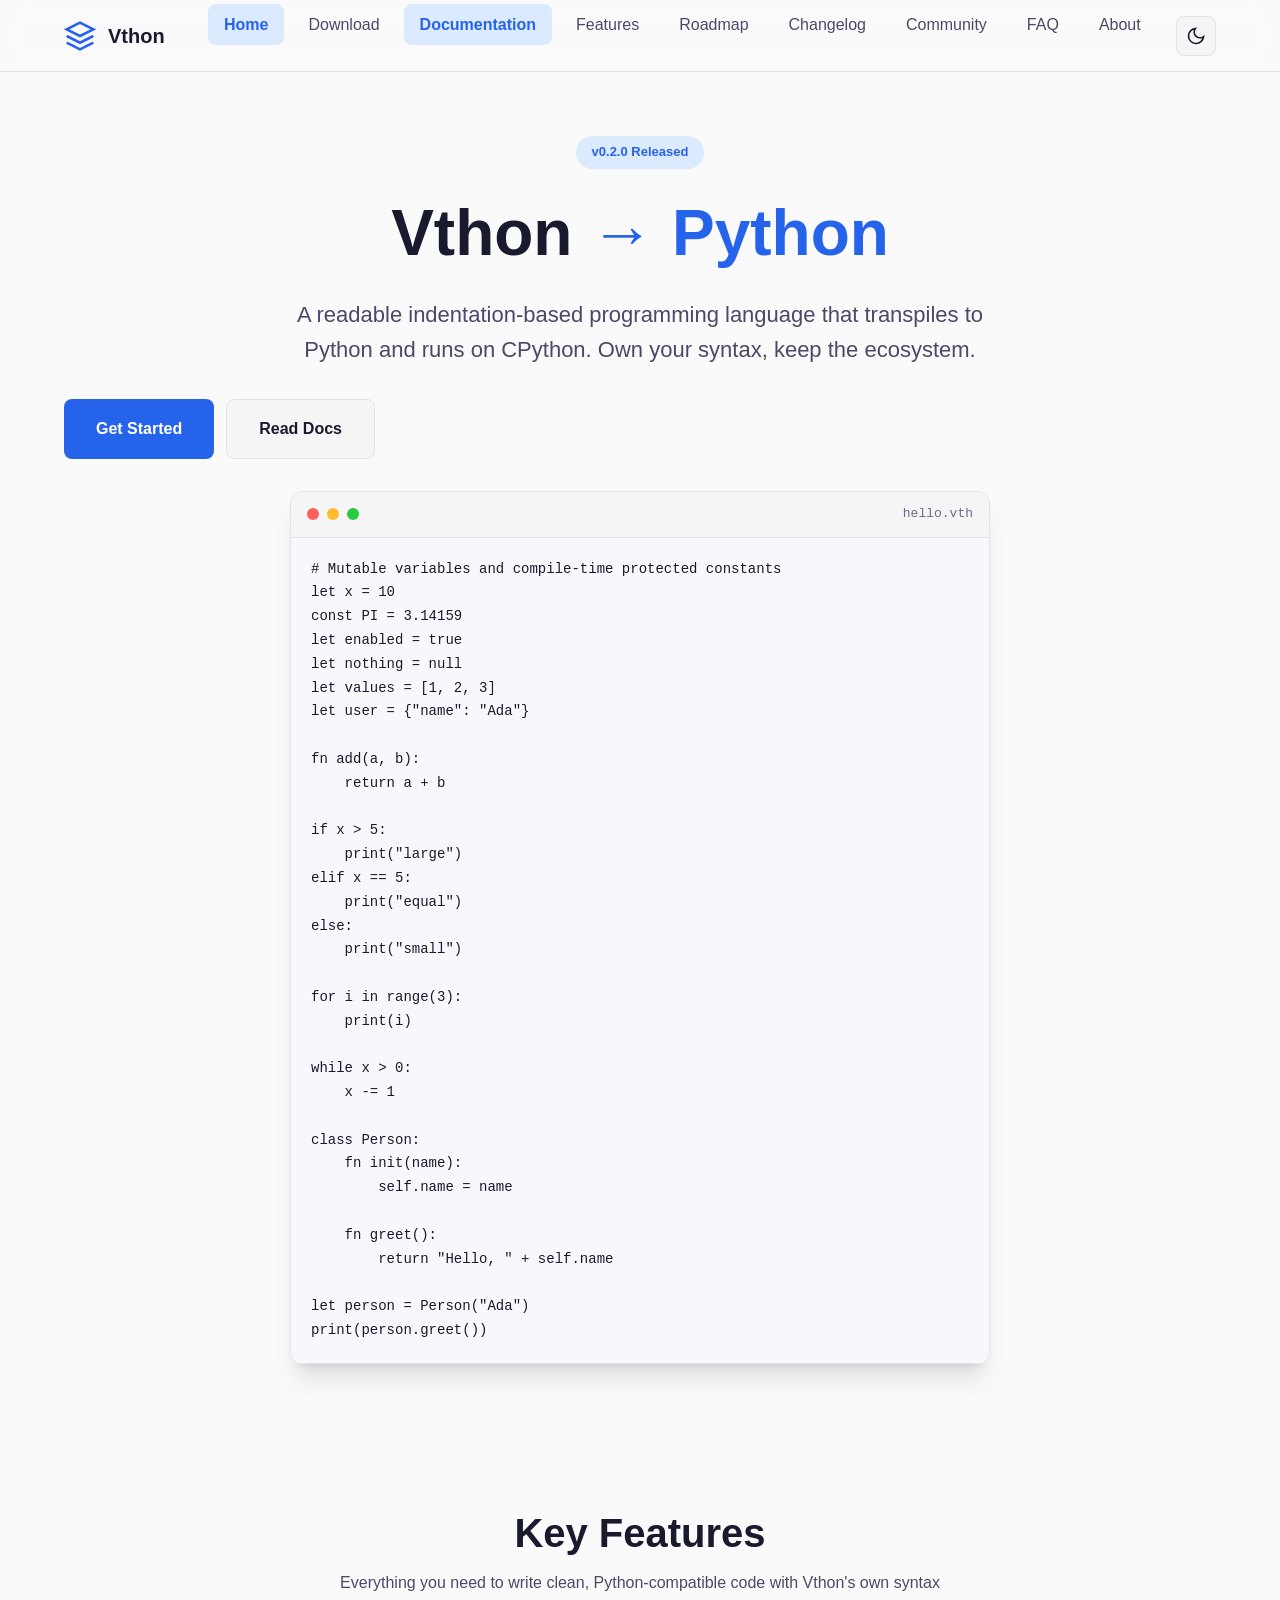
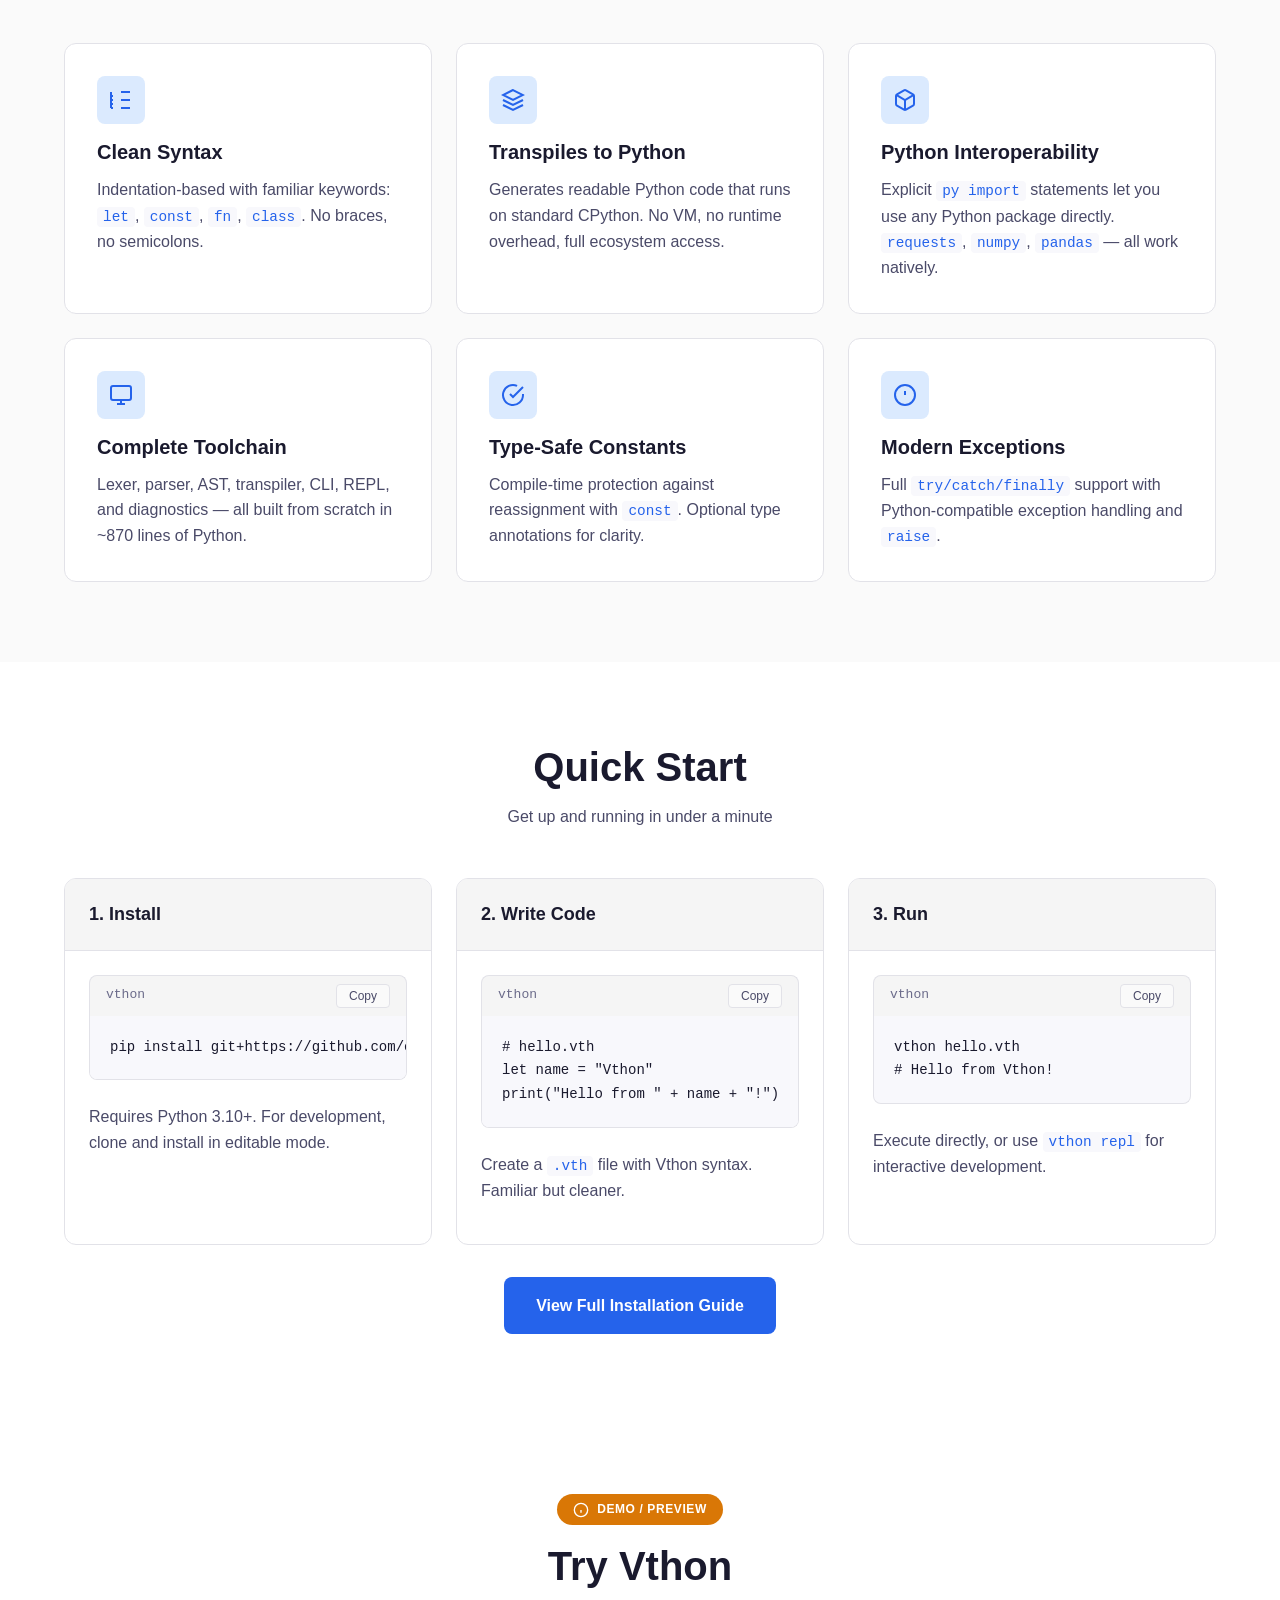
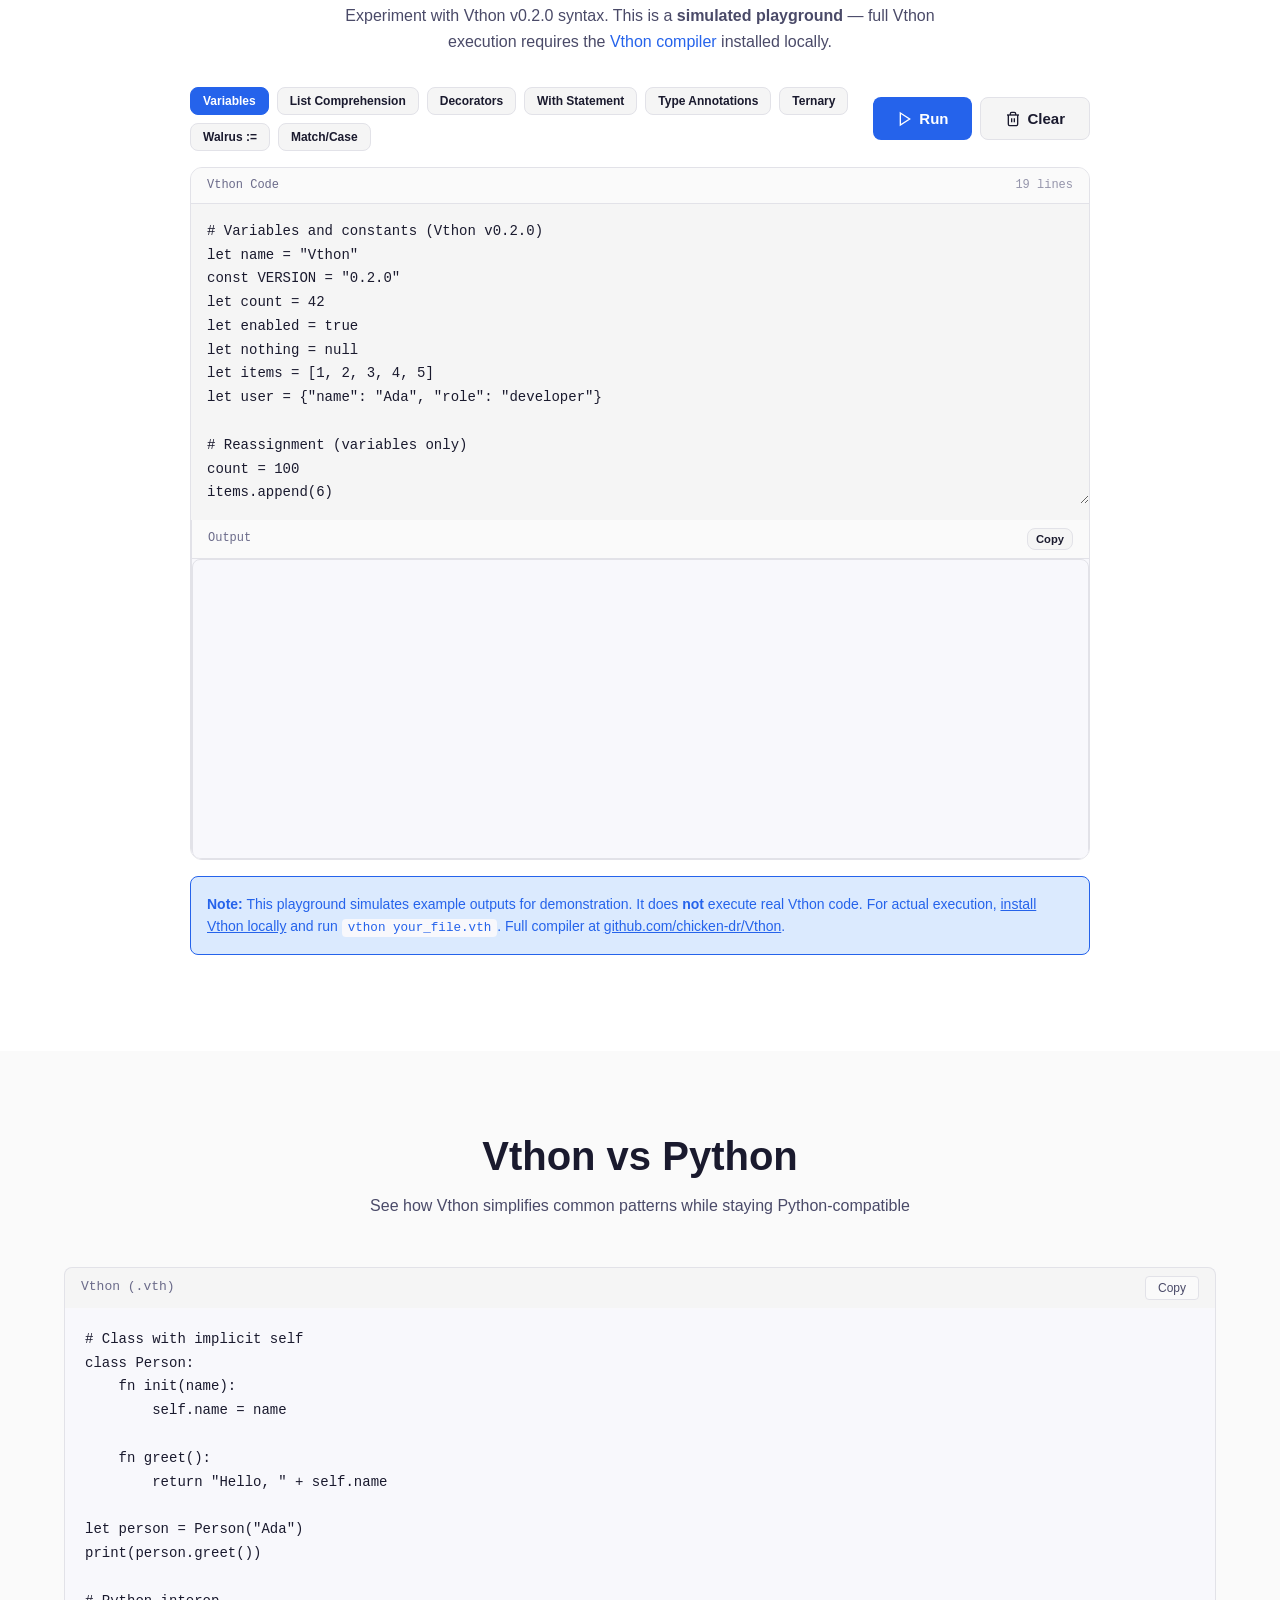
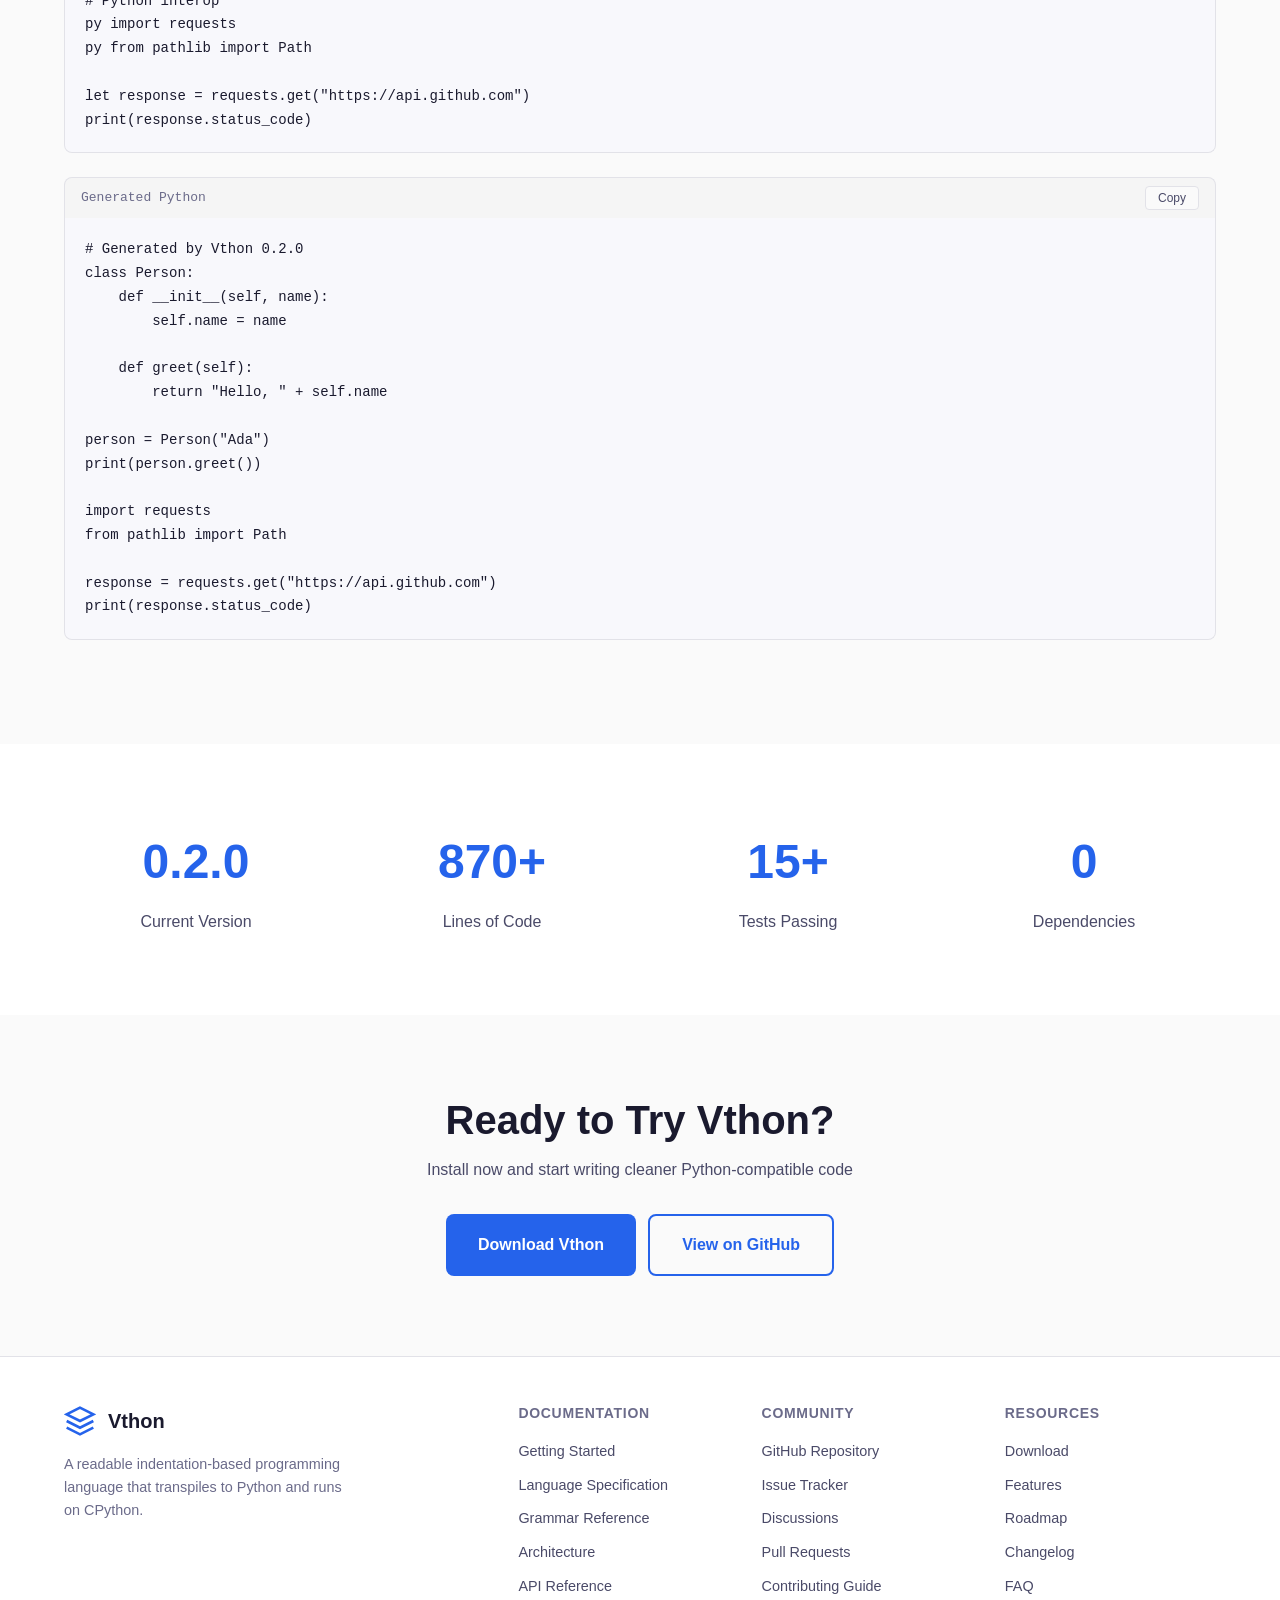
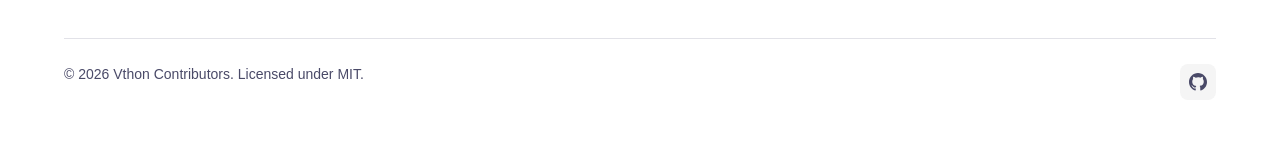
<file: docs/index.html>
<!DOCTYPE html>
<html lang="en" data-theme="light">
<head>
  <meta charset="UTF-8">
  <meta name="viewport" content="width=device-width, initial-scale=1.0">
  <meta name="description" content="Vthon - A readable indentation-based programming language that transpiles to Python and runs on CPython">
  <meta name="theme-color" content="#2563eb">

  <!-- Open Graph / Social -->
  <meta property="og:type" content="website">
  <meta property="og:title" content="Vthon - Transpiled to Python">
  <meta property="og:description" content="A readable indentation-based programming language that transpiles to Python and runs on CPython">
  <meta property="og:image" content="assets/images/og-image.png">
  <meta property="og:url" content="https://chicken-dr.github.io/Vthon/">

  <meta name="twitter:card" content="summary_large_image">
  <meta name="twitter:title" content="Vthon - Transpiled to Python">
  <meta name="twitter:description" content="A readable indentation-based programming language that transpiles to Python">

  <title>Vthon - Transpiled to Python</title>

  <!-- Favicon -->
  <link rel="icon" type="image/svg+xml" href="assets/images/favicon.svg">
  <link rel="apple-touch-icon" href="assets/images/apple-touch-icon.png">

  <!-- Styles -->
  <link rel="stylesheet" href="assets/css/style.css">

  <!-- Preconnect for performance -->
  <link rel="preconnect" href="https://fonts.googleapis.com">
  <link rel="preconnect" href="https://fonts.gstatic.com" crossorigin>
</head>
<body>
  <!-- Header / Navigation -->
  <header class="header" role="banner">
    <nav class="nav" role="navigation" aria-label="Main navigation">
      <a href="index.html" class="nav-brand" aria-label="Vthon Home">
        <svg viewBox="0 0 24 24" fill="none" stroke="currentColor" stroke-width="2" aria-hidden="true">
          <path d="M12 2L2 7l10 5 10-5-10-5zM2 17l10 5 10-5M2 12l10 5 10-5"/>
        </svg>
        <span>Vthon</span>
      </a>

      <button class="nav-toggle" id="nav-toggle" aria-expanded="false" aria-label="Open menu" aria-controls="nav-menu">
        <svg viewBox="0 0 24 24" fill="none" stroke="currentColor" stroke-width="2" aria-hidden="true">
          <line x1="3" y1="6" x2="21" y2="6"></line>
          <line x1="3" y1="12" x2="21" y2="12"></line>
          <line x1="3" y1="18" x2="21" y2="18"></line>
        </svg>
      </button>

      <ul class="nav-menu" id="nav-menu" role="menubar">
        <li role="none"><a href="index.html" class="nav-link active" role="menuitem">Home</a></li>
        <li role="none"><a href="download.html" class="nav-link" role="menuitem">Download</a></li>
        <li role="none"><a href="documentation/index.html" class="nav-link" role="menuitem">Documentation</a></li>
        <li role="none"><a href="features.html" class="nav-link" role="menuitem">Features</a></li>
        <li role="none"><a href="roadmap.html" class="nav-link" role="menuitem">Roadmap</a></li>
        <li role="none"><a href="changelog.html" class="nav-link" role="menuitem">Changelog</a></li>
        <li role="none"><a href="community.html" class="nav-link" role="menuitem">Community</a></li>
        <li role="none"><a href="faq.html" class="nav-link" role="menuitem">FAQ</a></li>
        <li role="none"><a href="about.html" class="nav-link" role="menuitem">About</a></li>
      </ul>

      <button class="theme-toggle" id="theme-toggle" aria-label="Toggle dark mode" title="Toggle theme">
        <svg class="moon-icon" viewBox="0 0 24 24" fill="none" stroke="currentColor" stroke-width="2" aria-hidden="true">
          <path d="M21 12.79A9 9 0 1 1 11.21 3 7 7 0 0 0 21 12.79z"></path>
        </svg>
        <svg class="sun-icon" viewBox="0 0 24 24" fill="none" stroke="currentColor" stroke-width="2" aria-hidden="true">
          <circle cx="12" cy="12" r="5"></circle>
          <line x1="12" y1="1" x2="12" y2="3"></line>
          <line x1="12" y1="21" x2="12" y2="23"></line>
          <line x1="4.22" y1="4.22" x2="5.64" y2="5.64"></line>
          <line x1="18.36" y1="18.36" x2="19.78" y2="19.78"></line>
          <line x1="1" y1="12" x2="3" y2="12"></line>
          <line x1="21" y1="12" x2="23" y2="12"></line>
          <line x1="4.22" y1="19.78" x2="5.64" y2="18.36"></line>
          <line x1="18.36" y1="5.64" x2="19.78" y2="4.22"></line>
        </svg>
      </button>
    </nav>
  </header>

  <!-- Skip to main content link for accessibility -->
  <a href="#main-content" class="skip-link" style="position: absolute; top: -100%; left: 50%; transform: translateX(-50%); padding: 1rem; background: var(--color-primary); color: white; z-index: 10000; border-radius: var(--radius-md);">Skip to main content</a>

  <!-- Main Content -->
  <main id="main-content" role="main">
    <!-- Hero Section -->
    <section class="hero" aria-labelledby="hero-title">
      <div class="container">
        <span class="hero-badge animate-fade-in-up">v0.2.0 Released</span>
        <h1 id="hero-title" class="animate-fade-in-up">Vthon <span class="highlight">→ Python</span></h1>
        <p class="animate-fade-in-up delay-1">A readable indentation-based programming language that transpiles to Python and runs on CPython. Own your syntax, keep the ecosystem.</p>
        <div class="btn-group animate-fade-in-up delay-2">
          <a href="download.html" class="btn btn-primary btn-lg">Get Started</a>
          <a href="documentation/index.html" class="btn btn-secondary btn-lg">Read Docs</a>
        </div>

        <div class="hero-code animate-fade-in-up delay-3">
          <div class="hero-code-header">
            <span class="hero-code-dot red"></span>
            <span class="hero-code-dot yellow"></span>
            <span class="hero-code-dot green"></span>
            <span class="hero-code-title">hello.vth</span>
          </div>
          <pre><code># Mutable variables and compile-time protected constants
let x = 10
const PI = 3.14159
let enabled = true
let nothing = null
let values = [1, 2, 3]
let user = {"name": "Ada"}

fn add(a, b):
    return a + b

if x > 5:
    print("large")
elif x == 5:
    print("equal")
else:
    print("small")

for i in range(3):
    print(i)

while x > 0:
    x -= 1

class Person:
    fn init(name):
        self.name = name

    fn greet():
        return "Hello, " + self.name

let person = Person("Ada")
print(person.greet())</code></pre>
        </div>
      </div>
    </section>

    <!-- Key Features -->
    <section class="section" aria-labelledby="features-title">
      <div class="container">
        <header class="text-center" style="margin-bottom: 3rem;">
          <h2 id="features-title" class="animate-fade-in-up">Key Features</h2>
          <p class="animate-fade-in-up delay-1" style="max-width: 600px; margin-left: auto; margin-right: auto;">Everything you need to write clean, Python-compatible code with Vthon's own syntax</p>
        </header>

        <div class="feature-grid">
          <article class="feature-card animate-fade-in-up delay-1">
            <div class="feature-icon">
              <svg viewBox="0 0 24 24" fill="none" stroke="currentColor" stroke-width="2" aria-hidden="true"><path d="M12 20h9M12 12h9M12 4h9M2 4v16M2 12h2M2 8h2M2 16h2M2 20h2"/></svg>
            </div>
            <h3>Clean Syntax</h3>
            <p>Indentation-based with familiar keywords: <code>let</code>, <code>const</code>, <code>fn</code>, <code>class</code>. No braces, no semicolons.</p>
          </article>

          <article class="feature-card animate-fade-in-up delay-2">
            <div class="feature-icon">
              <svg viewBox="0 0 24 24" fill="none" stroke="currentColor" stroke-width="2" aria-hidden="true"><path d="M12 2L2 7l10 5 10-5-10-5zM2 17l10 5 10-5M2 12l10 5 10-5"/></svg>
            </div>
            <h3>Transpiles to Python</h3>
            <p>Generates readable Python code that runs on standard CPython. No VM, no runtime overhead, full ecosystem access.</p>
          </article>

          <article class="feature-card animate-fade-in-up delay-3">
            <div class="feature-icon">
              <svg viewBox="0 0 24 24" fill="none" stroke="currentColor" stroke-width="2" aria-hidden="true"><path d="M21 16V8a2 2 0 0 0-1-1.73l-7-4a2 2 0 0 0-2 0l-7 4A2 2 0 0 0 3 8v8a2 2 0 0 0 1 1.73l7 4a2 2 0 0 0 2 0l7-4A2 2 0 0 0 21 16z"></path><polyline points="3.27 6.96 12 12.01 20.73 6.96"></polyline><line x1="12" y1="22.08" x2="12" y2="12"></line></svg>
            </div>
            <h3>Python Interoperability</h3>
            <p>Explicit <code>py import</code> statements let you use any Python package directly. <code>requests</code>, <code>numpy</code>, <code>pandas</code> — all work natively.</p>
          </article>

          <article class="feature-card animate-fade-in-up delay-4">
            <div class="feature-icon">
              <svg viewBox="0 0 24 24" fill="none" stroke="currentColor" stroke-width="2" aria-hidden="true"><rect x="2" y="3" width="20" height="14" rx="2" ry="2"></rect><line x1="8" y1="21" x2="16" y2="21"></line><line x1="12" y1="17" x2="12" y2="21"></line></svg>
            </div>
            <h3>Complete Toolchain</h3>
            <p>Lexer, parser, AST, transpiler, CLI, REPL, and diagnostics — all built from scratch in ~870 lines of Python.</p>
          </article>

          <article class="feature-card animate-fade-in-up delay-1">
            <div class="feature-icon">
              <svg viewBox="0 0 24 24" fill="none" stroke="currentColor" stroke-width="2" aria-hidden="true"><path d="M22 11.08V12a10 10 0 1 1-5.93-9.14"></path><polyline points="22 4 12 14.01 9 11.01"></polyline></svg>
            </div>
            <h3>Type-Safe Constants</h3>
            <p>Compile-time protection against reassignment with <code>const</code>. Optional type annotations for clarity.</p>
          </article>

          <article class="feature-card animate-fade-in-up delay-2">
            <div class="feature-icon">
              <svg viewBox="0 0 24 24" fill="none" stroke="currentColor" stroke-width="2" aria-hidden="true"><circle cx="12" cy="12" r="10"></circle><line x1="12" y1="8" x2="12" y2="12"></line><line x1="12" y1="16" x2="12.01" y2="16"></line></svg>
            </div>
            <h3>Modern Exceptions</h3>
            <p>Full <code>try/catch/finally</code> support with Python-compatible exception handling and <code>raise</code>.</p>
          </article>
        </div>
      </div>
    </section>

    <!-- Quick Start -->
    <section class="section" style="background-color: var(--color-bg-secondary);" aria-labelledby="quickstart-title">
      <div class="container">
        <header class="text-center" style="margin-bottom: 3rem;">
          <h2 id="quickstart-title">Quick Start</h2>
          <p style="max-width: 600px; margin-left: auto; margin-right: auto;">Get up and running in under a minute</p>
        </header>

        <div class="card-grid">
          <article class="card animate-fade-in-up">
            <div class="card-header">
              <h3>1. Install</h3>
            </div>
            <div class="card-body">
              <div class="code-block">
                <pre><code>pip install git+https://github.com/chicken-dr/Vthon.git</code></pre>
              </div>
              <p>Requires Python 3.10+. For development, clone and install in editable mode.</p>
            </div>
          </article>

          <article class="card animate-fade-in-up delay-1">
            <div class="card-header">
              <h3>2. Write Code</h3>
            </div>
            <div class="card-body">
              <div class="code-block">
                <pre><code># hello.vth
let name = "Vthon"
print("Hello from " + name + "!")</code></pre>
              </div>
              <p>Create a <code>.vth</code> file with Vthon syntax. Familiar but cleaner.</p>
            </div>
          </article>

          <article class="card animate-fade-in-up delay-2">
            <div class="card-header">
              <h3>3. Run</h3>
            </div>
            <div class="card-body">
              <div class="code-block">
                <pre><code>vthon hello.vth
# Hello from Vthon!</code></pre>
              </div>
              <p>Execute directly, or use <code>vthon repl</code> for interactive development.</p>
            </div>
          </article>
        </div>

        <div class="text-center mt-4">
          <a href="download.html" class="btn btn-primary btn-lg">View Full Installation Guide</a>
        </div>
      </div>
    </section>

    <!-- Try Vthon Playground -->
    <section class="section" style="background-color: var(--color-bg-secondary);" aria-labelledby="playground-title">
      <div class="container">
        <header class="text-center" style="margin-bottom: 2rem;">
          <div style="display: inline-flex; align-items: center; gap: 0.5rem; padding: 0.375rem 1rem; background-color: var(--color-warning); color: #fff; border-radius: 9999px; font-size: 0.75rem; font-weight: 600; text-transform: uppercase; letter-spacing: 0.05em; margin-bottom: 1rem;">
            <svg viewBox="0 0 24 24" fill="none" stroke="currentColor" stroke-width="2" width="16" height="16" aria-hidden="true"><circle cx="12" cy="12" r="10"></circle><line x1="12" y1="16" x2="12" y2="12"></line><line x1="12" y1="8" x2="12.01" y2="8"></line></svg>
            Demo / Preview
          </div>
          <h2 id="playground-title" class="animate-fade-in-up">Try Vthon</h2>
          <p class="animate-fade-in-up delay-1" style="max-width: 600px; margin: 0 auto 1.5rem;">Experiment with Vthon v0.2.0 syntax. This is a <strong>simulated playground</strong> — full Vthon execution requires the <a href="download.html">Vthon compiler</a> installed locally.</p>
        </header>

        <div class="playground" style="max-width: 900px; margin: 0 auto;">
          <div class="playground-toolbar" style="display: flex; flex-wrap: wrap; gap: 0.5rem; margin-bottom: 1rem; align-items: center;">
            <div class="playground-examples" style="display: flex; flex-wrap: wrap; gap: 0.5rem; flex: 1;">
              <button type="button" class="btn btn-secondary btn-sm example-btn" data-example="variables" style="font-size: 0.75rem; padding: 0.375rem 0.75rem;">Variables</button>
              <button type="button" class="btn btn-secondary btn-sm example-btn" data-example="list-comprehension" style="font-size: 0.75rem; padding: 0.375rem 0.75rem;">List Comprehension</button>
              <button type="button" class="btn btn-secondary btn-sm example-btn" data-example="decorators" style="font-size: 0.75rem; padding: 0.375rem 0.75rem;">Decorators</button>
              <button type="button" class="btn btn-secondary btn-sm example-btn" data-example="with-statement" style="font-size: 0.75rem; padding: 0.375rem 0.75rem;">With Statement</button>
              <button type="button" class="btn btn-secondary btn-sm example-btn" data-example="type-annotations" style="font-size: 0.75rem; padding: 0.375rem 0.75rem;">Type Annotations</button>
              <button type="button" class="btn btn-secondary btn-sm example-btn" data-example="ternary" style="font-size: 0.75rem; padding: 0.375rem 0.75rem;">Ternary</button>
              <button type="button" class="btn btn-secondary btn-sm example-btn" data-example="walrus" style="font-size: 0.75rem; padding: 0.375rem 0.75rem;">Walrus :=</button>
              <button type="button" class="btn btn-secondary btn-sm example-btn" data-example="match-case" style="font-size: 0.75rem; padding: 0.375rem 0.75rem;">Match/Case</button>
            </div>
            <div class="playground-actions" style="display: flex; gap: 0.5rem;">
              <button type="button" class="btn btn-primary" id="playground-run" style="display: flex; align-items: center; gap: 0.375rem;">
                <svg viewBox="0 0 24 24" fill="none" stroke="currentColor" stroke-width="2" width="16" height="16" aria-hidden="true"><polygon points="5 3 19 12 5 21 5 3"></polygon></svg>
                Run
              </button>
              <button type="button" class="btn btn-secondary" id="playground-clear" style="display: flex; align-items: center; gap: 0.375rem;">
                <svg viewBox="0 0 24 24" fill="none" stroke="currentColor" stroke-width="2" width="16" height="16" aria-hidden="true"><polyline points="3 6 5 6 21 6"></polyline><path d="M19 6v14a2 2 0 0 1-2 2H7a2 2 0 0 1-2-2V6m3 0V4a2 2 0 0 1 2-2h4a2 2 0 0 1 2 2v2"></path><line x1="10" y1="11" x2="10" y2="17"></line><line x1="14" y1="11" x2="14" y2="17"></line></svg>
                Clear
              </button>
            </div>
          </div>

          <div class="playground-editor-container" style="display: grid; grid-template-columns: 1fr; gap: 1rem; border: 1px solid var(--color-border); border-radius: var(--radius-lg); overflow: hidden; background-color: var(--color-bg-tertiary);">
            <div class="playground-editor-pane" style="display: flex; flex-direction: column;">
              <div class="playground-pane-header" style="display: flex; align-items: center; justify-content: space-between; padding: 0.5rem 1rem; background-color: var(--color-bg); border-bottom: 1px solid var(--color-border); font-family: var(--font-mono); font-size: 0.75rem; color: var(--color-text-muted);">
                <span>Vthon Code</span>
                <span id="playground-line-count" style="opacity: 0.7;">1 line</span>
              </div>
              <textarea id="playground-editor" class="playground-editor" spellcheck="false" style="flex: 1; min-height: 300px; max-height: 500px; padding: 1rem; border: none; background: transparent; color: var(--color-code-text); font-family: var(--font-mono); font-size: 0.875rem; line-height: 1.7; resize: vertical; outline: none; tab-size: 4;" aria-label="Vthon code editor" placeholder="# Write Vthon code here...&#10;let x = 10&#10;print(x)"></textarea>
            </div>
            <div class="playground-output-pane" style="display: flex; flex-direction: column; border-left: 1px solid var(--color-border); background-color: var(--color-code-bg);">
              <div class="playground-pane-header" style="display: flex; align-items: center; justify-content: space-between; padding: 0.5rem 1rem; background-color: var(--color-bg); border-bottom: 1px solid var(--color-border); font-family: var(--font-mono); font-size: 0.75rem; color: var(--color-text-muted);">
                <span>Output</span>
                <button type="button" id="playground-copy-output" class="btn btn-secondary btn-sm" style="padding: 0.25rem 0.5rem; font-size: 0.7rem;">Copy</button>
              </div>
              <pre id="playground-output" class="playground-output" style="flex: 1; margin: 0; padding: 1rem; overflow: auto; font-family: var(--font-mono); font-size: 0.8125rem; line-height: 1.6; color: var(--color-code-text); min-height: 300px;" aria-live="polite"></pre>
            </div>
          </div>

          <p class="playground-notice" style="margin-top: 1rem; padding: 1rem; background-color: var(--color-primary-light); border: 1px solid var(--color-primary); border-radius: var(--radius-md); color: var(--color-primary); font-size: 0.875rem;">
            <strong>Note:</strong> This playground simulates example outputs for demonstration. It does <strong>not</strong> execute real Vthon code. For actual execution, <a href="download.html" style="text-decoration: underline;">install Vthon locally</a> and run <code>vthon your_file.vth</code>. Full compiler at <a href="https://github.com/chicken-dr/Vthon" target="_blank" rel="noopener" style="text-decoration: underline;">github.com/chicken-dr/Vthon</a>.
          </p>
        </div>
      </div>
    </section>

    <!-- Code Comparison -->
    <section class="section" aria-labelledby="comparison-title">
      <div class="container">
        <header class="text-center" style="margin-bottom: 3rem;">
          <h2 id="comparison-title">Vthon vs Python</h2>
          <p style="max-width: 600px; margin-left: auto; margin-right: auto;">See how Vthon simplifies common patterns while staying Python-compatible</p>
        </header>

        <div class="code-block">
          <div class="code-block-header">
            <span>Vthon (.vth)</span>
          </div>
          <pre><code># Class with implicit self
class Person:
    fn init(name):
        self.name = name

    fn greet():
        return "Hello, " + self.name

let person = Person("Ada")
print(person.greet())

# Python interop
py import requests
py from pathlib import Path

let response = requests.get("https://api.github.com")
print(response.status_code)</code></pre>
        </div>

        <div class="code-block">
          <div class="code-block-header">
            <span>Generated Python</span>
          </div>
          <pre><code># Generated by Vthon 0.2.0
class Person:
    def __init__(self, name):
        self.name = name

    def greet(self):
        return "Hello, " + self.name

person = Person("Ada")
print(person.greet())

import requests
from pathlib import Path

response = requests.get("https://api.github.com")
print(response.status_code)</code></pre>
        </div>
      </div>
    </section>

    <!-- Stats / Status -->
    <section class="section" style="background-color: var(--color-bg-secondary);" aria-labelledby="status-title">
      <div class="container">
        <div style="display: grid; grid-template-columns: repeat(auto-fit, minmax(200px, 1fr)); gap: 2rem; text-align: center;">
          <div class="animate-fade-in-up">
            <div style="font-size: 3rem; font-weight: 700; color: var(--color-primary); margin-bottom: 0.5rem;">0.2.0</div>
            <div style="color: var(--color-text-secondary);">Current Version</div>
          </div>
          <div class="animate-fade-in-up delay-1">
            <div style="font-size: 3rem; font-weight: 700; color: var(--color-primary); margin-bottom: 0.5rem;">870+</div>
            <div style="color: var(--color-text-secondary);">Lines of Code</div>
          </div>
          <div class="animate-fade-in-up delay-2">
            <div style="font-size: 3rem; font-weight: 700; color: var(--color-primary); margin-bottom: 0.5rem;">15+</div>
            <div style="color: var(--color-text-secondary);">Tests Passing</div>
          </div>
          <div class="animate-fade-in-up delay-3">
            <div style="font-size: 3rem; font-weight: 700; color: var(--color-primary); margin-bottom: 0.5rem;">0</div>
            <div style="color: var(--color-text-secondary);">Dependencies</div>
          </div>
        </div>
      </div>
    </section>

    <!-- CTA -->
    <section class="section text-center" aria-labelledby="cta-title">
      <div class="container">
        <h2 id="cta-title" class="animate-fade-in-up">Ready to Try Vthon?</h2>
        <p class="animate-fade-in-up delay-1" style="max-width: 600px; margin: 0 auto 2rem;">Install now and start writing cleaner Python-compatible code</p>
        <div class="btn-group animate-fade-in-up delay-2" style="justify-content: center;">
          <a href="download.html" class="btn btn-primary btn-lg">Download Vthon</a>
          <a href="https://github.com/chicken-dr/Vthon" target="_blank" rel="noopener" class="btn btn-outline btn-lg">View on GitHub</a>
        </div>
      </div>
    </section>
  </main>

  <!-- Footer -->
  <footer class="footer" role="contentinfo">
    <div class="container">
      <div class="footer-grid">
        <div class="footer-brand">
          <a href="index.html" class="nav-brand" aria-label="Vthon Home">
            <svg viewBox="0 0 24 24" fill="none" stroke="currentColor" stroke-width="2" aria-hidden="true">
              <path d="M12 2L2 7l10 5 10-5-10-5zM2 17l10 5 10-5M2 12l10 5 10-5"/>
            </svg>
            <span>Vthon</span>
          </a>
          <p>A readable indentation-based programming language that transpiles to Python and runs on CPython.</p>
        </div>

        <nav class="footer-links" aria-label="Documentation">
          <h4>Documentation</h4>
          <ul>
            <li><a href="documentation/index.html">Getting Started</a></li>
            <li><a href="documentation/language-spec.html">Language Specification</a></li>
            <li><a href="documentation/grammar.html">Grammar Reference</a></li>
            <li><a href="documentation/architecture.html">Architecture</a></li>
            <li><a href="documentation/api.html">API Reference</a></li>
          </ul>
        </nav>

        <nav class="footer-links" aria-label="Community">
          <h4>Community</h4>
          <ul>
            <li><a href="https://github.com/chicken-dr/Vthon" target="_blank" rel="noopener">GitHub Repository</a></li>
            <li><a href="https://github.com/chicken-dr/Vthon/issues" target="_blank" rel="noopener">Issue Tracker</a></li>
            <li><a href="https://github.com/chicken-dr/Vthon/discussions" target="_blank" rel="noopener">Discussions</a></li>
            <li><a href="https://github.com/chicken-dr/Vthon/pulls" target="_blank" rel="noopener">Pull Requests</a></li>
            <li><a href="community.html">Contributing Guide</a></li>
          </ul>
        </nav>

        <nav class="footer-links" aria-label="Resources">
          <h4>Resources</h4>
          <ul>
            <li><a href="download.html">Download</a></li>
            <li><a href="features.html">Features</a></li>
            <li><a href="roadmap.html">Roadmap</a></li>
            <li><a href="changelog.html">Changelog</a></li>
            <li><a href="faq.html">FAQ</a></li>
          </ul>
        </nav>
      </div>

      <div class="footer-bottom">
        <p>&copy; 2026 Vthon Contributors. Licensed under MIT.</p>
        <div class="footer-social">
          <a href="https://github.com/chicken-dr/Vthon" target="_blank" rel="noopener" aria-label="GitHub">
            <svg viewBox="0 0 24 24" fill="currentColor" aria-hidden="true"><path d="M12 0C5.374 0 0 5.373 0 12c0 5.302 3.438 9.8 8.207 11.387.599.111.793-.261.793-.577v-2.234c-3.338.726-4.033-1.416-4.033-1.416-.546-1.387-1.333-1.756-1.333-1.756-1.089-.745.083-.729.083-.729 1.205.084 1.839 1.237 1.839 1.237 1.07 1.834 2.807 1.304 3.492.997.107-.775.418-1.305.762-1.604-2.665-.305-5.467-1.334-5.467-5.931 0-1.311.469-2.381 1.236-3.221-.124-.303-.535-1.524.117-3.176 0 0 1.008-.322 3.301 1.23A11.509 11.509 0 0112 5.803c1.02.005 2.047.138 3.006.404 2.291-1.552 3.297-1.23 3.297-1.23.653 1.653.242 2.874.118 3.176.77.84 1.235 1.911 1.235 3.221 0 4.609-2.807 5.624-5.479 5.921.43.372.823 1.102.823 2.222v3.293c0 .319.192.694.801.576C20.566 21.797 24 17.3 24 12c0-6.627-5.373-12-12-12z"/></svg>
          </a>
        </div>
      </div>
    </div>
  </footer>

  <!-- Scroll to Top Button -->
  <button class="scroll-top" id="scroll-top" aria-label="Scroll to top" title="Scroll to top">
    <svg viewBox="0 0 24 24" fill="none" stroke="currentColor" stroke-width="2" aria-hidden="true" width="20" height="20">
      <path d="M18 15l-6-6-6 6"/>
    </svg>
  </button>

  <!-- Scripts -->
  <script src="assets/js/main.js"></script>
</body>
</html>
</file>
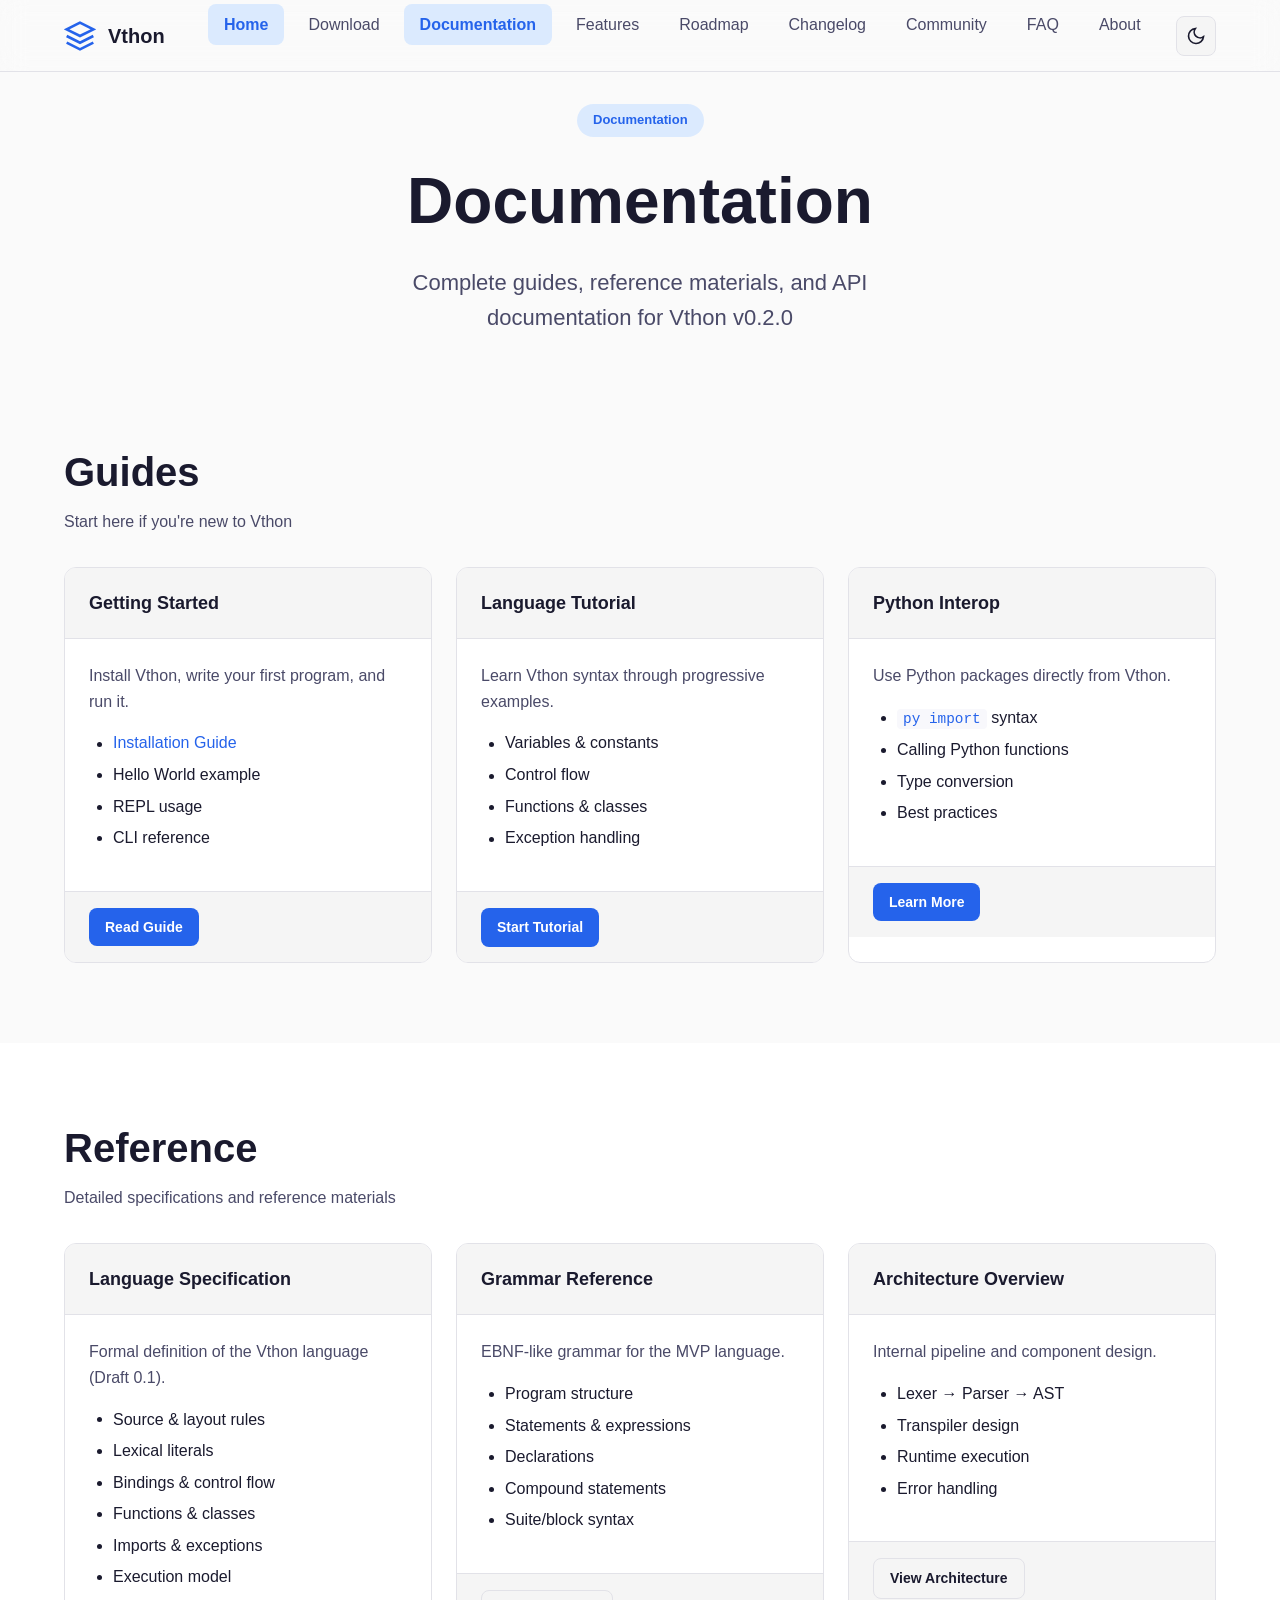
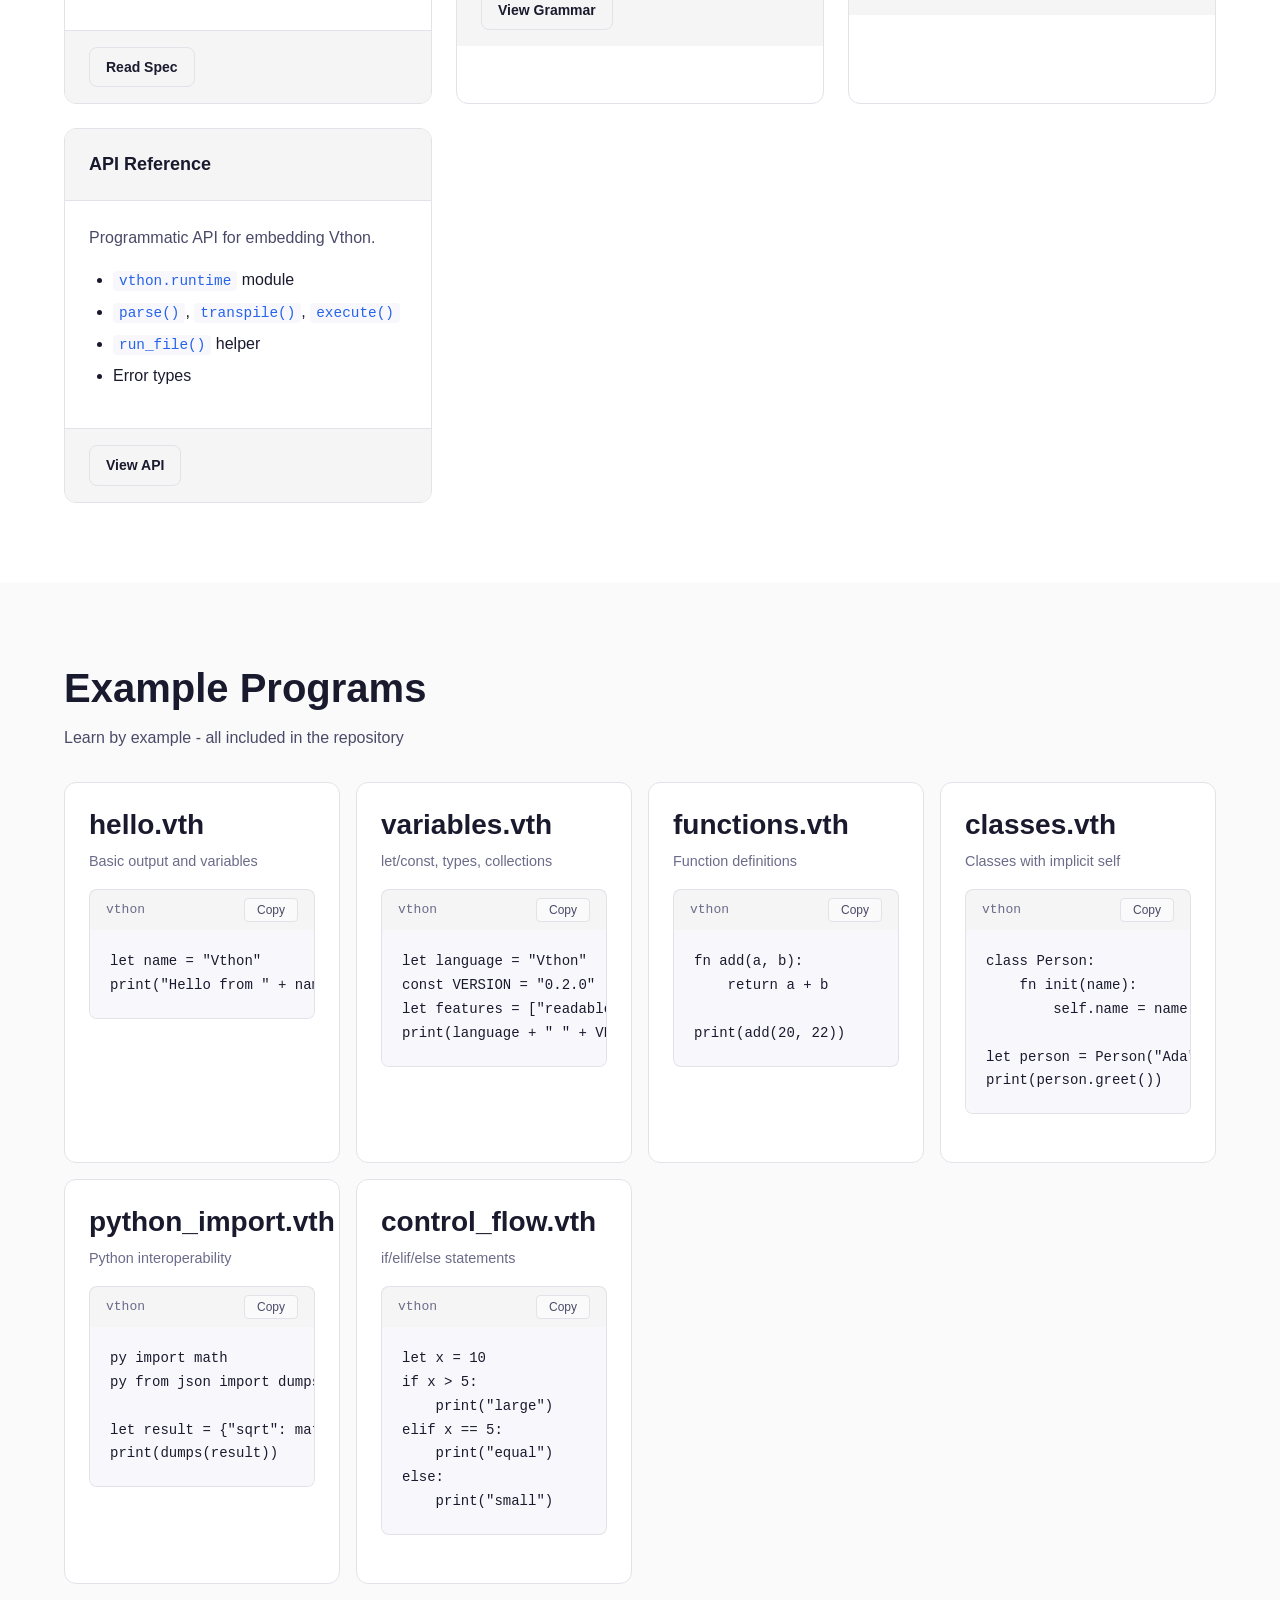
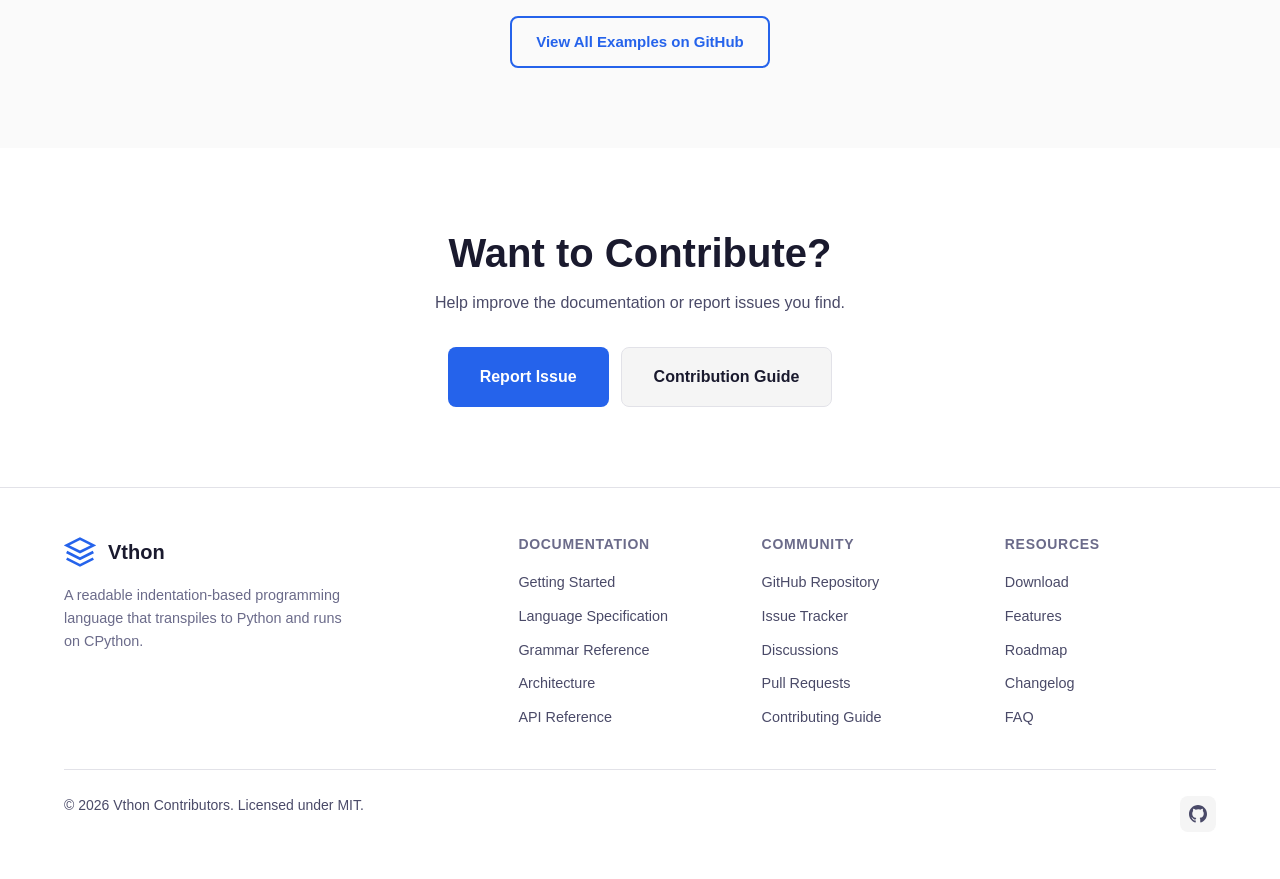
<file: docs/documentation/index.html>
<!DOCTYPE html>
<html lang="en" data-theme="light">
<head>
  <meta charset="UTF-8">
  <meta name="viewport" content="width=device-width, initial-scale=1.0">
  <meta name="description" content="Vthon Documentation - Getting started, language specification, grammar reference, architecture, and API">
  <meta name="theme-color" content="#2563eb">

  <meta property="og:type" content="website">
  <meta property="og:title" content="Vthon Documentation">
  <meta property="og:description" content="Complete documentation for Vthon - a readable indentation-based language that transpiles to Python">
  <meta property="og:image" content="../assets/images/og-image.png">
  <meta property="og:url" content="https://chicken-dr.github.io/Vthon/documentation/">

  <meta name="twitter:card" content="summary_large_image">
  <meta name="twitter:title" content="Vthon Documentation">
  <meta name="twitter:description" content="Complete documentation for Vthon">

  <title>Documentation - Vthon</title>

  <link rel="icon" type="image/svg+xml" href="../assets/images/favicon.svg">
  <link rel="apple-touch-icon" href="../assets/images/apple-touch-icon.png">
  <link rel="stylesheet" href="../assets/css/style.css">
  <link rel="preconnect" href="https://fonts.googleapis.com">
  <link rel="preconnect" href="https://fonts.gstatic.com" crossorigin>
</head>
<body>
  <header class="header" role="banner">
    <nav class="nav" role="navigation" aria-label="Main navigation">
      <a href="../index.html" class="nav-brand" aria-label="Vthon Home">
        <svg viewBox="0 0 24 24" fill="none" stroke="currentColor" stroke-width="2" aria-hidden="true">
          <path d="M12 2L2 7l10 5 10-5-10-5zM2 17l10 5 10-5M2 12l10 5 10-5"/>
        </svg>
        <span>Vthon</span>
      </a>

      <button class="nav-toggle" id="nav-toggle" aria-expanded="false" aria-label="Open menu" aria-controls="nav-menu">
        <svg viewBox="0 0 24 24" fill="none" stroke="currentColor" stroke-width="2" aria-hidden="true">
          <line x1="3" y1="6" x2="21" y2="6"></line>
          <line x1="3" y1="12" x2="21" y2="12"></line>
          <line x1="3" y1="18" x2="21" y2="18"></line>
        </svg>
      </button>

      <ul class="nav-menu" id="nav-menu" role="menubar">
        <li role="none"><a href="../index.html" class="nav-link" role="menuitem">Home</a></li>
        <li role="none"><a href="../download.html" class="nav-link" role="menuitem">Download</a></li>
        <li role="none"><a href="index.html" class="nav-link active" role="menuitem">Documentation</a></li>
        <li role="none"><a href="../features.html" class="nav-link" role="menuitem">Features</a></li>
        <li role="none"><a href="../roadmap.html" class="nav-link" role="menuitem">Roadmap</a></li>
        <li role="none"><a href="../changelog.html" class="nav-link" role="menuitem">Changelog</a></li>
        <li role="none"><a href="../community.html" class="nav-link" role="menuitem">Community</a></li>
        <li role="none"><a href="../faq.html" class="nav-link" role="menuitem">FAQ</a></li>
        <li role="none"><a href="../about.html" class="nav-link" role="menuitem">About</a></li>
      </ul>

      <button class="theme-toggle" id="theme-toggle" aria-label="Toggle dark mode" title="Toggle theme">
        <svg class="moon-icon" viewBox="0 0 24 24" fill="none" stroke="currentColor" stroke-width="2" aria-hidden="true">
          <path d="M21 12.79A9 9 0 1 1 11.21 3 7 7 0 0 0 21 12.79z"></path>
        </svg>
        <svg class="sun-icon" viewBox="0 0 24 24" fill="none" stroke="currentColor" stroke-width="2" aria-hidden="true">
          <circle cx="12" cy="12" r="5"></circle>
          <line x1="12" y1="1" x2="12" y2="3"></line>
          <line x1="12" y1="21" x2="12" y2="23"></line>
          <line x1="4.22" y1="4.22" x2="5.64" y2="5.64"></line>
          <line x1="18.36" y1="18.36" x2="19.78" y2="19.78"></line>
          <line x1="1" y1="12" x2="3" y2="12"></line>
          <line x1="21" y1="12" x2="23" y2="12"></line>
          <line x1="4.22" y1="19.78" x2="5.64" y2="18.36"></line>
          <line x1="18.36" y1="5.64" x2="19.78" y2="4.22"></line>
        </svg>
      </button>
    </nav>
  </header>

  <a href="#main-content" class="skip-link" style="position: absolute; top: -100%; left: 50%; transform: translateX(-50%); padding: 1rem; background: var(--color-primary); color: white; z-index: 10000; border-radius: var(--radius-md);">Skip to main content</a>

  <main id="main-content" role="main">
    <section class="hero" style="padding-top: calc(var(--header-height) + 2rem); padding-bottom: 2rem;" aria-labelledby="doc-title">
      <div class="container">
        <span class="hero-badge animate-fade-in-up">Documentation</span>
        <h1 id="doc-title" class="animate-fade-in-up">Documentation</h1>
        <p class="animate-fade-in-up delay-1" style="max-width: 600px; margin: 0 auto;">Complete guides, reference materials, and API documentation for Vthon v0.2.0</p>
      </div>
    </section>

    <section class="section" aria-labelledby="guides-title">
      <div class="container">
        <header style="margin-bottom: 2rem;">
          <h2 id="guides-title">Guides</h2>
          <p>Start here if you're new to Vthon</p>
        </header>

        <div class="card-grid">
          <article class="card animate-fade-in-up">
            <div class="card-header">
              <h3>Getting Started</h3>
            </div>
            <div class="card-body">
              <p>Install Vthon, write your first program, and run it.</p>
              <ul>
                <li><a href="../download.html">Installation Guide</a></li>
                <li>Hello World example</li>
                <li>REPL usage</li>
                <li>CLI reference</li>
              </ul>
            </div>
            <div class="card-footer">
              <a href="../download.html" class="btn btn-primary btn-sm">Read Guide</a>
            </div>
          </article>

          <article class="card animate-fade-in-up delay-1">
            <div class="card-header">
              <h3>Language Tutorial</h3>
            </div>
            <div class="card-body">
              <p>Learn Vthon syntax through progressive examples.</p>
              <ul>
                <li>Variables & constants</li>
                <li>Control flow</li>
                <li>Functions & classes</li>
                <li>Exception handling</li>
              </ul>
            </div>
            <div class="card-footer">
              <a href="language-spec.html" class="btn btn-primary btn-sm">Start Tutorial</a>
            </div>
          </article>

          <article class="card animate-fade-in-up delay-2">
            <div class="card-header">
              <h3>Python Interop</h3>
            </div>
            <div class="card-body">
              <p>Use Python packages directly from Vthon.</p>
              <ul>
                <li><code>py import</code> syntax</li>
                <li>Calling Python functions</li>
                <li>Type conversion</li>
                <li>Best practices</li>
              </ul>
            </div>
            <div class="card-footer">
              <a href="language-spec.html#interoperability" class="btn btn-primary btn-sm">Learn More</a>
            </div>
          </article>
        </div>
      </div>
    </section>

    <section class="section" style="background-color: var(--color-bg-secondary);" aria-labelledby="reference-title">
      <div class="container">
        <header style="margin-bottom: 2rem;">
          <h2 id="reference-title">Reference</h2>
          <p>Detailed specifications and reference materials</p>
        </header>

        <div class="card-grid">
          <article class="card animate-fade-in-up">
            <div class="card-header">
              <h3>Language Specification</h3>
            </div>
            <div class="card-body">
              <p>Formal definition of the Vthon language (Draft 0.1).</p>
              <ul>
                <li>Source & layout rules</li>
                <li>Lexical literals</li>
                <li>Bindings & control flow</li>
                <li>Functions & classes</li>
                <li>Imports & exceptions</li>
                <li>Execution model</li>
              </ul>
            </div>
            <div class="card-footer">
              <a href="language-spec.html" class="btn btn-secondary btn-sm">Read Spec</a>
            </div>
          </article>

          <article class="card animate-fade-in-up delay-1">
            <div class="card-header">
              <h3>Grammar Reference</h3>
            </div>
            <div class="card-body">
              <p>EBNF-like grammar for the MVP language.</p>
              <ul>
                <li>Program structure</li>
                <li>Statements & expressions</li>
                <li>Declarations</li>
                <li>Compound statements</li>
                <li>Suite/block syntax</li>
              </ul>
            </div>
            <div class="card-footer">
              <a href="grammar.html" class="btn btn-secondary btn-sm">View Grammar</a>
            </div>
          </article>

          <article class="card animate-fade-in-up delay-2">
            <div class="card-header">
              <h3>Architecture Overview</h3>
            </div>
            <div class="card-body">
              <p>Internal pipeline and component design.</p>
              <ul>
                <li>Lexer → Parser → AST</li>
                <li>Transpiler design</li>
                <li>Runtime execution</li>
                <li>Error handling</li>
              </ul>
            </div>
            <div class="card-footer">
              <a href="architecture.html" class="btn btn-secondary btn-sm">View Architecture</a>
            </div>
          </article>

          <article class="card animate-fade-in-up delay-3">
            <div class="card-header">
              <h3>API Reference</h3>
            </div>
            <div class="card-body">
              <p>Programmatic API for embedding Vthon.</p>
              <ul>
                <li><code>vthon.runtime</code> module</li>
                <li><code>parse()</code>, <code>transpile()</code>, <code>execute()</code></li>
                <li><code>run_file()</code> helper</li>
                <li>Error types</li>
              </ul>
            </div>
            <div class="card-footer">
              <a href="api.html" class="btn btn-secondary btn-sm">View API</a>
            </div>
          </article>
        </div>
      </div>
    </section>

    <section class="section" aria-labelledby="examples-title">
      <div class="container">
        <header style="margin-bottom: 2rem;">
          <h2 id="examples-title">Example Programs</h2>
          <p>Learn by example - all included in the repository</p>
        </header>

        <div style="display: grid; grid-template-columns: repeat(auto-fit, minmax(250px, 1fr)); gap: 1rem;">
          <a href="#" class="card animate-fade-in-up" style="text-decoration: none; color: inherit; display: block;">
            <div class="card-body">
              <h3 style="margin-bottom: 0.5rem;">hello.vth</h3>
              <p style="font-size: 0.9rem; color: var(--color-text-muted);">Basic output and variables</p>
              <div class="code-block" style="margin-top: 1rem;">
                <pre><code>let name = "Vthon"
print("Hello from " + name + "!")</code></pre>
              </div>
            </div>
          </a>

          <a href="#" class="card animate-fade-in-up delay-1" style="text-decoration: none; color: inherit; display: block;">
            <div class="card-body">
              <h3 style="margin-bottom: 0.5rem;">variables.vth</h3>
              <p style="font-size: 0.9rem; color: var(--color-text-muted);">let/const, types, collections</p>
              <div class="code-block" style="margin-top: 1rem;">
                <pre><code>let language = "Vthon"
const VERSION = "0.2.0"
let features = ["readable", "indented"]
print(language + " " + VERSION)</code></pre>
              </div>
            </div>
          </a>

          <a href="#" class="card animate-fade-in-up delay-2" style="text-decoration: none; color: inherit; display: block;">
            <div class="card-body">
              <h3 style="margin-bottom: 0.5rem;">functions.vth</h3>
              <p style="font-size: 0.9rem; color: var(--color-text-muted);">Function definitions</p>
              <div class="code-block" style="margin-top: 1rem;">
                <pre><code>fn add(a, b):
    return a + b

print(add(20, 22))</code></pre>
              </div>
            </div>
          </a>

          <a href="#" class="card animate-fade-in-up delay-3" style="text-decoration: none; color: inherit; display: block;">
            <div class="card-body">
              <h3 style="margin-bottom: 0.5rem;">classes.vth</h3>
              <p style="font-size: 0.9rem; color: var(--color-text-muted);">Classes with implicit self</p>
              <div class="code-block" style="margin-top: 1rem;">
                <pre><code>class Person:
    fn init(name):
        self.name = name

let person = Person("Ada")
print(person.greet())</code></pre>
              </div>
            </div>
          </a>

          <a href="#" class="card animate-fade-in-up delay-4" style="text-decoration: none; color: inherit; display: block;">
            <div class="card-body">
              <h3 style="margin-bottom: 0.5rem;">python_import.vth</h3>
              <p style="font-size: 0.9rem; color: var(--color-text-muted);">Python interoperability</p>
              <div class="code-block" style="margin-top: 1rem;">
                <pre><code>py import math
py from json import dumps

let result = {"sqrt": math.sqrt(81)}
print(dumps(result))</code></pre>
              </div>
            </div>
          </a>

          <a href="#" class="card animate-fade-in-up delay-1" style="text-decoration: none; color: inherit; display: block;">
            <div class="card-body">
              <h3 style="margin-bottom: 0.5rem;">control_flow.vth</h3>
              <p style="font-size: 0.9rem; color: var(--color-text-muted);">if/elif/else statements</p>
              <div class="code-block" style="margin-top: 1rem;">
                <pre><code>let x = 10
if x > 5:
    print("large")
elif x == 5:
    print("equal")
else:
    print("small")</code></pre>
              </div>
            </div>
          </a>
        </div>

        <div class="text-center mt-4">
          <a href="https://github.com/chicken-dr/Vthon/tree/main/examples" target="_blank" rel="noopener" class="btn btn-outline">View All Examples on GitHub</a>
        </div>
      </div>
    </section>

    <section class="section text-center" style="background-color: var(--color-bg-secondary);" aria-labelledby="doc-cta-title">
      <div class="container">
        <h2 id="doc-cta-title" class="animate-fade-in-up">Want to Contribute?</h2>
        <p class="animate-fade-in-up delay-1" style="max-width: 600px; margin: 0 auto 2rem;">Help improve the documentation or report issues you find.</p>
        <div class="btn-group animate-fade-in-up delay-2" style="justify-content: center;">
          <a href="https://github.com/chicken-dr/Vthon/issues/new" target="_blank" rel="noopener" class="btn btn-primary btn-lg">Report Issue</a>
          <a href="../community.html" class="btn btn-secondary btn-lg">Contribution Guide</a>
        </div>
      </div>
    </section>
  </main>

  <footer class="footer" role="contentinfo">
    <div class="container">
      <div class="footer-grid">
        <div class="footer-brand">
          <a href="../index.html" class="nav-brand" aria-label="Vthon Home">
            <svg viewBox="0 0 24 24" fill="none" stroke="currentColor" stroke-width="2" aria-hidden="true">
              <path d="M12 2L2 7l10 5 10-5-10-5zM2 17l10 5 10-5M2 12l10 5 10-5"/>
            </svg>
            <span>Vthon</span>
          </a>
          <p>A readable indentation-based programming language that transpiles to Python and runs on CPython.</p>
        </div>

        <nav class="footer-links" aria-label="Documentation">
          <h4>Documentation</h4>
          <ul>
            <li><a href="index.html">Getting Started</a></li>
            <li><a href="language-spec.html">Language Specification</a></li>
            <li><a href="grammar.html">Grammar Reference</a></li>
            <li><a href="architecture.html">Architecture</a></li>
            <li><a href="api.html">API Reference</a></li>
          </ul>
        </nav>

        <nav class="footer-links" aria-label="Community">
          <h4>Community</h4>
          <ul>
            <li><a href="https://github.com/chicken-dr/Vthon" target="_blank" rel="noopener">GitHub Repository</a></li>
            <li><a href="https://github.com/chicken-dr/Vthon/issues" target="_blank" rel="noopener">Issue Tracker</a></li>
            <li><a href="https://github.com/chicken-dr/Vthon/discussions" target="_blank" rel="noopener">Discussions</a></li>
            <li><a href="https://github.com/chicken-dr/Vthon/pulls" target="_blank" rel="noopener">Pull Requests</a></li>
            <li><a href="../community.html">Contributing Guide</a></li>
          </ul>
        </nav>

        <nav class="footer-links" aria-label="Resources">
          <h4>Resources</h4>
          <ul>
            <li><a href="../download.html">Download</a></li>
            <li><a href="../features.html">Features</a></li>
            <li><a href="../roadmap.html">Roadmap</a></li>
            <li><a href="../changelog.html">Changelog</a></li>
            <li><a href="../faq.html">FAQ</a></li>
          </ul>
        </nav>
      </div>

      <div class="footer-bottom">
        <p>&copy; 2026 Vthon Contributors. Licensed under MIT.</p>
        <div class="footer-social">
          <a href="https://github.com/chicken-dr/Vthon" target="_blank" rel="noopener" aria-label="GitHub">
            <svg viewBox="0 0 24 24" fill="currentColor" aria-hidden="true"><path d="M12 0C5.374 0 0 5.373 0 12c0 5.302 3.438 9.8 8.207 11.387.599.111.793-.261.793-.577v-2.234c-3.338.726-4.033-1.416-4.033-1.416-.546-1.387-1.333-1.756-1.333-1.756-1.089-.745.083-.729.083-.729 1.205.084 1.839 1.237 1.839 1.237 1.07 1.834 2.807 1.304 3.492.997.107-.775.418-1.305.762-1.604-2.665-.305-5.467-1.334-5.467-5.931 0-1.311.469-2.381 1.236-3.221-.124-.303-.535-1.524.117-3.176 0 0 1.008-.322 3.301 1.23A11.509 11.509 0 0112 5.803c1.02.005 2.047.138 3.006.404 2.291-1.552 3.297-1.23 3.297-1.23.653 1.653.242 2.874.118 3.176.77.84 1.235 1.911 1.235 3.221 0 4.609-2.807 5.624-5.479 5.921.43.372.823 1.102.823 2.222v3.293c0 .319.192.694.801.576C20.566 21.797 24 17.3 24 12c0-6.627-5.373-12-12-12z"/></svg>
          </a>
        </div>
      </div>
    </div>
  </footer>

  <button class="scroll-top" id="scroll-top" aria-label="Scroll to top" title="Scroll to top">
    <svg viewBox="0 0 24 24" fill="none" stroke="currentColor" stroke-width="2" aria-hidden="true" width="20" height="20">
      <path d="M18 15l-6-6-6 6"/>
    </svg>
  </button>

  <script src="../assets/js/main.js"></script>
</body>
</html>
</file>
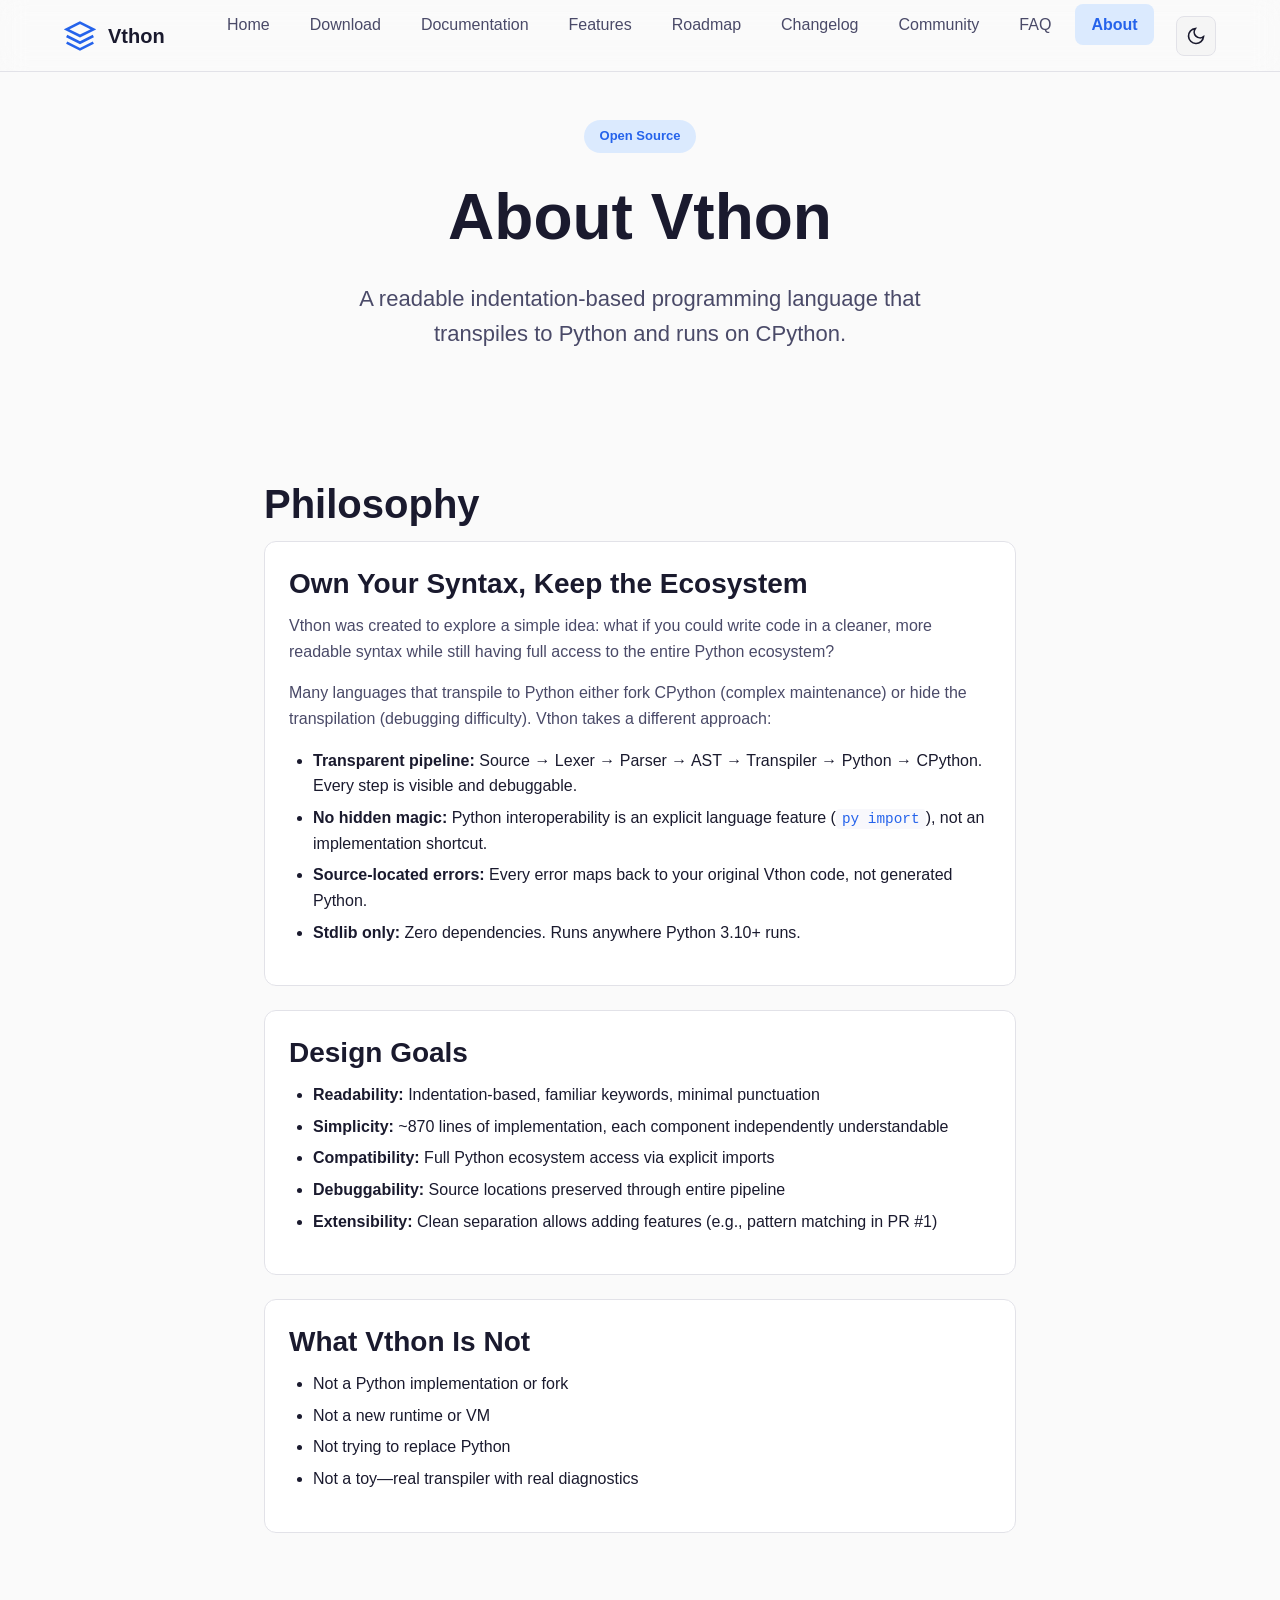
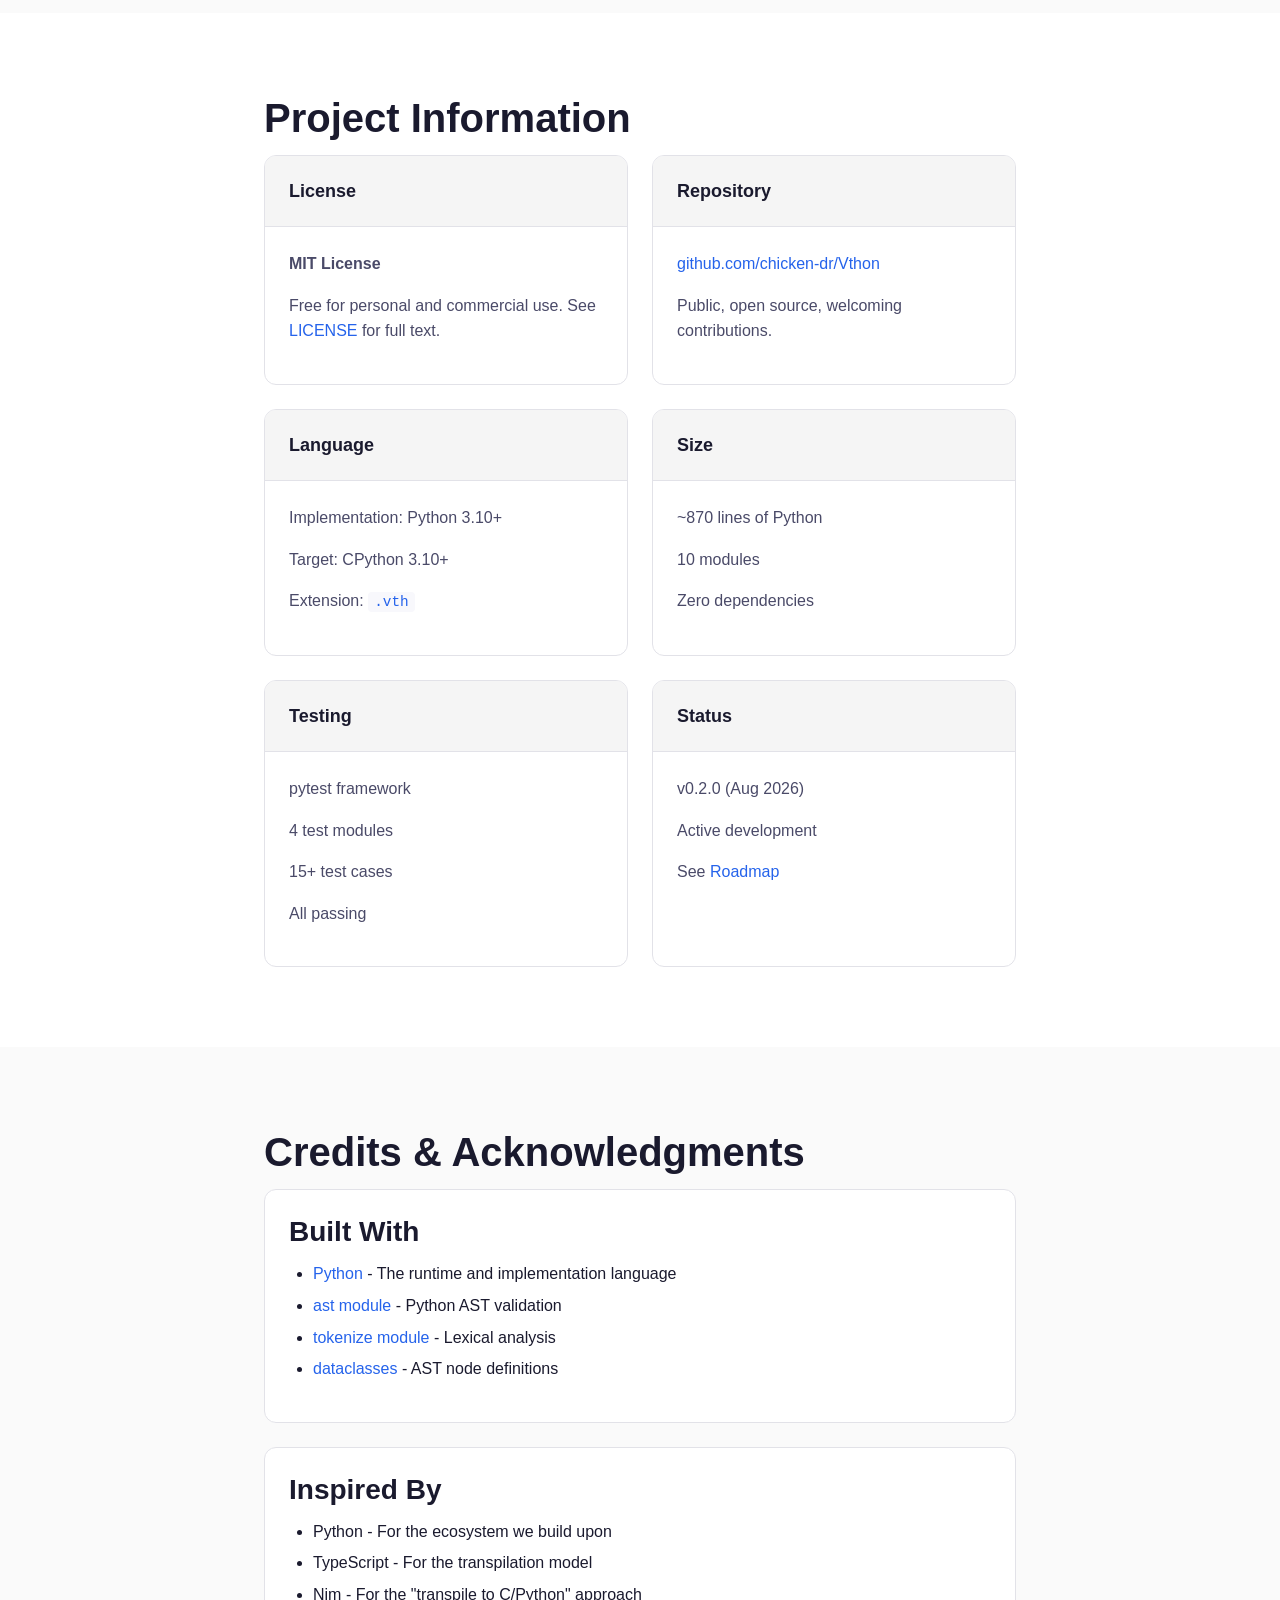
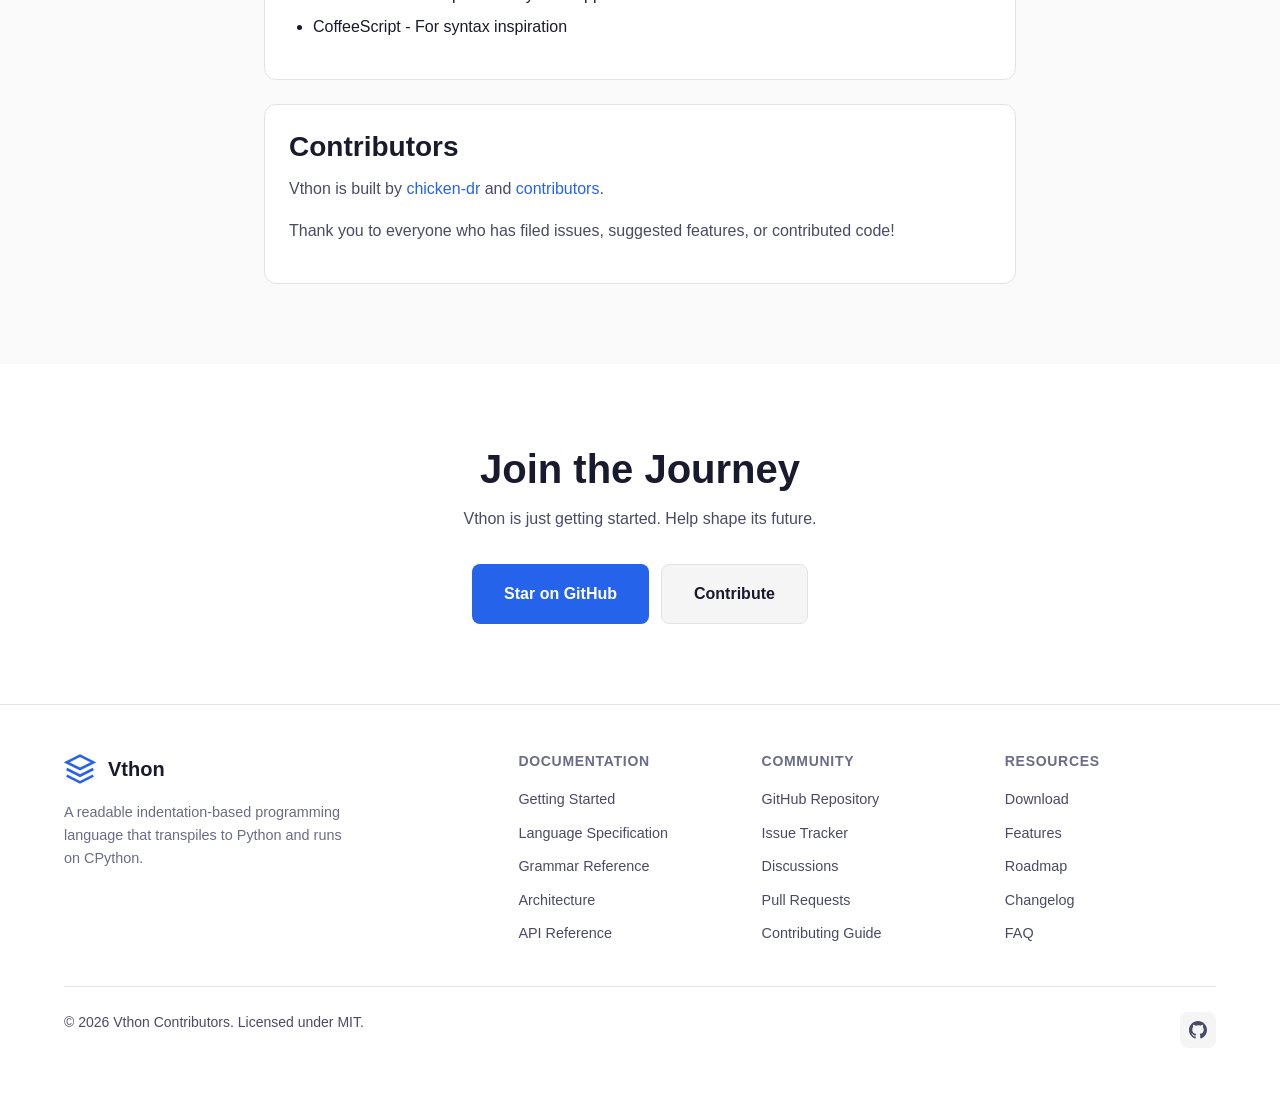
<file: docs/about.html>
<!DOCTYPE html>
<html lang="en" data-theme="light">
<head>
  <meta charset="UTF-8">
  <meta name="viewport" content="width=device-width, initial-scale=1.0">
  <meta name="description" content="About Vthon - Project information, license, and credits">
  <meta name="theme-color" content="#2563eb">

  <meta property="og:type" content="website">
  <meta property="og:title" content="About Vthon">
  <meta property="og:description" content="Learn about the Vthon project, its philosophy, and contributors">
  <meta property="og:image" content="assets/images/og-image.png">
  <meta property="og:url" content="https://chicken-dr.github.io/Vthon/about.html">

  <meta name="twitter:card" content="summary_large_image">
  <meta name="twitter:title" content="About Vthon">
  <meta name="twitter:description" content="Learn about the Vthon project">

  <title>About - Vthon</title>

  <link rel="icon" type="image/svg+xml" href="assets/images/favicon.svg">
  <link rel="apple-touch-icon" href="assets/images/apple-touch-icon.png">
  <link rel="stylesheet" href="assets/css/style.css">
  <link rel="preconnect" href="https://fonts.googleapis.com">
  <link rel="preconnect" href="https://fonts.gstatic.com" crossorigin>
</head>
<body>
  <header class="header" role="banner">
    <nav class="nav" role="navigation" aria-label="Main navigation">
      <a href="index.html" class="nav-brand" aria-label="Vthon Home">
        <svg viewBox="0 0 24 24" fill="none" stroke="currentColor" stroke-width="2" aria-hidden="true">
          <path d="M12 2L2 7l10 5 10-5-10-5zM2 17l10 5 10-5M2 12l10 5 10-5"/>
        </svg>
        <span>Vthon</span>
      </a>

      <button class="nav-toggle" id="nav-toggle" aria-expanded="false" aria-label="Open menu" aria-controls="nav-menu">
        <svg viewBox="0 0 24 24" fill="none" stroke="currentColor" stroke-width="2" aria-hidden="true">
          <line x1="3" y1="6" x2="21" y2="6"></line>
          <line x1="3" y1="12" x2="21" y2="12"></line>
          <line x1="3" y1="18" x2="21" y2="18"></line>
        </svg>
      </button>

      <ul class="nav-menu" id="nav-menu" role="menubar">
        <li role="none"><a href="index.html" class="nav-link" role="menuitem">Home</a></li>
        <li role="none"><a href="download.html" class="nav-link" role="menuitem">Download</a></li>
        <li role="none"><a href="documentation/index.html" class="nav-link" role="menuitem">Documentation</a></li>
        <li role="none"><a href="features.html" class="nav-link" role="menuitem">Features</a></li>
        <li role="none"><a href="roadmap.html" class="nav-link" role="menuitem">Roadmap</a></li>
        <li role="none"><a href="changelog.html" class="nav-link" role="menuitem">Changelog</a></li>
        <li role="none"><a href="community.html" class="nav-link" role="menuitem">Community</a></li>
        <li role="none"><a href="faq.html" class="nav-link" role="menuitem">FAQ</a></li>
        <li role="none"><a href="about.html" class="nav-link active" role="menuitem">About</a></li>
      </ul>

      <button class="theme-toggle" id="theme-toggle" aria-label="Toggle dark mode" title="Toggle theme">
        <svg class="moon-icon" viewBox="0 0 24 24" fill="none" stroke="currentColor" stroke-width="2" aria-hidden="true">
          <path d="M21 12.79A9 9 0 1 1 11.21 3 7 7 0 0 0 21 12.79z"></path>
        </svg>
        <svg class="sun-icon" viewBox="0 0 24 24" fill="none" stroke="currentColor" stroke-width="2" aria-hidden="true">
          <circle cx="12" cy="12" r="5"></circle>
          <line x1="12" y1="1" x2="12" y2="3"></line>
          <line x1="12" y1="21" x2="12" y2="23"></line>
          <line x1="4.22" y1="4.22" x2="5.64" y2="5.64"></line>
          <line x1="18.36" y1="18.36" x2="19.78" y2="19.78"></line>
          <line x1="1" y1="12" x2="3" y2="12"></line>
          <line x1="21" y1="12" x2="23" y2="12"></line>
          <line x1="4.22" y1="19.78" x2="5.64" y2="18.36"></line>
          <line x1="18.36" y1="5.64" x2="19.78" y2="4.22"></line>
        </svg>
      </button>
    </nav>
  </header>

  <a href="#main-content" class="skip-link" style="position: absolute; top: -100%; left: 50%; transform: translateX(-50%); padding: 1rem; background: var(--color-primary); color: white; z-index: 10000; border-radius: var(--radius-md);">Skip to main content</a>

  <main id="main-content" role="main">
    <section class="hero" style="padding-top: calc(var(--header-height) + 3rem); padding-bottom: 3rem;" aria-labelledby="about-title">
      <div class="container">
        <span class="hero-badge animate-fade-in-up">Open Source</span>
        <h1 id="about-title" class="animate-fade-in-up">About Vthon</h1>
        <p class="animate-fade-in-up delay-1" style="max-width: 600px; margin: 0 auto;">A readable indentation-based programming language that transpiles to Python and runs on CPython.</p>
      </div>
    </section>

    <section class="section" aria-labelledby="philosophy-title">
      <div class="container" style="max-width: 800px;">
        <h2 id="philosophy-title" class="animate-fade-in-up">Philosophy</h2>

        <article class="card animate-fade-in-up">
          <div class="card-body">
            <h3>Own Your Syntax, Keep the Ecosystem</h3>
            <p>Vthon was created to explore a simple idea: what if you could write code in a cleaner, more readable syntax while still having full access to the entire Python ecosystem?</p>
            <p>Many languages that transpile to Python either fork CPython (complex maintenance) or hide the transpilation (debugging difficulty). Vthon takes a different approach:</p>
            <ul>
              <li><strong>Transparent pipeline:</strong> Source → Lexer → Parser → AST → Transpiler → Python → CPython. Every step is visible and debuggable.</li>
              <li><strong>No hidden magic:</strong> Python interoperability is an explicit language feature (<code>py import</code>), not an implementation shortcut.</li>
              <li><strong>Source-located errors:</strong> Every error maps back to your original Vthon code, not generated Python.</li>
              <li><strong>Stdlib only:</strong> Zero dependencies. Runs anywhere Python 3.10+ runs.</li>
            </ul>
          </div>
        </article>

        <article class="card animate-fade-in-up delay-1" style="margin-top: 1.5rem;">
          <div class="card-body">
            <h3>Design Goals</h3>
            <ul>
              <li><strong>Readability:</strong> Indentation-based, familiar keywords, minimal punctuation</li>
              <li><strong>Simplicity:</strong> ~870 lines of implementation, each component independently understandable</li>
              <li><strong>Compatibility:</strong> Full Python ecosystem access via explicit imports</li>
              <li><strong>Debuggability:</strong> Source locations preserved through entire pipeline</li>
              <li><strong>Extensibility:</strong> Clean separation allows adding features (e.g., pattern matching in PR #1)</li>
            </ul>
          </div>
        </article>

        <article class="card animate-fade-in-up delay-2" style="margin-top: 1.5rem;">
          <div class="card-body">
            <h3>What Vthon Is Not</h3>
            <ul>
              <li>Not a Python implementation or fork</li>
              <li>Not a new runtime or VM</li>
              <li>Not trying to replace Python</li>
              <li>Not a toy—real transpiler with real diagnostics</li>
            </ul>
          </div>
        </article>
      </div>
    </section>

    <section class="section" style="background-color: var(--color-bg-secondary);" aria-labelledby="project-title">
      <div class="container" style="max-width: 800px;">
        <h2 id="project-title" class="animate-fade-in-up">Project Information</h2>

        <div style="display: grid; grid-template-columns: repeat(auto-fit, minmax(250px, 1fr)); gap: 1.5rem;">
          <article class="card animate-fade-in-up">
            <div class="card-header"><h3>License</h3></div>
            <div class="card-body">
              <p><strong>MIT License</strong></p>
              <p>Free for personal and commercial use. See <a href="https://github.com/chicken-dr/Vthon/blob/main/LICENSE" target="_blank" rel="noopener">LICENSE</a> for full text.</p>
            </div>
          </article>

          <article class="card animate-fade-in-up delay-1">
            <div class="card-header"><h3>Repository</h3></div>
            <div class="card-body">
              <p><a href="https://github.com/chicken-dr/Vthon" target="_blank" rel="noopener">github.com/chicken-dr/Vthon</a></p>
              <p>Public, open source, welcoming contributions.</p>
            </div>
          </article>

          <article class="card animate-fade-in-up delay-2">
            <div class="card-header"><h3>Language</h3></div>
            <div class="card-body">
              <p>Implementation: Python 3.10+</p>
              <p>Target: CPython 3.10+</p>
              <p>Extension: <code>.vth</code></p>
            </div>
          </article>

          <article class="card animate-fade-in-up delay-3">
            <div class="card-header"><h3>Size</h3></div>
            <div class="card-body">
              <p>~870 lines of Python</p>
              <p>10 modules</p>
              <p>Zero dependencies</p>
            </div>
          </article>

          <article class="card animate-fade-in-up delay-4">
            <div class="card-header"><h3>Testing</h3></div>
            <div class="card-body">
              <p>pytest framework</p>
              <p>4 test modules</p>
              <p>15+ test cases</p>
              <p>All passing</p>
            </div>
          </article>

          <article class="card animate-fade-in-up delay-1">
            <div class="card-header"><h3>Status</h3></div>
            <div class="card-body">
              <p>v0.2.0 (Aug 2026)</p>
              <p>Active development</p>
              <p>See <a href="roadmap.html">Roadmap</a></p>
            </div>
          </article>
        </div>
      </div>
    </section>

    <section class="section" aria-labelledby="credits-title">
      <div class="container" style="max-width: 800px;">
        <h2 id="credits-title" class="animate-fade-in-up">Credits & Acknowledgments</h2>

        <article class="card animate-fade-in-up">
          <div class="card-body">
            <h3>Built With</h3>
            <ul>
              <li><a href="https://www.python.org/" target="_blank" rel="noopener">Python</a> - The runtime and implementation language</li>
              <li><a href="https://docs.python.org/3/library/ast.html" target="_blank" rel="noopener">ast module</a> - Python AST validation</li>
              <li><a href="https://docs.python.org/3/library/tokenize.html" target="_blank" rel="noopener">tokenize module</a> - Lexical analysis</li>
              <li><a href="https://docs.python.org/3/library/dataclasses.html" target="_blank" rel="noopener">dataclasses</a> - AST node definitions</li>
            </ul>
          </div>
        </article>

        <article class="card animate-fade-in-up delay-1" style="margin-top: 1.5rem;">
          <div class="card-body">
            <h3>Inspired By</h3>
            <ul>
              <li>Python - For the ecosystem we build upon</li>
              <li>TypeScript - For the transpilation model</li>
              <li>Nim - For the "transpile to C/Python" approach</li>
              <li>CoffeeScript - For syntax inspiration</li>
            </ul>
          </div>
        </article>

        <article class="card animate-fade-in-up delay-2" style="margin-top: 1.5rem;">
          <div class="card-body">
            <h3>Contributors</h3>
            <p>Vthon is built by <a href="https://github.com/chicken-dr" target="_blank" rel="noopener">chicken-dr</a> and <a href="https://github.com/chicken-dr/Vthon/graphs/contributors" target="_blank" rel="noopener">contributors</a>.</p>
            <p>Thank you to everyone who has filed issues, suggested features, or contributed code!</p>
          </div>
        </article>
      </div>
    </section>

    <section class="section text-center" style="background-color: var(--color-bg-secondary);" aria-labelledby="about-cta-title">
      <div class="container">
        <h2 id="about-cta-title" class="animate-fade-in-up">Join the Journey</h2>
        <p class="animate-fade-in-up delay-1" style="max-width: 600px; margin: 0 auto 2rem;">Vthon is just getting started. Help shape its future.</p>
        <div class="btn-group animate-fade-in-up delay-2" style="justify-content: center;">
          <a href="https://github.com/chicken-dr/Vthon" target="_blank" rel="noopener" class="btn btn-primary btn-lg">Star on GitHub</a>
          <a href="community.html" class="btn btn-secondary btn-lg">Contribute</a>
        </div>
      </div>
    </section>
  </main>

  <footer class="footer" role="contentinfo">
    <div class="container">
      <div class="footer-grid">
        <div class="footer-brand">
          <a href="index.html" class="nav-brand" aria-label="Vthon Home">
            <svg viewBox="0 0 24 24" fill="none" stroke="currentColor" stroke-width="2" aria-hidden="true">
              <path d="M12 2L2 7l10 5 10-5-10-5zM2 17l10 5 10-5M2 12l10 5 10-5"/>
            </svg>
            <span>Vthon</span>
          </a>
          <p>A readable indentation-based programming language that transpiles to Python and runs on CPython.</p>
        </div>

        <nav class="footer-links" aria-label="Documentation">
          <h4>Documentation</h4>
          <ul>
            <li><a href="documentation/index.html">Getting Started</a></li>
            <li><a href="documentation/language-spec.html">Language Specification</a></li>
            <li><a href="documentation/grammar.html">Grammar Reference</a></li>
            <li><a href="documentation/architecture.html">Architecture</a></li>
            <li><a href="documentation/api.html">API Reference</a></li>
          </ul>
        </nav>

        <nav class="footer-links" aria-label="Community">
          <h4>Community</h4>
          <ul>
            <li><a href="https://github.com/chicken-dr/Vthon" target="_blank" rel="noopener">GitHub Repository</a></li>
            <li><a href="https://github.com/chicken-dr/Vthon/issues" target="_blank" rel="noopener">Issue Tracker</a></li>
            <li><a href="https://github.com/chicken-dr/Vthon/discussions" target="_blank" rel="noopener">Discussions</a></li>
            <li><a href="https://github.com/chicken-dr/Vthon/pulls" target="_blank" rel="noopener">Pull Requests</a></li>
            <li><a href="community.html">Contributing Guide</a></li>
          </ul>
        </nav>

        <nav class="footer-links" aria-label="Resources">
          <h4>Resources</h4>
          <ul>
            <li><a href="download.html">Download</a></li>
            <li><a href="features.html">Features</a></li>
            <li><a href="roadmap.html">Roadmap</a></li>
            <li><a href="changelog.html">Changelog</a></li>
            <li><a href="faq.html">FAQ</a></li>
          </ul>
        </nav>
      </div>

      <div class="footer-bottom">
        <p>&copy; 2026 Vthon Contributors. Licensed under MIT.</p>
        <div class="footer-social">
          <a href="https://github.com/chicken-dr/Vthon" target="_blank" rel="noopener" aria-label="GitHub">
            <svg viewBox="0 0 24 24" fill="currentColor" aria-hidden="true"><path d="M12 0C5.374 0 0 5.373 0 12c0 5.302 3.438 9.8 8.207 11.387.599.111.793-.261.793-.577v-2.234c-3.338.726-4.033-1.416-4.033-1.416-.546-1.387-1.333-1.756-1.333-1.756-1.089-.745.083-.729.083-.729 1.205.084 1.839 1.237 1.839 1.237 1.07 1.834 2.807 1.304 3.492.997.107-.775.418-1.305.762-1.604-2.665-.305-5.467-1.334-5.467-5.931 0-1.311.469-2.381 1.236-3.221-.124-.303-.535-1.524.117-3.176 0 0 1.008-.322 3.301 1.23A11.509 11.509 0 0112 5.803c1.02.005 2.047.138 3.006.404 2.291-1.552 3.297-1.23 3.297-1.23.653 1.653.242 2.874.118 3.176.77.84 1.235 1.911 1.235 3.221 0 4.609-2.807 5.624-5.479 5.921.43.372.823 1.102.823 2.222v3.293c0 .319.192.694.801.576C20.566 21.797 24 17.3 24 12c0-6.627-5.373-12-12-12z"/></svg>
          </a>
        </div>
      </div>
    </div>
  </footer>

  <button class="scroll-top" id="scroll-top" aria-label="Scroll to top" title="Scroll to top">
    <svg viewBox="0 0 24 24" fill="none" stroke="currentColor" stroke-width="2" aria-hidden="true" width="20" height="20">
      <path d="M18 15l-6-6-6 6"/>
    </svg>
  </button>

  <script src="assets/js/main.js"></script>
</body>
</html>
</file>
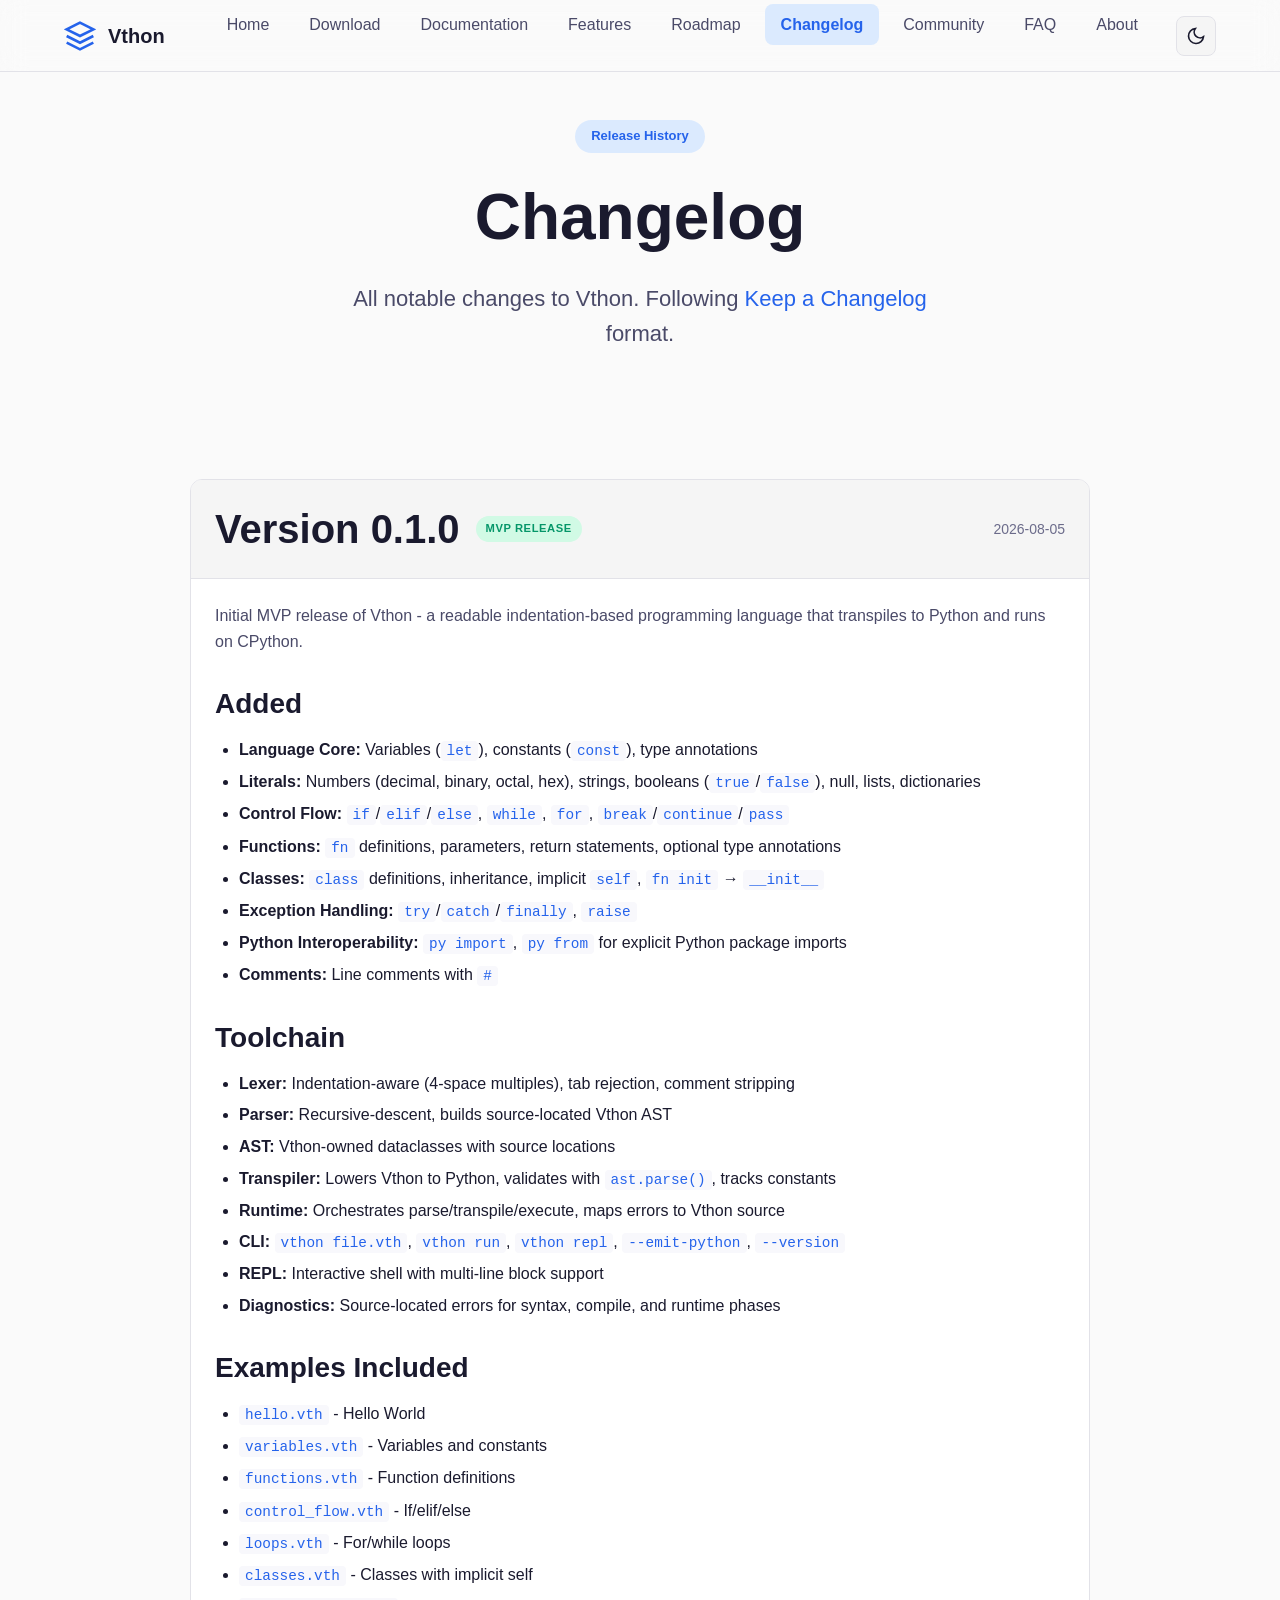
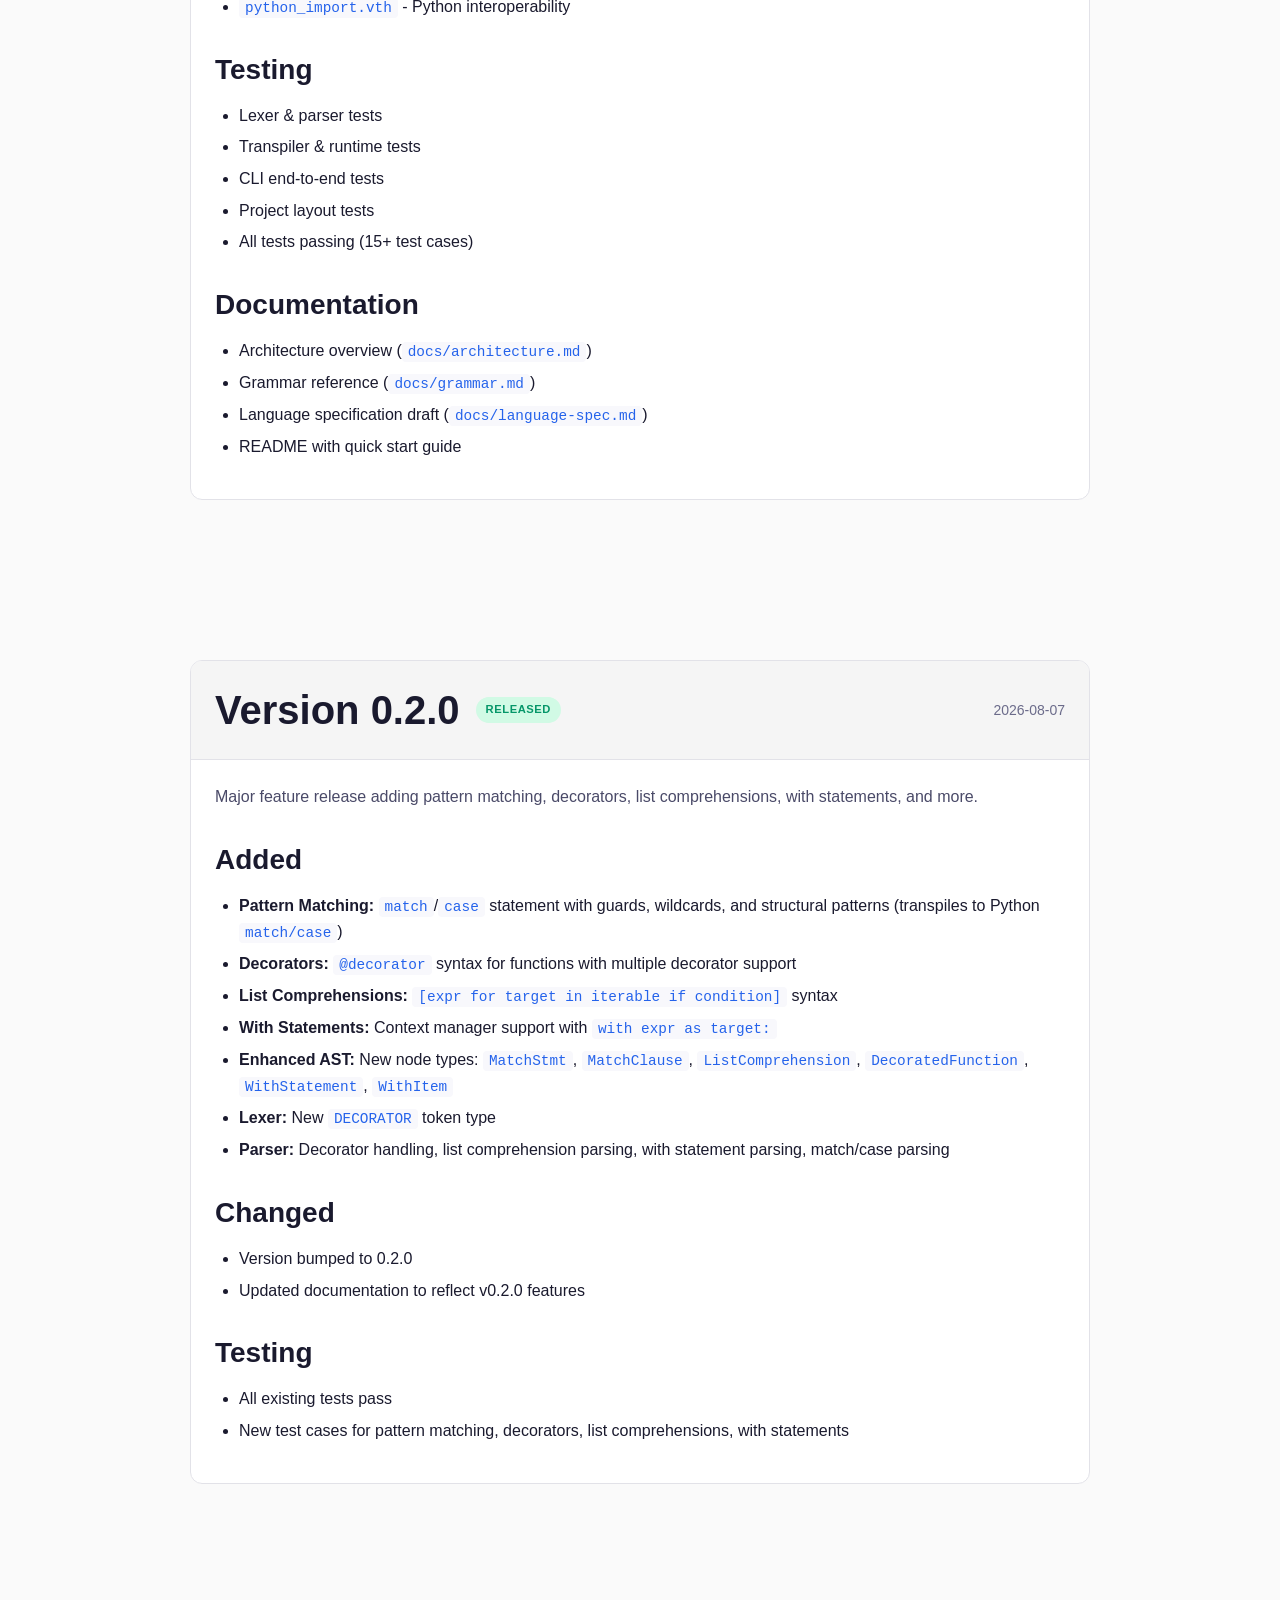
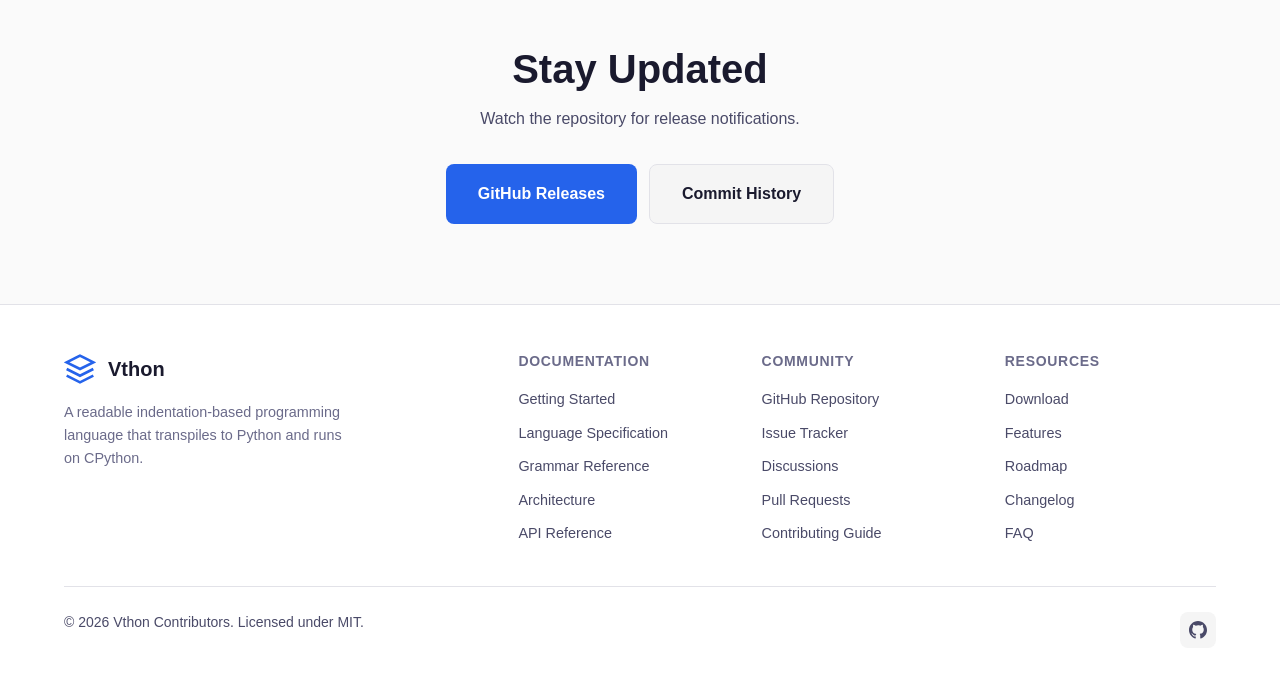
<file: docs/changelog.html>
<!DOCTYPE html>
<html lang="en" data-theme="light">
<head>
  <meta charset="UTF-8">
  <meta name="viewport" content="width=device-width, initial-scale=1.0">
  <meta name="description" content="Vthon Changelog - Version history and release notes">
  <meta name="theme-color" content="#2563eb">

  <meta property="og:type" content="website">
  <meta property="og:title" content="Vthon Changelog">
  <meta property="og:description" content="Version history and release notes for Vthon">
  <meta property="og:image" content="assets/images/og-image.png">
  <meta property="og:url" content="https://chicken-dr.github.io/Vthon/changelog.html">

  <meta name="twitter:card" content="summary_large_image">
  <meta name="twitter:title" content="Vthon Changelog">
  <meta name="twitter:description" content="Version history and release notes for Vthon">

  <title>Changelog - Vthon</title>

  <link rel="icon" type="image/svg+xml" href="assets/images/favicon.svg">
  <link rel="apple-touch-icon" href="assets/images/apple-touch-icon.png">
  <link rel="stylesheet" href="assets/css/style.css">
  <link rel="preconnect" href="https://fonts.googleapis.com">
  <link rel="preconnect" href="https://fonts.gstatic.com" crossorigin>
</head>
<body>
  <header class="header" role="banner">
    <nav class="nav" role="navigation" aria-label="Main navigation">
      <a href="index.html" class="nav-brand" aria-label="Vthon Home">
        <svg viewBox="0 0 24 24" fill="none" stroke="currentColor" stroke-width="2" aria-hidden="true">
          <path d="M12 2L2 7l10 5 10-5-10-5zM2 17l10 5 10-5M2 12l10 5 10-5"/>
        </svg>
        <span>Vthon</span>
      </a>

      <button class="nav-toggle" id="nav-toggle" aria-expanded="false" aria-label="Open menu" aria-controls="nav-menu">
        <svg viewBox="0 0 24 24" fill="none" stroke="currentColor" stroke-width="2" aria-hidden="true">
          <line x1="3" y1="6" x2="21" y2="6"></line>
          <line x1="3" y1="12" x2="21" y2="12"></line>
          <line x1="3" y1="18" x2="21" y2="18"></line>
        </svg>
      </button>

      <ul class="nav-menu" id="nav-menu" role="menubar">
        <li role="none"><a href="index.html" class="nav-link" role="menuitem">Home</a></li>
        <li role="none"><a href="download.html" class="nav-link" role="menuitem">Download</a></li>
        <li role="none"><a href="documentation/index.html" class="nav-link" role="menuitem">Documentation</a></li>
        <li role="none"><a href="features.html" class="nav-link" role="menuitem">Features</a></li>
        <li role="none"><a href="roadmap.html" class="nav-link" role="menuitem">Roadmap</a></li>
        <li role="none"><a href="changelog.html" class="nav-link active" role="menuitem">Changelog</a></li>
        <li role="none"><a href="community.html" class="nav-link" role="menuitem">Community</a></li>
        <li role="none"><a href="faq.html" class="nav-link" role="menuitem">FAQ</a></li>
        <li role="none"><a href="about.html" class="nav-link" role="menuitem">About</a></li>
      </ul>

      <button class="theme-toggle" id="theme-toggle" aria-label="Toggle dark mode" title="Toggle theme">
        <svg class="moon-icon" viewBox="0 0 24 24" fill="none" stroke="currentColor" stroke-width="2" aria-hidden="true">
          <path d="M21 12.79A9 9 0 1 1 11.21 3 7 7 0 0 0 21 12.79z"></path>
        </svg>
        <svg class="sun-icon" viewBox="0 0 24 24" fill="none" stroke="currentColor" stroke-width="2" aria-hidden="true">
          <circle cx="12" cy="12" r="5"></circle>
          <line x1="12" y1="1" x2="12" y2="3"></line>
          <line x1="12" y1="21" x2="12" y2="23"></line>
          <line x1="4.22" y1="4.22" x2="5.64" y2="5.64"></line>
          <line x1="18.36" y1="18.36" x2="19.78" y2="19.78"></line>
          <line x1="1" y1="12" x2="3" y2="12"></line>
          <line x1="21" y1="12" x2="23" y2="12"></line>
          <line x1="4.22" y1="19.78" x2="5.64" y2="18.36"></line>
          <line x1="18.36" y1="5.64" x2="19.78" y2="4.22"></line>
        </svg>
      </button>
    </nav>
  </header>

  <a href="#main-content" class="skip-link" style="position: absolute; top: -100%; left: 50%; transform: translateX(-50%); padding: 1rem; background: var(--color-primary); color: white; z-index: 10000; border-radius: var(--radius-md);">Skip to main content</a>

  <main id="main-content" role="main">
    <section class="hero" style="padding-top: calc(var(--header-height) + 3rem); padding-bottom: 3rem;" aria-labelledby="changelog-title">
      <div class="container">
        <span class="hero-badge animate-fade-in-up">Release History</span>
        <h1 id="changelog-title" class="animate-fade-in-up">Changelog</h1>
        <p class="animate-fade-in-up delay-1" style="max-width: 600px; margin: 0 auto;">All notable changes to Vthon. Following <a href="https://keepachangelog.com/" target="_blank" rel="noopener">Keep a Changelog</a> format.</p>
      </div>
    </section>

    <section class="section" aria-labelledby="v0-1-0-title">
      <div class="container">
        <article class="card animate-fade-in-up" style="max-width: 900px; margin: 0 auto;">
          <div class="card-header">
            <div style="display: flex; align-items: center; gap: 1rem; flex-wrap: wrap;">
              <h2 id="v0-1-0-title" style="margin: 0;">Version 0.1.0</h2>
              <span class="badge badge-success">MVP Release</span>
              <span style="margin-left: auto; color: var(--color-text-muted); font-size: 0.875rem;">2026-08-05</span>
            </div>
          </div>
          <div class="card-body">
            <p>Initial MVP release of Vthon - a readable indentation-based programming language that transpiles to Python and runs on CPython.</p>

            <h3 style="margin: 2rem 0 1rem;">Added</h3>
            <ul>
              <li><strong>Language Core:</strong> Variables (<code>let</code>), constants (<code>const</code>), type annotations</li>
              <li><strong>Literals:</strong> Numbers (decimal, binary, octal, hex), strings, booleans (<code>true</code>/<code>false</code>), null, lists, dictionaries</li>
              <li><strong>Control Flow:</strong> <code>if</code>/<code>elif</code>/<code>else</code>, <code>while</code>, <code>for</code>, <code>break</code>/<code>continue</code>/<code>pass</code></li>
              <li><strong>Functions:</strong> <code>fn</code> definitions, parameters, return statements, optional type annotations</li>
              <li><strong>Classes:</strong> <code>class</code> definitions, inheritance, implicit <code>self</code>, <code>fn init</code> → <code>__init__</code></li>
              <li><strong>Exception Handling:</strong> <code>try</code>/<code>catch</code>/<code>finally</code>, <code>raise</code></li>
              <li><strong>Python Interoperability:</strong> <code>py import</code>, <code>py from</code> for explicit Python package imports</li>
              <li><strong>Comments:</strong> Line comments with <code>#</code></li>
            </ul>

            <h3 style="margin: 2rem 0 1rem;">Toolchain</h3>
            <ul>
              <li><strong>Lexer:</strong> Indentation-aware (4-space multiples), tab rejection, comment stripping</li>
              <li><strong>Parser:</strong> Recursive-descent, builds source-located Vthon AST</li>
              <li><strong>AST:</strong> Vthon-owned dataclasses with source locations</li>
              <li><strong>Transpiler:</strong> Lowers Vthon to Python, validates with <code>ast.parse()</code>, tracks constants</li>
              <li><strong>Runtime:</strong> Orchestrates parse/transpile/execute, maps errors to Vthon source</li>
              <li><strong>CLI:</strong> <code>vthon file.vth</code>, <code>vthon run</code>, <code>vthon repl</code>, <code>--emit-python</code>, <code>--version</code></li>
              <li><strong>REPL:</strong> Interactive shell with multi-line block support</li>
              <li><strong>Diagnostics:</strong> Source-located errors for syntax, compile, and runtime phases</li>
            </ul>

            <h3 style="margin: 2rem 0 1rem;">Examples Included</h3>
            <ul>
              <li><code>hello.vth</code> - Hello World</li>
              <li><code>variables.vth</code> - Variables and constants</li>
              <li><code>functions.vth</code> - Function definitions</li>
              <li><code>control_flow.vth</code> - If/elif/else</li>
              <li><code>loops.vth</code> - For/while loops</li>
              <li><code>classes.vth</code> - Classes with implicit self</li>
              <li><code>python_import.vth</code> - Python interoperability</li>
            </ul>

            <h3 style="margin: 2rem 0 1rem;">Testing</h3>
            <ul>
              <li>Lexer & parser tests</li>
              <li>Transpiler & runtime tests</li>
              <li>CLI end-to-end tests</li>
              <li>Project layout tests</li>
              <li>All tests passing (15+ test cases)</li>
            </ul>

            <h3 style="margin: 2rem 0 1rem;">Documentation</h3>
            <ul>
              <li>Architecture overview (<code>docs/architecture.md</code>)</li>
              <li>Grammar reference (<code>docs/grammar.md</code>)</li>
              <li>Language specification draft (<code>docs/language-spec.md</code>)</li>
              <li>README with quick start guide</li>
            </ul>
          </div>
        </article>
      </div>
    </section>

    <section class="section" aria-labelledby="v0-2-0-title">
      <div class="container">
        <article class="card animate-fade-in-up" style="max-width: 900px; margin: 0 auto;">
          <div class="card-header">
            <div style="display: flex; align-items: center; gap: 1rem; flex-wrap: wrap;">
              <h2 id="v0-2-0-title" style="margin: 0;">Version 0.2.0</h2>
              <span class="badge badge-success">Released</span>
              <span style="margin-left: auto; color: var(--color-text-muted); font-size: 0.875rem;">2026-08-07</span>
            </div>
          </div>
          <div class="card-body">
            <p>Major feature release adding pattern matching, decorators, list comprehensions, with statements, and more.</p>

            <h3 style="margin: 2rem 0 1rem;">Added</h3>
            <ul>
              <li><strong>Pattern Matching:</strong> <code>match</code>/<code>case</code> statement with guards, wildcards, and structural patterns (transpiles to Python <code>match/case</code>)</li>
              <li><strong>Decorators:</strong> <code>@decorator</code> syntax for functions with multiple decorator support</li>
              <li><strong>List Comprehensions:</strong> <code>[expr for target in iterable if condition]</code> syntax</li>
              <li><strong>With Statements:</strong> Context manager support with <code>with expr as target:</code></li>
              <li><strong>Enhanced AST:</strong> New node types: <code>MatchStmt</code>, <code>MatchClause</code>, <code>ListComprehension</code>, <code>DecoratedFunction</code>, <code>WithStatement</code>, <code>WithItem</code></li>
              <li><strong>Lexer:</strong> New <code>DECORATOR</code> token type</li>
              <li><strong>Parser:</strong> Decorator handling, list comprehension parsing, with statement parsing, match/case parsing</li>
            </ul>

            <h3 style="margin: 2rem 0 1rem;">Changed</h3>
            <ul>
              <li>Version bumped to 0.2.0</li>
              <li>Updated documentation to reflect v0.2.0 features</li>
            </ul>

            <h3 style="margin: 2rem 0 1rem;">Testing</h3>
            <ul>
              <li>All existing tests pass</li>
              <li>New test cases for pattern matching, decorators, list comprehensions, with statements</li>
            </ul>
          </div>
        </article>
      </div>
    </section>

    <section class="section text-center" aria-labelledby="changelog-cta-title">
      <div class="container">
        <h2 id="changelog-cta-title" class="animate-fade-in-up">Stay Updated</h2>
        <p class="animate-fade-in-up delay-1" style="max-width: 600px; margin: 0 auto 2rem;">Watch the repository for release notifications.</p>
        <div class="btn-group animate-fade-in-up delay-2" style="justify-content: center;">
          <a href="https://github.com/chicken-dr/Vthon/releases" target="_blank" rel="noopener" class="btn btn-primary btn-lg">GitHub Releases</a>
          <a href="https://github.com/chicken-dr/Vthon/commits/main" target="_blank" rel="noopener" class="btn btn-secondary btn-lg">Commit History</a>
        </div>
      </div>
    </section>
  </main>

  <footer class="footer" role="contentinfo">
    <div class="container">
      <div class="footer-grid">
        <div class="footer-brand">
          <a href="index.html" class="nav-brand" aria-label="Vthon Home">
            <svg viewBox="0 0 24 24" fill="none" stroke="currentColor" stroke-width="2" aria-hidden="true">
              <path d="M12 2L2 7l10 5 10-5-10-5zM2 17l10 5 10-5M2 12l10 5 10-5"/>
            </svg>
            <span>Vthon</span>
          </a>
          <p>A readable indentation-based programming language that transpiles to Python and runs on CPython.</p>
        </div>

        <nav class="footer-links" aria-label="Documentation">
          <h4>Documentation</h4>
          <ul>
            <li><a href="documentation/index.html">Getting Started</a></li>
            <li><a href="documentation/language-spec.html">Language Specification</a></li>
            <li><a href="documentation/grammar.html">Grammar Reference</a></li>
            <li><a href="documentation/architecture.html">Architecture</a></li>
            <li><a href="documentation/api.html">API Reference</a></li>
          </ul>
        </nav>

        <nav class="footer-links" aria-label="Community">
          <h4>Community</h4>
          <ul>
            <li><a href="https://github.com/chicken-dr/Vthon" target="_blank" rel="noopener">GitHub Repository</a></li>
            <li><a href="https://github.com/chicken-dr/Vthon/issues" target="_blank" rel="noopener">Issue Tracker</a></li>
            <li><a href="https://github.com/chicken-dr/Vthon/discussions" target="_blank" rel="noopener">Discussions</a></li>
            <li><a href="https://github.com/chicken-dr/Vthon/pulls" target="_blank" rel="noopener">Pull Requests</a></li>
            <li><a href="community.html">Contributing Guide</a></li>
          </ul>
        </nav>

        <nav class="footer-links" aria-label="Resources">
          <h4>Resources</h4>
          <ul>
            <li><a href="download.html">Download</a></li>
            <li><a href="features.html">Features</a></li>
            <li><a href="roadmap.html">Roadmap</a></li>
            <li><a href="changelog.html">Changelog</a></li>
            <li><a href="faq.html">FAQ</a></li>
          </ul>
        </nav>
      </div>

      <div class="footer-bottom">
        <p>&copy; 2026 Vthon Contributors. Licensed under MIT.</p>
        <div class="footer-social">
          <a href="https://github.com/chicken-dr/Vthon" target="_blank" rel="noopener" aria-label="GitHub">
            <svg viewBox="0 0 24 24" fill="currentColor" aria-hidden="true"><path d="M12 0C5.374 0 0 5.373 0 12c0 5.302 3.438 9.8 8.207 11.387.599.111.793-.261.793-.577v-2.234c-3.338.726-4.033-1.416-4.033-1.416-.546-1.387-1.333-1.756-1.333-1.756-1.089-.745.083-.729.083-.729 1.205.084 1.839 1.237 1.839 1.237 1.07 1.834 2.807 1.304 3.492.997.107-.775.418-1.305.762-1.604-2.665-.305-5.467-1.334-5.467-5.931 0-1.311.469-2.381 1.236-3.221-.124-.303-.535-1.524.117-3.176 0 0 1.008-.322 3.301 1.23A11.509 11.509 0 0112 5.803c1.02.005 2.047.138 3.006.404 2.291-1.552 3.297-1.23 3.297-1.23.653 1.653.242 2.874.118 3.176.77.84 1.235 1.911 1.235 3.221 0 4.609-2.807 5.624-5.479 5.921.43.372.823 1.102.823 2.222v3.293c0 .319.192.694.801.576C20.566 21.797 24 17.3 24 12c0-6.627-5.373-12-12-12z"/></svg>
          </a>
        </div>
      </div>
    </div>
  </footer>

  <button class="scroll-top" id="scroll-top" aria-label="Scroll to top" title="Scroll to top">
    <svg viewBox="0 0 24 24" fill="none" stroke="currentColor" stroke-width="2" aria-hidden="true" width="20" height="20">
      <path d="M18 15l-6-6-6 6"/>
    </svg>
  </button>

  <script src="assets/js/main.js"></script>
</body>
</html>
</file>
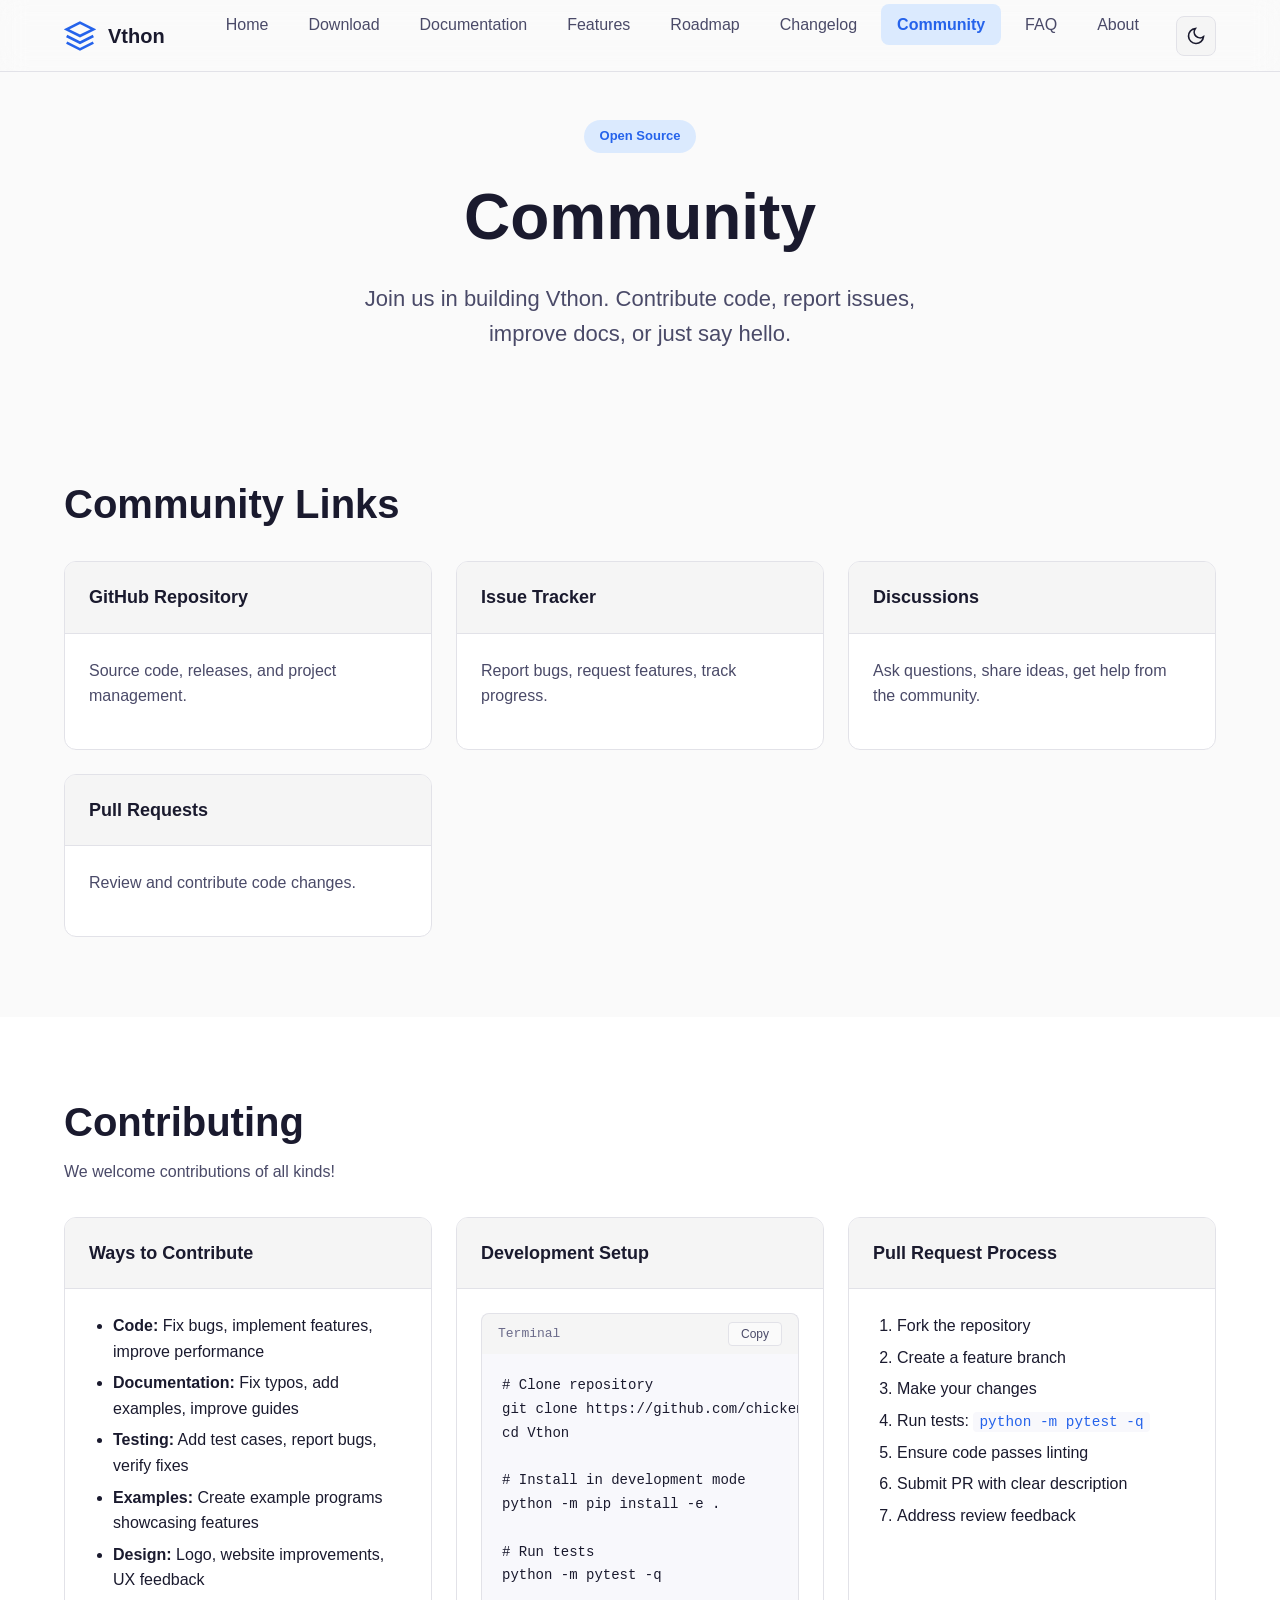
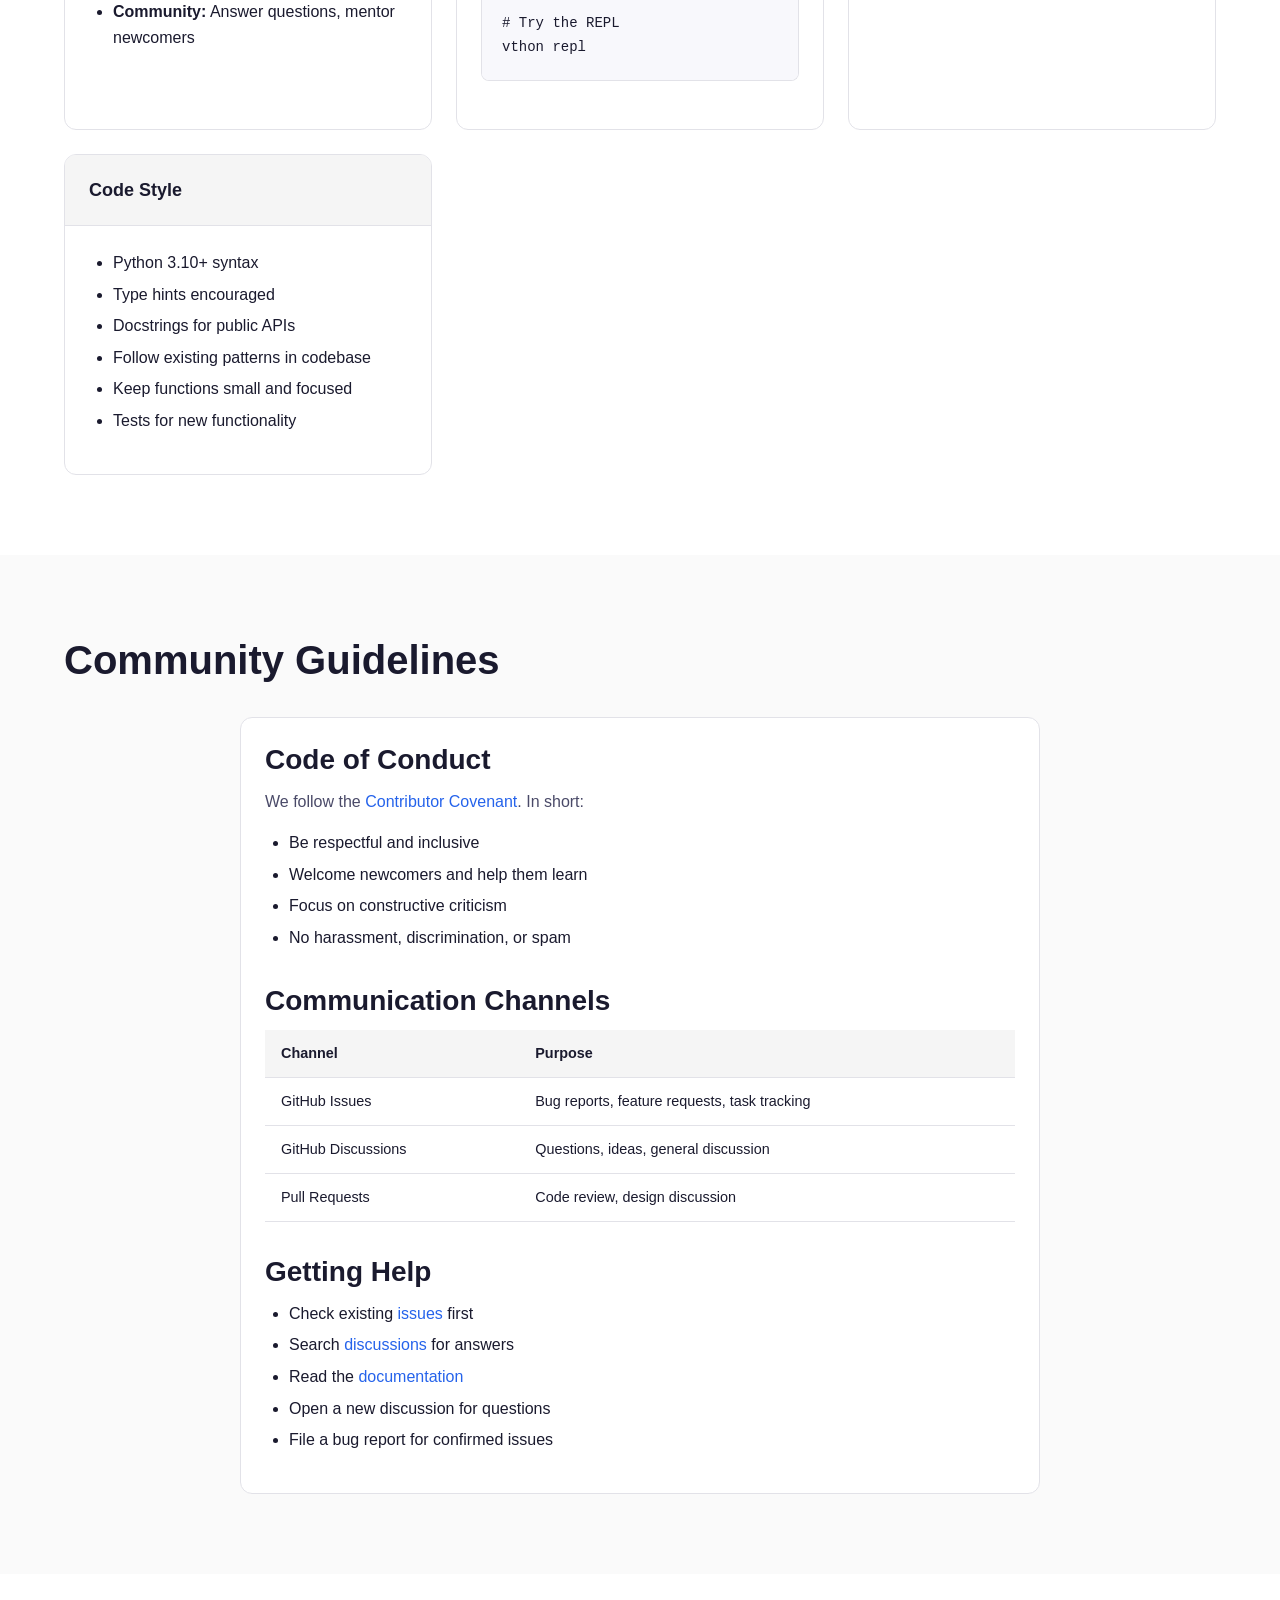
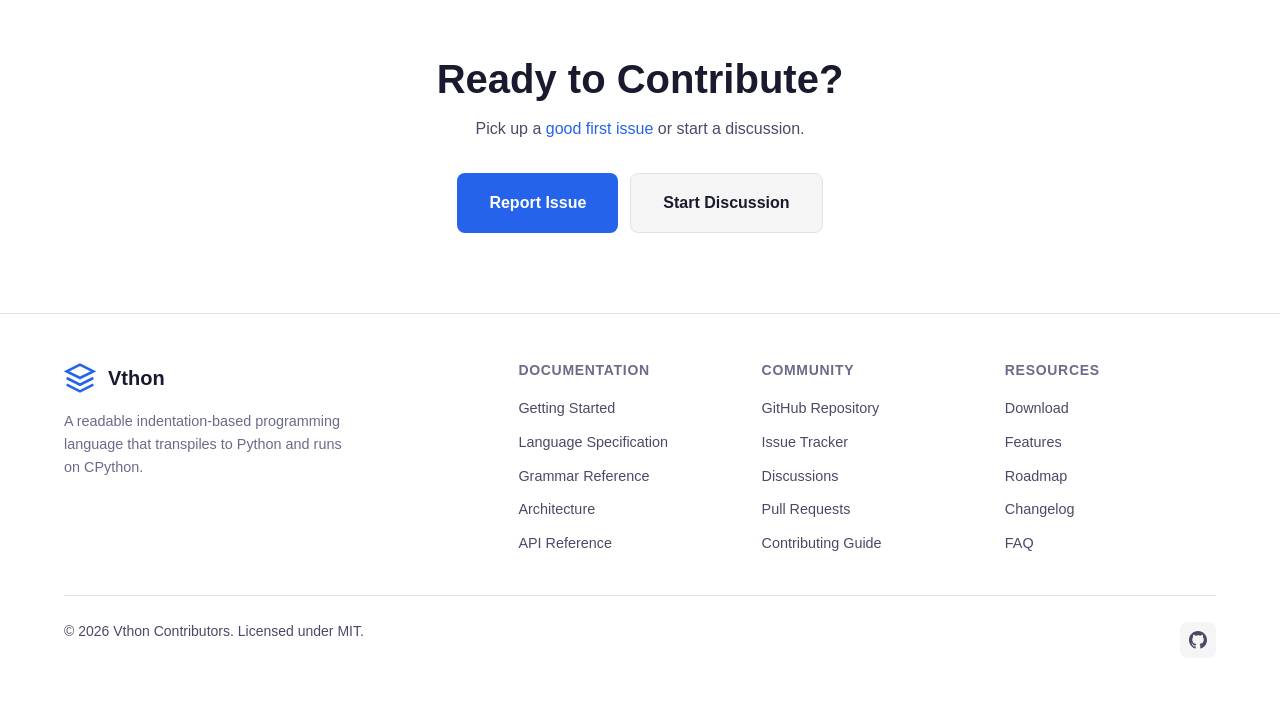
<file: docs/community.html>
<!DOCTYPE html>
<html lang="en" data-theme="light">
<head>
  <meta charset="UTF-8">
  <meta name="viewport" content="width=device-width, initial-scale=1.0">
  <meta name="description" content="Vthon Community - Contributing, guidelines, and community resources">
  <meta name="theme-color" content="#2563eb">

  <meta property="og:type" content="website">
  <meta property="og:title" content="Vthon Community">
  <meta property="og:description" content="Join the Vthon community - contribute, discuss, and help shape the language">
  <meta property="og:image" content="assets/images/og-image.png">
  <meta property="og:url" content="https://chicken-dr.github.io/Vthon/community.html">

  <meta name="twitter:card" content="summary_large_image">
  <meta name="twitter:title" content="Vthon Community">
  <meta name="twitter:description" content="Join the Vthon community">

  <title>Community - Vthon</title>

  <link rel="icon" type="image/svg+xml" href="assets/images/favicon.svg">
  <link rel="apple-touch-icon" href="assets/images/apple-touch-icon.png">
  <link rel="stylesheet" href="assets/css/style.css">
  <link rel="preconnect" href="https://fonts.googleapis.com">
  <link rel="preconnect" href="https://fonts.gstatic.com" crossorigin>
</head>
<body>
  <header class="header" role="banner">
    <nav class="nav" role="navigation" aria-label="Main navigation">
      <a href="index.html" class="nav-brand" aria-label="Vthon Home">
        <svg viewBox="0 0 24 24" fill="none" stroke="currentColor" stroke-width="2" aria-hidden="true">
          <path d="M12 2L2 7l10 5 10-5-10-5zM2 17l10 5 10-5M2 12l10 5 10-5"/>
        </svg>
        <span>Vthon</span>
      </a>

      <button class="nav-toggle" id="nav-toggle" aria-expanded="false" aria-label="Open menu" aria-controls="nav-menu">
        <svg viewBox="0 0 24 24" fill="none" stroke="currentColor" stroke-width="2" aria-hidden="true">
          <line x1="3" y1="6" x2="21" y2="6"></line>
          <line x1="3" y1="12" x2="21" y2="12"></line>
          <line x1="3" y1="18" x2="21" y2="18"></line>
        </svg>
      </button>

      <ul class="nav-menu" id="nav-menu" role="menubar">
        <li role="none"><a href="index.html" class="nav-link" role="menuitem">Home</a></li>
        <li role="none"><a href="download.html" class="nav-link" role="menuitem">Download</a></li>
        <li role="none"><a href="documentation/index.html" class="nav-link" role="menuitem">Documentation</a></li>
        <li role="none"><a href="features.html" class="nav-link" role="menuitem">Features</a></li>
        <li role="none"><a href="roadmap.html" class="nav-link" role="menuitem">Roadmap</a></li>
        <li role="none"><a href="changelog.html" class="nav-link" role="menuitem">Changelog</a></li>
        <li role="none"><a href="community.html" class="nav-link active" role="menuitem">Community</a></li>
        <li role="none"><a href="faq.html" class="nav-link" role="menuitem">FAQ</a></li>
        <li role="none"><a href="about.html" class="nav-link" role="menuitem">About</a></li>
      </ul>

      <button class="theme-toggle" id="theme-toggle" aria-label="Toggle dark mode" title="Toggle theme">
        <svg class="moon-icon" viewBox="0 0 24 24" fill="none" stroke="currentColor" stroke-width="2" aria-hidden="true">
          <path d="M21 12.79A9 9 0 1 1 11.21 3 7 7 0 0 0 21 12.79z"></path>
        </svg>
        <svg class="sun-icon" viewBox="0 0 24 24" fill="none" stroke="currentColor" stroke-width="2" aria-hidden="true">
          <circle cx="12" cy="12" r="5"></circle>
          <line x1="12" y1="1" x2="12" y2="3"></line>
          <line x1="12" y1="21" x2="12" y2="23"></line>
          <line x1="4.22" y1="4.22" x2="5.64" y2="5.64"></line>
          <line x1="18.36" y1="18.36" x2="19.78" y2="19.78"></line>
          <line x1="1" y1="12" x2="3" y2="12"></line>
          <line x1="21" y1="12" x2="23" y2="12"></line>
          <line x1="4.22" y1="19.78" x2="5.64" y2="18.36"></line>
          <line x1="18.36" y1="5.64" x2="19.78" y2="4.22"></line>
        </svg>
      </button>
    </nav>
  </header>

  <a href="#main-content" class="skip-link" style="position: absolute; top: -100%; left: 50%; transform: translateX(-50%); padding: 1rem; background: var(--color-primary); color: white; z-index: 10000; border-radius: var(--radius-md);">Skip to main content</a>

  <main id="main-content" role="main">
    <section class="hero" style="padding-top: calc(var(--header-height) + 3rem); padding-bottom: 3rem;" aria-labelledby="community-title">
      <div class="container">
        <span class="hero-badge animate-fade-in-up">Open Source</span>
        <h1 id="community-title" class="animate-fade-in-up">Community</h1>
        <p class="animate-fade-in-up delay-1" style="max-width: 600px; margin: 0 auto;">Join us in building Vthon. Contribute code, report issues, improve docs, or just say hello.</p>
      </div>
    </section>

    <section class="section" aria-labelledby="links-title">
      <div class="container">
        <header style="margin-bottom: 2rem;">
          <h2 id="links-title">Community Links</h2>
        </header>

        <div style="display: grid; grid-template-columns: repeat(auto-fit, minmax(280px, 1fr)); gap: 1.5rem;">
          <a href="https://github.com/chicken-dr/Vthon" target="_blank" rel="noopener" class="card animate-fade-in-up" style="text-decoration: none; color: inherit;">
            <div class="card-header">
              <h3>GitHub Repository</h3>
            </div>
            <div class="card-body">
              <p>Source code, releases, and project management.</p>
            </div>
          </a>

          <a href="https://github.com/chicken-dr/Vthon/issues" target="_blank" rel="noopener" class="card animate-fade-in-up delay-1" style="text-decoration: none; color: inherit;">
            <div class="card-header">
              <h3>Issue Tracker</h3>
            </div>
            <div class="card-body">
              <p>Report bugs, request features, track progress.</p>
            </div>
          </a>

          <a href="https://github.com/chicken-dr/Vthon/discussions" target="_blank" rel="noopener" class="card animate-fade-in-up delay-2" style="text-decoration: none; color: inherit;">
            <div class="card-header">
              <h3>Discussions</h3>
            </div>
            <div class="card-body">
              <p>Ask questions, share ideas, get help from the community.</p>
            </div>
          </a>

          <a href="https://github.com/chicken-dr/Vthon/pulls" target="_blank" rel="noopener" class="card animate-fade-in-up delay-3" style="text-decoration: none; color: inherit;">
            <div class="card-header">
              <h3>Pull Requests</h3>
            </div>
            <div class="card-body">
              <p>Review and contribute code changes.</p>
            </div>
          </a>
        </div>
      </div>
    </section>

    <section class="section" style="background-color: var(--color-bg-secondary);" aria-labelledby="contributing-title">
      <div class="container">
        <header style="margin-bottom: 2rem;">
          <h2 id="contributing-title">Contributing</h2>
          <p>We welcome contributions of all kinds!</p>
        </header>

        <div style="display: grid; grid-template-columns: repeat(auto-fit, minmax(300px, 1fr)); gap: 1.5rem;">
          <article class="card animate-fade-in-up">
            <div class="card-header">
              <h3>Ways to Contribute</h3>
            </div>
            <div class="card-body">
              <ul>
                <li><strong>Code:</strong> Fix bugs, implement features, improve performance</li>
                <li><strong>Documentation:</strong> Fix typos, add examples, improve guides</li>
                <li><strong>Testing:</strong> Add test cases, report bugs, verify fixes</li>
                <li><strong>Examples:</strong> Create example programs showcasing features</li>
                <li><strong>Design:</strong> Logo, website improvements, UX feedback</li>
                <li><strong>Community:</strong> Answer questions, mentor newcomers</li>
              </ul>
            </div>
          </article>

          <article class="card animate-fade-in-up delay-1">
            <div class="card-header">
              <h3>Development Setup</h3>
            </div>
            <div class="card-body">
              <div class="code-block">
                <div class="code-block-header"><span>Terminal</span></div>
                <pre><code># Clone repository
git clone https://github.com/chicken-dr/Vthon.git
cd Vthon

# Install in development mode
python -m pip install -e .

# Run tests
python -m pytest -q

# Try the REPL
vthon repl</code></pre>
              </div>
            </div>
          </article>

          <article class="card animate-fade-in-up delay-2">
            <div class="card-header">
              <h3>Pull Request Process</h3>
            </div>
            <div class="card-body">
              <ol>
                <li>Fork the repository</li>
                <li>Create a feature branch</li>
                <li>Make your changes</li>
                <li>Run tests: <code>python -m pytest -q</code></li>
                <li>Ensure code passes linting</li>
                <li>Submit PR with clear description</li>
                <li>Address review feedback</li>
              </ol>
            </div>
          </article>

          <article class="card animate-fade-in-up delay-3">
            <div class="card-header">
              <h3>Code Style</h3>
            </div>
            <div class="card-body">
              <ul>
                <li>Python 3.10+ syntax</li>
                <li>Type hints encouraged</li>
                <li>Docstrings for public APIs</li>
                <li>Follow existing patterns in codebase</li>
                <li>Keep functions small and focused</li>
                <li>Tests for new functionality</li>
              </ul>
            </div>
          </article>
        </div>
      </div>
    </section>

    <section class="section" aria-labelledby="guidelines-title">
      <div class="container">
        <header style="margin-bottom: 2rem;">
          <h2 id="guidelines-title">Community Guidelines</h2>
        </header>

        <div class="card animate-fade-in-up" style="max-width: 800px; margin: 0 auto;">
          <div class="card-body">
            <h3>Code of Conduct</h3>
            <p>We follow the <a href="https://www.contributor-covenant.org/" target="_blank" rel="noopener">Contributor Covenant</a>. In short:</p>
            <ul>
              <li>Be respectful and inclusive</li>
              <li>Welcome newcomers and help them learn</li>
              <li>Focus on constructive criticism</li>
              <li>No harassment, discrimination, or spam</li>
            </ul>

            <h3 style="margin-top: 2rem;">Communication Channels</h3>
            <table>
              <thead>
                <tr><th>Channel</th><th>Purpose</th></tr>
              </thead>
              <tbody>
                <tr><td>GitHub Issues</td><td>Bug reports, feature requests, task tracking</td></tr>
                <tr><td>GitHub Discussions</td><td>Questions, ideas, general discussion</td></tr>
                <tr><td>Pull Requests</td><td>Code review, design discussion</td></tr>
              </tbody>
            </table>

            <h3 style="margin-top: 2rem;">Getting Help</h3>
            <ul>
              <li>Check existing <a href="https://github.com/chicken-dr/Vthon/issues" target="_blank" rel="noopener">issues</a> first</li>
              <li>Search <a href="https://github.com/chicken-dr/Vthon/discussions" target="_blank" rel="noopener">discussions</a> for answers</li>
              <li>Read the <a href="documentation/index.html">documentation</a></li>
              <li>Open a new discussion for questions</li>
              <li>File a bug report for confirmed issues</li>
            </ul>
          </div>
        </div>
      </div>
    </section>

    <section class="section text-center" style="background-color: var(--color-bg-secondary);" aria-labelledby="community-cta-title">
      <div class="container">
        <h2 id="community-cta-title" class="animate-fade-in-up">Ready to Contribute?</h2>
        <p class="animate-fade-in-up delay-1" style="max-width: 600px; margin: 0 auto 2rem;">Pick up a <a href="https://github.com/chicken-dr/Vthon/issues?q=is%3Aissue+is%3Aopen+label%3A%22good+first+issue%22" target="_blank" rel="noopener">good first issue</a> or start a discussion.</p>
        <div class="btn-group animate-fade-in-up delay-2" style="justify-content: center;">
          <a href="https://github.com/chicken-dr/Vthon/issues/new" target="_blank" rel="noopener" class="btn btn-primary btn-lg">Report Issue</a>
          <a href="https://github.com/chicken-dr/Vthon/discussions/new" target="_blank" rel="noopener" class="btn btn-secondary btn-lg">Start Discussion</a>
        </div>
      </div>
    </section>
  </main>

  <footer class="footer" role="contentinfo">
    <div class="container">
      <div class="footer-grid">
        <div class="footer-brand">
          <a href="index.html" class="nav-brand" aria-label="Vthon Home">
            <svg viewBox="0 0 24 24" fill="none" stroke="currentColor" stroke-width="2" aria-hidden="true">
              <path d="M12 2L2 7l10 5 10-5-10-5zM2 17l10 5 10-5M2 12l10 5 10-5"/>
            </svg>
            <span>Vthon</span>
          </a>
          <p>A readable indentation-based programming language that transpiles to Python and runs on CPython.</p>
        </div>

        <nav class="footer-links" aria-label="Documentation">
          <h4>Documentation</h4>
          <ul>
            <li><a href="documentation/index.html">Getting Started</a></li>
            <li><a href="documentation/language-spec.html">Language Specification</a></li>
            <li><a href="documentation/grammar.html">Grammar Reference</a></li>
            <li><a href="documentation/architecture.html">Architecture</a></li>
            <li><a href="documentation/api.html">API Reference</a></li>
          </ul>
        </nav>

        <nav class="footer-links" aria-label="Community">
          <h4>Community</h4>
          <ul>
            <li><a href="https://github.com/chicken-dr/Vthon" target="_blank" rel="noopener">GitHub Repository</a></li>
            <li><a href="https://github.com/chicken-dr/Vthon/issues" target="_blank" rel="noopener">Issue Tracker</a></li>
            <li><a href="https://github.com/chicken-dr/Vthon/discussions" target="_blank" rel="noopener">Discussions</a></li>
            <li><a href="https://github.com/chicken-dr/Vthon/pulls" target="_blank" rel="noopener">Pull Requests</a></li>
            <li><a href="community.html">Contributing Guide</a></li>
          </ul>
        </nav>

        <nav class="footer-links" aria-label="Resources">
          <h4>Resources</h4>
          <ul>
            <li><a href="download.html">Download</a></li>
            <li><a href="features.html">Features</a></li>
            <li><a href="roadmap.html">Roadmap</a></li>
            <li><a href="changelog.html">Changelog</a></li>
            <li><a href="faq.html">FAQ</a></li>
          </ul>
        </nav>
      </div>

      <div class="footer-bottom">
        <p>&copy; 2026 Vthon Contributors. Licensed under MIT.</p>
        <div class="footer-social">
          <a href="https://github.com/chicken-dr/Vthon" target="_blank" rel="noopener" aria-label="GitHub">
            <svg viewBox="0 0 24 24" fill="currentColor" aria-hidden="true"><path d="M12 0C5.374 0 0 5.373 0 12c0 5.302 3.438 9.8 8.207 11.387.599.111.793-.261.793-.577v-2.234c-3.338.726-4.033-1.416-4.033-1.416-.546-1.387-1.333-1.756-1.333-1.756-1.089-.745.083-.729.083-.729 1.205.084 1.839 1.237 1.839 1.237 1.07 1.834 2.807 1.304 3.492.997.107-.775.418-1.305.762-1.604-2.665-.305-5.467-1.334-5.467-5.931 0-1.311.469-2.381 1.236-3.221-.124-.303-.535-1.524.117-3.176 0 0 1.008-.322 3.301 1.23A11.509 11.509 0 0112 5.803c1.02.005 2.047.138 3.006.404 2.291-1.552 3.297-1.23 3.297-1.23.653 1.653.242 2.874.118 3.176.77.84 1.235 1.911 1.235 3.221 0 4.609-2.807 5.624-5.479 5.921.43.372.823 1.102.823 2.222v3.293c0 .319.192.694.801.576C20.566 21.797 24 17.3 24 12c0-6.627-5.373-12-12-12z"/></svg>
          </a>
        </div>
      </div>
    </div>
  </footer>

  <button class="scroll-top" id="scroll-top" aria-label="Scroll to top" title="Scroll to top">
    <svg viewBox="0 0 24 24" fill="none" stroke="currentColor" stroke-width="2" aria-hidden="true" width="20" height="20">
      <path d="M18 15l-6-6-6 6"/>
    </svg>
  </button>

  <script src="assets/js/main.js"></script>
</body>
</html>
</file>
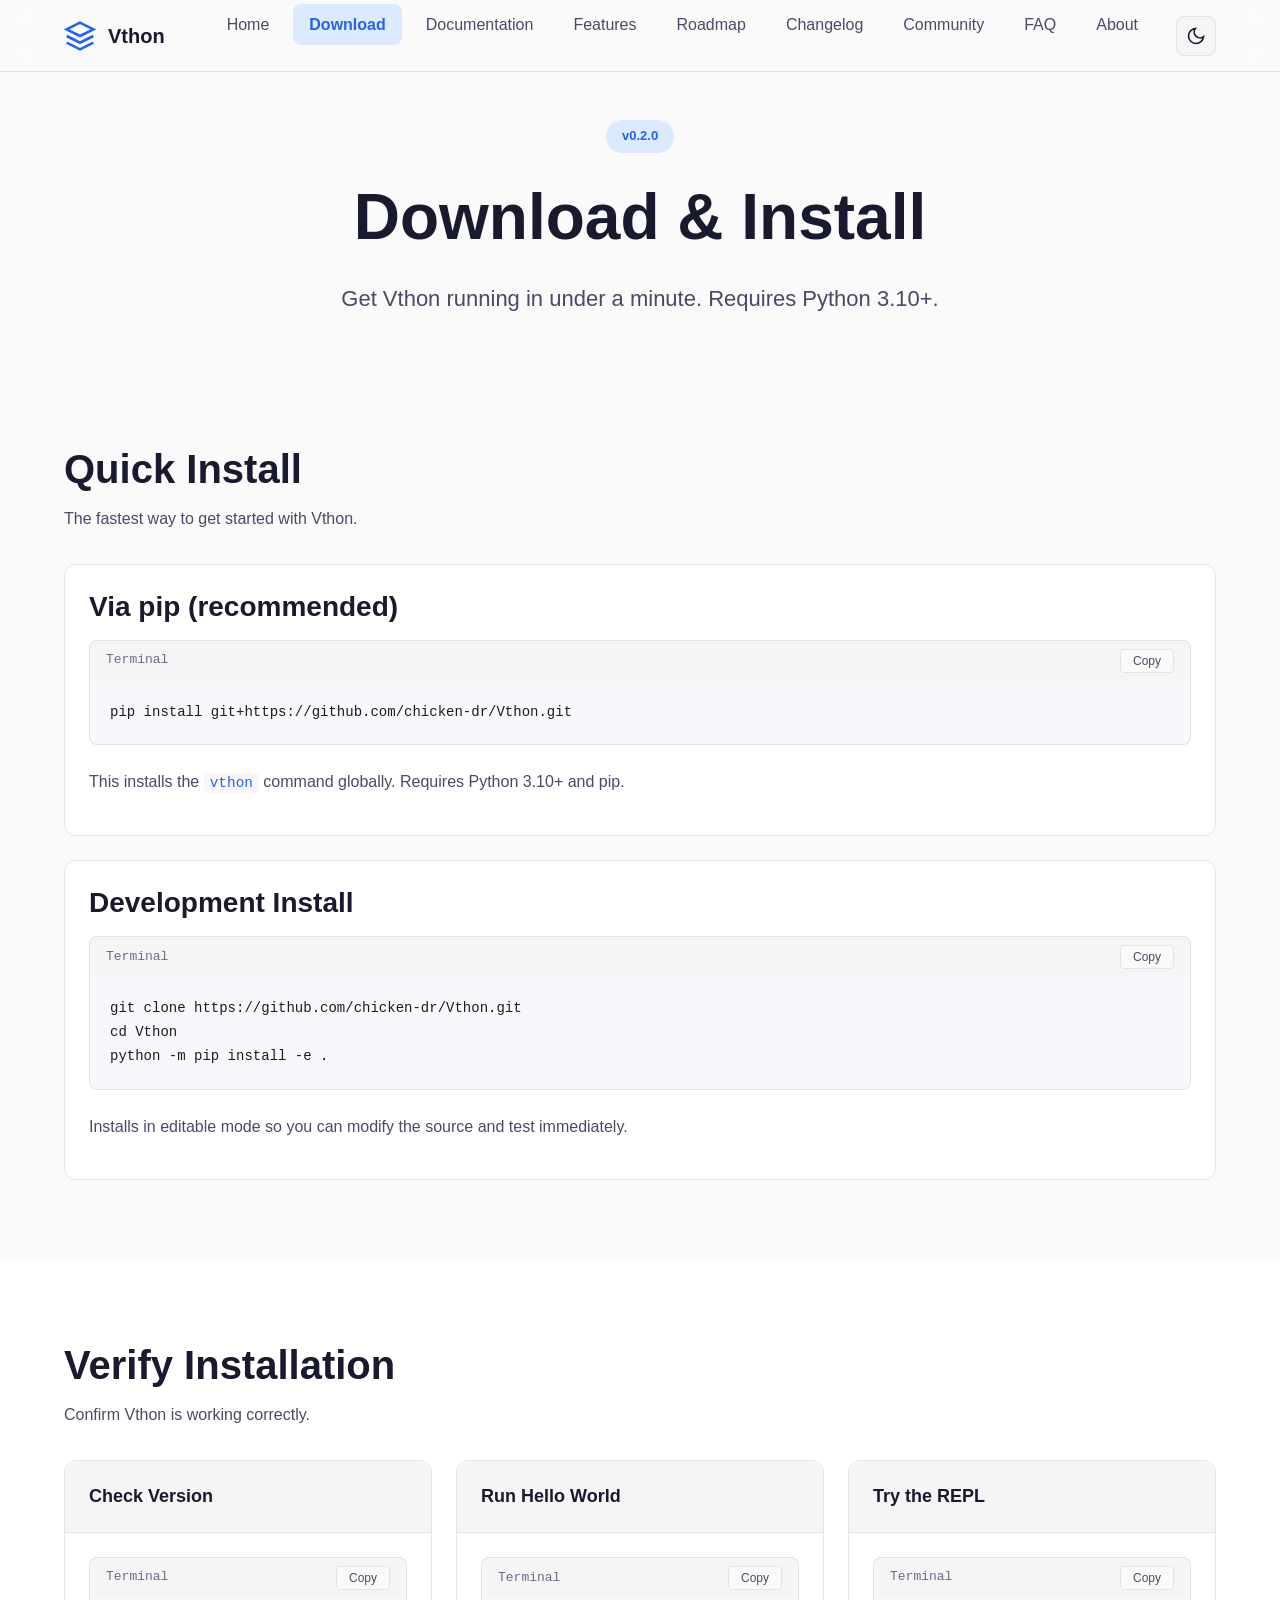
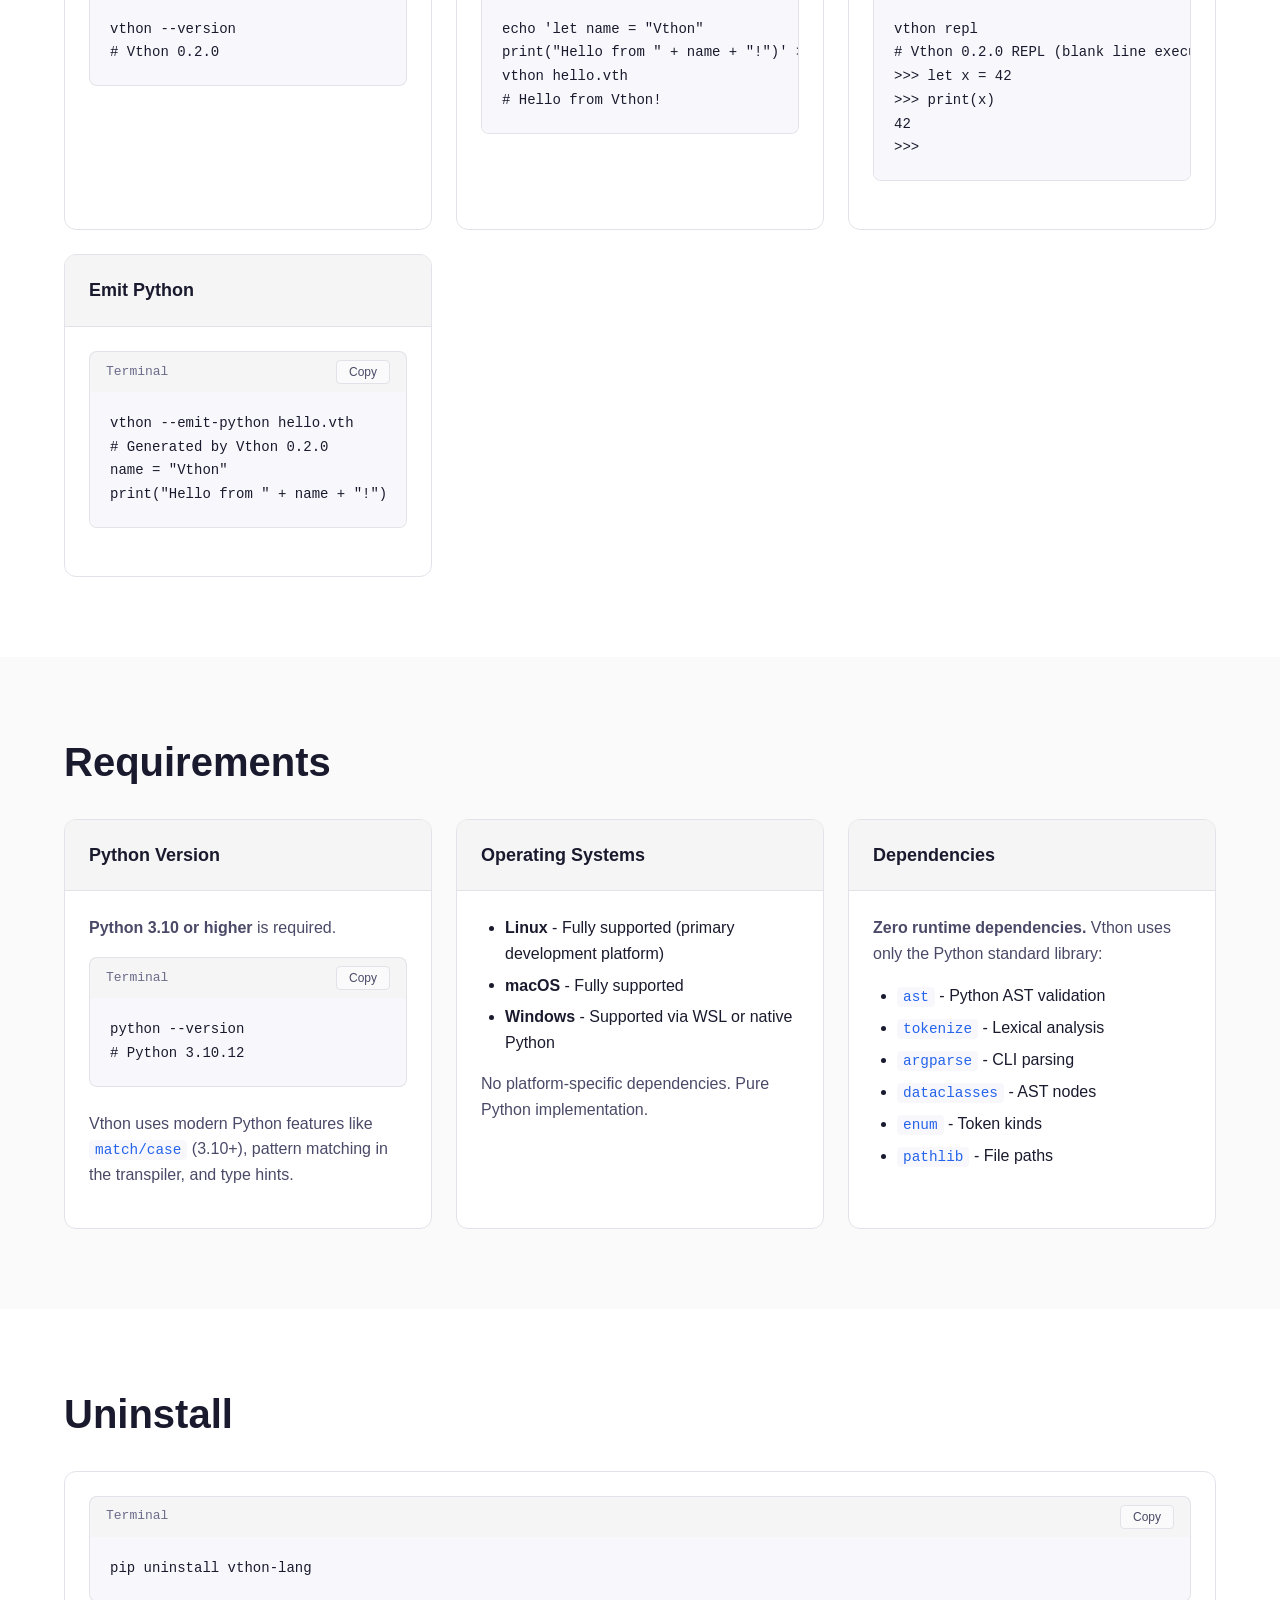
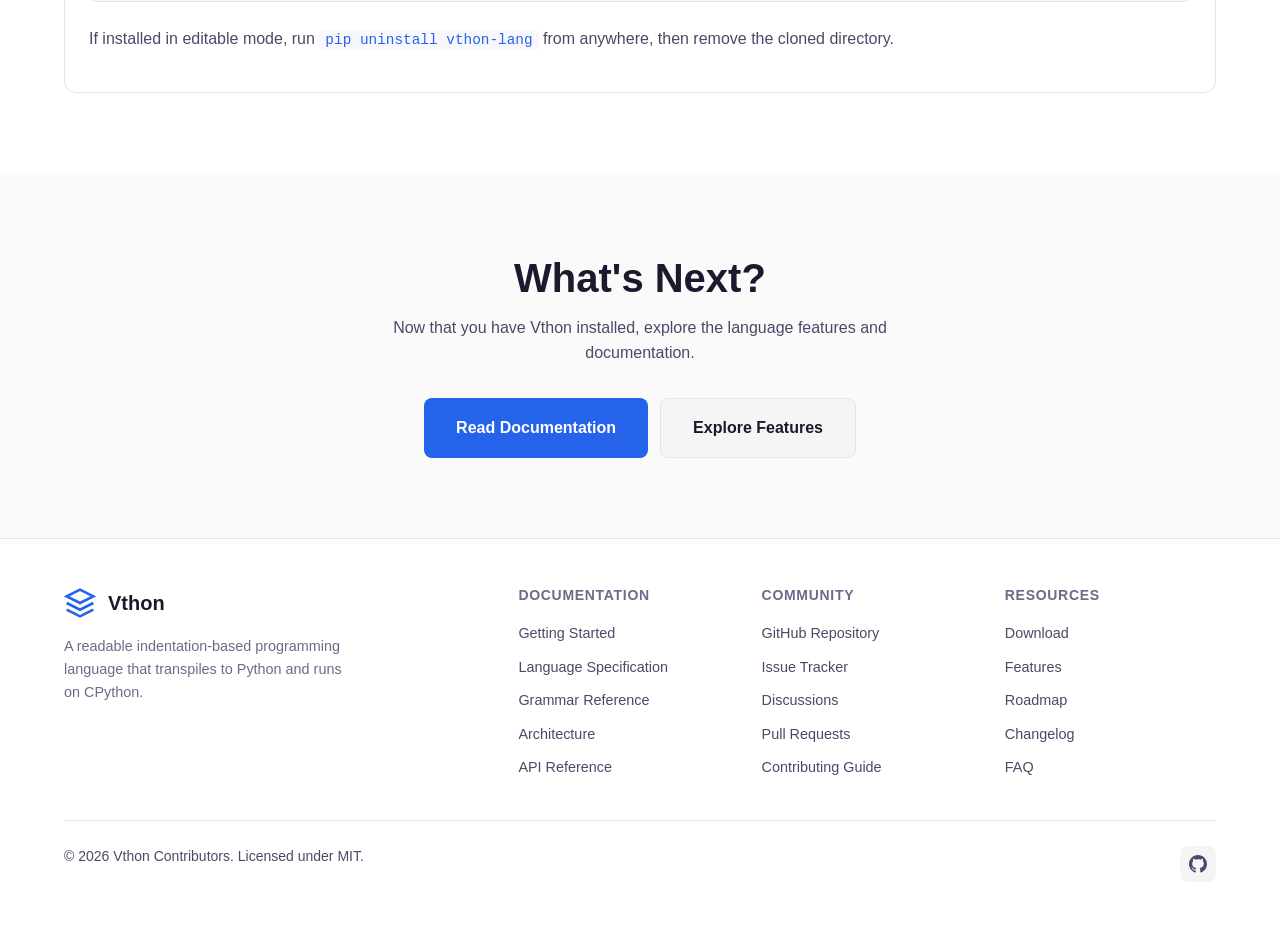
<file: docs/download.html>
<!DOCTYPE html>
<html lang="en" data-theme="light">
<head>
  <meta charset="UTF-8">
  <meta name="viewport" content="width=device-width, initial-scale=1.0">
  <meta name="description" content="Download Vthon - Installation guide for the Vthon programming language">
  <meta name="theme-color" content="#2563eb">

  <meta property="og:type" content="website">
  <meta property="og:title" content="Download Vthon - Installation Guide">
  <meta property="og:description" content="Install Vthon and start writing Python-compatible code with cleaner syntax">
  <meta property="og:image" content="assets/images/og-image.png">
  <meta property="og:url" content="https://chicken-dr.github.io/Vthon/download.html">

  <meta name="twitter:card" content="summary_large_image">
  <meta name="twitter:title" content="Download Vthon">
  <meta name="twitter:description" content="Install Vthon and start writing Python-compatible code with cleaner syntax">

  <title>Download Vthon - Installation Guide</title>

  <link rel="icon" type="image/svg+xml" href="assets/images/favicon.svg">
  <link rel="apple-touch-icon" href="assets/images/apple-touch-icon.png">
  <link rel="stylesheet" href="assets/css/style.css">
  <link rel="preconnect" href="https://fonts.googleapis.com">
  <link rel="preconnect" href="https://fonts.gstatic.com" crossorigin>
</head>
<body>
  <header class="header" role="banner">
    <nav class="nav" role="navigation" aria-label="Main navigation">
      <a href="index.html" class="nav-brand" aria-label="Vthon Home">
        <svg viewBox="0 0 24 24" fill="none" stroke="currentColor" stroke-width="2" aria-hidden="true">
          <path d="M12 2L2 7l10 5 10-5-10-5zM2 17l10 5 10-5M2 12l10 5 10-5"/>
        </svg>
        <span>Vthon</span>
      </a>

      <button class="nav-toggle" id="nav-toggle" aria-expanded="false" aria-label="Open menu" aria-controls="nav-menu">
        <svg viewBox="0 0 24 24" fill="none" stroke="currentColor" stroke-width="2" aria-hidden="true">
          <line x1="3" y1="6" x2="21" y2="6"></line>
          <line x1="3" y1="12" x2="21" y2="12"></line>
          <line x1="3" y1="18" x2="21" y2="18"></line>
        </svg>
      </button>

      <ul class="nav-menu" id="nav-menu" role="menubar">
        <li role="none"><a href="index.html" class="nav-link" role="menuitem">Home</a></li>
        <li role="none"><a href="download.html" class="nav-link active" role="menuitem">Download</a></li>
        <li role="none"><a href="documentation/index.html" class="nav-link" role="menuitem">Documentation</a></li>
        <li role="none"><a href="features.html" class="nav-link" role="menuitem">Features</a></li>
        <li role="none"><a href="roadmap.html" class="nav-link" role="menuitem">Roadmap</a></li>
        <li role="none"><a href="changelog.html" class="nav-link" role="menuitem">Changelog</a></li>
        <li role="none"><a href="community.html" class="nav-link" role="menuitem">Community</a></li>
        <li role="none"><a href="faq.html" class="nav-link" role="menuitem">FAQ</a></li>
        <li role="none"><a href="about.html" class="nav-link" role="menuitem">About</a></li>
      </ul>

      <button class="theme-toggle" id="theme-toggle" aria-label="Toggle dark mode" title="Toggle theme">
        <svg class="moon-icon" viewBox="0 0 24 24" fill="none" stroke="currentColor" stroke-width="2" aria-hidden="true">
          <path d="M21 12.79A9 9 0 1 1 11.21 3 7 7 0 0 0 21 12.79z"></path>
        </svg>
        <svg class="sun-icon" viewBox="0 0 24 24" fill="none" stroke="currentColor" stroke-width="2" aria-hidden="true">
          <circle cx="12" cy="12" r="5"></circle>
          <line x1="12" y1="1" x2="12" y2="3"></line>
          <line x1="12" y1="21" x2="12" y2="23"></line>
          <line x1="4.22" y1="4.22" x2="5.64" y2="5.64"></line>
          <line x1="18.36" y1="18.36" x2="19.78" y2="19.78"></line>
          <line x1="1" y1="12" x2="3" y2="12"></line>
          <line x1="21" y1="12" x2="23" y2="12"></line>
          <line x1="4.22" y1="19.78" x2="5.64" y2="18.36"></line>
          <line x1="18.36" y1="5.64" x2="19.78" y2="4.22"></line>
        </svg>
      </button>
    </nav>
  </header>

  <a href="#main-content" class="skip-link" style="position: absolute; top: -100%; left: 50%; transform: translateX(-50%); padding: 1rem; background: var(--color-primary); color: white; z-index: 10000; border-radius: var(--radius-md);">Skip to main content</a>

  <main id="main-content" role="main">
    <section class="hero" style="padding-top: calc(var(--header-height) + 3rem); padding-bottom: 3rem;" aria-labelledby="download-title">
      <div class="container">
        <span class="hero-badge animate-fade-in-up">v0.2.0</span>
        <h1 id="download-title" class="animate-fade-in-up">Download & Install</h1>
        <p class="animate-fade-in-up delay-1" style="max-width: 600px; margin: 0 auto;">Get Vthon running in under a minute. Requires Python 3.10+.</p>
      </div>
    </section>

    <section class="section" aria-labelledby="quick-install-title">
      <div class="container">
        <header style="margin-bottom: 2rem;">
          <h2 id="quick-install-title">Quick Install</h2>
          <p>The fastest way to get started with Vthon.</p>
        </header>

        <div class="card animate-fade-in-up">
          <div class="card-body">
            <h3 style="margin-bottom: 1rem;">Via pip (recommended)</h3>
            <div class="code-block">
              <div class="code-block-header"><span>Terminal</span></div>
              <pre><code>pip install git+https://github.com/chicken-dr/Vthon.git</code></pre>
            </div>
            <p>This installs the <code>vthon</code> command globally. Requires Python 3.10+ and pip.</p>
          </div>
        </div>

        <div class="card animate-fade-in-up delay-1" style="margin-top: 1.5rem;">
          <div class="card-body">
            <h3 style="margin-bottom: 1rem;">Development Install</h3>
            <div class="code-block">
              <div class="code-block-header"><span>Terminal</span></div>
              <pre><code>git clone https://github.com/chicken-dr/Vthon.git
cd Vthon
python -m pip install -e .</code></pre>
            </div>
            <p>Installs in editable mode so you can modify the source and test immediately.</p>
          </div>
        </div>
      </div>
    </section>

    <section class="section" style="background-color: var(--color-bg-secondary);" aria-labelledby="verify-title">
      <div class="container">
        <header style="margin-bottom: 2rem;">
          <h2 id="verify-title">Verify Installation</h2>
          <p>Confirm Vthon is working correctly.</p>
        </header>

        <div class="card-grid">
          <article class="card animate-fade-in-up">
            <div class="card-header"><h3>Check Version</h3></div>
            <div class="card-body">
              <div class="code-block">
                <div class="code-block-header"><span>Terminal</span></div>
                <pre><code>vthon --version
# Vthon 0.2.0</code></pre>
              </div>
            </div>
          </article>

          <article class="card animate-fade-in-up delay-1">
            <div class="card-header"><h3>Run Hello World</h3></div>
            <div class="card-body">
              <div class="code-block">
                <div class="code-block-header"><span>Terminal</span></div>
                <pre><code>echo 'let name = "Vthon"
print("Hello from " + name + "!")' > hello.vth
vthon hello.vth
# Hello from Vthon!</code></pre>
              </div>
            </div>
          </article>

          <article class="card animate-fade-in-up delay-2">
            <div class="card-header"><h3>Try the REPL</h3></div>
            <div class="card-body">
              <div class="code-block">
                <div class="code-block-header"><span>Terminal</span></div>
                <pre><code>vthon repl
# Vthon 0.2.0 REPL (blank line executes a block, Ctrl-D exits)
>>> let x = 42
>>> print(x)
42
>>> </code></pre>
              </div>
            </div>
          </article>

          <article class="card animate-fade-in-up delay-3">
            <div class="card-header"><h3>Emit Python</h3></div>
            <div class="card-body">
              <div class="code-block">
                <div class="code-block-header"><span>Terminal</span></div>
                <pre><code>vthon --emit-python hello.vth
# Generated by Vthon 0.2.0
name = "Vthon"
print("Hello from " + name + "!")</code></pre>
              </div>
            </div>
          </article>
        </div>
      </div>
    </section>

    <section class="section" aria-labelledby="requirements-title">
      <div class="container">
        <header style="margin-bottom: 2rem;">
          <h2 id="requirements-title">Requirements</h2>
        </header>

        <div class="card-grid">
          <article class="card animate-fade-in-up">
            <div class="card-header"><h3>Python Version</h3></div>
            <div class="card-body">
              <p><strong>Python 3.10 or higher</strong> is required.</p>
              <div class="code-block">
                <div class="code-block-header"><span>Terminal</span></div>
                <pre><code>python --version
# Python 3.10.12</code></pre>
              </div>
              <p>Vthon uses modern Python features like <code>match/case</code> (3.10+), pattern matching in the transpiler, and type hints.</p>
            </div>
          </article>

          <article class="card animate-fade-in-up delay-1">
            <div class="card-header"><h3>Operating Systems</h3></div>
            <div class="card-body">
              <ul>
                <li><strong>Linux</strong> - Fully supported (primary development platform)</li>
                <li><strong>macOS</strong> - Fully supported</li>
                <li><strong>Windows</strong> - Supported via WSL or native Python</li>
              </ul>
              <p>No platform-specific dependencies. Pure Python implementation.</p>
            </div>
          </article>

          <article class="card animate-fade-in-up delay-2">
            <div class="card-header"><h3>Dependencies</h3></div>
            <div class="card-body">
              <p><strong>Zero runtime dependencies.</strong> Vthon uses only the Python standard library:</p>
              <ul>
                <li><code>ast</code> - Python AST validation</li>
                <li><code>tokenize</code> - Lexical analysis</li>
                <li><code>argparse</code> - CLI parsing</li>
                <li><code>dataclasses</code> - AST nodes</li>
                <li><code>enum</code> - Token kinds</li>
                <li><code>pathlib</code> - File paths</li>
              </ul>
            </div>
          </article>
        </div>
      </div>
    </section>

    <section class="section" style="background-color: var(--color-bg-secondary);" aria-labelledby="uninstall-title">
      <div class="container">
        <header style="margin-bottom: 2rem;">
          <h2 id="uninstall-title">Uninstall</h2>
        </header>

        <div class="card animate-fade-in-up">
          <div class="card-body">
            <div class="code-block">
              <div class="code-block-header"><span>Terminal</span></div>
              <pre><code>pip uninstall vthon-lang</code></pre>
            </div>
            <p>If installed in editable mode, run <code>pip uninstall vthon-lang</code> from anywhere, then remove the cloned directory.</p>
          </div>
        </div>
      </div>
    </section>

    <section class="section" aria-labelledby="next-steps-title">
      <div class="container text-center">
        <h2 id="next-steps-title" class="animate-fade-in-up">What's Next?</h2>
        <p class="animate-fade-in-up delay-1" style="max-width: 600px; margin: 0 auto 2rem;">Now that you have Vthon installed, explore the language features and documentation.</p>
        <div class="btn-group animate-fade-in-up delay-2" style="justify-content: center;">
          <a href="documentation/index.html" class="btn btn-primary btn-lg">Read Documentation</a>
          <a href="features.html" class="btn btn-secondary btn-lg">Explore Features</a>
        </div>
      </div>
    </section>
  </main>

  <footer class="footer" role="contentinfo">
    <div class="container">
      <div class="footer-grid">
        <div class="footer-brand">
          <a href="index.html" class="nav-brand" aria-label="Vthon Home">
            <svg viewBox="0 0 24 24" fill="none" stroke="currentColor" stroke-width="2" aria-hidden="true">
              <path d="M12 2L2 7l10 5 10-5-10-5zM2 17l10 5 10-5M2 12l10 5 10-5"/>
            </svg>
            <span>Vthon</span>
          </a>
          <p>A readable indentation-based programming language that transpiles to Python and runs on CPython.</p>
        </div>

        <nav class="footer-links" aria-label="Documentation">
          <h4>Documentation</h4>
          <ul>
            <li><a href="documentation/index.html">Getting Started</a></li>
            <li><a href="documentation/language-spec.html">Language Specification</a></li>
            <li><a href="documentation/grammar.html">Grammar Reference</a></li>
            <li><a href="documentation/architecture.html">Architecture</a></li>
            <li><a href="documentation/api.html">API Reference</a></li>
          </ul>
        </nav>

        <nav class="footer-links" aria-label="Community">
          <h4>Community</h4>
          <ul>
            <li><a href="https://github.com/chicken-dr/Vthon" target="_blank" rel="noopener">GitHub Repository</a></li>
            <li><a href="https://github.com/chicken-dr/Vthon/issues" target="_blank" rel="noopener">Issue Tracker</a></li>
            <li><a href="https://github.com/chicken-dr/Vthon/discussions" target="_blank" rel="noopener">Discussions</a></li>
            <li><a href="https://github.com/chicken-dr/Vthon/pulls" target="_blank" rel="noopener">Pull Requests</a></li>
            <li><a href="community.html">Contributing Guide</a></li>
          </ul>
        </nav>

        <nav class="footer-links" aria-label="Resources">
          <h4>Resources</h4>
          <ul>
            <li><a href="download.html">Download</a></li>
            <li><a href="features.html">Features</a></li>
            <li><a href="roadmap.html">Roadmap</a></li>
            <li><a href="changelog.html">Changelog</a></li>
            <li><a href="faq.html">FAQ</a></li>
          </ul>
        </nav>
      </div>

      <div class="footer-bottom">
        <p>&copy; 2026 Vthon Contributors. Licensed under MIT.</p>
        <div class="footer-social">
          <a href="https://github.com/chicken-dr/Vthon" target="_blank" rel="noopener" aria-label="GitHub">
            <svg viewBox="0 0 24 24" fill="currentColor" aria-hidden="true"><path d="M12 0C5.374 0 0 5.373 0 12c0 5.302 3.438 9.8 8.207 11.387.599.111.793-.261.793-.577v-2.234c-3.338.726-4.033-1.416-4.033-1.416-.546-1.387-1.333-1.756-1.333-1.756-1.089-.745.083-.729.083-.729 1.205.084 1.839 1.237 1.839 1.237 1.07 1.834 2.807 1.304 3.492.997.107-.775.418-1.305.762-1.604-2.665-.305-5.467-1.334-5.467-5.931 0-1.311.469-2.381 1.236-3.221-.124-.303-.535-1.524.117-3.176 0 0 1.008-.322 3.301 1.23A11.509 11.509 0 0112 5.803c1.02.005 2.047.138 3.006.404 2.291-1.552 3.297-1.23 3.297-1.23.653 1.653.242 2.874.118 3.176.77.84 1.235 1.911 1.235 3.221 0 4.609-2.807 5.624-5.479 5.921.43.372.823 1.102.823 2.222v3.293c0 .319.192.694.801.576C20.566 21.797 24 17.3 24 12c0-6.627-5.373-12-12-12z"/></svg>
          </a>
        </div>
      </div>
    </div>
  </footer>

  <button class="scroll-top" id="scroll-top" aria-label="Scroll to top" title="Scroll to top">
    <svg viewBox="0 0 24 24" fill="none" stroke="currentColor" stroke-width="2" aria-hidden="true" width="20" height="20">
      <path d="M18 15l-6-6-6 6"/>
    </svg>
  </button>

  <script src="assets/js/main.js"></script>
</body>
</html>
</file>
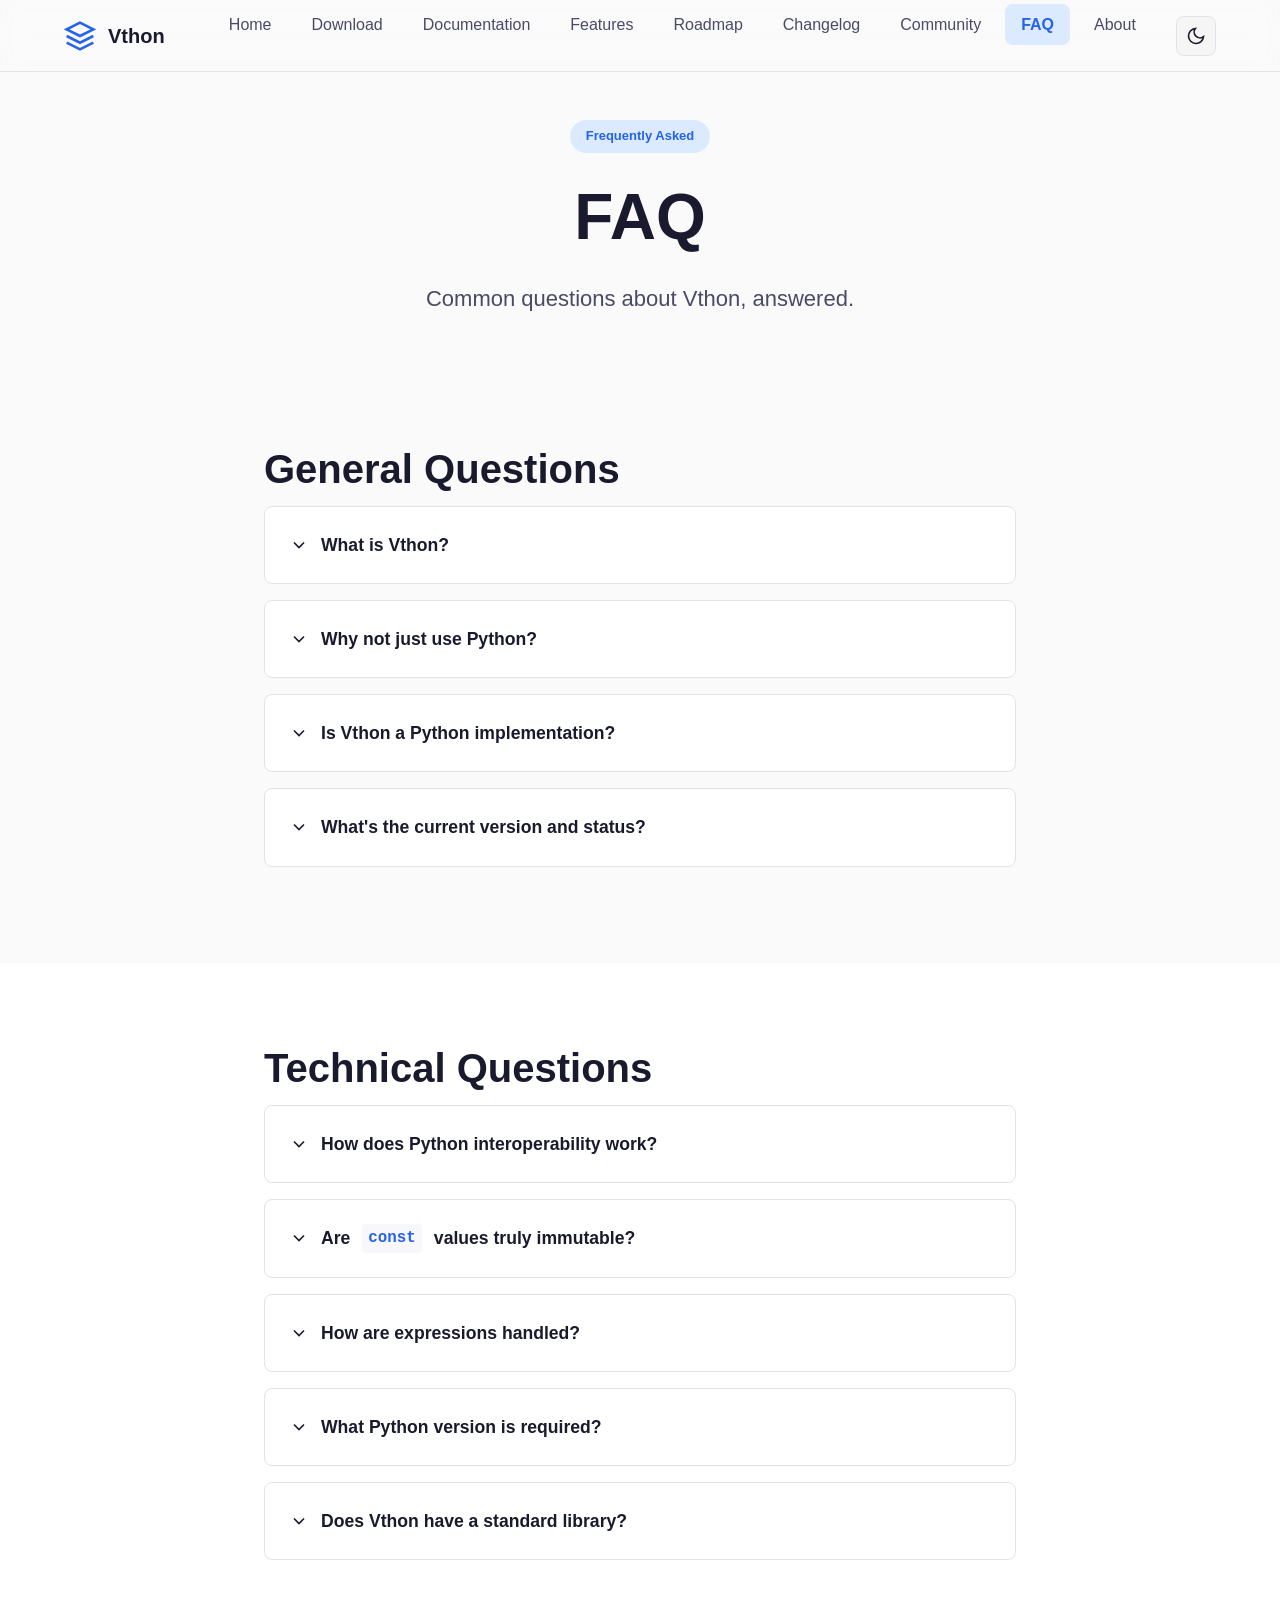
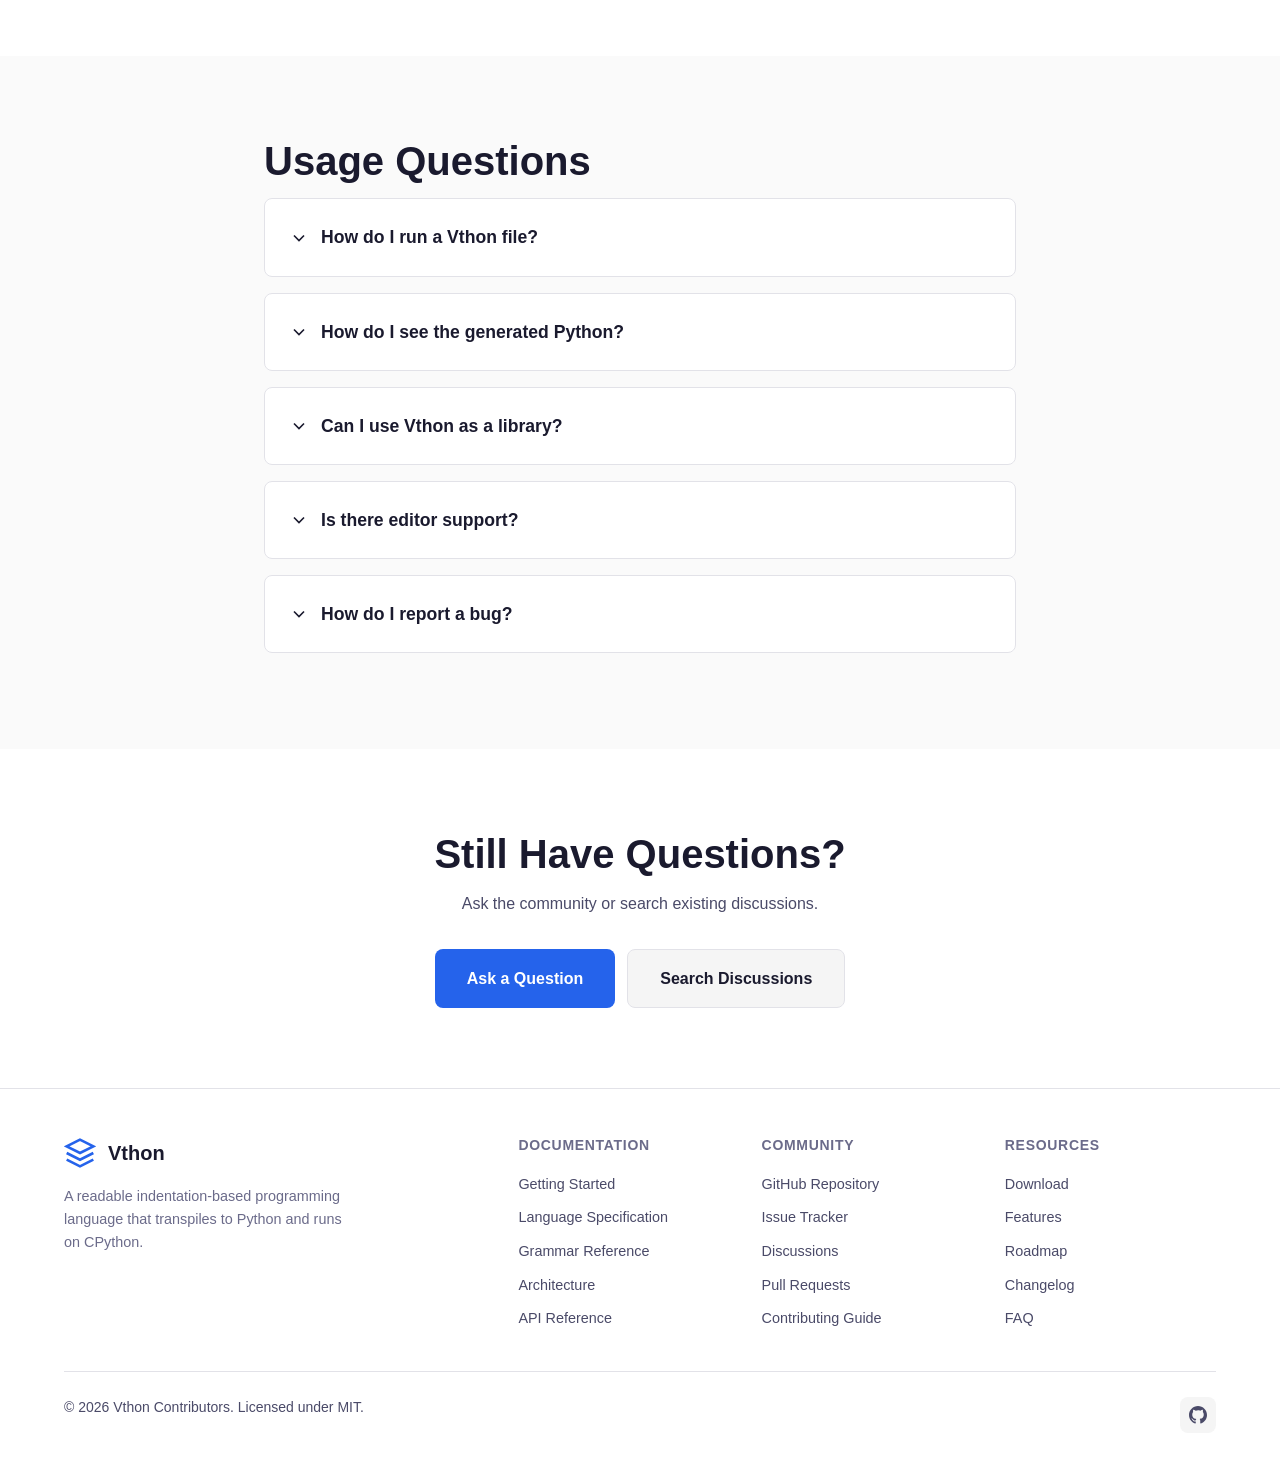
<file: docs/faq.html>
<!DOCTYPE html>
<html lang="en" data-theme="light">
<head>
  <meta charset="UTF-8">
  <meta name="viewport" content="width=device-width, initial-scale=1.0">
  <meta name="description" content="Vthon FAQ - Frequently asked questions about the Vthon programming language">
  <meta name="theme-color" content="#2563eb">

  <meta property="og:type" content="website">
  <meta property="og:title" content="Vthon FAQ">
  <meta property="og:description" content="Frequently asked questions about Vthon">
  <meta property="og:image" content="assets/images/og-image.png">
  <meta property="og:url" content="https://chicken-dr.github.io/Vthon/faq.html">

  <meta name="twitter:card" content="summary_large_image">
  <meta name="twitter:title" content="Vthon FAQ">
  <meta name="twitter:description" content="Frequently asked questions about Vthon">

  <title>FAQ - Vthon</title>

  <link rel="icon" type="image/svg+xml" href="assets/images/favicon.svg">
  <link rel="apple-touch-icon" href="assets/images/apple-touch-icon.png">
  <link rel="stylesheet" href="assets/css/style.css">
  <link rel="preconnect" href="https://fonts.googleapis.com">
  <link rel="preconnect" href="https://fonts.gstatic.com" crossorigin>
</head>
<body>
  <header class="header" role="banner">
    <nav class="nav" role="navigation" aria-label="Main navigation">
      <a href="index.html" class="nav-brand" aria-label="Vthon Home">
        <svg viewBox="0 0 24 24" fill="none" stroke="currentColor" stroke-width="2" aria-hidden="true">
          <path d="M12 2L2 7l10 5 10-5-10-5zM2 17l10 5 10-5M2 12l10 5 10-5"/>
        </svg>
        <span>Vthon</span>
      </a>

      <button class="nav-toggle" id="nav-toggle" aria-expanded="false" aria-label="Open menu" aria-controls="nav-menu">
        <svg viewBox="0 0 24 24" fill="none" stroke="currentColor" stroke-width="2" aria-hidden="true">
          <line x1="3" y1="6" x2="21" y2="6"></line>
          <line x1="3" y1="12" x2="21" y2="12"></line>
          <line x1="3" y1="18" x2="21" y2="18"></line>
        </svg>
      </button>

      <ul class="nav-menu" id="nav-menu" role="menubar">
        <li role="none"><a href="index.html" class="nav-link" role="menuitem">Home</a></li>
        <li role="none"><a href="download.html" class="nav-link" role="menuitem">Download</a></li>
        <li role="none"><a href="documentation/index.html" class="nav-link" role="menuitem">Documentation</a></li>
        <li role="none"><a href="features.html" class="nav-link" role="menuitem">Features</a></li>
        <li role="none"><a href="roadmap.html" class="nav-link" role="menuitem">Roadmap</a></li>
        <li role="none"><a href="changelog.html" class="nav-link" role="menuitem">Changelog</a></li>
        <li role="none"><a href="community.html" class="nav-link" role="menuitem">Community</a></li>
        <li role="none"><a href="faq.html" class="nav-link active" role="menuitem">FAQ</a></li>
        <li role="none"><a href="about.html" class="nav-link" role="menuitem">About</a></li>
      </ul>

      <button class="theme-toggle" id="theme-toggle" aria-label="Toggle dark mode" title="Toggle theme">
        <svg class="moon-icon" viewBox="0 0 24 24" fill="none" stroke="currentColor" stroke-width="2" aria-hidden="true">
          <path d="M21 12.79A9 9 0 1 1 11.21 3 7 7 0 0 0 21 12.79z"></path>
        </svg>
        <svg class="sun-icon" viewBox="0 0 24 24" fill="none" stroke="currentColor" stroke-width="2" aria-hidden="true">
          <circle cx="12" cy="12" r="5"></circle>
          <line x1="12" y1="1" x2="12" y2="3"></line>
          <line x1="12" y1="21" x2="12" y2="23"></line>
          <line x1="4.22" y1="4.22" x2="5.64" y2="5.64"></line>
          <line x1="18.36" y1="18.36" x2="19.78" y2="19.78"></line>
          <line x1="1" y1="12" x2="3" y2="12"></line>
          <line x1="21" y1="12" x2="23" y2="12"></line>
          <line x1="4.22" y1="19.78" x2="5.64" y2="18.36"></line>
          <line x1="18.36" y1="5.64" x2="19.78" y2="4.22"></line>
        </svg>
      </button>
    </nav>
  </header>

  <a href="#main-content" class="skip-link" style="position: absolute; top: -100%; left: 50%; transform: translateX(-50%); padding: 1rem; background: var(--color-primary); color: white; z-index: 10000; border-radius: var(--radius-md);">Skip to main content</a>

  <main id="main-content" role="main">
    <section class="hero" style="padding-top: calc(var(--header-height) + 3rem); padding-bottom: 3rem;" aria-labelledby="faq-title">
      <div class="container">
        <span class="hero-badge animate-fade-in-up">Frequently Asked</span>
        <h1 id="faq-title" class="animate-fade-in-up">FAQ</h1>
        <p class="animate-fade-in-up delay-1" style="max-width: 600px; margin: 0 auto;">Common questions about Vthon, answered.</p>
      </div>
    </section>

    <section class="section" aria-labelledby="general-title">
      <div class="container" style="max-width: 800px;">
        <h2 id="general-title" class="animate-fade-in-up">General Questions</h2>

        <details class="animate-fade-in-up" style="margin-bottom: 1rem; background: var(--color-bg-secondary); border: 1px solid var(--color-border); border-radius: var(--radius-md); padding: 1.5rem;">
          <summary style="cursor: pointer; font-weight: 600; font-size: 1.1rem; list-style: none; display: flex; align-items: center; gap: 0.75rem;">
            <svg viewBox="0 0 24 24" fill="none" stroke="currentColor" stroke-width="2" style="flex-shrink: 0; width: 20px; height: 20px; transition: transform var(--transition-fast);" class="faq-icon">
              <polyline points="6 9 12 15 18 9"></polyline>
            </svg>
            What is Vthon?
          </summary>
          <div style="margin-top: 1rem; padding-top: 1rem; border-top: 1px solid var(--color-border); color: var(--color-text-secondary);">
            <p>Vthon is a small, readable, indentation-based programming language that transpiles to Python and runs on CPython. It has its own lexer, parser, AST, transpiler, CLI, and REPL—built from scratch without forking CPython.</p>
          </div>
        </details>

        <details class="animate-fade-in-up delay-1" style="margin-bottom: 1rem; background: var(--color-bg-secondary); border: 1px solid var(--color-border); border-radius: var(--radius-md); padding: 1.5rem;">
          <summary style="cursor: pointer; font-weight: 600; font-size: 1.1rem; list-style: none; display: flex; align-items: center; gap: 0.75rem;">
            <svg viewBox="0 0 24 24" fill="none" stroke="currentColor" stroke-width="2" style="flex-shrink: 0; width: 20px; height: 20px; transition: transform var(--transition-fast);" class="faq-icon">
              <polyline points="6 9 12 15 18 9"></polyline>
            </svg>
            Why not just use Python?
          </summary>
          <div style="margin-top: 1rem; padding-top: 1rem; border-top: 1px solid var(--color-border); color: var(--color-text-secondary);">
            <p>Vthon provides a cleaner syntax (no colons on simple statements, implicit self in methods, <code>let</code>/<code>const</code> declarations) while maintaining full Python ecosystem compatibility. You get the best of both worlds: Vthon's syntax for your code, Python's libraries for everything else.</p>
          </div>
        </details>

        <details class="animate-fade-in-up delay-2" style="margin-bottom: 1rem; background: var(--color-bg-secondary); border: 1px solid var(--color-border); border-radius: var(--radius-md); padding: 1.5rem;">
          <summary style="cursor: pointer; font-weight: 600; font-size: 1.1rem; list-style: none; display: flex; align-items: center; gap: 0.75rem;">
            <svg viewBox="0 0 24 24" fill="none" stroke="currentColor" stroke-width="2" style="flex-shrink: 0; width: 20px; height: 20px; transition: transform var(--transition-fast);" class="faq-icon">
              <polyline points="6 9 12 15 18 9"></polyline>
            </svg>
            Is Vthon a Python implementation?
          </summary>
          <div style="margin-top: 1rem; padding-top: 1rem; border-top: 1px solid var(--color-border); color: var(--color-text-secondary);">
            <p>No. Vthon transpiles to Python source code, which is then executed by the standard CPython interpreter. There's no custom VM or interpreter—your code runs on the same CPython you already use.</p>
          </div>
        </details>

        <details class="animate-fade-in-up delay-3" style="margin-bottom: 1rem; background: var(--color-bg-secondary); border: 1px solid var(--color-border); border-radius: var(--radius-md); padding: 1.5rem;">
          <summary style="cursor: pointer; font-weight: 600; font-size: 1.1rem; list-style: none; display: flex; align-items: center; gap: 0.75rem;">
            <svg viewBox="0 0 24 24" fill="none" stroke="currentColor" stroke-width="2" style="flex-shrink: 0; width: 20px; height: 20px; transition: transform var(--transition-fast);" class="faq-icon">
              <polyline points="6 9 12 15 18 9"></polyline>
            </svg>
            What's the current version and status?
          </summary>
          <div style="margin-top: 1rem; padding-top: 1rem; border-top: 1px solid var(--color-border); color: var(--color-text-secondary);">
            <p>Vthon is at <strong>v0.2.0</strong> (released August 2026). It includes core language features plus pattern matching, decorators, list comprehensions, and with statements. See the <a href="roadmap.html">Roadmap</a> for planned features.</p>
          </div>
        </details>
      </div>
    </section>

    <section class="section" style="background-color: var(--color-bg-secondary);" aria-labelledby="technical-title">
      <div class="container" style="max-width: 800px;">
        <h2 id="technical-title" class="animate-fade-in-up">Technical Questions</h2>

        <details class="animate-fade-in-up" style="margin-bottom: 1rem; background: var(--color-bg-secondary); border: 1px solid var(--color-border); border-radius: var(--radius-md); padding: 1.5rem;">
          <summary style="cursor: pointer; font-weight: 600; font-size: 1.1rem; list-style: none; display: flex; align-items: center; gap: 0.75rem;">
            <svg viewBox="0 0 24 24" fill="none" stroke="currentColor" stroke-width="2" style="flex-shrink: 0; width: 20px; height: 20px; transition: transform var(--transition-fast);" class="faq-icon">
              <polyline points="6 9 12 15 18 9"></polyline>
            </svg>
            How does Python interoperability work?
          </summary>
          <div style="margin-top: 1rem; padding-top: 1rem; border-top: 1px solid var(--color-border); color: var(--color-text-secondary);">
            <p>Use <code>py import module</code> or <code>py from module import name</code> to import Python packages. These statements pass through to the generated Python unchanged. Imported objects are available directly in Vthon scope—no wrapping, no conversion needed. Vthon values use Python runtime representations.</p>
          </div>
        </details>

        <details class="animate-fade-in-up delay-1" style="margin-bottom: 1rem; background: var(--color-bg-secondary); border: 1px solid var(--color-border); border-radius: var(--radius-md); padding: 1.5rem;">
          <summary style="cursor: pointer; font-weight: 600; font-size: 1.1rem; list-style: none; display: flex; align-items: center; gap: 0.75rem;">
            <svg viewBox="0 0 24 24" fill="none" stroke="currentColor" stroke-width="2" style="flex-shrink: 0; width: 20px; height: 20px; transition: transform var(--transition-fast);" class="faq-icon">
              <polyline points="6 9 12 15 18 9"></polyline>
            </svg>
            Are <code>const</code> values truly immutable?
          </summary>
          <div style="margin-top: 1rem; padding-top: 1rem; border-top: 1px solid var(--color-border); color: var(--color-text-secondary);">
            <p><strong>No.</strong> Constants are a <strong>compile-time</strong> protection only. The transpiler rejects direct reassignment to a <code>const</code> name within the same compilation unit. However, mutation through aliases, container modification, or Python reflection is possible. It's a linting aid, not a security boundary.</p>
          </div>
        </details>

        <details class="animate-fade-in-up delay-2" style="margin-bottom: 1rem; background: var(--color-bg-secondary); border: 1px solid var(--color-border); border-radius: var(--radius-md); padding: 1.5rem;">
          <summary style="cursor: pointer; font-weight: 600; font-size: 1.1rem; list-style: none; display: flex; align-items: center; gap: 0.75rem;">
            <svg viewBox="0 0 24 24" fill="none" stroke="currentColor" stroke-width="2" style="flex-shrink: 0; width: 20px; height: 20px; transition: transform var(--transition-fast);" class="faq-icon">
              <polyline points="6 9 12 15 18 9"></polyline>
            </svg>
            How are expressions handled?
          </summary>
          <div style="margin-top: 1rem; padding-top: 1rem; border-top: 1px solid var(--color-border); color: var(--color-text-secondary);">
            <p>Expressions are kept as source strings during parsing and validated by the transpiler using Python's <code>ast.parse(mode='eval')</code>. Vthon literals <code>true</code>, <code>false</code>, <code>null</code> are converted to <code>True</code>, <code>False</code>, <code>None</code> during transpilation. All Python operators work.</p>
          </div>
        </details>

        <details class="animate-fade-in-up delay-3" style="margin-bottom: 1rem; background: var(--color-bg-secondary); border: 1px solid var(--color-border); border-radius: var(--radius-md); padding: 1.5rem;">
          <summary style="cursor: pointer; font-weight: 600; font-size: 1.1rem; list-style: none; display: flex; align-items: center; gap: 0.75rem;">
            <svg viewBox="0 0 24 24" fill="none" stroke="currentColor" stroke-width="2" style="flex-shrink: 0; width: 20px; height: 20px; transition: transform var(--transition-fast);" class="faq-icon">
              <polyline points="6 9 12 15 18 9"></polyline>
            </svg>
            What Python version is required?
          </summary>
          <div style="margin-top: 1rem; padding-top: 1rem; border-top: 1px solid var(--color-border); color: var(--color-text-secondary);">
            <p><strong>Python 3.10+</strong> is required. Vthon uses modern Python features like pattern matching (<code>match/case</code>) in the transpiler, and the generated code may use 3.10+ syntax.</p>
          </div>
        </details>

        <details class="animate-fade-in-up delay-4" style="margin-bottom: 1rem; background: var(--color-bg-secondary); border: 1px solid var(--color-border); border-radius: var(--radius-md); padding: 1.5rem;">
          <summary style="cursor: pointer; font-weight: 600; font-size: 1.1rem; list-style: none; display: flex; align-items: center; gap: 0.75rem;">
            <svg viewBox="0 0 24 24" fill="none" stroke="currentColor" stroke-width="2" style="flex-shrink: 0; width: 20px; height: 20px; transition: transform var(--transition-fast);" class="faq-icon">
              <polyline points="6 9 12 15 18 9"></polyline>
            </svg>
            Does Vthon have a standard library?
          </summary>
          <div style="margin-top: 1rem; padding-top: 1rem; border-top: 1px solid var(--color-border); color: var(--color-text-secondary);">
            <p>Not yet. The MVP relies entirely on Python's standard library via <code>py import</code>. A Vthon-native standard library is planned for v1.0+ (see <a href="roadmap.html">Roadmap</a>).</p>
          </div>
        </details>
      </div>
    </section>

    <section class="section" aria-labelledby="usage-title">
      <div class="container" style="max-width: 800px;">
        <h2 id="usage-title" class="animate-fade-in-up">Usage Questions</h2>

        <details class="animate-fade-in-up" style="margin-bottom: 1rem; background: var(--color-bg-secondary); border: 1px solid var(--color-border); border-radius: var(--radius-md); padding: 1.5rem;">
          <summary style="cursor: pointer; font-weight: 600; font-size: 1.1rem; list-style: none; display: flex; align-items: center; gap: 0.75rem;">
            <svg viewBox="0 0 24 24" fill="none" stroke="currentColor" stroke-width="2" style="flex-shrink: 0; width: 20px; height: 20px; transition: transform var(--transition-fast);" class="faq-icon">
              <polyline points="6 9 12 15 18 9"></polyline>
            </svg>
            How do I run a Vthon file?
          </summary>
          <div style="margin-top: 1rem; padding-top: 1rem; border-top: 1px solid var(--color-border); color: var(--color-text-secondary);">
            <div class="code-block">
              <pre><code>vthon program.vth
# or
vthon run program.vth</code></pre>
            </div>
          </div>
        </details>

        <details class="animate-fade-in-up delay-1" style="margin-bottom: 1rem; background: var(--color-bg-secondary); border: 1px solid var(--color-border); border-radius: var(--radius-md); padding: 1.5rem;">
          <summary style="cursor: pointer; font-weight: 600; font-size: 1.1rem; list-style: none; display: flex; align-items: center; gap: 0.75rem;">
            <svg viewBox="0 0 24 24" fill="none" stroke="currentColor" stroke-width="2" style="flex-shrink: 0; width: 20px; height: 20px; transition: transform var(--transition-fast);" class="faq-icon">
              <polyline points="6 9 12 15 18 9"></polyline>
            </svg>
            How do I see the generated Python?
          </summary>
          <div style="margin-top: 1rem; padding-top: 1rem; border-top: 1px solid var(--color-border); color: var(--color-text-secondary);">
            <div class="code-block">
              <pre><code>vthon --emit-python program.vth</code></pre>
            </div>
          </div>
        </details>

        <details class="animate-fade-in-up delay-2" style="margin-bottom: 1rem; background: var(--color-bg-secondary); border: 1px solid var(--color-border); border-radius: var(--radius-md); padding: 1.5rem;">
          <summary style="cursor: pointer; font-weight: 600; font-size: 1.1rem; list-style: none; display: flex; align-items: center; gap: 0.75rem;">
            <svg viewBox="0 0 24 24" fill="none" stroke="currentColor" stroke-width="2" style="flex-shrink: 0; width: 20px; height: 20px; transition: transform var(--transition-fast);" class="faq-icon">
              <polyline points="6 9 12 15 18 9"></polyline>
            </svg>
            Can I use Vthon as a library?
          </summary>
          <div style="margin-top: 1rem; padding-top: 1rem; border-top: 1px solid var(--color-border); color: var(--color-text-secondary);">
            <p>Yes. Import <code>vthon.runtime</code> and use <code>parse()</code>, <code>transpile()</code>, <code>execute()</code>, or <code>run_file()</code>. See the <a href="documentation/api.html">API Reference</a> for details.</p>
          </div>
        </details>

        <details class="animate-fade-in-up delay-3" style="margin-bottom: 1rem; background: var(--color-bg-secondary); border: 1px solid var(--color-border); border-radius: var(--radius-md); padding: 1.5rem;">
          <summary style="cursor: pointer; font-weight: 600; font-size: 1.1rem; list-style: none; display: flex; align-items: center; gap: 0.75rem;">
            <svg viewBox="0 0 24 24" fill="none" stroke="currentColor" stroke-width="2" style="flex-shrink: 0; width: 20px; height: 20px; transition: transform var(--transition-fast);" class="faq-icon">
              <polyline points="6 9 12 15 18 9"></polyline>
            </svg>
            Is there editor support?
          </summary>
          <div style="margin-top: 1rem; padding-top: 1rem; border-top: 1px solid var(--color-border); color: var(--color-text-secondary);">
            <p>Not yet. A Language Server (LSP) and VS Code extension are planned for v1.0+. For now, you can use Python syntax highlighting for <code>.vth</code> files since the syntax is similar.</p>
          </div>
        </details>

        <details class="animate-fade-in-up delay-4" style="margin-bottom: 1rem; background: var(--color-bg-secondary); border: 1px solid var(--color-border); border-radius: var(--radius-md); padding: 1.5rem;">
          <summary style="cursor: pointer; font-weight: 600; font-size: 1.1rem; list-style: none; display: flex; align-items: center; gap: 0.75rem;">
            <svg viewBox="0 0 24 24" fill="none" stroke="currentColor" stroke-width="2" style="flex-shrink: 0; width: 20px; height: 20px; transition: transform var(--transition-fast);" class="faq-icon">
              <polyline points="6 9 12 15 18 9"></polyline>
            </svg>
            How do I report a bug?
          </summary>
          <div style="margin-top: 1rem; padding-top: 1rem; border-top: 1px solid var(--color-border); color: var(--color-text-secondary);">
            <p>Open an issue on <a href="https://github.com/chicken-dr/Vthon/issues" target="_blank" rel="noopener">GitHub Issues</a> with a minimal reproduction case, your Vthon version (<code>vthon --version</code>), Python version, and OS.</p>
          </div>
        </details>
      </div>
    </section>

    <section class="section text-center" style="background-color: var(--color-bg-secondary);" aria-labelledby="faq-cta-title">
      <div class="container">
        <h2 id="faq-cta-title" class="animate-fade-in-up">Still Have Questions?</h2>
        <p class="animate-fade-in-up delay-1" style="max-width: 600px; margin: 0 auto 2rem;">Ask the community or search existing discussions.</p>
        <div class="btn-group animate-fade-in-up delay-2" style="justify-content: center;">
          <a href="https://github.com/chicken-dr/Vthon/discussions" target="_blank" rel="noopener" class="btn btn-primary btn-lg">Ask a Question</a>
          <a href="https://github.com/chicken-dr/Vthon/discussions" target="_blank" rel="noopener" class="btn btn-secondary btn-lg">Search Discussions</a>
        </div>
      </div>
    </section>
  </main>

  <footer class="footer" role="contentinfo">
    <div class="container">
      <div class="footer-grid">
        <div class="footer-brand">
          <a href="index.html" class="nav-brand" aria-label="Vthon Home">
            <svg viewBox="0 0 24 24" fill="none" stroke="currentColor" stroke-width="2" aria-hidden="true">
              <path d="M12 2L2 7l10 5 10-5-10-5zM2 17l10 5 10-5M2 12l10 5 10-5"/>
            </svg>
            <span>Vthon</span>
          </a>
          <p>A readable indentation-based programming language that transpiles to Python and runs on CPython.</p>
        </div>

        <nav class="footer-links" aria-label="Documentation">
          <h4>Documentation</h4>
          <ul>
            <li><a href="documentation/index.html">Getting Started</a></li>
            <li><a href="documentation/language-spec.html">Language Specification</a></li>
            <li><a href="documentation/grammar.html">Grammar Reference</a></li>
            <li><a href="documentation/architecture.html">Architecture</a></li>
            <li><a href="documentation/api.html">API Reference</a></li>
          </ul>
        </nav>

        <nav class="footer-links" aria-label="Community">
          <h4>Community</h4>
          <ul>
            <li><a href="https://github.com/chicken-dr/Vthon" target="_blank" rel="noopener">GitHub Repository</a></li>
            <li><a href="https://github.com/chicken-dr/Vthon/issues" target="_blank" rel="noopener">Issue Tracker</a></li>
            <li><a href="https://github.com/chicken-dr/Vthon/discussions" target="_blank" rel="noopener">Discussions</a></li>
            <li><a href="https://github.com/chicken-dr/Vthon/pulls" target="_blank" rel="noopener">Pull Requests</a></li>
            <li><a href="community.html">Contributing Guide</a></li>
          </ul>
        </nav>

        <nav class="footer-links" aria-label="Resources">
          <h4>Resources</h4>
          <ul>
            <li><a href="download.html">Download</a></li>
            <li><a href="features.html">Features</a></li>
            <li><a href="roadmap.html">Roadmap</a></li>
            <li><a href="changelog.html">Changelog</a></li>
            <li><a href="faq.html">FAQ</a></li>
          </ul>
        </nav>
      </div>

      <div class="footer-bottom">
        <p>&copy; 2026 Vthon Contributors. Licensed under MIT.</p>
        <div class="footer-social">
          <a href="https://github.com/chicken-dr/Vthon" target="_blank" rel="noopener" aria-label="GitHub">
            <svg viewBox="0 0 24 24" fill="currentColor" aria-hidden="true"><path d="M12 0C5.374 0 0 5.373 0 12c0 5.302 3.438 9.8 8.207 11.387.599.111.793-.261.793-.577v-2.234c-3.338.726-4.033-1.416-4.033-1.416-.546-1.387-1.333-1.756-1.333-1.756-1.089-.745.083-.729.083-.729 1.205.084 1.839 1.237 1.839 1.237 1.07 1.834 2.807 1.304 3.492.997.107-.775.418-1.305.762-1.604-2.665-.305-5.467-1.334-5.467-5.931 0-1.311.469-2.381 1.236-3.221-.124-.303-.535-1.524.117-3.176 0 0 1.008-.322 3.301 1.23A11.509 11.509 0 0112 5.803c1.02.005 2.047.138 3.006.404 2.291-1.552 3.297-1.23 3.297-1.23.653 1.653.242 2.874.118 3.176.77.84 1.235 1.911 1.235 3.221 0 4.609-2.807 5.624-5.479 5.921.43.372.823 1.102.823 2.222v3.293c0 .319.192.694.801.576C20.566 21.797 24 17.3 24 12c0-6.627-5.373-12-12-12z"/></svg>
          </a>
        </div>
      </div>
    </div>
  </footer>

  <button class="scroll-top" id="scroll-top" aria-label="Scroll to top" title="Scroll to top">
    <svg viewBox="0 0 24 24" fill="none" stroke="currentColor" stroke-width="2" aria-hidden="true" width="20" height="20">
      <path d="M18 15l-6-6-6 6"/>
    </svg>
  </button>

  <script src="assets/js/main.js"></script>
</body>
</html>
</file>
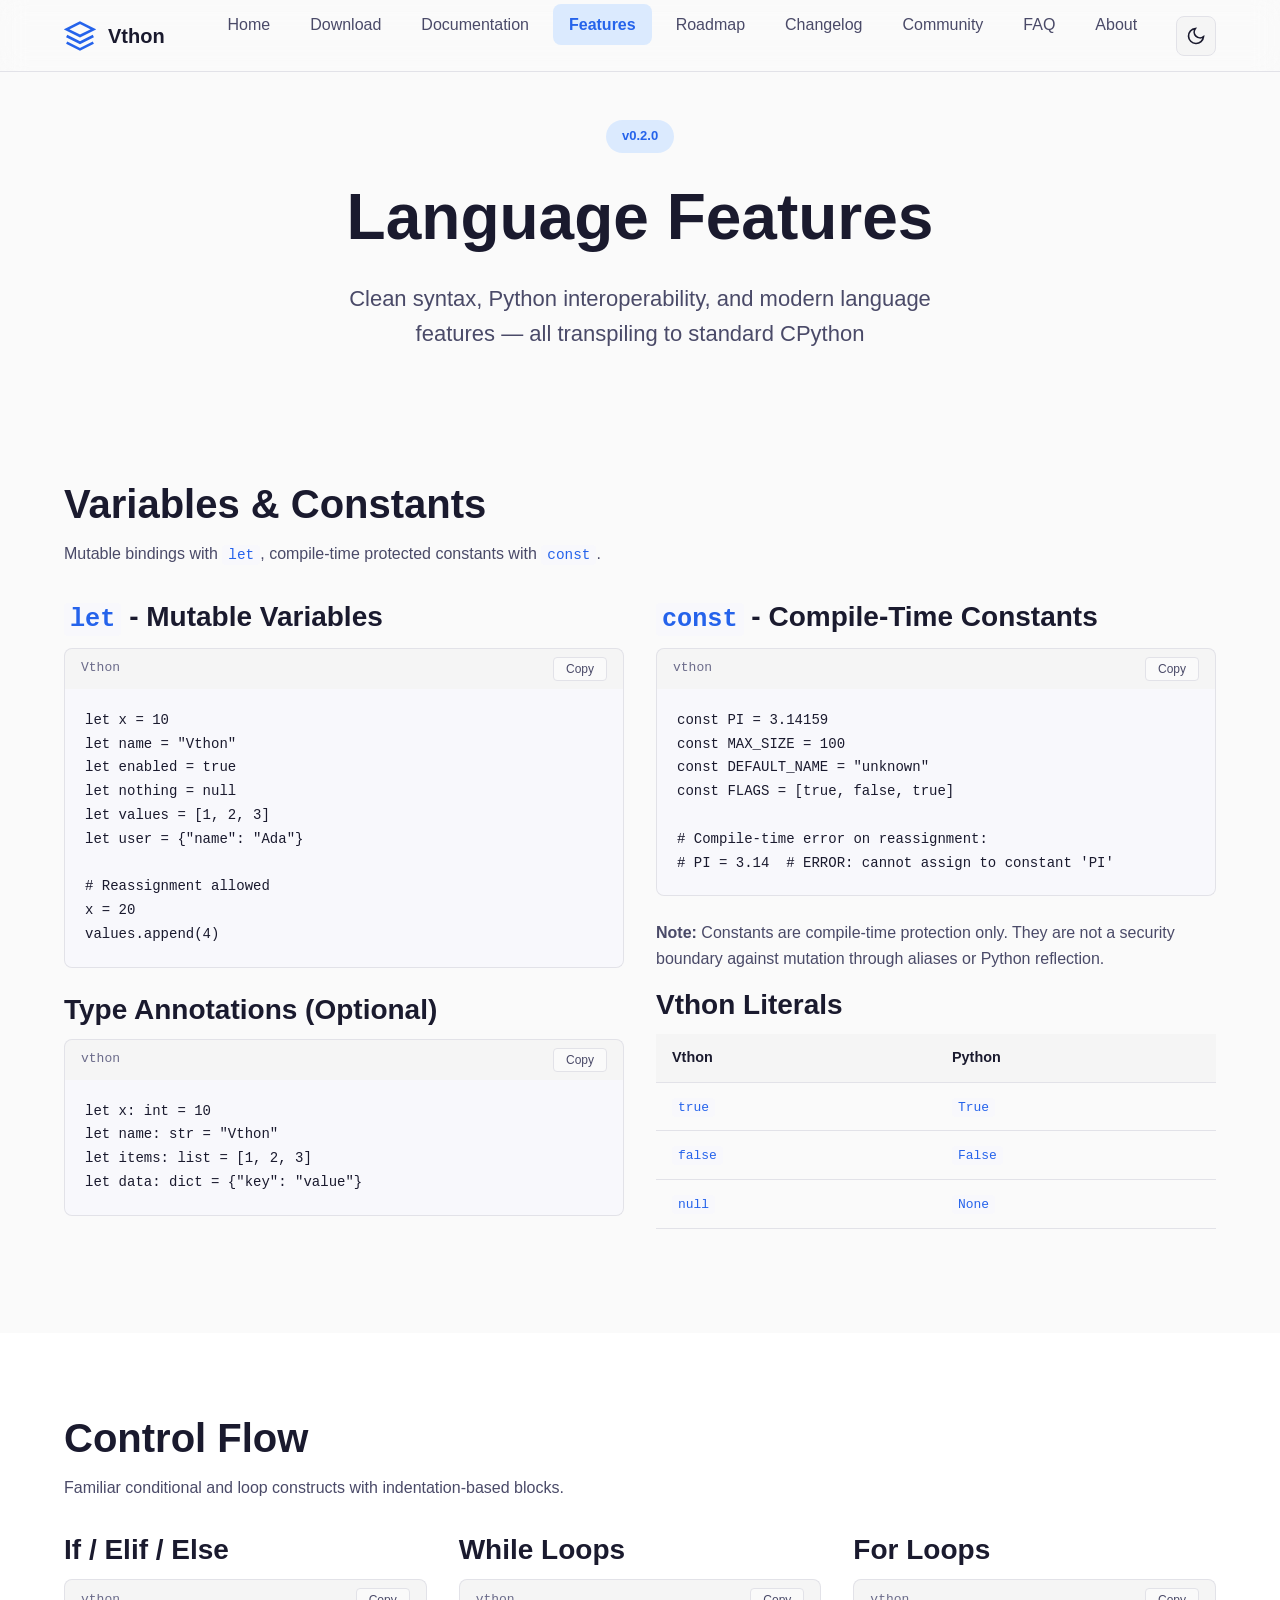
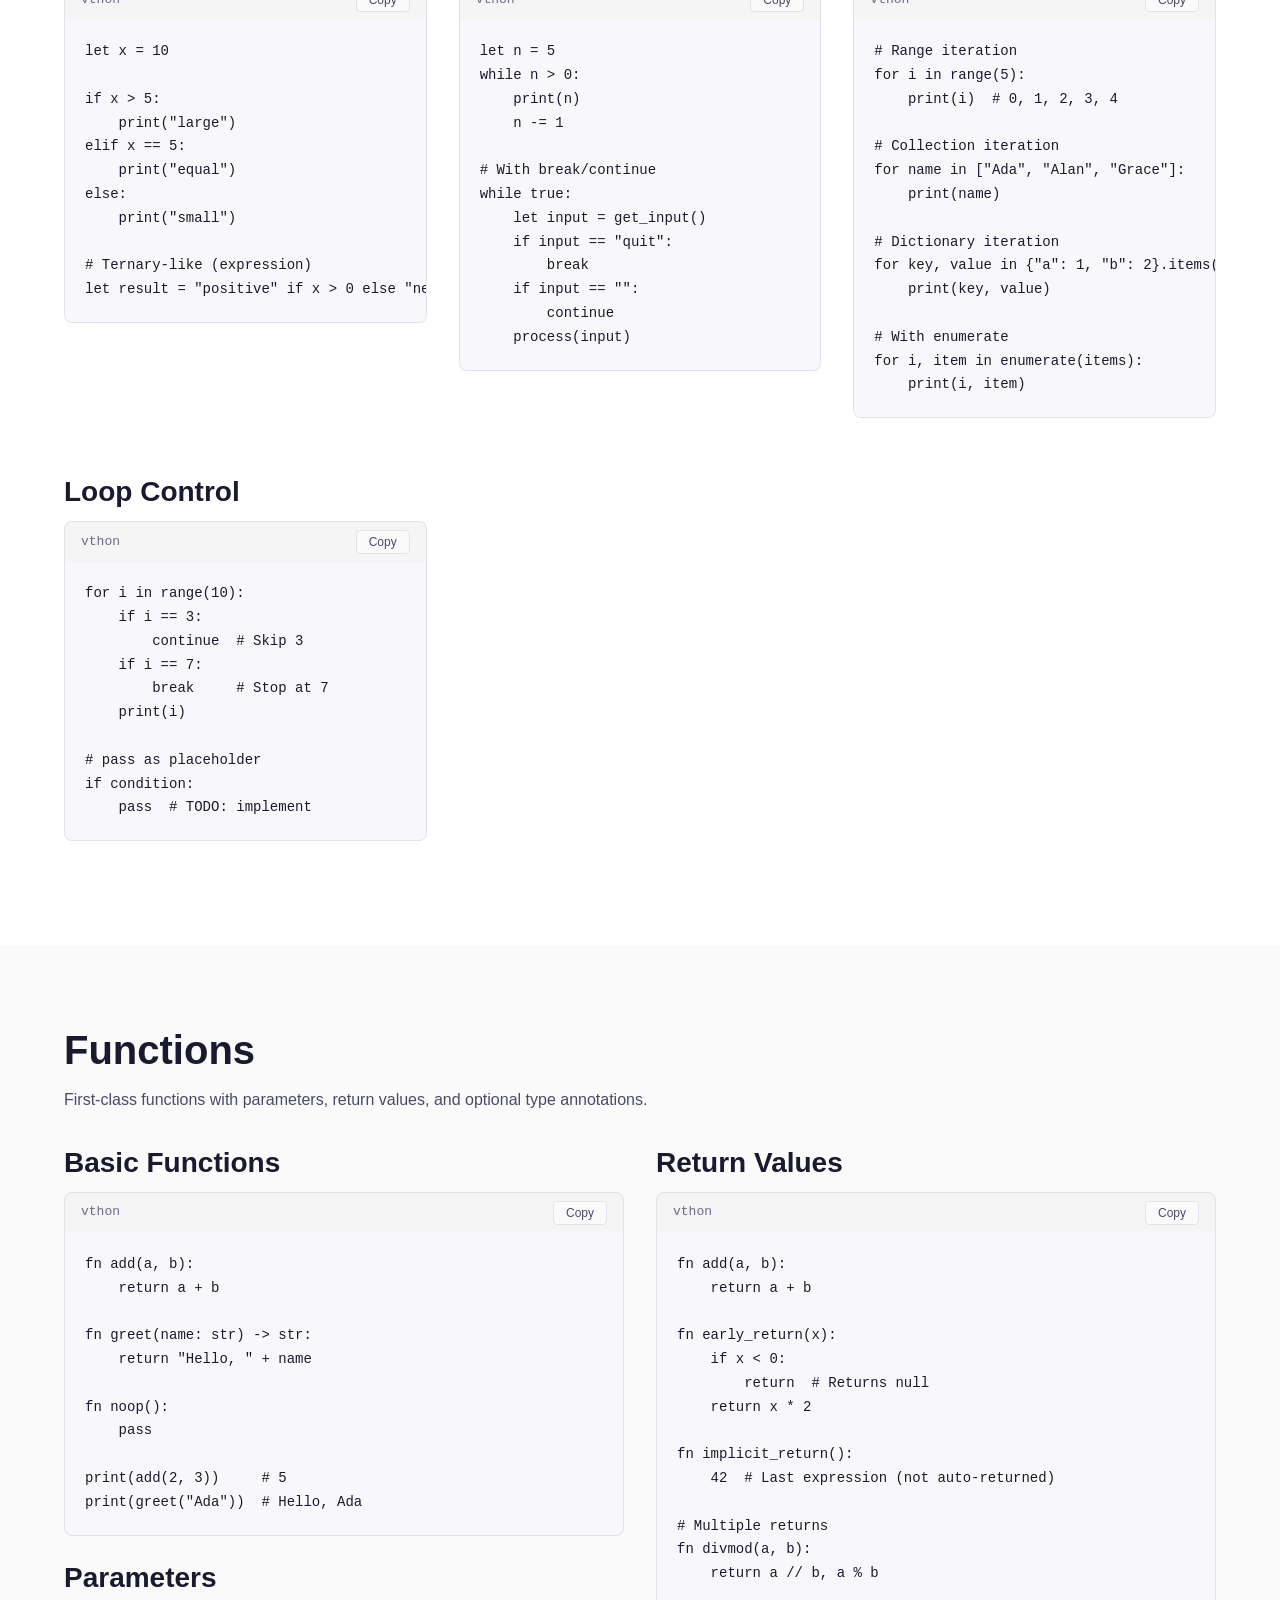
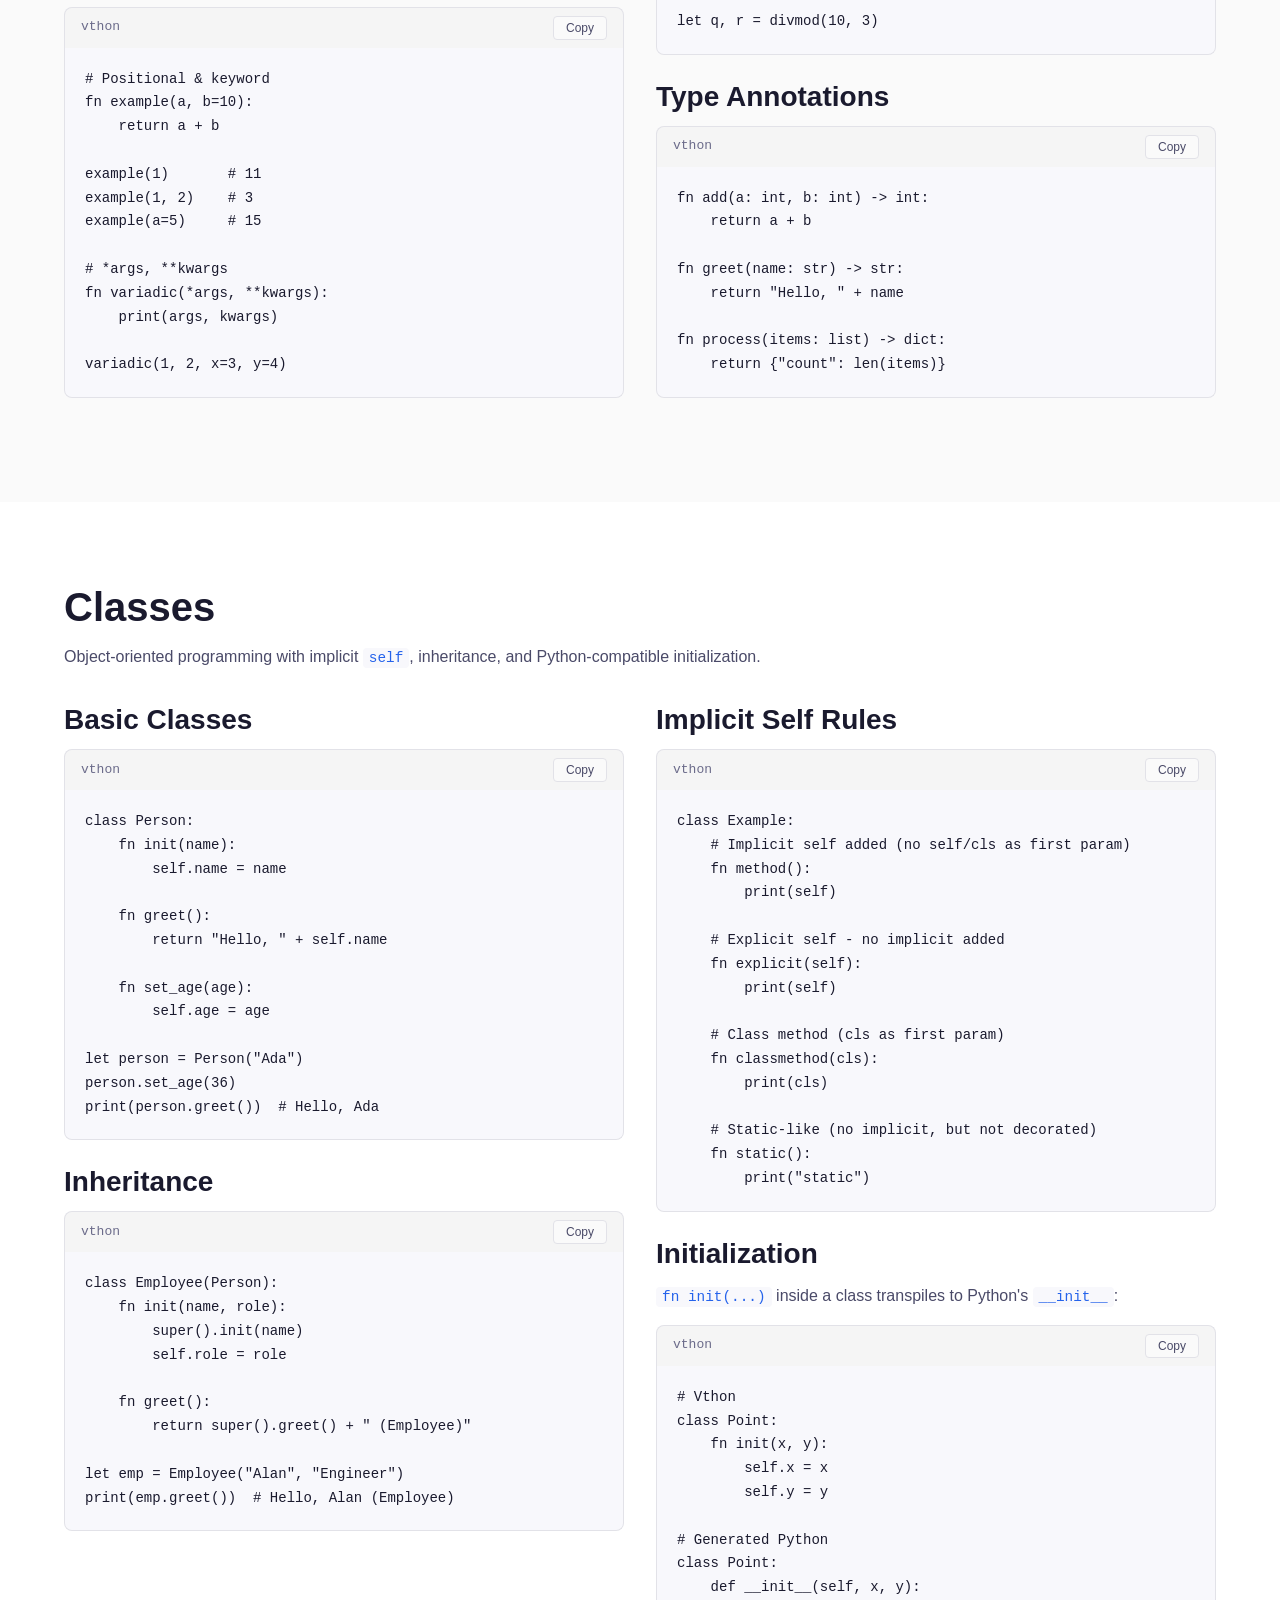
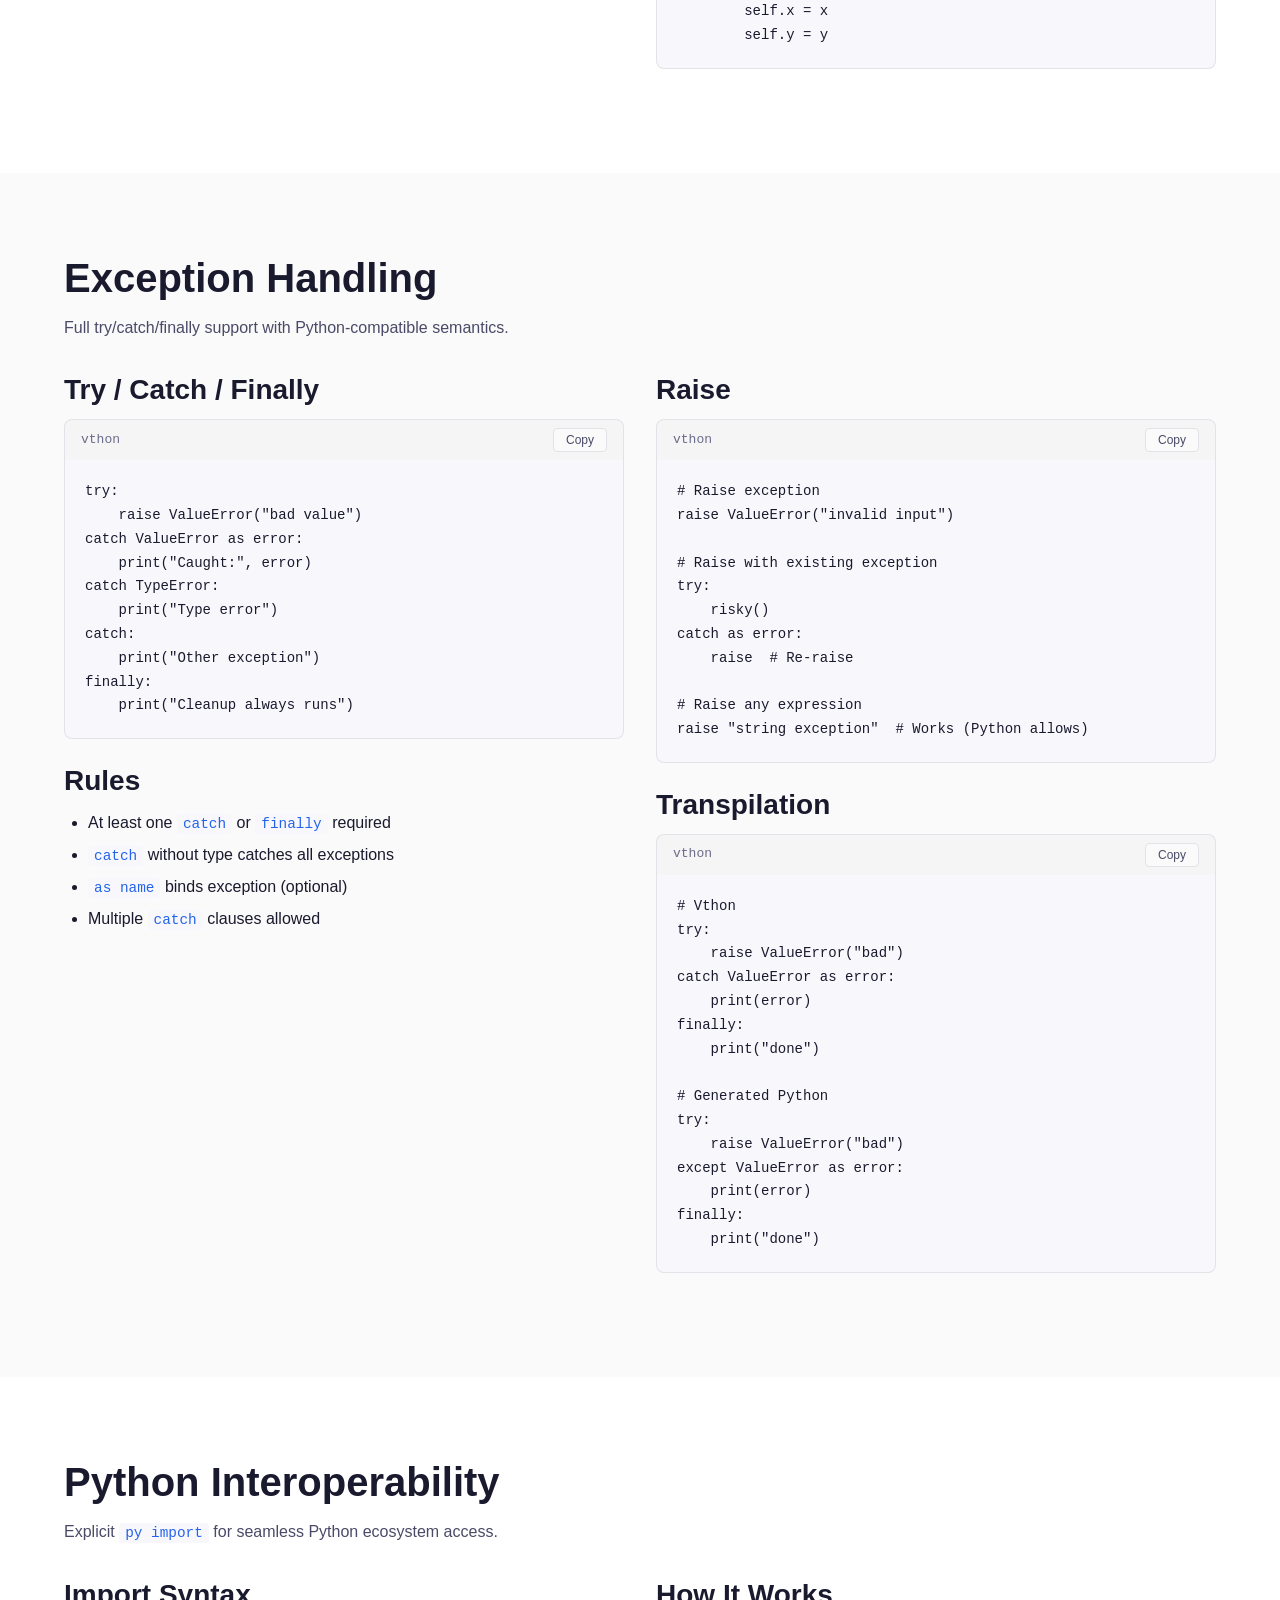
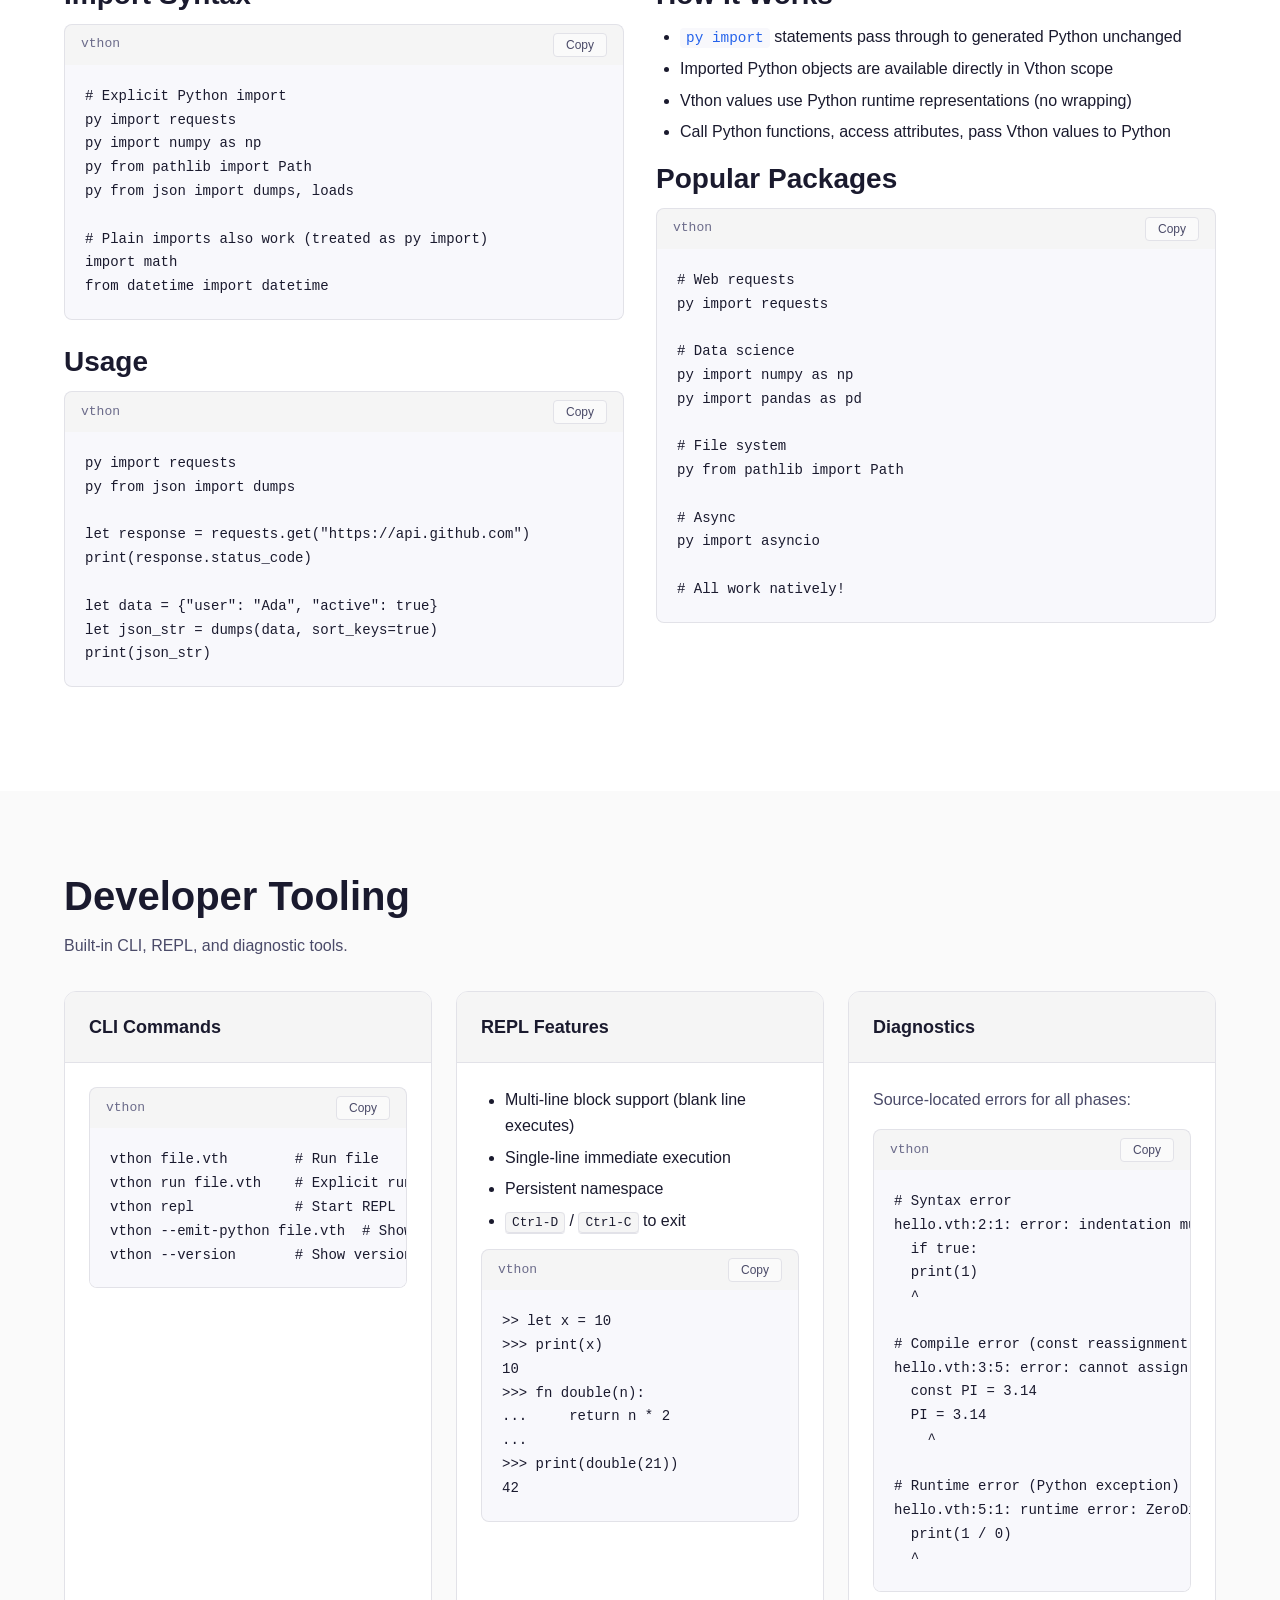
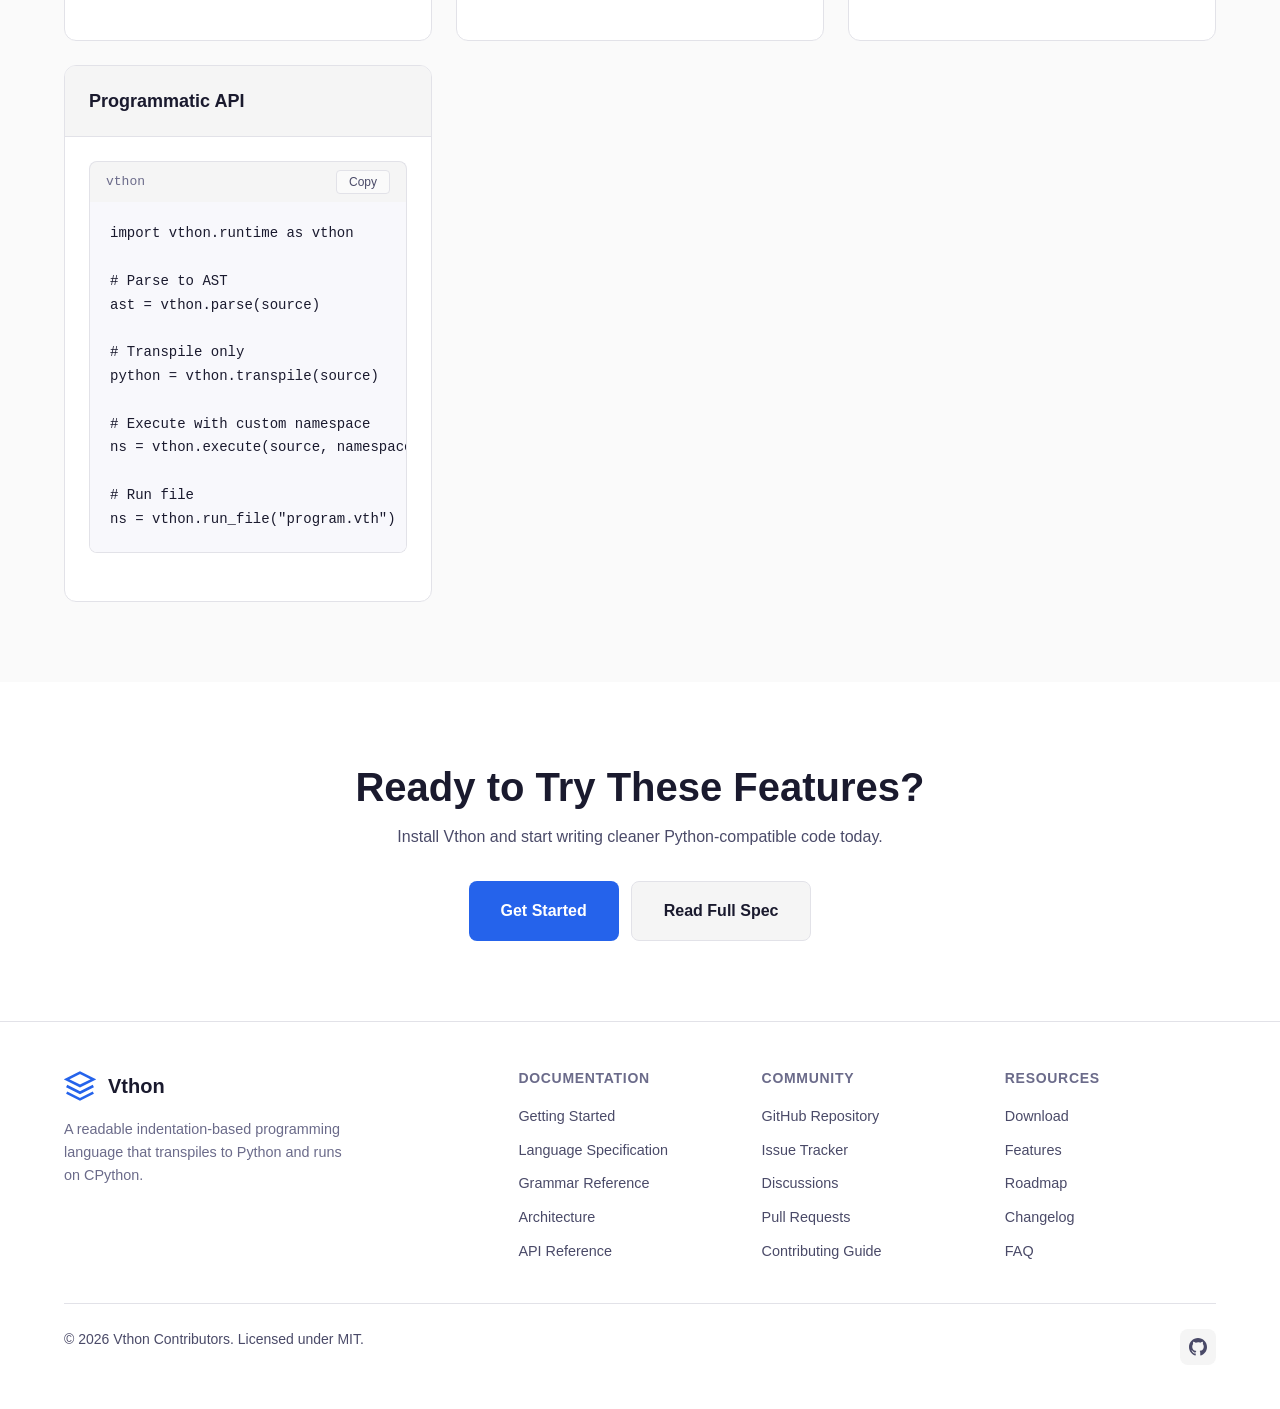
<file: docs/features.html>
<!DOCTYPE html>
<html lang="en" data-theme="light">
<head>
  <meta charset="UTF-8">
  <meta name="viewport" content="width=device-width, initial-scale=1.0">
  <meta name="description" content="Vthon Features - Language capabilities and syntax overview">
  <meta name="theme-color" content="#2563eb">

  <meta property="og:type" content="website">
  <meta property="og:title" content="Vthon Features">
  <meta property="og:description" content="Explore Vthon's language features - clean syntax, Python interop, classes, exceptions, and more">
  <meta property="og:image" content="assets/images/og-image.png">
  <meta property="og:url" content="https://chicken-dr.github.io/Vthon/features.html">

  <meta name="twitter:card" content="summary_large_image">
  <meta name="twitter:title" content="Vthon Features">
  <meta name="twitter:description" content="Explore Vthon's language features">

  <title>Features - Vthon</title>

  <link rel="icon" type="image/svg+xml" href="assets/images/favicon.svg">
  <link rel="apple-touch-icon" href="assets/images/apple-touch-icon.png">
  <link rel="stylesheet" href="assets/css/style.css">
  <link rel="preconnect" href="https://fonts.googleapis.com">
  <link rel="preconnect" href="https://fonts.gstatic.com" crossorigin>
</head>
<body>
  <header class="header" role="banner">
    <nav class="nav" role="navigation" aria-label="Main navigation">
      <a href="index.html" class="nav-brand" aria-label="Vthon Home">
        <svg viewBox="0 0 24 24" fill="none" stroke="currentColor" stroke-width="2" aria-hidden="true">
          <path d="M12 2L2 7l10 5 10-5-10-5zM2 17l10 5 10-5M2 12l10 5 10-5"/>
        </svg>
        <span>Vthon</span>
      </a>

      <button class="nav-toggle" id="nav-toggle" aria-expanded="false" aria-label="Open menu" aria-controls="nav-menu">
        <svg viewBox="0 0 24 24" fill="none" stroke="currentColor" stroke-width="2" aria-hidden="true">
          <line x1="3" y1="6" x2="21" y2="6"></line>
          <line x1="3" y1="12" x2="21" y2="12"></line>
          <line x1="3" y1="18" x2="21" y2="18"></line>
        </svg>
      </button>

      <ul class="nav-menu" id="nav-menu" role="menubar">
        <li role="none"><a href="index.html" class="nav-link" role="menuitem">Home</a></li>
        <li role="none"><a href="download.html" class="nav-link" role="menuitem">Download</a></li>
        <li role="none"><a href="documentation/index.html" class="nav-link" role="menuitem">Documentation</a></li>
        <li role="none"><a href="features.html" class="nav-link active" role="menuitem">Features</a></li>
        <li role="none"><a href="roadmap.html" class="nav-link" role="menuitem">Roadmap</a></li>
        <li role="none"><a href="changelog.html" class="nav-link" role="menuitem">Changelog</a></li>
        <li role="none"><a href="community.html" class="nav-link" role="menuitem">Community</a></li>
        <li role="none"><a href="faq.html" class="nav-link" role="menuitem">FAQ</a></li>
        <li role="none"><a href="about.html" class="nav-link" role="menuitem">About</a></li>
      </ul>

      <button class="theme-toggle" id="theme-toggle" aria-label="Toggle dark mode" title="Toggle theme">
        <svg class="moon-icon" viewBox="0 0 24 24" fill="none" stroke="currentColor" stroke-width="2" aria-hidden="true">
          <path d="M21 12.79A9 9 0 1 1 11.21 3 7 7 0 0 0 21 12.79z"></path>
        </svg>
        <svg class="sun-icon" viewBox="0 0 24 24" fill="none" stroke="currentColor" stroke-width="2" aria-hidden="true">
          <circle cx="12" cy="12" r="5"></circle>
          <line x1="12" y1="1" x2="12" y2="3"></line>
          <line x1="12" y1="21" x2="12" y2="23"></line>
          <line x1="4.22" y1="4.22" x2="5.64" y2="5.64"></line>
          <line x1="18.36" y1="18.36" x2="19.78" y2="19.78"></line>
          <line x1="1" y1="12" x2="3" y2="12"></line>
          <line x1="21" y1="12" x2="23" y2="12"></line>
          <line x1="4.22" y1="19.78" x2="5.64" y2="18.36"></line>
          <line x1="18.36" y1="5.64" x2="19.78" y2="4.22"></line>
        </svg>
      </button>
    </nav>
  </header>

  <a href="#main-content" class="skip-link" style="position: absolute; top: -100%; left: 50%; transform: translateX(-50%); padding: 1rem; background: var(--color-primary); color: white; z-index: 10000; border-radius: var(--radius-md);">Skip to main content</a>

  <main id="main-content" role="main">
    <section class="hero" style="padding-top: calc(var(--header-height) + 3rem); padding-bottom: 3rem;" aria-labelledby="features-title">
      <div class="container">
        <span class="hero-badge animate-fade-in-up">v0.2.0</span>
        <h1 id="features-title" class="animate-fade-in-up">Language Features</h1>
        <p class="animate-fade-in-up delay-1" style="max-width: 600px; margin: 0 auto;">Clean syntax, Python interoperability, and modern language features — all transpiling to standard CPython</p>
      </div>
    </section>

    <section class="section" aria-labelledby="variables-title">
      <div class="container">
        <header style="margin-bottom: 2rem;">
          <h2 id="variables-title">Variables & Constants</h2>
          <p>Mutable bindings with <code>let</code>, compile-time protected constants with <code>const</code>.</p>
        </header>

        <div style="display: grid; grid-template-columns: 1fr 1fr; gap: 2rem; align-items: start;">
          <div>
            <h3><code>let</code> - Mutable Variables</h3>
            <div class="code-block">
              <div class="code-block-header"><span>Vthon</span></div>
              <pre><code>let x = 10
let name = "Vthon"
let enabled = true
let nothing = null
let values = [1, 2, 3]
let user = {"name": "Ada"}

# Reassignment allowed
x = 20
values.append(4)</code></pre>
            </div>

            <h3>Type Annotations (Optional)</h3>
            <div class="code-block">
              <pre><code>let x: int = 10
let name: str = "Vthon"
let items: list = [1, 2, 3]
let data: dict = {"key": "value"}</code></pre>
            </div>
          </div>

          <div>
            <h3><code>const</code> - Compile-Time Constants</h3>
            <div class="code-block">
              <pre><code>const PI = 3.14159
const MAX_SIZE = 100
const DEFAULT_NAME = "unknown"
const FLAGS = [true, false, true]

# Compile-time error on reassignment:
# PI = 3.14  # ERROR: cannot assign to constant 'PI'</code></pre>
            </div>

            <p><strong>Note:</strong> Constants are compile-time protection only. They are not a security boundary against mutation through aliases or Python reflection.</p>

            <h3>Vthon Literals</h3>
            <table>
              <thead>
                <tr><th>Vthon</th><th>Python</th></tr>
              </thead>
              <tbody>
                <tr><td><code>true</code></td><td><code>True</code></td></tr>
                <tr><td><code>false</code></td><td><code>False</code></td></tr>
                <tr><td><code>null</code></td><td><code>None</code></td></tr>
              </tbody>
            </table>
          </div>
        </div>
      </div>
    </section>

    <section class="section" style="background-color: var(--color-bg-secondary);" aria-labelledby="control-flow-title">
      <div class="container">
        <header style="margin-bottom: 2rem;">
          <h2 id="control-flow-title">Control Flow</h2>
          <p>Familiar conditional and loop constructs with indentation-based blocks.</p>
        </header>

        <div style="display: grid; grid-template-columns: repeat(auto-fit, minmax(300px, 1fr)); gap: 2rem;">
          <div>
            <h3>If / Elif / Else</h3>
            <div class="code-block">
              <pre><code>let x = 10

if x > 5:
    print("large")
elif x == 5:
    print("equal")
else:
    print("small")

# Ternary-like (expression)
let result = "positive" if x > 0 else "negative"</code></pre>
            </div>
          </div>

          <div>
            <h3>While Loops</h3>
            <div class="code-block">
              <pre><code>let n = 5
while n > 0:
    print(n)
    n -= 1

# With break/continue
while true:
    let input = get_input()
    if input == "quit":
        break
    if input == "":
        continue
    process(input)</code></pre>
            </div>
          </div>

          <div>
            <h3>For Loops</h3>
            <div class="code-block">
              <pre><code># Range iteration
for i in range(5):
    print(i)  # 0, 1, 2, 3, 4

# Collection iteration
for name in ["Ada", "Alan", "Grace"]:
    print(name)

# Dictionary iteration
for key, value in {"a": 1, "b": 2}.items():
    print(key, value)

# With enumerate
for i, item in enumerate(items):
    print(i, item)</code></pre>
            </div>
          </div>

          <div>
            <h3>Loop Control</h3>
            <div class="code-block">
              <pre><code>for i in range(10):
    if i == 3:
        continue  # Skip 3
    if i == 7:
        break     # Stop at 7
    print(i)

# pass as placeholder
if condition:
    pass  # TODO: implement</code></pre>
            </div>
          </div>
        </div>
      </div>
    </section>

    <section class="section" aria-labelledby="functions-title">
      <div class="container">
        <header style="margin-bottom: 2rem;">
          <h2 id="functions-title">Functions</h2>
          <p>First-class functions with parameters, return values, and optional type annotations.</p>
        </header>

        <div style="display: grid; grid-template-columns: 1fr 1fr; gap: 2rem; align-items: start;">
          <div>
            <h3>Basic Functions</h3>
            <div class="code-block">
              <pre><code>fn add(a, b):
    return a + b

fn greet(name: str) -> str:
    return "Hello, " + name

fn noop():
    pass

print(add(2, 3))     # 5
print(greet("Ada"))  # Hello, Ada</code></pre>
            </div>

            <h3>Parameters</h3>
            <div class="code-block">
              <pre><code># Positional & keyword
fn example(a, b=10):
    return a + b

example(1)       # 11
example(1, 2)    # 3
example(a=5)     # 15

# *args, **kwargs
fn variadic(*args, **kwargs):
    print(args, kwargs)

variadic(1, 2, x=3, y=4)</code></pre>
            </div>
          </div>

          <div>
            <h3>Return Values</h3>
            <div class="code-block">
              <pre><code>fn add(a, b):
    return a + b

fn early_return(x):
    if x < 0:
        return  # Returns null
    return x * 2

fn implicit_return():
    42  # Last expression (not auto-returned)

# Multiple returns
fn divmod(a, b):
    return a // b, a % b

let q, r = divmod(10, 3)</code></pre>
            </div>

            <h3>Type Annotations</h3>
            <div class="code-block">
              <pre><code>fn add(a: int, b: int) -> int:
    return a + b

fn greet(name: str) -> str:
    return "Hello, " + name

fn process(items: list) -> dict:
    return {"count": len(items)}</code></pre>
            </div>
          </div>
        </div>
      </div>
    </section>

    <section class="section" style="background-color: var(--color-bg-secondary);" aria-labelledby="classes-title">
      <div class="container">
        <header style="margin-bottom: 2rem;">
          <h2 id="classes-title">Classes</h2>
          <p>Object-oriented programming with implicit <code>self</code>, inheritance, and Python-compatible initialization.</p>
        </header>

        <div style="display: grid; grid-template-columns: 1fr 1fr; gap: 2rem; align-items: start;">
          <div>
            <h3>Basic Classes</h3>
            <div class="code-block">
              <pre><code>class Person:
    fn init(name):
        self.name = name

    fn greet():
        return "Hello, " + self.name

    fn set_age(age):
        self.age = age

let person = Person("Ada")
person.set_age(36)
print(person.greet())  # Hello, Ada</code></pre>
            </div>

            <h3>Inheritance</h3>
            <div class="code-block">
              <pre><code>class Employee(Person):
    fn init(name, role):
        super().init(name)
        self.role = role

    fn greet():
        return super().greet() + " (Employee)"

let emp = Employee("Alan", "Engineer")
print(emp.greet())  # Hello, Alan (Employee)</code></pre>
            </div>
          </div>

          <div>
            <h3>Implicit Self Rules</h3>
            <div class="code-block">
              <pre><code>class Example:
    # Implicit self added (no self/cls as first param)
    fn method():
        print(self)

    # Explicit self - no implicit added
    fn explicit(self):
        print(self)

    # Class method (cls as first param)
    fn classmethod(cls):
        print(cls)

    # Static-like (no implicit, but not decorated)
    fn static():
        print("static")</code></pre>
            </div>

            <h3>Initialization</h3>
            <p><code>fn init(...)</code> inside a class transpiles to Python's <code>__init__</code>:</p>
            <div class="code-block">
              <pre><code># Vthon
class Point:
    fn init(x, y):
        self.x = x
        self.y = y

# Generated Python
class Point:
    def __init__(self, x, y):
        self.x = x
        self.y = y</code></pre>
            </div>
          </div>
        </div>
      </div>
    </section>

    <section class="section" aria-labelledby="exceptions-title">
      <div class="container">
        <header style="margin-bottom: 2rem;">
          <h2 id="exceptions-title">Exception Handling</h2>
          <p>Full try/catch/finally support with Python-compatible semantics.</p>
        </header>

        <div style="display: grid; grid-template-columns: 1fr 1fr; gap: 2rem; align-items: start;">
          <div>
            <h3>Try / Catch / Finally</h3>
            <div class="code-block">
              <pre><code>try:
    raise ValueError("bad value")
catch ValueError as error:
    print("Caught:", error)
catch TypeError:
    print("Type error")
catch:
    print("Other exception")
finally:
    print("Cleanup always runs")</code></pre>
            </div>

            <h3>Rules</h3>
            <ul>
              <li>At least one <code>catch</code> or <code>finally</code> required</li>
              <li><code>catch</code> without type catches all exceptions</li>
              <li><code>as name</code> binds exception (optional)</li>
              <li>Multiple <code>catch</code> clauses allowed</li>
            </ul>
          </div>

          <div>
            <h3>Raise</h3>
            <div class="code-block">
              <pre><code># Raise exception
raise ValueError("invalid input")

# Raise with existing exception
try:
    risky()
catch as error:
    raise  # Re-raise

# Raise any expression
raise "string exception"  # Works (Python allows)</code></pre>
            </div>

            <h3>Transpilation</h3>
            <div class="code-block">
              <pre><code># Vthon
try:
    raise ValueError("bad")
catch ValueError as error:
    print(error)
finally:
    print("done")

# Generated Python
try:
    raise ValueError("bad")
except ValueError as error:
    print(error)
finally:
    print("done")</code></pre>
            </div>
          </div>
        </div>
      </div>
    </section>

    <section class="section" style="background-color: var(--color-bg-secondary);" aria-labelledby="interop-title">
      <div class="container">
        <header style="margin-bottom: 2rem;">
          <h2 id="interop-title">Python Interoperability</h2>
          <p>Explicit <code>py import</code> for seamless Python ecosystem access.</p>
        </header>

        <div style="display: grid; grid-template-columns: 1fr 1fr; gap: 2rem; align-items: start;">
          <div>
            <h3>Import Syntax</h3>
            <div class="code-block">
              <pre><code># Explicit Python import
py import requests
py import numpy as np
py from pathlib import Path
py from json import dumps, loads

# Plain imports also work (treated as py import)
import math
from datetime import datetime</code></pre>
            </div>

            <h3>Usage</h3>
            <div class="code-block">
              <pre><code>py import requests
py from json import dumps

let response = requests.get("https://api.github.com")
print(response.status_code)

let data = {"user": "Ada", "active": true}
let json_str = dumps(data, sort_keys=true)
print(json_str)</code></pre>
            </div>
          </div>

          <div>
            <h3>How It Works</h3>
            <ul>
              <li><code>py import</code> statements pass through to generated Python unchanged</li>
              <li>Imported Python objects are available directly in Vthon scope</li>
              <li>Vthon values use Python runtime representations (no wrapping)</li>
              <li>Call Python functions, access attributes, pass Vthon values to Python</li>
            </ul>

            <h3>Popular Packages</h3>
            <div class="code-block">
              <pre><code># Web requests
py import requests

# Data science
py import numpy as np
py import pandas as pd

# File system
py from pathlib import Path

# Async
py import asyncio

# All work natively!</code></pre>
            </div>
          </div>
        </div>
      </div>
    </section>

    <section class="section" aria-labelledby="tooling-title">
      <div class="container">
        <header style="margin-bottom: 2rem;">
          <h2 id="tooling-title">Developer Tooling</h2>
          <p>Built-in CLI, REPL, and diagnostic tools.</p>
        </header>

        <div style="display: grid; grid-template-columns: repeat(auto-fit, minmax(280px, 1fr)); gap: 1.5rem;">
          <article class="card animate-fade-in-up">
            <div class="card-header"><h3>CLI Commands</h3></div>
            <div class="card-body">
              <div class="code-block">
                <pre><code>vthon file.vth        # Run file
vthon run file.vth    # Explicit run
vthon repl            # Start REPL
vthon --emit-python file.vth  # Show generated Python
vthon --version       # Show version</code></pre>
              </div>
            </div>
          </article>

          <article class="card animate-fade-in-up delay-1">
            <div class="card-header"><h3>REPL Features</h3></div>
            <div class="card-body">
              <ul>
                <li>Multi-line block support (blank line executes)</li>
                <li>Single-line immediate execution</li>
                <li>Persistent namespace</li>
                <li><kbd>Ctrl-D</kbd> / <kbd>Ctrl-C</kbd> to exit</li>
              </ul>
              <div class="code-block" style="margin-top: 1rem;">
                <pre><code>>> let x = 10
>>> print(x)
10
>>> fn double(n):
...     return n * 2
...
>>> print(double(21))
42</code></pre>
              </div>
            </div>
          </article>

          <article class="card animate-fade-in-up delay-2">
            <div class="card-header"><h3>Diagnostics</h3></div>
            <div class="card-body">
              <p>Source-located errors for all phases:</p>
              <div class="code-block">
                <pre><code># Syntax error
hello.vth:2:1: error: indentation must be multiple of 4
  if true:
  print(1)
  ^

# Compile error (const reassignment)
hello.vth:3:5: error: cannot assign to constant 'PI'
  const PI = 3.14
  PI = 3.14
    ^

# Runtime error (Python exception)
hello.vth:5:1: runtime error: ZeroDivisionError: division by zero
  print(1 / 0)
  ^</code></pre>
              </div>
            </div>
          </article>

          <article class="card animate-fade-in-up delay-3">
            <div class="card-header"><h3>Programmatic API</h3></div>
            <div class="card-body">
              <div class="code-block">
                <pre><code>import vthon.runtime as vthon

# Parse to AST
ast = vthon.parse(source)

# Transpile only
python = vthon.transpile(source)

# Execute with custom namespace
ns = vthon.execute(source, namespace={"x": 10})

# Run file
ns = vthon.run_file("program.vth")</code></pre>
              </div>
            </div>
          </article>
        </div>
      </div>
    </section>

    <section class="section text-center" style="background-color: var(--color-bg-secondary);" aria-labelledby="features-cta-title">
      <div class="container">
        <h2 id="features-cta-title" class="animate-fade-in-up">Ready to Try These Features?</h2>
        <p class="animate-fade-in-up delay-1" style="max-width: 600px; margin: 0 auto 2rem;">Install Vthon and start writing cleaner Python-compatible code today.</p>
        <div class="btn-group animate-fade-in-up delay-2" style="justify-content: center;">
          <a href="download.html" class="btn btn-primary btn-lg">Get Started</a>
          <a href="documentation/language-spec.html" class="btn btn-secondary btn-lg">Read Full Spec</a>
        </div>
      </div>
    </section>
  </main>

  <footer class="footer" role="contentinfo">
    <div class="container">
      <div class="footer-grid">
        <div class="footer-brand">
          <a href="index.html" class="nav-brand" aria-label="Vthon Home">
            <svg viewBox="0 0 24 24" fill="none" stroke="currentColor" stroke-width="2" aria-hidden="true">
              <path d="M12 2L2 7l10 5 10-5-10-5zM2 17l10 5 10-5M2 12l10 5 10-5"/>
            </svg>
            <span>Vthon</span>
          </a>
          <p>A readable indentation-based programming language that transpiles to Python and runs on CPython.</p>
        </div>

        <nav class="footer-links" aria-label="Documentation">
          <h4>Documentation</h4>
          <ul>
            <li><a href="documentation/index.html">Getting Started</a></li>
            <li><a href="documentation/language-spec.html">Language Specification</a></li>
            <li><a href="documentation/grammar.html">Grammar Reference</a></li>
            <li><a href="documentation/architecture.html">Architecture</a></li>
            <li><a href="documentation/api.html">API Reference</a></li>
          </ul>
        </nav>

        <nav class="footer-links" aria-label="Community">
          <h4>Community</h4>
          <ul>
            <li><a href="https://github.com/chicken-dr/Vthon" target="_blank" rel="noopener">GitHub Repository</a></li>
            <li><a href="https://github.com/chicken-dr/Vthon/issues" target="_blank" rel="noopener">Issue Tracker</a></li>
            <li><a href="https://github.com/chicken-dr/Vthon/discussions" target="_blank" rel="noopener">Discussions</a></li>
            <li><a href="https://github.com/chicken-dr/Vthon/pulls" target="_blank" rel="noopener">Pull Requests</a></li>
            <li><a href="community.html">Contributing Guide</a></li>
          </ul>
        </nav>

        <nav class="footer-links" aria-label="Resources">
          <h4>Resources</h4>
          <ul>
            <li><a href="download.html">Download</a></li>
            <li><a href="features.html">Features</a></li>
            <li><a href="roadmap.html">Roadmap</a></li>
            <li><a href="changelog.html">Changelog</a></li>
            <li><a href="faq.html">FAQ</a></li>
          </ul>
        </nav>
      </div>

      <div class="footer-bottom">
        <p>&copy; 2026 Vthon Contributors. Licensed under MIT.</p>
        <div class="footer-social">
          <a href="https://github.com/chicken-dr/Vthon" target="_blank" rel="noopener" aria-label="GitHub">
            <svg viewBox="0 0 24 24" fill="currentColor" aria-hidden="true"><path d="M12 0C5.374 0 0 5.373 0 12c0 5.302 3.438 9.8 8.207 11.387.599.111.793-.261.793-.577v-2.234c-3.338.726-4.033-1.416-4.033-1.416-.546-1.387-1.333-1.756-1.333-1.756-1.089-.745.083-.729.083-.729 1.205.084 1.839 1.237 1.839 1.237 1.07 1.834 2.807 1.304 3.492.997.107-.775.418-1.305.762-1.604-2.665-.305-5.467-1.334-5.467-5.931 0-1.311.469-2.381 1.236-3.221-.124-.303-.535-1.524.117-3.176 0 0 1.008-.322 3.301 1.23A11.509 11.509 0 0112 5.803c1.02.005 2.047.138 3.006.404 2.291-1.552 3.297-1.23 3.297-1.23.653 1.653.242 2.874.118 3.176.77.84 1.235 1.911 1.235 3.221 0 4.609-2.807 5.624-5.479 5.921.43.372.823 1.102.823 2.222v3.293c0 .319.192.694.801.576C20.566 21.797 24 17.3 24 12c0-6.627-5.373-12-12-12z"/></svg>
          </a>
        </div>
      </div>
    </div>
  </footer>

  <button class="scroll-top" id="scroll-top" aria-label="Scroll to top" title="Scroll to top">
    <svg viewBox="0 0 24 24" fill="none" stroke="currentColor" stroke-width="2" aria-hidden="true" width="20" height="20">
      <path d="M18 15l-6-6-6 6"/>
    </svg>
  </button>

  <script src="assets/js/main.js"></script>
</body>
</html>
</file>
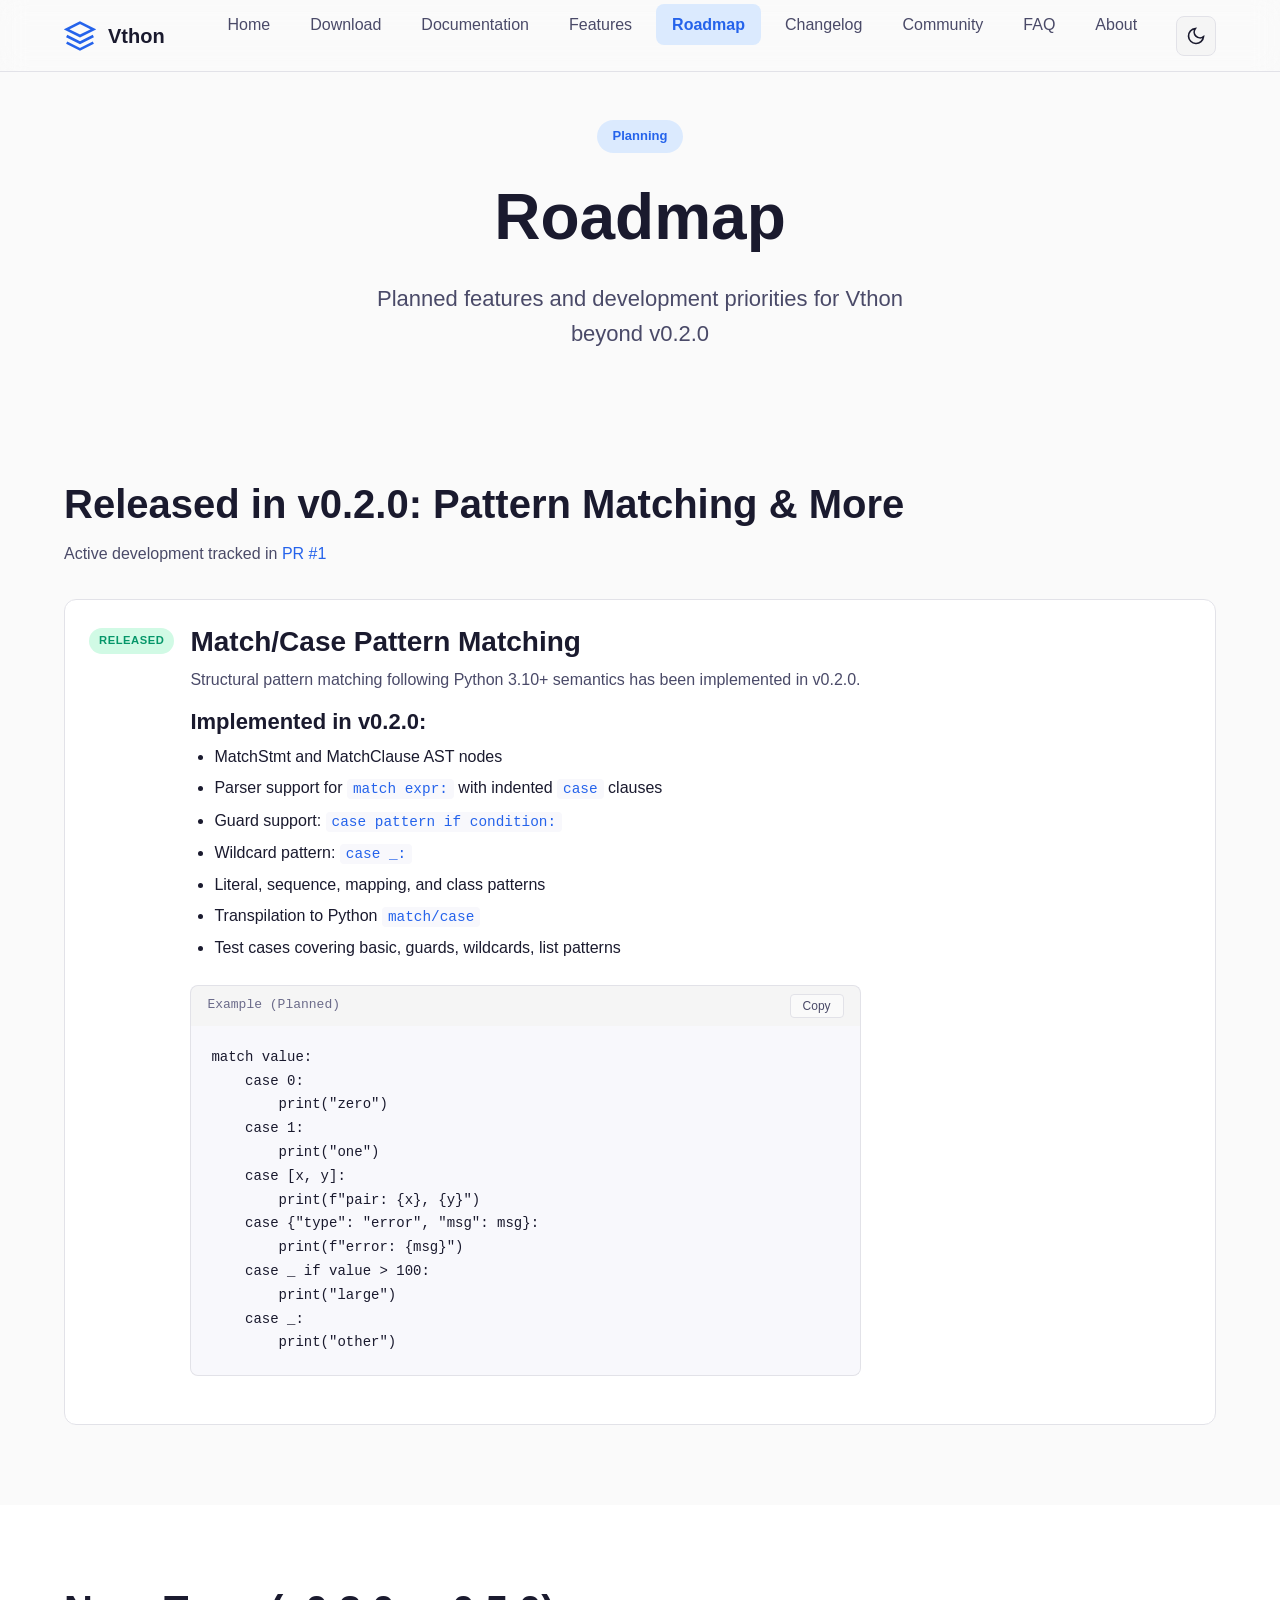
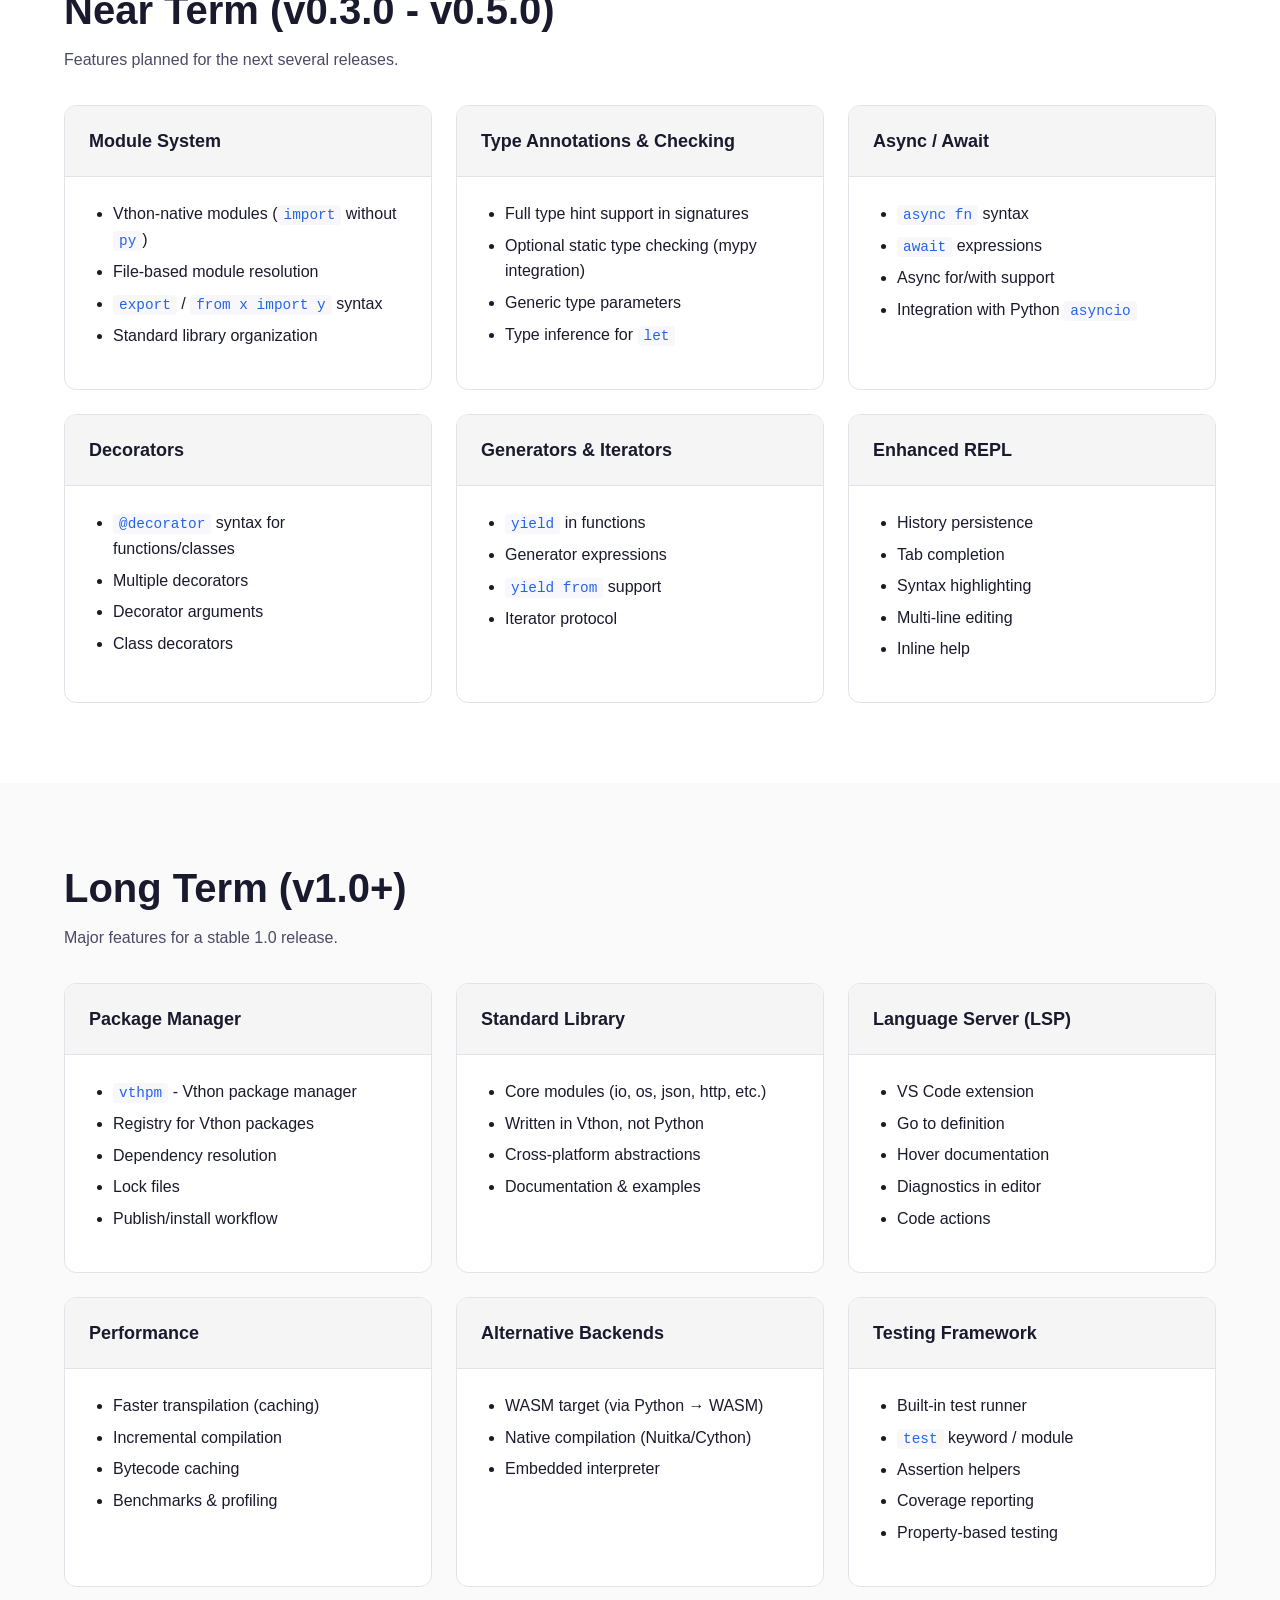
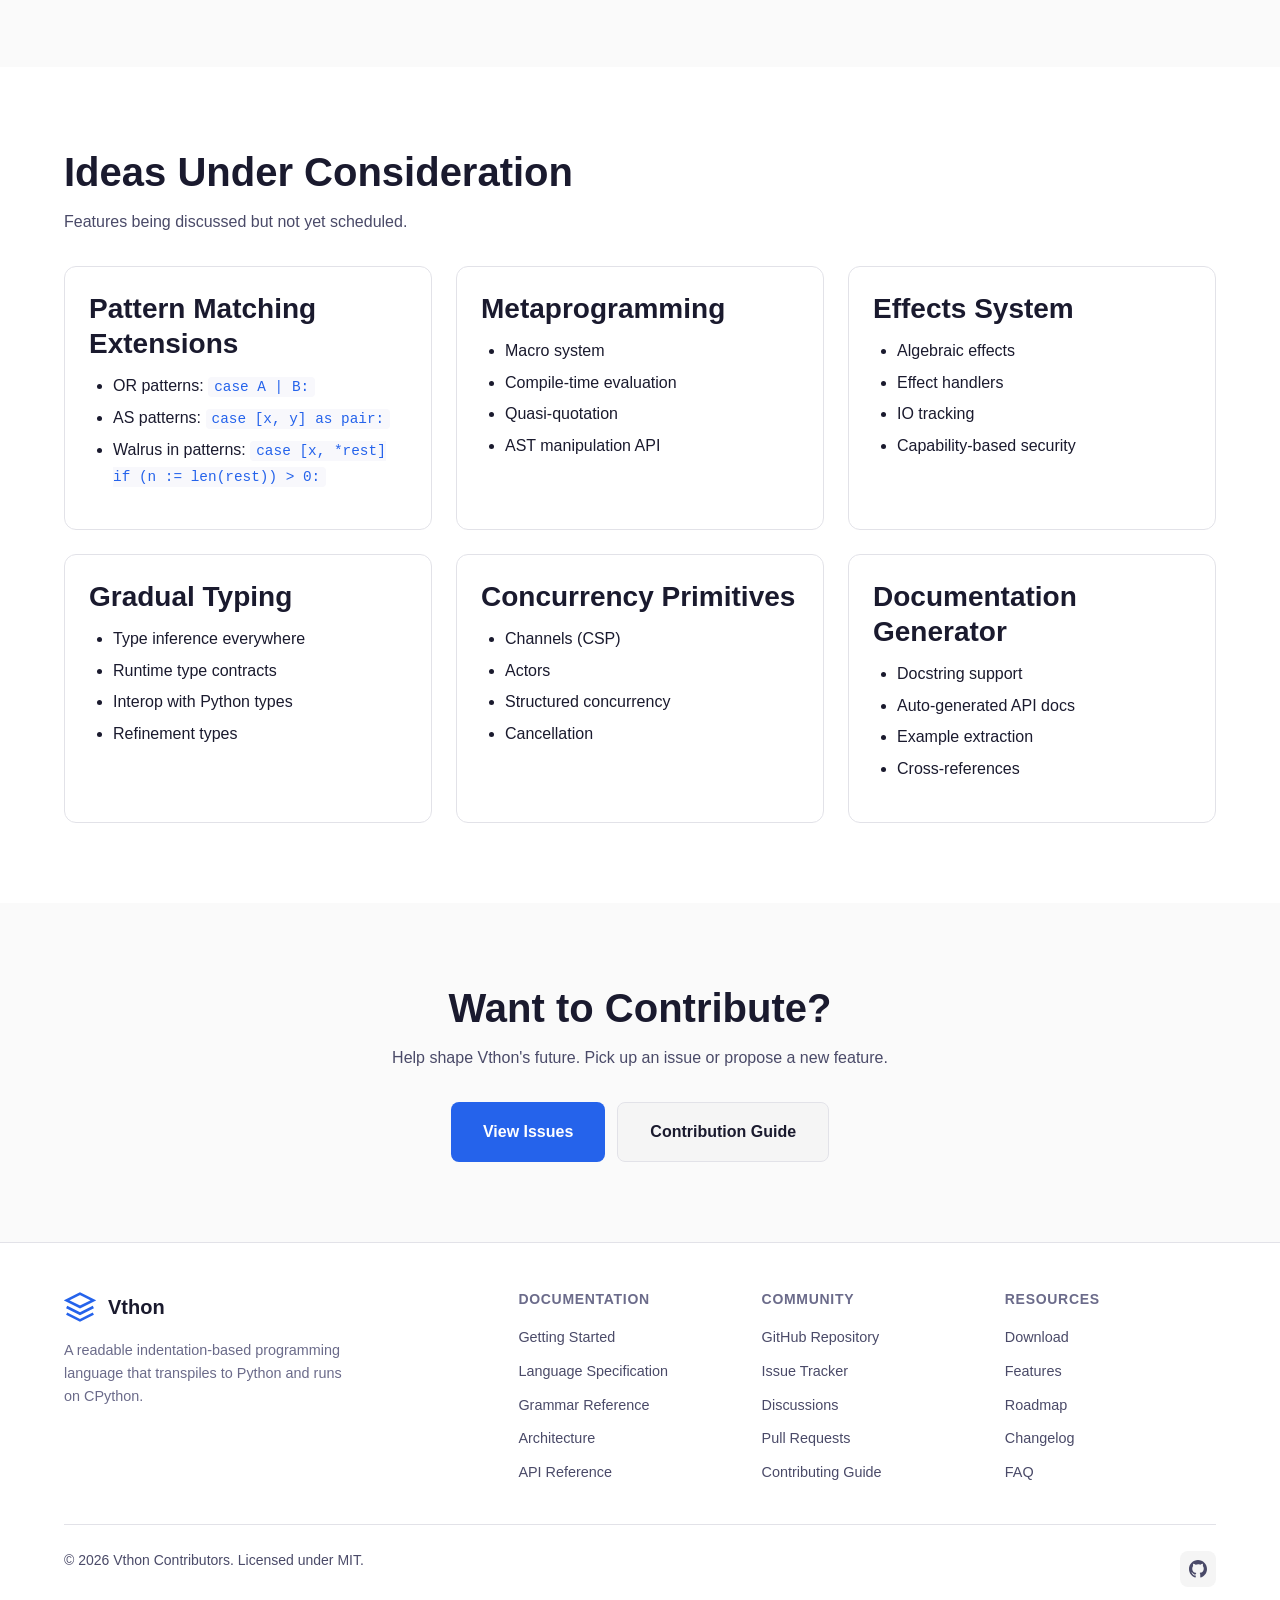
<file: docs/roadmap.html>
<!DOCTYPE html>
<html lang="en" data-theme="light">
<head>
  <meta charset="UTF-8">
  <meta name="viewport" content="width=device-width, initial-scale=1.0">
  <meta name="description" content="Vthon Roadmap - Planned features and future development">
  <meta name="theme-color" content="#2563eb">

  <meta property="og:type" content="website">
  <meta property="og:title" content="Vthon Roadmap">
  <meta property="og:description" content="Planned features and future development for Vthon">
  <meta property="og:image" content="assets/images/og-image.png">
  <meta property="og:url" content="https://chicken-dr.github.io/Vthon/roadmap.html">

  <meta name="twitter:card" content="summary_large_image">
  <meta name="twitter:title" content="Vthon Roadmap">
  <meta name="twitter:description" content="Planned features and future development for Vthon">

  <title>Roadmap - Vthon</title>

  <link rel="icon" type="image/svg+xml" href="assets/images/favicon.svg">
  <link rel="apple-touch-icon" href="assets/images/apple-touch-icon.png">
  <link rel="stylesheet" href="assets/css/style.css">
  <link rel="preconnect" href="https://fonts.googleapis.com">
  <link rel="preconnect" href="https://fonts.gstatic.com" crossorigin>
</head>
<body>
  <header class="header" role="banner">
    <nav class="nav" role="navigation" aria-label="Main navigation">
      <a href="index.html" class="nav-brand" aria-label="Vthon Home">
        <svg viewBox="0 0 24 24" fill="none" stroke="currentColor" stroke-width="2" aria-hidden="true">
          <path d="M12 2L2 7l10 5 10-5-10-5zM2 17l10 5 10-5M2 12l10 5 10-5"/>
        </svg>
        <span>Vthon</span>
      </a>

      <button class="nav-toggle" id="nav-toggle" aria-expanded="false" aria-label="Open menu" aria-controls="nav-menu">
        <svg viewBox="0 0 24 24" fill="none" stroke="currentColor" stroke-width="2" aria-hidden="true">
          <line x1="3" y1="6" x2="21" y2="6"></line>
          <line x1="3" y1="12" x2="21" y2="12"></line>
          <line x1="3" y1="18" x2="21" y2="18"></line>
        </svg>
      </button>

      <ul class="nav-menu" id="nav-menu" role="menubar">
        <li role="none"><a href="index.html" class="nav-link" role="menuitem">Home</a></li>
        <li role="none"><a href="download.html" class="nav-link" role="menuitem">Download</a></li>
        <li role="none"><a href="documentation/index.html" class="nav-link" role="menuitem">Documentation</a></li>
        <li role="none"><a href="features.html" class="nav-link" role="menuitem">Features</a></li>
        <li role="none"><a href="roadmap.html" class="nav-link active" role="menuitem">Roadmap</a></li>
        <li role="none"><a href="changelog.html" class="nav-link" role="menuitem">Changelog</a></li>
        <li role="none"><a href="community.html" class="nav-link" role="menuitem">Community</a></li>
        <li role="none"><a href="faq.html" class="nav-link" role="menuitem">FAQ</a></li>
        <li role="none"><a href="about.html" class="nav-link" role="menuitem">About</a></li>
      </ul>

      <button class="theme-toggle" id="theme-toggle" aria-label="Toggle dark mode" title="Toggle theme">
        <svg class="moon-icon" viewBox="0 0 24 24" fill="none" stroke="currentColor" stroke-width="2" aria-hidden="true">
          <path d="M21 12.79A9 9 0 1 1 11.21 3 7 7 0 0 0 21 12.79z"></path>
        </svg>
        <svg class="sun-icon" viewBox="0 0 24 24" fill="none" stroke="currentColor" stroke-width="2" aria-hidden="true">
          <circle cx="12" cy="12" r="5"></circle>
          <line x1="12" y1="1" x2="12" y2="3"></line>
          <line x1="12" y1="21" x2="12" y2="23"></line>
          <line x1="4.22" y1="4.22" x2="5.64" y2="5.64"></line>
          <line x1="18.36" y1="18.36" x2="19.78" y2="19.78"></line>
          <line x1="1" y1="12" x2="3" y2="12"></line>
          <line x1="21" y1="12" x2="23" y2="12"></line>
          <line x1="4.22" y1="19.78" x2="5.64" y2="18.36"></line>
          <line x1="18.36" y1="5.64" x2="19.78" y2="4.22"></line>
        </svg>
      </button>
    </nav>
  </header>

  <a href="#main-content" class="skip-link" style="position: absolute; top: -100%; left: 50%; transform: translateX(-50%); padding: 1rem; background: var(--color-primary); color: white; z-index: 10000; border-radius: var(--radius-md);">Skip to main content</a>

  <main id="main-content" role="main">
    <section class="hero" style="padding-top: calc(var(--header-height) + 3rem); padding-bottom: 3rem;" aria-labelledby="roadmap-title">
      <div class="container">
        <span class="hero-badge animate-fade-in-up">Planning</span>
        <h1 id="roadmap-title" class="animate-fade-in-up">Roadmap</h1>
        <p class="animate-fade-in-up delay-1" style="max-width: 600px; margin: 0 auto;">Planned features and development priorities for Vthon beyond v0.2.0</p>
      </div>
    </section>

    <section class="section" aria-labelledby="current-focus-title">
      <div class="container">
        <header style="margin-bottom: 2rem;">
          <h2 id="current-focus-title">Released in v0.2.0: Pattern Matching & More</h2>
          <p>Active development tracked in <a href="https://github.com/chicken-dr/Vthon/pull/1" target="_blank" rel="noopener">PR #1</a></p>
        </header>

        <div class="card animate-fade-in-up">
          <div class="card-body">
            <div style="display: flex; align-items: flex-start; gap: 1rem;">
              <span class="badge badge-success" style="flex-shrink: 0; margin-top: 0.25rem;">Released</span>
              <div>
                <h3 style="margin-bottom: 0.5rem;">Match/Case Pattern Matching</h3>
                <p>Structural pattern matching following Python 3.10+ semantics has been implemented in v0.2.0.</p>
                
                <h4 style="margin: 1rem 0 0.5rem;">Implemented in v0.2.0:</h4>
                <ul>
                  <li>MatchStmt and MatchClause AST nodes</li>
                  <li>Parser support for <code>match expr:</code> with indented <code>case</code> clauses</li>
                  <li>Guard support: <code>case pattern if condition:</code></li>
                  <li>Wildcard pattern: <code>case _:</code></li>
                  <li>Literal, sequence, mapping, and class patterns</li>
                  <li>Transpilation to Python <code>match/case</code></li>
                  <li>Test cases covering basic, guards, wildcards, list patterns</li>
                </ul>

                <div class="code-block" style="margin-top: 1.5rem;">
                  <div class="code-block-header"><span>Example (Planned)</span></div>
                  <pre><code>match value:
    case 0:
        print("zero")
    case 1:
        print("one")
    case [x, y]:
        print(f"pair: {x}, {y}")
    case {"type": "error", "msg": msg}:
        print(f"error: {msg}")
    case _ if value > 100:
        print("large")
    case _:
        print("other")</code></pre>
                </div>
              </div>
            </div>
          </div>
        </div>
      </div>
    </section>

    <section class="section" style="background-color: var(--color-bg-secondary);" aria-labelledby="near-term-title">
      <div class="container">
        <header style="margin-bottom: 2rem;">
          <h2 id="near-term-title">Near Term (v0.3.0 - v0.5.0)</h2>
          <p>Features planned for the next several releases.</p>
        </header>

        <div style="display: grid; grid-template-columns: repeat(auto-fit, minmax(300px, 1fr)); gap: 1.5rem;">
          <article class="card animate-fade-in-up">
            <div class="card-header">
              <h3>Module System</h3>
            </div>
            <div class="card-body">
              <ul>
                <li>Vthon-native modules (<code>import</code> without <code>py</code>)</li>
                <li>File-based module resolution</li>
                <li><code>export</code> / <code>from x import y</code> syntax</li>
                <li>Standard library organization</li>
              </ul>
            </div>
          </article>

          <article class="card animate-fade-in-up delay-1">
            <div class="card-header">
              <h3>Type Annotations & Checking</h3>
            </div>
            <div class="card-body">
              <ul>
                <li>Full type hint support in signatures</li>
                <li>Optional static type checking (mypy integration)</li>
                <li>Generic type parameters</li>
                <li>Type inference for <code>let</code></li>
              </ul>
            </div>
          </article>

          <article class="card animate-fade-in-up delay-2">
            <div class="card-header">
              <h3>Async / Await</h3>
            </div>
            <div class="card-body">
              <ul>
                <li><code>async fn</code> syntax</li>
                <li><code>await</code> expressions</li>
                <li>Async for/with support</li>
                <li>Integration with Python <code>asyncio</code></li>
              </ul>
            </div>
          </article>

          <article class="card animate-fade-in-up delay-3">
            <div class="card-header">
              <h3>Decorators</h3>
            </div>
            <div class="card-body">
              <ul>
                <li><code>@decorator</code> syntax for functions/classes</li>
                <li>Multiple decorators</li>
                <li>Decorator arguments</li>
                <li>Class decorators</li>
              </ul>
            </div>
          </article>

          <article class="card animate-fade-in-up delay-4">
            <div class="card-header">
              <h3>Generators & Iterators</h3>
            </div>
            <div class="card-body">
              <ul>
                <li><code>yield</code> in functions</li>
                <li>Generator expressions</li>
                <li><code>yield from</code> support</li>
                <li>Iterator protocol</li>
              </ul>
            </div>
          </article>

          <article class="card animate-fade-in-up delay-1">
            <div class="card-header">
              <h3>Enhanced REPL</h3>
            </div>
            <div class="card-body">
              <ul>
                <li>History persistence</li>
                <li>Tab completion</li>
                <li>Syntax highlighting</li>
                <li>Multi-line editing</li>
                <li>Inline help</li>
              </ul>
            </div>
          </article>
        </div>
      </div>
    </section>

    <section class="section" aria-labelledby="long-term-title">
      <div class="container">
        <header style="margin-bottom: 2rem;">
          <h2 id="long-term-title">Long Term (v1.0+)</h2>
          <p>Major features for a stable 1.0 release.</p>
        </header>

        <div style="display: grid; grid-template-columns: repeat(auto-fit, minmax(300px, 1fr)); gap: 1.5rem;">
          <article class="card animate-fade-in-up">
            <div class="card-header">
              <h3>Package Manager</h3>
            </div>
            <div class="card-body">
              <ul>
                <li><code>vthpm</code> - Vthon package manager</li>
                <li>Registry for Vthon packages</li>
                <li>Dependency resolution</li>
                <li>Lock files</li>
                <li>Publish/install workflow</li>
              </ul>
            </div>
          </article>

          <article class="card animate-fade-in-up delay-1">
            <div class="card-header">
              <h3>Standard Library</h3>
            </div>
            <div class="card-body">
              <ul>
                <li>Core modules (io, os, json, http, etc.)</li>
                <li>Written in Vthon, not Python</li>
                <li>Cross-platform abstractions</li>
                <li>Documentation & examples</li>
              </ul>
            </div>
          </article>

          <article class="card animate-fade-in-up delay-2">
            <div class="card-header">
              <h3>Language Server (LSP)</h3>
            </div>
            <div class="card-body">
              <ul>
                <li>VS Code extension</li>
                <li>Go to definition</li>
                <li>Hover documentation</li>
                <li>Diagnostics in editor</li>
                <li>Code actions</li>
              </ul>
            </div>
          </article>

          <article class="card animate-fade-in-up delay-3">
            <div class="card-header">
              <h3>Performance</h3>
            </div>
            <div class="card-body">
              <ul>
                <li>Faster transpilation (caching)</li>
                <li>Incremental compilation</li>
                <li>Bytecode caching</li>
                <li>Benchmarks & profiling</li>
              </ul>
            </div>
          </article>

          <article class="card animate-fade-in-up delay-4">
            <div class="card-header">
              <h3>Alternative Backends</h3>
            </div>
            <div class="card-body">
              <ul>
                <li>WASM target (via Python → WASM)</li>
                <li>Native compilation (Nuitka/Cython)</li>
                <li>Embedded interpreter</li>
              </ul>
            </div>
          </article>

          <article class="card animate-fade-in-up delay-1">
            <div class="card-header">
              <h3>Testing Framework</h3>
            </div>
            <div class="card-body">
              <ul>
                <li>Built-in test runner</li>
                <li><code>test</code> keyword / module</li>
                <li>Assertion helpers</li>
                <li>Coverage reporting</li>
                <li>Property-based testing</li>
              </ul>
            </div>
          </article>
        </div>
      </div>
    </section>

    <section class="section" style="background-color: var(--color-bg-secondary);" aria-labelledby="ideas-title">
      <div class="container">
        <header style="margin-bottom: 2rem;">
          <h2 id="ideas-title">Ideas Under Consideration</h2>
          <p>Features being discussed but not yet scheduled.</p>
        </header>

        <div class="card-grid">
          <article class="card animate-fade-in-up">
            <div class="card-body">
              <h3>Pattern Matching Extensions</h3>
              <ul>
                <li>OR patterns: <code>case A | B:</code></li>
                <li>AS patterns: <code>case [x, y] as pair:</code></li>
                <li>Walrus in patterns: <code>case [x, *rest] if (n := len(rest)) > 0:</code></li>
              </ul>
            </div>
          </article>

          <article class="card animate-fade-in-up delay-1">
            <div class="card-body">
              <h3>Metaprogramming</h3>
              <ul>
                <li>Macro system</li>
                <li>Compile-time evaluation</li>
                <li>Quasi-quotation</li>
                <li>AST manipulation API</li>
              </ul>
            </div>
          </article>

          <article class="card animate-fade-in-up delay-2">
            <div class="card-body">
              <h3>Effects System</h3>
              <ul>
                <li>Algebraic effects</li>
                <li>Effect handlers</li>
                <li>IO tracking</li>
                <li>Capability-based security</li>
              </ul>
            </div>
          </article>

          <article class="card animate-fade-in-up delay-3">
            <div class="card-body">
              <h3>Gradual Typing</h3>
              <ul>
                <li>Type inference everywhere</li>
                <li>Runtime type contracts</li>
                <li>Interop with Python types</li>
                <li>Refinement types</li>
              </ul>
            </div>
          </article>

          <article class="card animate-fade-in-up delay-4">
            <div class="card-body">
              <h3>Concurrency Primitives</h3>
              <ul>
                <li>Channels (CSP)</li>
                <li>Actors</li>
                <li>Structured concurrency</li>
                <li>Cancellation</li>
              </ul>
            </div>
          </article>

          <article class="card animate-fade-in-up delay-1">
            <div class="card-body">
              <h3>Documentation Generator</h3>
              <ul>
                <li>Docstring support</li>
                <li>Auto-generated API docs</li>
                <li>Example extraction</li>
                <li>Cross-references</li>
              </ul>
            </div>
          </article>
        </div>
      </div>
    </section>

    <section class="section text-center" aria-labelledby="roadmap-cta-title">
      <div class="container">
        <h2 id="roadmap-cta-title" class="animate-fade-in-up">Want to Contribute?</h2>
        <p class="animate-fade-in-up delay-1" style="max-width: 600px; margin: 0 auto 2rem;">Help shape Vthon's future. Pick up an issue or propose a new feature.</p>
        <div class="btn-group animate-fade-in-up delay-2" style="justify-content: center;">
          <a href="https://github.com/chicken-dr/Vthon/issues" target="_blank" rel="noopener" class="btn btn-primary btn-lg">View Issues</a>
          <a href="community.html" class="btn btn-secondary btn-lg">Contribution Guide</a>
        </div>
      </div>
    </section>
  </main>

  <footer class="footer" role="contentinfo">
    <div class="container">
      <div class="footer-grid">
        <div class="footer-brand">
          <a href="index.html" class="nav-brand" aria-label="Vthon Home">
            <svg viewBox="0 0 24 24" fill="none" stroke="currentColor" stroke-width="2" aria-hidden="true">
              <path d="M12 2L2 7l10 5 10-5-10-5zM2 17l10 5 10-5M2 12l10 5 10-5"/>
            </svg>
            <span>Vthon</span>
          </a>
          <p>A readable indentation-based programming language that transpiles to Python and runs on CPython.</p>
        </div>

        <nav class="footer-links" aria-label="Documentation">
          <h4>Documentation</h4>
          <ul>
            <li><a href="documentation/index.html">Getting Started</a></li>
            <li><a href="documentation/language-spec.html">Language Specification</a></li>
            <li><a href="documentation/grammar.html">Grammar Reference</a></li>
            <li><a href="documentation/architecture.html">Architecture</a></li>
            <li><a href="documentation/api.html">API Reference</a></li>
          </ul>
        </nav>

        <nav class="footer-links" aria-label="Community">
          <h4>Community</h4>
          <ul>
            <li><a href="https://github.com/chicken-dr/Vthon" target="_blank" rel="noopener">GitHub Repository</a></li>
            <li><a href="https://github.com/chicken-dr/Vthon/issues" target="_blank" rel="noopener">Issue Tracker</a></li>
            <li><a href="https://github.com/chicken-dr/Vthon/discussions" target="_blank" rel="noopener">Discussions</a></li>
            <li><a href="https://github.com/chicken-dr/Vthon/pulls" target="_blank" rel="noopener">Pull Requests</a></li>
            <li><a href="community.html">Contributing Guide</a></li>
          </ul>
        </nav>

        <nav class="footer-links" aria-label="Resources">
          <h4>Resources</h4>
          <ul>
            <li><a href="download.html">Download</a></li>
            <li><a href="features.html">Features</a></li>
            <li><a href="roadmap.html">Roadmap</a></li>
            <li><a href="changelog.html">Changelog</a></li>
            <li><a href="faq.html">FAQ</a></li>
          </ul>
        </nav>
      </div>

      <div class="footer-bottom">
        <p>&copy; 2026 Vthon Contributors. Licensed under MIT.</p>
        <div class="footer-social">
          <a href="https://github.com/chicken-dr/Vthon" target="_blank" rel="noopener" aria-label="GitHub">
            <svg viewBox="0 0 24 24" fill="currentColor" aria-hidden="true"><path d="M12 0C5.374 0 0 5.373 0 12c0 5.302 3.438 9.8 8.207 11.387.599.111.793-.261.793-.577v-2.234c-3.338.726-4.033-1.416-4.033-1.416-.546-1.387-1.333-1.756-1.333-1.756-1.089-.745.083-.729.083-.729 1.205.084 1.839 1.237 1.839 1.237 1.07 1.834 2.807 1.304 3.492.997.107-.775.418-1.305.762-1.604-2.665-.305-5.467-1.334-5.467-5.931 0-1.311.469-2.381 1.236-3.221-.124-.303-.535-1.524.117-3.176 0 0 1.008-.322 3.301 1.23A11.509 11.509 0 0112 5.803c1.02.005 2.047.138 3.006.404 2.291-1.552 3.297-1.23 3.297-1.23.653 1.653.242 2.874.118 3.176.77.84 1.235 1.911 1.235 3.221 0 4.609-2.807 5.624-5.479 5.921.43.372.823 1.102.823 2.222v3.293c0 .319.192.694.801.576C20.566 21.797 24 17.3 24 12c0-6.627-5.373-12-12-12z"/></svg>
          </a>
        </div>
      </div>
    </div>
  </footer>

  <button class="scroll-top" id="scroll-top" aria-label="Scroll to top" title="Scroll to top">
    <svg viewBox="0 0 24 24" fill="none" stroke="currentColor" stroke-width="2" aria-hidden="true" width="20" height="20">
      <path d="M18 15l-6-6-6 6"/>
    </svg>
  </button>

  <script src="assets/js/main.js"></script>
</body>
</html>
</file>
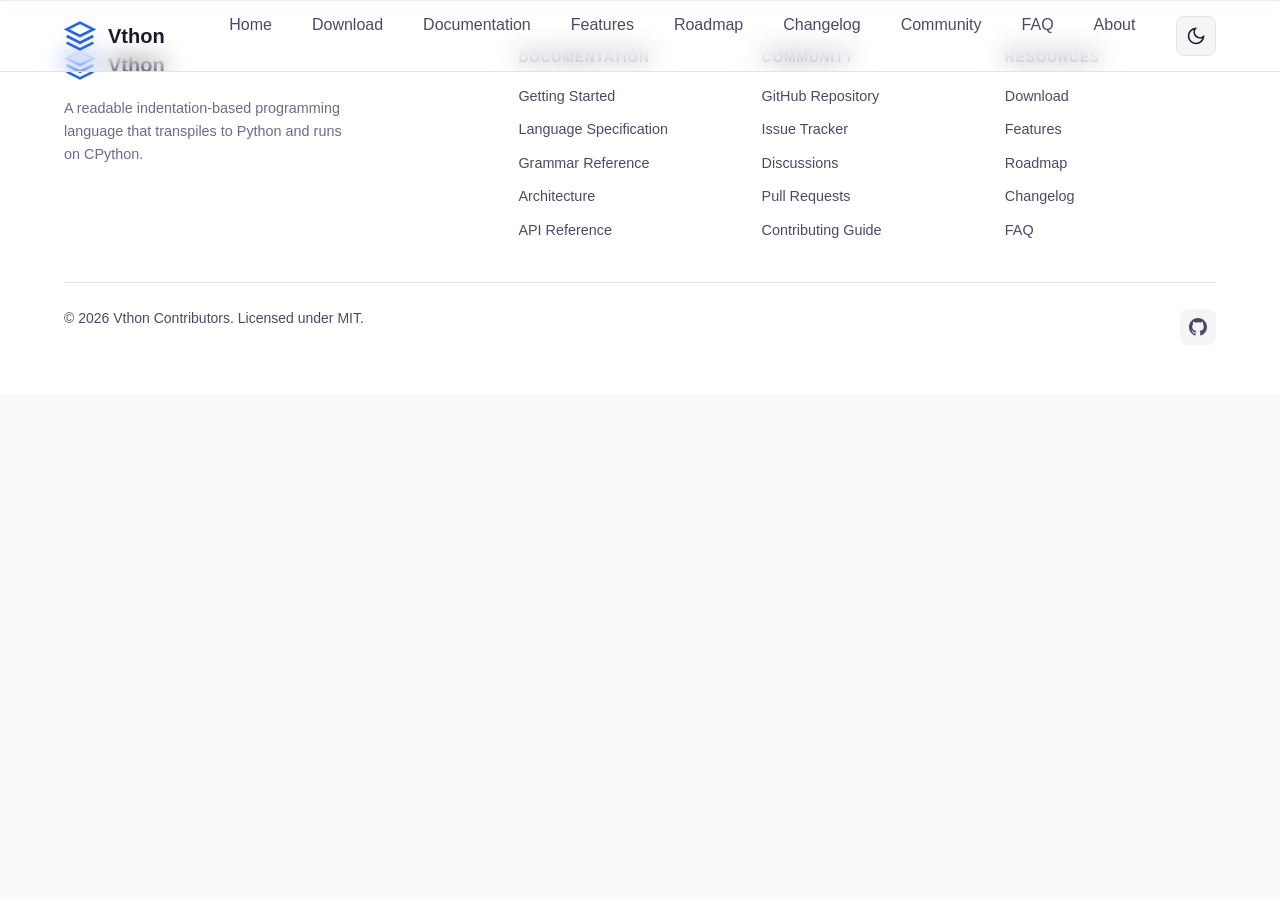
<file: docs/template.html>
<!DOCTYPE html>
<html lang="en" data-theme="light">
<head>
  <meta charset="UTF-8">
  <meta name="viewport" content="width=device-width, initial-scale=1.0">
  <meta name="description" content="Vthon - A readable indentation-based programming language that transpiles to Python">
  <meta name="theme-color" content="#2563eb">

  <!-- Open Graph / Social -->
  <meta property="og:type" content="website">
  <meta property="og:title" content="Vthon - Transpiled to Python">
  <meta property="og:description" content="A readable indentation-based programming language that transpiles to Python and runs on CPython">
  <meta property="og:image" content="assets/images/og-image.png">
  <meta property="og:url" content="https://chicken-dr.github.io/Vthon/">

  <meta name="twitter:card" content="summary_large_image">
  <meta name="twitter:title" content="Vthon - Transpiled to Python">
  <meta name="twitter:description" content="A readable indentation-based programming language that transpiles to Python">

  <title>Vthon - Transpiled to Python</title>

  <!-- Favicon -->
  <link rel="icon" type="image/svg+xml" href="assets/images/favicon.svg">
  <link rel="apple-touch-icon" href="assets/images/apple-touch-icon.png">

  <!-- Styles -->
  <link rel="stylesheet" href="assets/css/style.css">

  <!-- Preconnect for performance -->
  <link rel="preconnect" href="https://fonts.googleapis.com">
  <link rel="preconnect" href="https://fonts.gstatic.com" crossorigin>
</head>
<body>
  <!-- Header / Navigation -->
  <header class="header" role="banner">
    <nav class="nav" role="navigation" aria-label="Main navigation">
      <a href="index.html" class="nav-brand" aria-label="Vthon Home">
        <svg viewBox="0 0 24 24" fill="none" stroke="currentColor" stroke-width="2" aria-hidden="true">
          <path d="M12 2L2 7l10 5 10-5-10-5zM2 17l10 5 10-5M2 12l10 5 10-5"/>
        </svg>
        <span>Vthon</span>
      </a>

      <button class="nav-toggle" id="nav-toggle" aria-expanded="false" aria-label="Open menu" aria-controls="nav-menu">
        <svg viewBox="0 0 24 24" fill="none" stroke="currentColor" stroke-width="2" aria-hidden="true">
          <line x1="3" y1="6" x2="21" y2="6"></line>
          <line x1="3" y1="12" x2="21" y2="12"></line>
          <line x1="3" y1="18" x2="21" y2="18"></line>
        </svg>
      </button>

      <ul class="nav-menu" id="nav-menu" role="menubar">
        <li role="none"><a href="index.html" class="nav-link" role="menuitem">Home</a></li>
        <li role="none"><a href="download.html" class="nav-link" role="menuitem">Download</a></li>
        <li role="none"><a href="documentation/index.html" class="nav-link" role="menuitem">Documentation</a></li>
        <li role="none"><a href="features.html" class="nav-link" role="menuitem">Features</a></li>
        <li role="none"><a href="roadmap.html" class="nav-link" role="menuitem">Roadmap</a></li>
        <li role="none"><a href="changelog.html" class="nav-link" role="menuitem">Changelog</a></li>
        <li role="none"><a href="community.html" class="nav-link" role="menuitem">Community</a></li>
        <li role="none"><a href="faq.html" class="nav-link" role="menuitem">FAQ</a></li>
        <li role="none"><a href="about.html" class="nav-link" role="menuitem">About</a></li>
      </ul>

      <button class="theme-toggle" id="theme-toggle" aria-label="Toggle dark mode" title="Toggle theme">
        <svg class="moon-icon" viewBox="0 0 24 24" fill="none" stroke="currentColor" stroke-width="2" aria-hidden="true">
          <path d="M21 12.79A9 9 0 1 1 11.21 3 7 7 0 0 0 21 12.79z"></path>
        </svg>
        <svg class="sun-icon" viewBox="0 0 24 24" fill="none" stroke="currentColor" stroke-width="2" aria-hidden="true">
          <circle cx="12" cy="12" r="5"></circle>
          <line x1="12" y1="1" x2="12" y2="3"></line>
          <line x1="12" y1="21" x2="12" y2="23"></line>
          <line x1="4.22" y1="4.22" x2="5.64" y2="5.64"></line>
          <line x1="18.36" y1="18.36" x2="19.78" y2="19.78"></line>
          <line x1="1" y1="12" x2="3" y2="12"></line>
          <line x1="21" y1="12" x2="23" y2="12"></line>
          <line x1="4.22" y1="19.78" x2="5.64" y2="18.36"></line>
          <line x1="18.36" y1="5.64" x2="19.78" y2="4.22"></line>
        </svg>
      </button>
    </nav>
  </header>

  <!-- Skip to main content link for accessibility -->
  <a href="#main-content" class="skip-link" style="position: absolute; top: -100%; left: 50%; transform: translateX(-50%); padding: 1rem; background: var(--color-primary); color: white; z-index: 10000; border-radius: var(--radius-md);">Skip to main content</a>

  <!-- Main Content -->
  <main id="main-content" role="main">
    <!-- Page content goes here -->
  </main>

  <!-- Footer -->
  <footer class="footer" role="contentinfo">
    <div class="container">
      <div class="footer-grid">
        <div class="footer-brand">
          <a href="index.html" class="nav-brand" aria-label="Vthon Home">
            <svg viewBox="0 0 24 24" fill="none" stroke="currentColor" stroke-width="2" aria-hidden="true">
              <path d="M12 2L2 7l10 5 10-5-10-5zM2 17l10 5 10-5M2 12l10 5 10-5"/>
            </svg>
            <span>Vthon</span>
          </a>
          <p>A readable indentation-based programming language that transpiles to Python and runs on CPython.</p>
        </div>

        <nav class="footer-links" aria-label="Documentation">
          <h4>Documentation</h4>
          <ul>
            <li><a href="documentation/index.html">Getting Started</a></li>
            <li><a href="documentation/language-spec.html">Language Specification</a></li>
            <li><a href="documentation/grammar.html">Grammar Reference</a></li>
            <li><a href="documentation/architecture.html">Architecture</a></li>
            <li><a href="documentation/api.html">API Reference</a></li>
          </ul>
        </nav>

        <nav class="footer-links" aria-label="Community">
          <h4>Community</h4>
          <ul>
            <li><a href="https://github.com/chicken-dr/Vthon" target="_blank" rel="noopener">GitHub Repository</a></li>
            <li><a href="https://github.com/chicken-dr/Vthon/issues" target="_blank" rel="noopener">Issue Tracker</a></li>
            <li><a href="https://github.com/chicken-dr/Vthon/discussions" target="_blank" rel="noopener">Discussions</a></li>
            <li><a href="https://github.com/chicken-dr/Vthon/pulls" target="_blank" rel="noopener">Pull Requests</a></li>
            <li><a href="community.html">Contributing Guide</a></li>
          </ul>
        </nav>

        <nav class="footer-links" aria-label="Resources">
          <h4>Resources</h4>
          <ul>
            <li><a href="download.html">Download</a></li>
            <li><a href="features.html">Features</a></li>
            <li><a href="roadmap.html">Roadmap</a></li>
            <li><a href="changelog.html">Changelog</a></li>
            <li><a href="faq.html">FAQ</a></li>
          </ul>
        </nav>
      </div>

      <div class="footer-bottom">
        <p>&copy; 2026 Vthon Contributors. Licensed under MIT.</p>
        <div class="footer-social">
          <a href="https://github.com/chicken-dr/Vthon" target="_blank" rel="noopener" aria-label="GitHub">
            <svg viewBox="0 0 24 24" fill="currentColor" aria-hidden="true"><path d="M12 0C5.374 0 0 5.373 0 12c0 5.302 3.438 9.8 8.207 11.387.599.111.793-.261.793-.577v-2.234c-3.338.726-4.033-1.416-4.033-1.416-.546-1.387-1.333-1.756-1.333-1.756-1.089-.745.083-.729.083-.729 1.205.084 1.839 1.237 1.839 1.237 1.07 1.834 2.807 1.304 3.492.997.107-.775.418-1.305.762-1.604-2.665-.305-5.467-1.334-5.467-5.931 0-1.311.469-2.381 1.236-3.221-.124-.303-.535-1.524.117-3.176 0 0 1.008-.322 3.301 1.23A11.509 11.509 0 0112 5.803c1.02.005 2.047.138 3.006.404 2.291-1.552 3.297-1.23 3.297-1.23.653 1.653.242 2.874.118 3.176.77.84 1.235 1.911 1.235 3.221 0 4.609-2.807 5.624-5.479 5.921.43.372.823 1.102.823 2.222v3.293c0 .319.192.694.801.576C20.566 21.797 24 17.3 24 12c0-6.627-5.373-12-12-12z"/></svg>
          </a>
        </div>
      </div>
    </div>
  </footer>

  <!-- Scroll to Top Button -->
  <button class="scroll-top" id="scroll-top" aria-label="Scroll to top" title="Scroll to top">
    <svg viewBox="0 0 24 24" fill="none" stroke="currentColor" stroke-width="2" aria-hidden="true" width="20" height="20">
      <path d="M18 15l-6-6-6 6"/>
    </svg>
  </button>

  <!-- Scripts -->
  <script src="assets/js/main.js"></script>
</body>
</html>
</file>
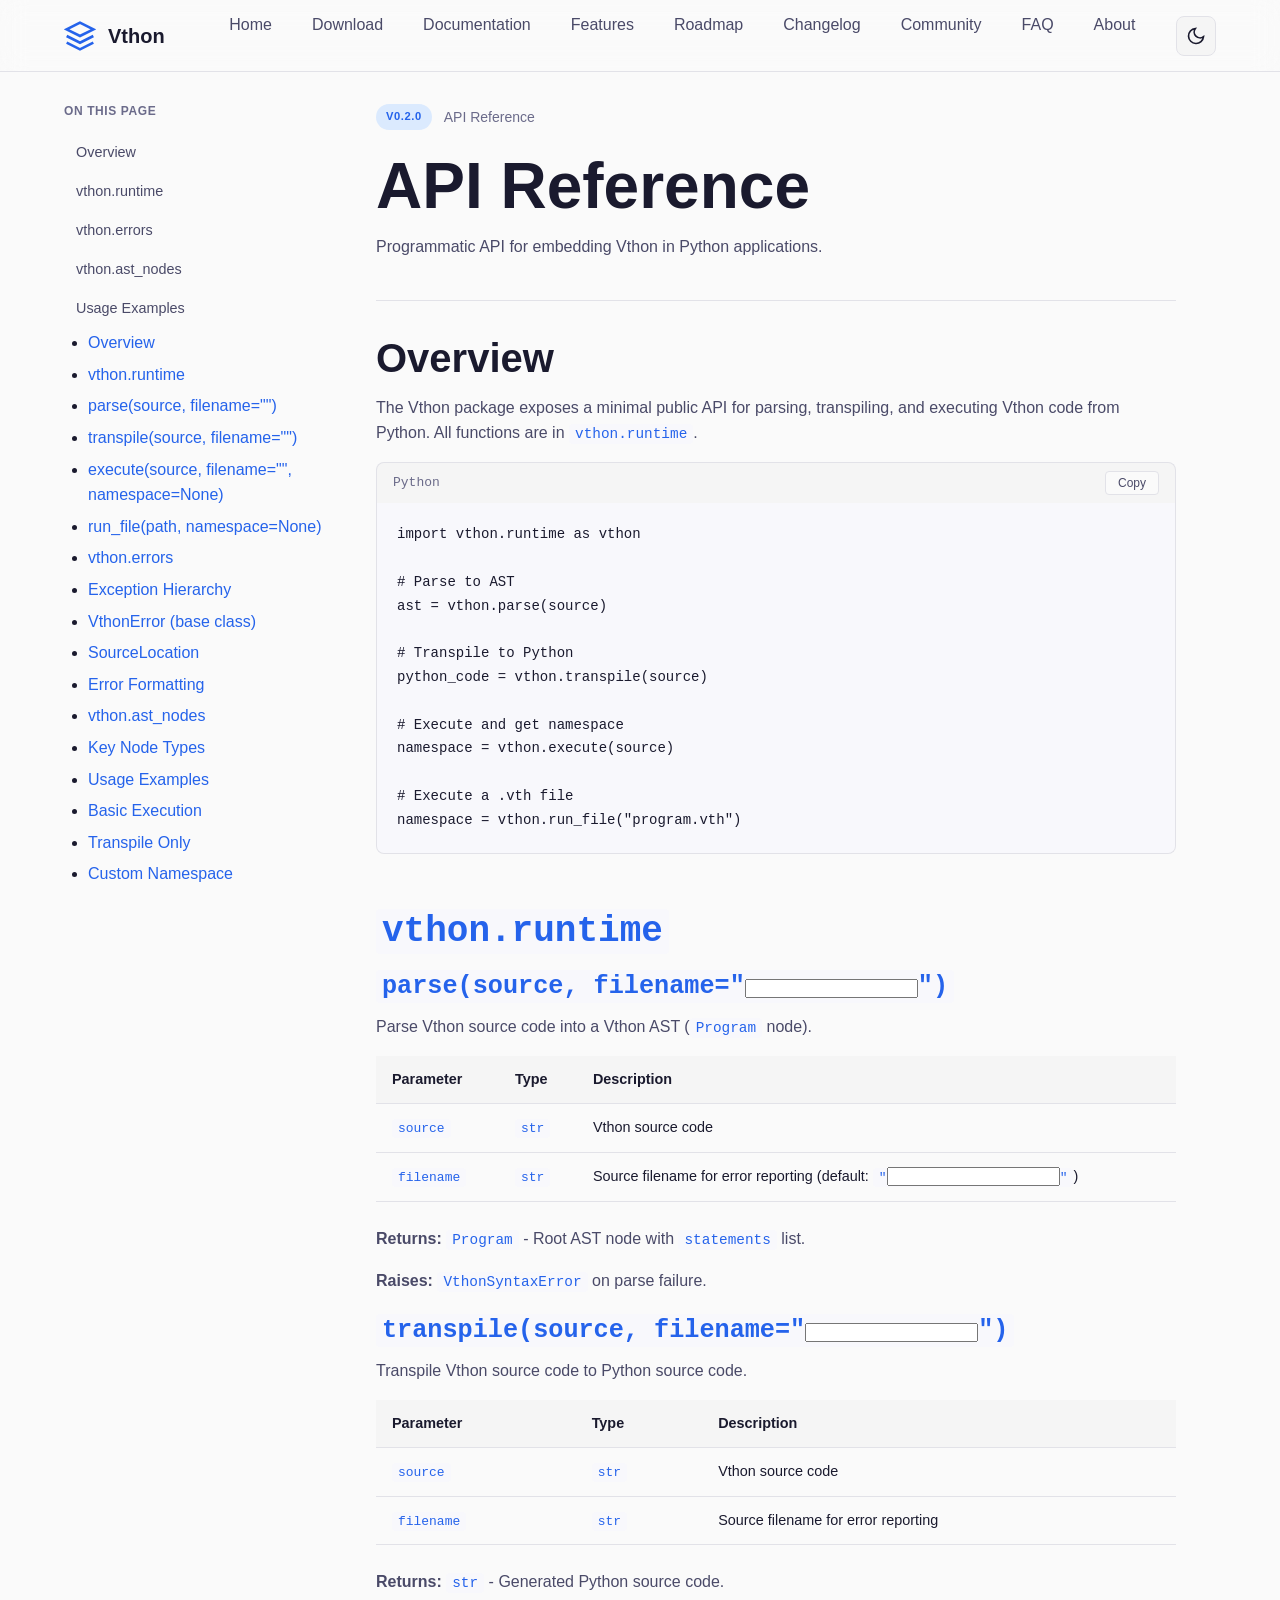
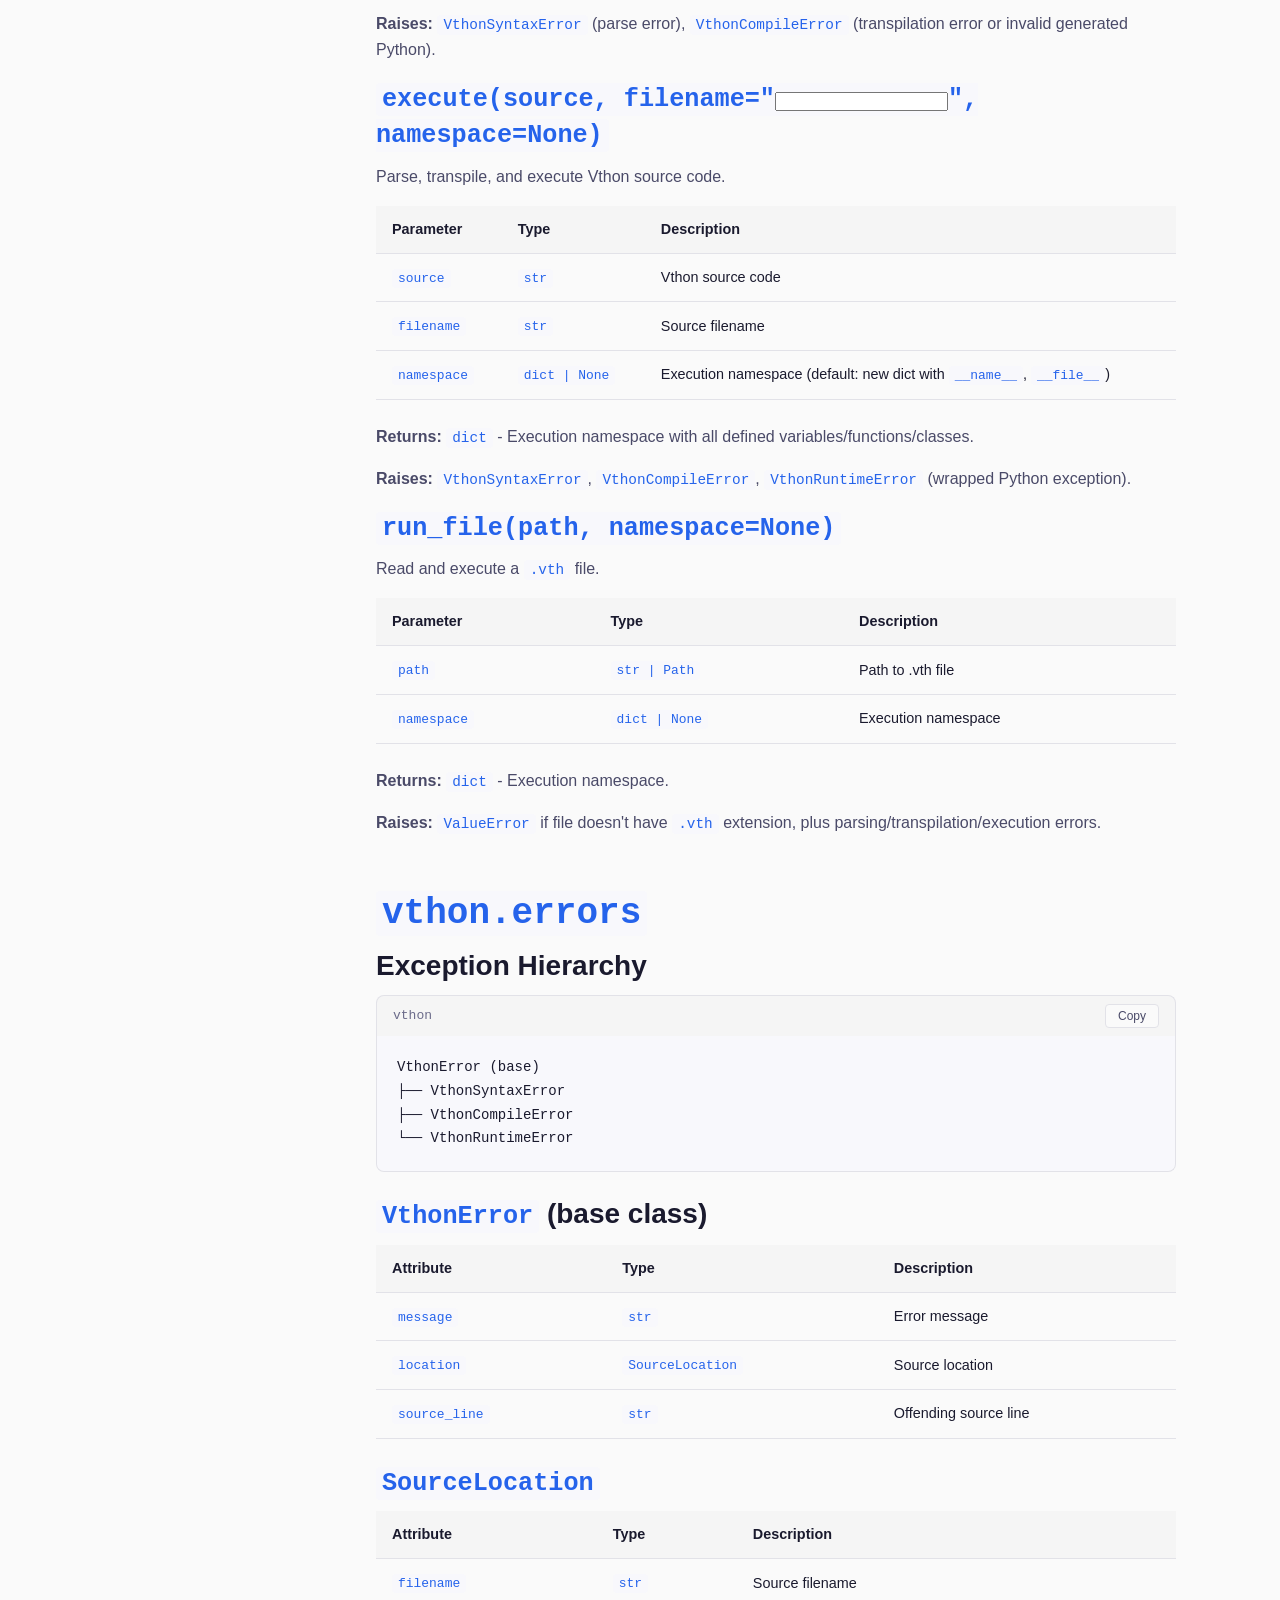
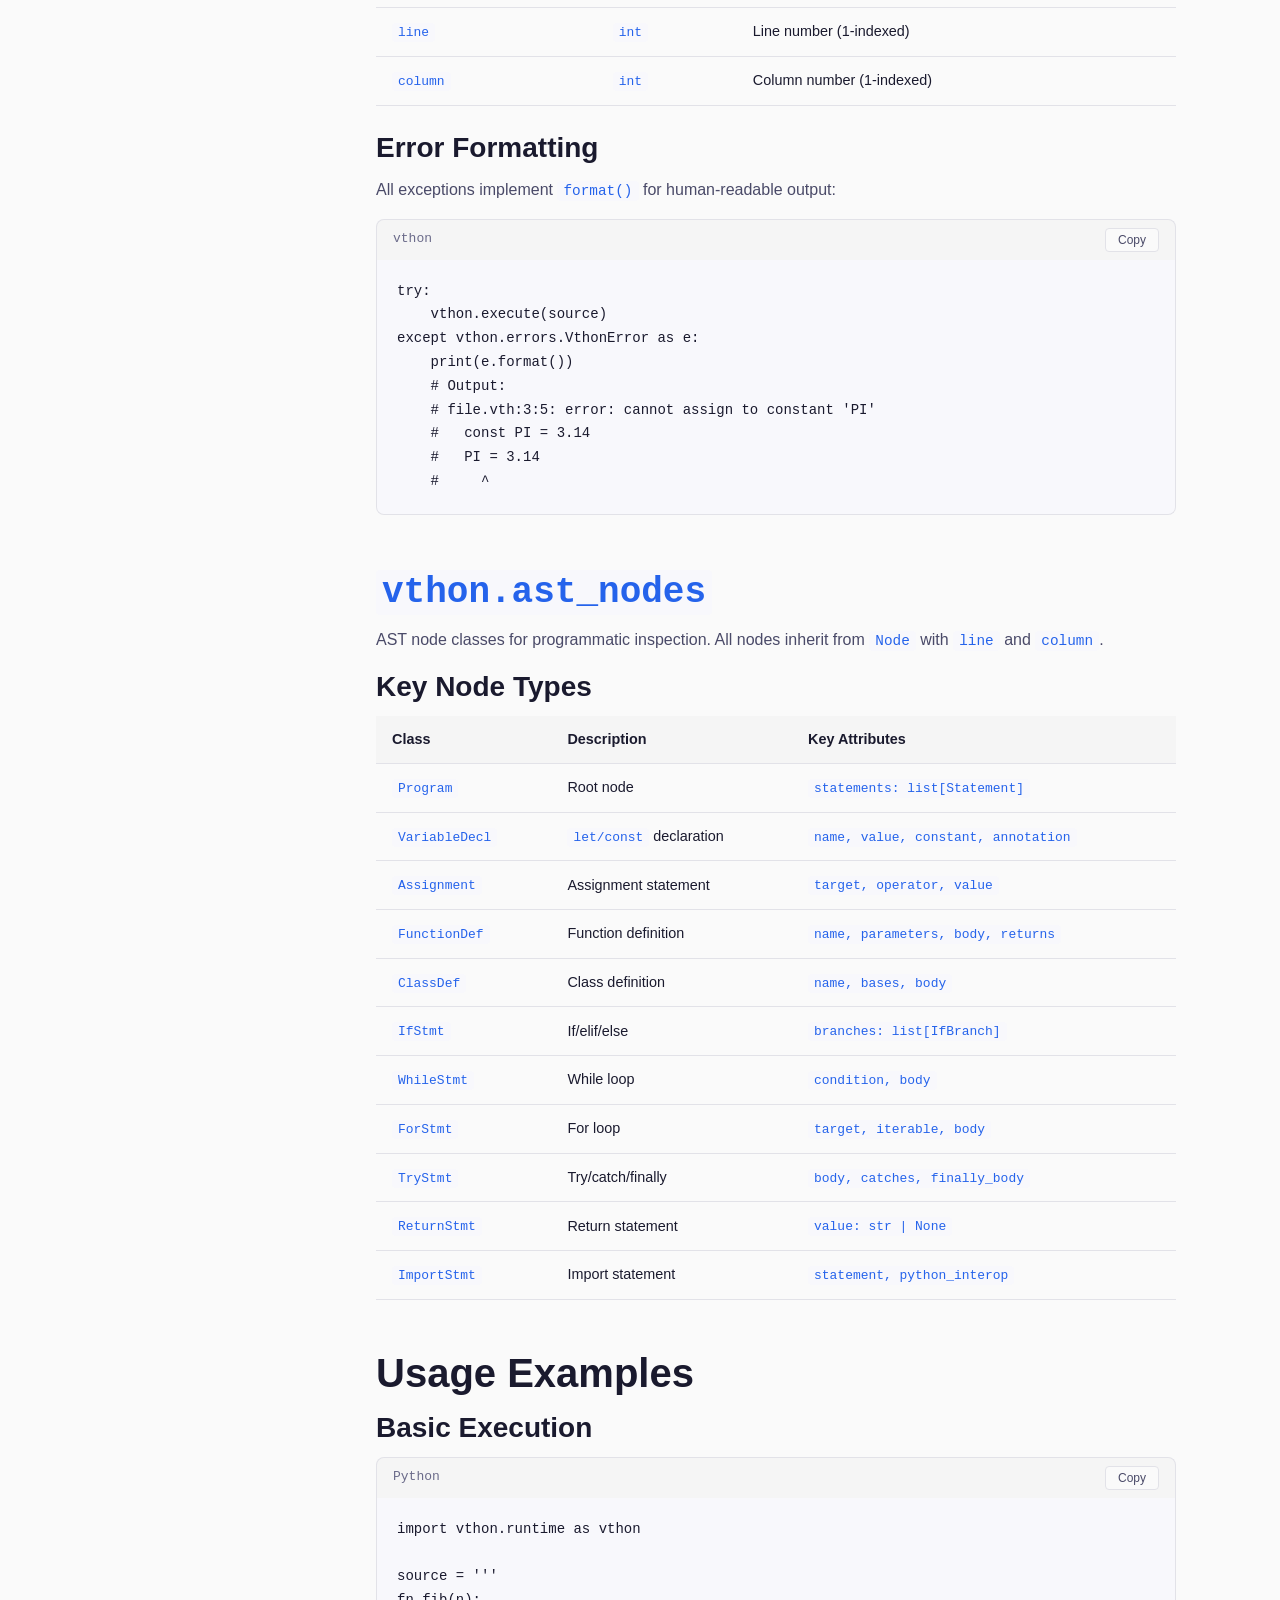
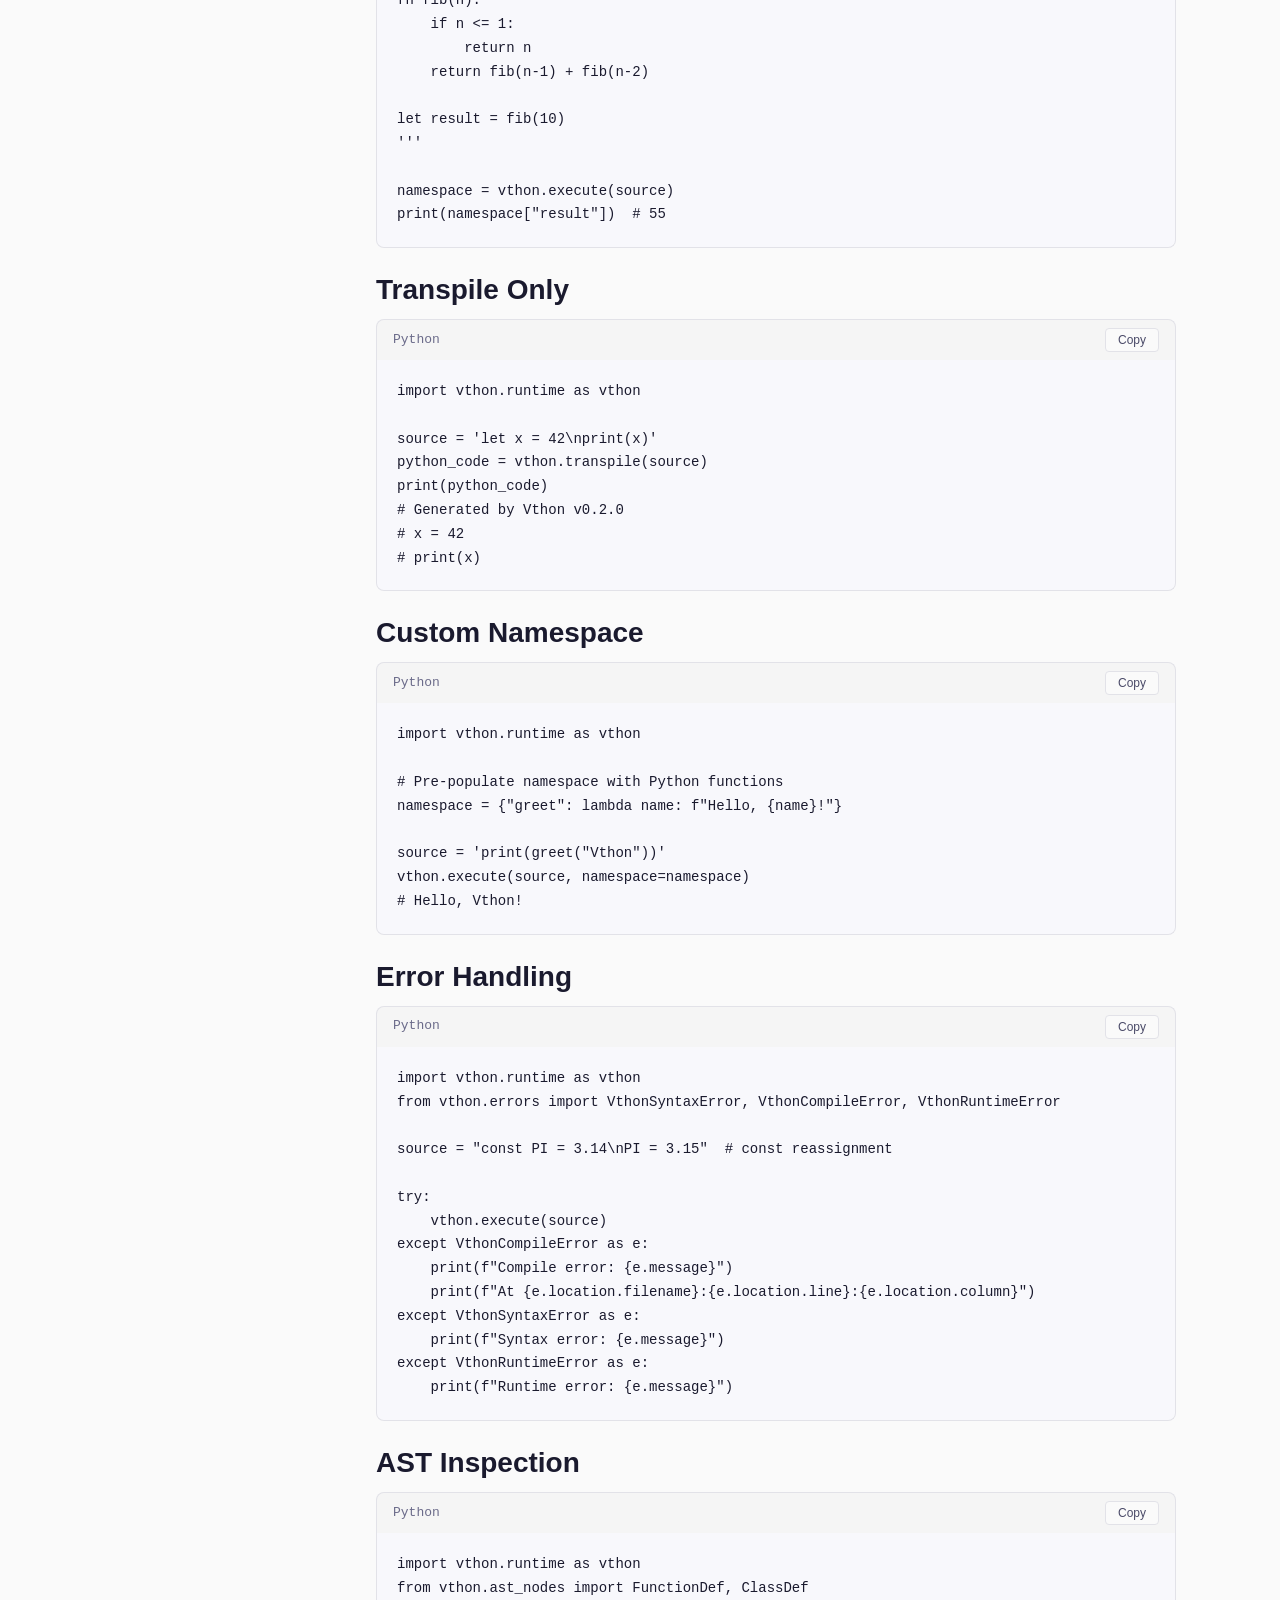
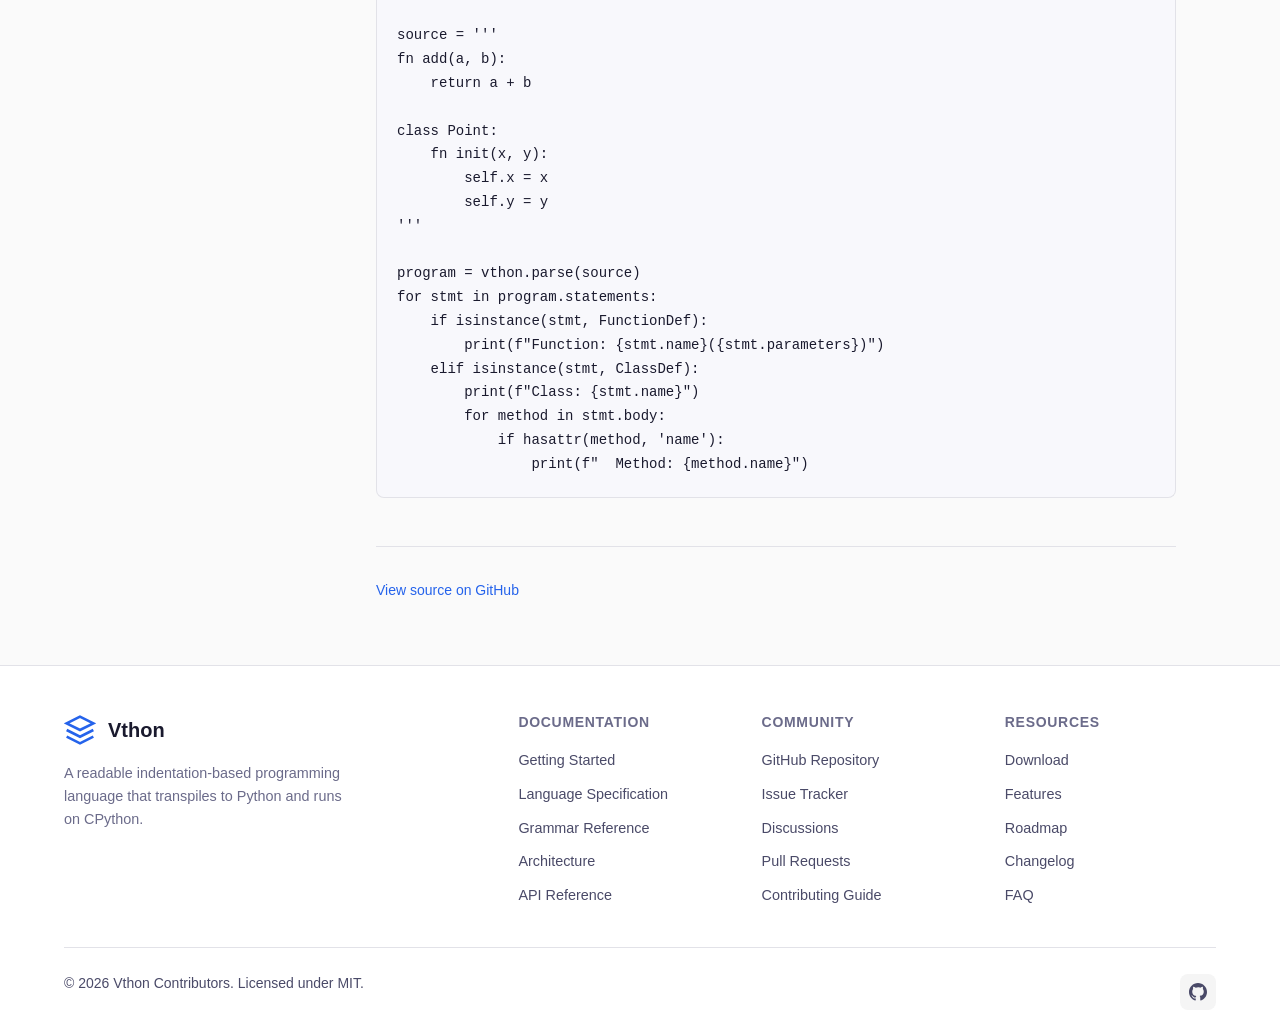
<file: docs/documentation/api.html>
<!DOCTYPE html>
<html lang="en" data-theme="light">
<head>
  <meta charset="UTF-8">
  <meta name="viewport" content="width=device-width, initial-scale=1.0">
  <meta name="description" content="Vthon API Reference - Programmatic API for embedding Vthon">
  <meta name="theme-color" content="#2563eb">

  <meta property="og:type" content="website">
  <meta property="og:title" content="Vthon API Reference">
  <meta property="og:description" content="Programmatic API reference for the Vthon transpiler">
  <meta property="og:image" content="../assets/images/og-image.png">
  <meta property="og:url" content="https://chicken-dr.github.io/Vthon/documentation/api.html">

  <title>API Reference - Vthon Documentation</title>

  <link rel="icon" type="image/svg+xml" href="../assets/images/favicon.svg">
  <link rel="apple-touch-icon" href="../assets/images/apple-touch-icon.png">
  <link rel="stylesheet" href="../assets/css/style.css">
  <link rel="preconnect" href="https://fonts.googleapis.com">
  <link rel="preconnect" href="https://fonts.gstatic.com" crossorigin>
</head>
<body>
  <header class="header" role="banner">
    <nav class="nav" role="navigation" aria-label="Main navigation">
      <a href="../index.html" class="nav-brand" aria-label="Vthon Home">
        <svg viewBox="0 0 24 24" fill="none" stroke="currentColor" stroke-width="2" aria-hidden="true">
          <path d="M12 2L2 7l10 5 10-5-10-5zM2 17l10 5 10-5M2 12l10 5 10-5"/>
        </svg>
        <span>Vthon</span>
      </a>

      <button class="nav-toggle" id="nav-toggle" aria-expanded="false" aria-label="Open menu" aria-controls="nav-menu">
        <svg viewBox="0 0 24 24" fill="none" stroke="currentColor" stroke-width="2" aria-hidden="true">
          <line x1="3" y1="6" x2="21" y2="6"></line>
          <line x1="3" y1="12" x2="21" y2="12"></line>
          <line x1="3" y1="18" x2="21" y2="18"></line>
        </svg>
      </button>

      <ul class="nav-menu" id="nav-menu" role="menubar">
        <li role="none"><a href="../index.html" class="nav-link" role="menuitem">Home</a></li>
        <li role="none"><a href="../download.html" class="nav-link" role="menuitem">Download</a></li>
        <li role="none"><a href="index.html" class="nav-link active" role="menuitem">Documentation</a></li>
        <li role="none"><a href="../features.html" class="nav-link" role="menuitem">Features</a></li>
        <li role="none"><a href="../roadmap.html" class="nav-link" role="menuitem">Roadmap</a></li>
        <li role="none"><a href="../changelog.html" class="nav-link" role="menuitem">Changelog</a></li>
        <li role="none"><a href="../community.html" class="nav-link" role="menuitem">Community</a></li>
        <li role="none"><a href="../faq.html" class="nav-link" role="menuitem">FAQ</a></li>
        <li role="none"><a href="../about.html" class="nav-link" role="menuitem">About</a></li>
      </ul>

      <button class="theme-toggle" id="theme-toggle" aria-label="Toggle dark mode" title="Toggle theme">
        <svg class="moon-icon" viewBox="0 0 24 24" fill="none" stroke="currentColor" stroke-width="2" aria-hidden="true">
          <path d="M21 12.79A9 9 0 1 1 11.21 3 7 7 0 0 0 21 12.79z"></path>
        </svg>
        <svg class="sun-icon" viewBox="0 0 24 24" fill="none" stroke="currentColor" stroke-width="2" aria-hidden="true">
          <circle cx="12" cy="12" r="5"></circle>
          <line x1="12" y1="1" x2="12" y2="3"></line>
          <line x1="12" y1="21" x2="12" y2="23"></line>
          <line x1="4.22" y1="4.22" x2="5.64" y2="5.64"></line>
          <line x1="18.36" y1="18.36" x2="19.78" y2="19.78"></line>
          <line x1="1" y1="12" x2="3" y2="12"></line>
          <line x1="21" y1="12" x2="23" y2="12"></line>
          <line x1="4.22" y1="19.78" x2="5.64" y2="18.36"></line>
          <line x1="18.36" y1="5.64" x2="19.78" y2="4.22"></line>
        </svg>
      </button>
    </nav>
  </header>

  <a href="#main-content" class="skip-link" style="position: absolute; top: -100%; left: 50%; transform: translateX(-50%); padding: 1rem; background: var(--color-primary); color: white; z-index: 10000; border-radius: var(--radius-md);">Skip to main content</a>

  <main id="main-content" role="main">
    <div style="display: grid; grid-template-columns: 280px 1fr; gap: 2rem; max-width: var(--max-width); margin: 0 auto; padding: calc(var(--header-height) + 2rem) 1.5rem 3rem;">
      <aside class="doc-sidebar" style="position: sticky; top: calc(var(--header-height) + 1.5rem); height: fit-content; max-height: calc(100vh - var(--header-height) - 3rem); overflow-y: auto;" aria-label="Table of Contents">
        <nav id="table-of-contents" class="doc-toc">
          <h4 style="font-size: 0.75rem; font-weight: 600; text-transform: uppercase; letter-spacing: 0.05em; color: var(--color-text-muted); margin-bottom: 1rem;">On This Page</h4>
          <ul class="toc-list" style="list-style: none; padding: 0; margin: 0;">
            <li style="margin-bottom: 0.25rem;"><a href="#overview" style="display: block; padding: 0.375rem 0.75rem; color: var(--color-text-secondary); border-radius: var(--radius-sm); font-size: 0.9rem; text-decoration: none;">Overview</a></li>
            <li style="margin-bottom: 0.25rem;"><a href="#vthon-runtime" style="display: block; padding: 0.375rem 0.75rem; color: var(--color-text-secondary); border-radius: var(--radius-sm); font-size: 0.9rem; text-decoration: none;">vthon.runtime</a></li>
            <li style="margin-bottom: 0.25rem;"><a href="#vthon-errors" style="display: block; padding: 0.375rem 0.75rem; color: var(--color-text-secondary); border-radius: var(--radius-sm); font-size: 0.9rem; text-decoration: none;">vthon.errors</a></li>
            <li style="margin-bottom: 0.25rem;"><a href="#vthon-ast" style="display: block; padding: 0.375rem 0.75rem; color: var(--color-text-secondary); border-radius: var(--radius-sm); font-size: 0.9rem; text-decoration: none;">vthon.ast_nodes</a></li>
            <li style="margin-bottom: 0.25rem;"><a href="#usage" style="display: block; padding: 0.375rem 0.75rem; color: var(--color-text-secondary); border-radius: var(--radius-sm); font-size: 0.9rem; text-decoration: none;">Usage Examples</a></li>
          </ul>
        </nav>
      </aside>

      <article class="doc-content" style="max-width: 800px;">
        <header style="margin-bottom: 2rem; padding-bottom: 1.5rem; border-bottom: 1px solid var(--color-border);">
          <div style="display: flex; align-items: center; gap: 0.75rem; margin-bottom: 1rem;">
            <span class="badge badge-primary">v0.2.0</span>
            <span style="font-size: 0.875rem; color: var(--color-text-muted);">API Reference</span>
          </div>
          <h1 style="margin-bottom: 0.5rem;">API Reference</h1>
          <p style="color: var(--color-text-secondary);">Programmatic API for embedding Vthon in Python applications.</p>
        </header>

        <section id="overview" style="margin-bottom: 3rem;">
          <h2>Overview</h2>
          <p>The Vthon package exposes a minimal public API for parsing, transpiling, and executing Vthon code from Python. All functions are in <code>vthon.runtime</code>.</p>

          <div class="code-block">
            <div class="code-block-header"><span>Python</span></div>
            <pre><code>import vthon.runtime as vthon

# Parse to AST
ast = vthon.parse(source)

# Transpile to Python
python_code = vthon.transpile(source)

# Execute and get namespace
namespace = vthon.execute(source)

# Execute a .vth file
namespace = vthon.run_file("program.vth")</code></pre>
          </div>
        </section>

        <section id="vthon-runtime" style="margin-bottom: 3rem;">
          <h2><code>vthon.runtime</code></h2>

          <h3><code>parse(source, filename="<input>")</code></h3>
          <p>Parse Vthon source code into a Vthon AST (<code>Program</code> node).</p>
          <table>
            <thead>
              <tr><th>Parameter</th><th>Type</th><th>Description</th></tr>
            </thead>
            <tbody>
              <tr><td><code>source</code></td><td><code>str</code></td><td>Vthon source code</td></tr>
              <tr><td><code>filename</code></td><td><code>str</code></td><td>Source filename for error reporting (default: <code>"<input>"</code>)</td></tr>
            </tbody>
          </table>
          <p><strong>Returns:</strong> <code>Program</code> - Root AST node with <code>statements</code> list.</p>
          <p><strong>Raises:</strong> <code>VthonSyntaxError</code> on parse failure.</p>

          <h3><code>transpile(source, filename="<input>")</code></h3>
          <p>Transpile Vthon source code to Python source code.</p>
          <table>
            <thead>
              <tr><th>Parameter</th><th>Type</th><th>Description</th></tr>
            </thead>
            <tbody>
              <tr><td><code>source</code></td><td><code>str</code></td><td>Vthon source code</td></tr>
              <tr><td><code>filename</code></td><td><code>str</code></td><td>Source filename for error reporting</td></tr>
            </tbody>
          </table>
          <p><strong>Returns:</strong> <code>str</code> - Generated Python source code.</p>
          <p><strong>Raises:</strong> <code>VthonSyntaxError</code> (parse error), <code>VthonCompileError</code> (transpilation error or invalid generated Python).</p>

          <h3><code>execute(source, filename="<input>", namespace=None)</code></h3>
          <p>Parse, transpile, and execute Vthon source code.</p>
          <table>
            <thead>
              <tr><th>Parameter</th><th>Type</th><th>Description</th></tr>
            </thead>
            <tbody>
              <tr><td><code>source</code></td><td><code>str</code></td><td>Vthon source code</td></tr>
              <tr><td><code>filename</code></td><td><code>str</code></td><td>Source filename</td></tr>
              <tr><td><code>namespace</code></td><td><code>dict | None</code></td><td>Execution namespace (default: new dict with <code>__name__</code>, <code>__file__</code>)</td></tr>
            </tbody>
          </table>
          <p><strong>Returns:</strong> <code>dict</code> - Execution namespace with all defined variables/functions/classes.</p>
          <p><strong>Raises:</strong> <code>VthonSyntaxError</code>, <code>VthonCompileError</code>, <code>VthonRuntimeError</code> (wrapped Python exception).</p>

          <h3><code>run_file(path, namespace=None)</code></h3>
          <p>Read and execute a <code>.vth</code> file.</p>
          <table>
            <thead>
              <tr><th>Parameter</th><th>Type</th><th>Description</th></tr>
            </thead>
            <tbody>
              <tr><td><code>path</code></td><td><code>str | Path</code></td><td>Path to .vth file</td></tr>
              <tr><td><code>namespace</code></td><td><code>dict | None</code></td><td>Execution namespace</td></tr>
            </tbody>
          </table>
          <p><strong>Returns:</strong> <code>dict</code> - Execution namespace.</p>
          <p><strong>Raises:</strong> <code>ValueError</code> if file doesn't have <code>.vth</code> extension, plus parsing/transpilation/execution errors.</p>
        </section>

        <section id="vthon-errors" style="margin-bottom: 3rem;">
          <h2><code>vthon.errors</code></h2>

          <h3>Exception Hierarchy</h3>
          <div class="code-block">
            <pre><code>VthonError (base)
├── VthonSyntaxError
├── VthonCompileError
└── VthonRuntimeError</code></pre>
          </div>

          <h3><code>VthonError</code> (base class)</h3>
          <table>
            <thead>
              <tr><th>Attribute</th><th>Type</th><th>Description</th></tr>
            </thead>
            <tbody>
              <tr><td><code>message</code></td><td><code>str</code></td><td>Error message</td></tr>
              <tr><td><code>location</code></td><td><code>SourceLocation</code></td><td>Source location</td></tr>
              <tr><td><code>source_line</code></td><td><code>str</code></td><td>Offending source line</td></tr>
            </tbody>
          </table>

          <h3><code>SourceLocation</code></h3>
          <table>
            <thead>
              <tr><th>Attribute</th><th>Type</th><th>Description</th></tr>
            </thead>
            <tbody>
              <tr><td><code>filename</code></td><td><code>str</code></td><td>Source filename</td></tr>
              <tr><td><code>line</code></td><td><code>int</code></td><td>Line number (1-indexed)</td></tr>
              <tr><td><code>column</code></td><td><code>int</code></td><td>Column number (1-indexed)</td></tr>
            </tbody>
          </table>

          <h3>Error Formatting</h3>
          <p>All exceptions implement <code>format()</code> for human-readable output:</p>
          <div class="code-block">
            <pre><code>try:
    vthon.execute(source)
except vthon.errors.VthonError as e:
    print(e.format())
    # Output:
    # file.vth:3:5: error: cannot assign to constant 'PI'
    #   const PI = 3.14
    #   PI = 3.14
    #     ^</code></pre>
          </div>
        </section>

        <section id="vthon-ast" style="margin-bottom: 3rem;">
          <h2><code>vthon.ast_nodes</code></h2>

          <p>AST node classes for programmatic inspection. All nodes inherit from <code>Node</code> with <code>line</code> and <code>column</code>.</p>

          <h3>Key Node Types</h3>
          <table>
            <thead>
              <tr><th>Class</th><th>Description</th><th>Key Attributes</th></tr>
            </thead>
            <tbody>
              <tr><td><code>Program</code></td><td>Root node</td><td><code>statements: list[Statement]</code></td></tr>
              <tr><td><code>VariableDecl</code></td><td><code>let/const</code> declaration</td><td><code>name, value, constant, annotation</code></td></tr>
              <tr><td><code>Assignment</code></td><td>Assignment statement</td><td><code>target, operator, value</code></td></tr>
              <tr><td><code>FunctionDef</code></td><td>Function definition</td><td><code>name, parameters, body, returns</code></td></tr>
              <tr><td><code>ClassDef</code></td><td>Class definition</td><td><code>name, bases, body</code></td></tr>
              <tr><td><code>IfStmt</code></td><td>If/elif/else</td><td><code>branches: list[IfBranch]</code></td></tr>
              <tr><td><code>WhileStmt</code></td><td>While loop</td><td><code>condition, body</code></td></tr>
              <tr><td><code>ForStmt</code></td><td>For loop</td><td><code>target, iterable, body</code></td></tr>
              <tr><td><code>TryStmt</code></td><td>Try/catch/finally</td><td><code>body, catches, finally_body</code></td></tr>
              <tr><td><code>ReturnStmt</code></td><td>Return statement</td><td><code>value: str | None</code></td></tr>
              <tr><td><code>ImportStmt</code></td><td>Import statement</td><td><code>statement, python_interop</code></td></tr>
            </tbody>
          </table>
        </section>

        <section id="usage" style="margin-bottom: 3rem;">
          <h2>Usage Examples</h2>

          <h3>Basic Execution</h3>
          <div class="code-block">
            <div class="code-block-header"><span>Python</span></div>
            <pre><code>import vthon.runtime as vthon

source = '''
fn fib(n):
    if n <= 1:
        return n
    return fib(n-1) + fib(n-2)

let result = fib(10)
'''

namespace = vthon.execute(source)
print(namespace["result"])  # 55</code></pre>
          </div>

          <h3>Transpile Only</h3>
          <div class="code-block">
            <div class="code-block-header"><span>Python</span></div>
            <pre><code>import vthon.runtime as vthon

source = 'let x = 42\nprint(x)'
python_code = vthon.transpile(source)
print(python_code)
# Generated by Vthon v0.2.0
# x = 42
# print(x)</code></pre>
          </div>

          <h3>Custom Namespace</h3>
  <div class="code-block">
    <div class="code-block-header"><span>Python</span></div>
    <pre><code>import vthon.runtime as vthon

# Pre-populate namespace with Python functions
namespace = {"greet": lambda name: f"Hello, {name}!"}

source = 'print(greet("Vthon"))'
vthon.execute(source, namespace=namespace)
# Hello, Vthon!</code></pre>
  </div>

  <h3>Error Handling</h3>
  <div class="code-block">
    <div class="code-block-header"><span>Python</span></div>
    <pre><code>import vthon.runtime as vthon
from vthon.errors import VthonSyntaxError, VthonCompileError, VthonRuntimeError

source = "const PI = 3.14\nPI = 3.15"  # const reassignment

try:
    vthon.execute(source)
except VthonCompileError as e:
    print(f"Compile error: {e.message}")
    print(f"At {e.location.filename}:{e.location.line}:{e.location.column}")
except VthonSyntaxError as e:
    print(f"Syntax error: {e.message}")
except VthonRuntimeError as e:
    print(f"Runtime error: {e.message}")</code></pre>
  </div>

  <h3>AST Inspection</h3>
  <div class="code-block">
    <div class="code-block-header"><span>Python</span></div>
    <pre><code>import vthon.runtime as vthon
from vthon.ast_nodes import FunctionDef, ClassDef

source = '''
fn add(a, b):
    return a + b

class Point:
    fn init(x, y):
        self.x = x
        self.y = y
'''

program = vthon.parse(source)
for stmt in program.statements:
    if isinstance(stmt, FunctionDef):
        print(f"Function: {stmt.name}({stmt.parameters})")
    elif isinstance(stmt, ClassDef):
        print(f"Class: {stmt.name}")
        for method in stmt.body:
            if hasattr(method, 'name'):
                print(f"  Method: {method.name}")</code></pre>
  </div>

        </section>

        <footer style="padding-top: 2rem; border-top: 1px solid var(--color-border);">
          <p style="color: var(--color-text-muted); font-size: 0.875rem;">
            <a href="https://github.com/chicken-dr/Vthon/tree/main/src/vthon" target="_blank" rel="noopener">View source on GitHub</a>
          </p>
        </footer>
      </article>
    </div>
  </main>

  <footer class="footer" role="contentinfo">
    <div class="container">
      <div class="footer-grid">
        <div class="footer-brand">
          <a href="../index.html" class="nav-brand" aria-label="Vthon Home">
            <svg viewBox="0 0 24 24" fill="none" stroke="currentColor" stroke-width="2" aria-hidden="true">
              <path d="M12 2L2 7l10 5 10-5-10-5zM2 17l10 5 10-5M2 12l10 5 10-5"/>
            </svg>
            <span>Vthon</span>
          </a>
          <p>A readable indentation-based programming language that transpiles to Python and runs on CPython.</p>
        </div>

        <nav class="footer-links" aria-label="Documentation">
          <h4>Documentation</h4>
          <ul>
            <li><a href="index.html">Getting Started</a></li>
            <li><a href="language-spec.html">Language Specification</a></li>
            <li><a href="grammar.html">Grammar Reference</a></li>
            <li><a href="architecture.html">Architecture</a></li>
            <li><a href="api.html">API Reference</a></li>
          </ul>
        </nav>

        <nav class="footer-links" aria-label="Community">
          <h4>Community</h4>
          <ul>
            <li><a href="https://github.com/chicken-dr/Vthon" target="_blank" rel="noopener">GitHub Repository</a></li>
            <li><a href="https://github.com/chicken-dr/Vthon/issues" target="_blank" rel="noopener">Issue Tracker</a></li>
            <li><a href="https://github.com/chicken-dr/Vthon/discussions" target="_blank" rel="noopener">Discussions</a></li>
            <li><a href="https://github.com/chicken-dr/Vthon/pulls" target="_blank" rel="noopener">Pull Requests</a></li>
            <li><a href="../community.html">Contributing Guide</a></li>
          </ul>
        </nav>

        <nav class="footer-links" aria-label="Resources">
          <h4>Resources</h4>
          <ul>
            <li><a href="../download.html">Download</a></li>
            <li><a href="../features.html">Features</a></li>
            <li><a href="../roadmap.html">Roadmap</a></li>
            <li><a href="../changelog.html">Changelog</a></li>
            <li><a href="../faq.html">FAQ</a></li>
          </ul>
        </nav>
      </div>

      <div class="footer-bottom">
        <p>&copy; 2026 Vthon Contributors. Licensed under MIT.</p>
        <div class="footer-social">
          <a href="https://github.com/chicken-dr/Vthon" target="_blank" rel="noopener" aria-label="GitHub">
            <svg viewBox="0 0 24 24" fill="currentColor" aria-hidden="true"><path d="M12 0C5.374 0 0 5.373 0 12c0 5.302 3.438 9.8 8.207 11.387.599.111.793-.261.793-.577v-2.234c-3.338.726-4.033-1.416-4.033-1.416-.546-1.387-1.333-1.756-1.333-1.756-1.089-.745.083-.729.083-.729 1.205.084 1.839 1.237 1.839 1.237 1.07 1.834 2.807 1.304 3.492.997.107-.775.418-1.305.762-1.604-2.665-.305-5.467-1.334-5.467-5.931 0-1.311.469-2.381 1.236-3.221-.124-.303-.535-1.524.117-3.176 0 0 1.008-.322 3.301 1.23A11.509 11.509 0 0112 5.803c1.02.005 2.047.138 3.006.404 2.291-1.552 3.297-1.23 3.297-1.23.653 1.653.242 2.874.118 3.176.77.84 1.235 1.911 1.235 3.221 0 4.609-2.807 5.624-5.479 5.921.43.372.823 1.102.823 2.222v3.293c0 .319.192.694.801.576C20.566 21.797 24 17.3 24 12c0-6.627-5.373-12-12-12z"/></svg>
          </a>
        </div>
      </div>
    </div>
  </footer>

  <button class="scroll-top" id="scroll-top" aria-label="Scroll to top" title="Scroll to top">
    <svg viewBox="0 0 24 24" fill="none" stroke="currentColor" stroke-width="2" aria-hidden="true" width="20" height="20">
      <path d="M18 15l-6-6-6 6"/>
    </svg>
  </button>

  <script src="../assets/js/main.js"></script>
</body>
</html>
</file>
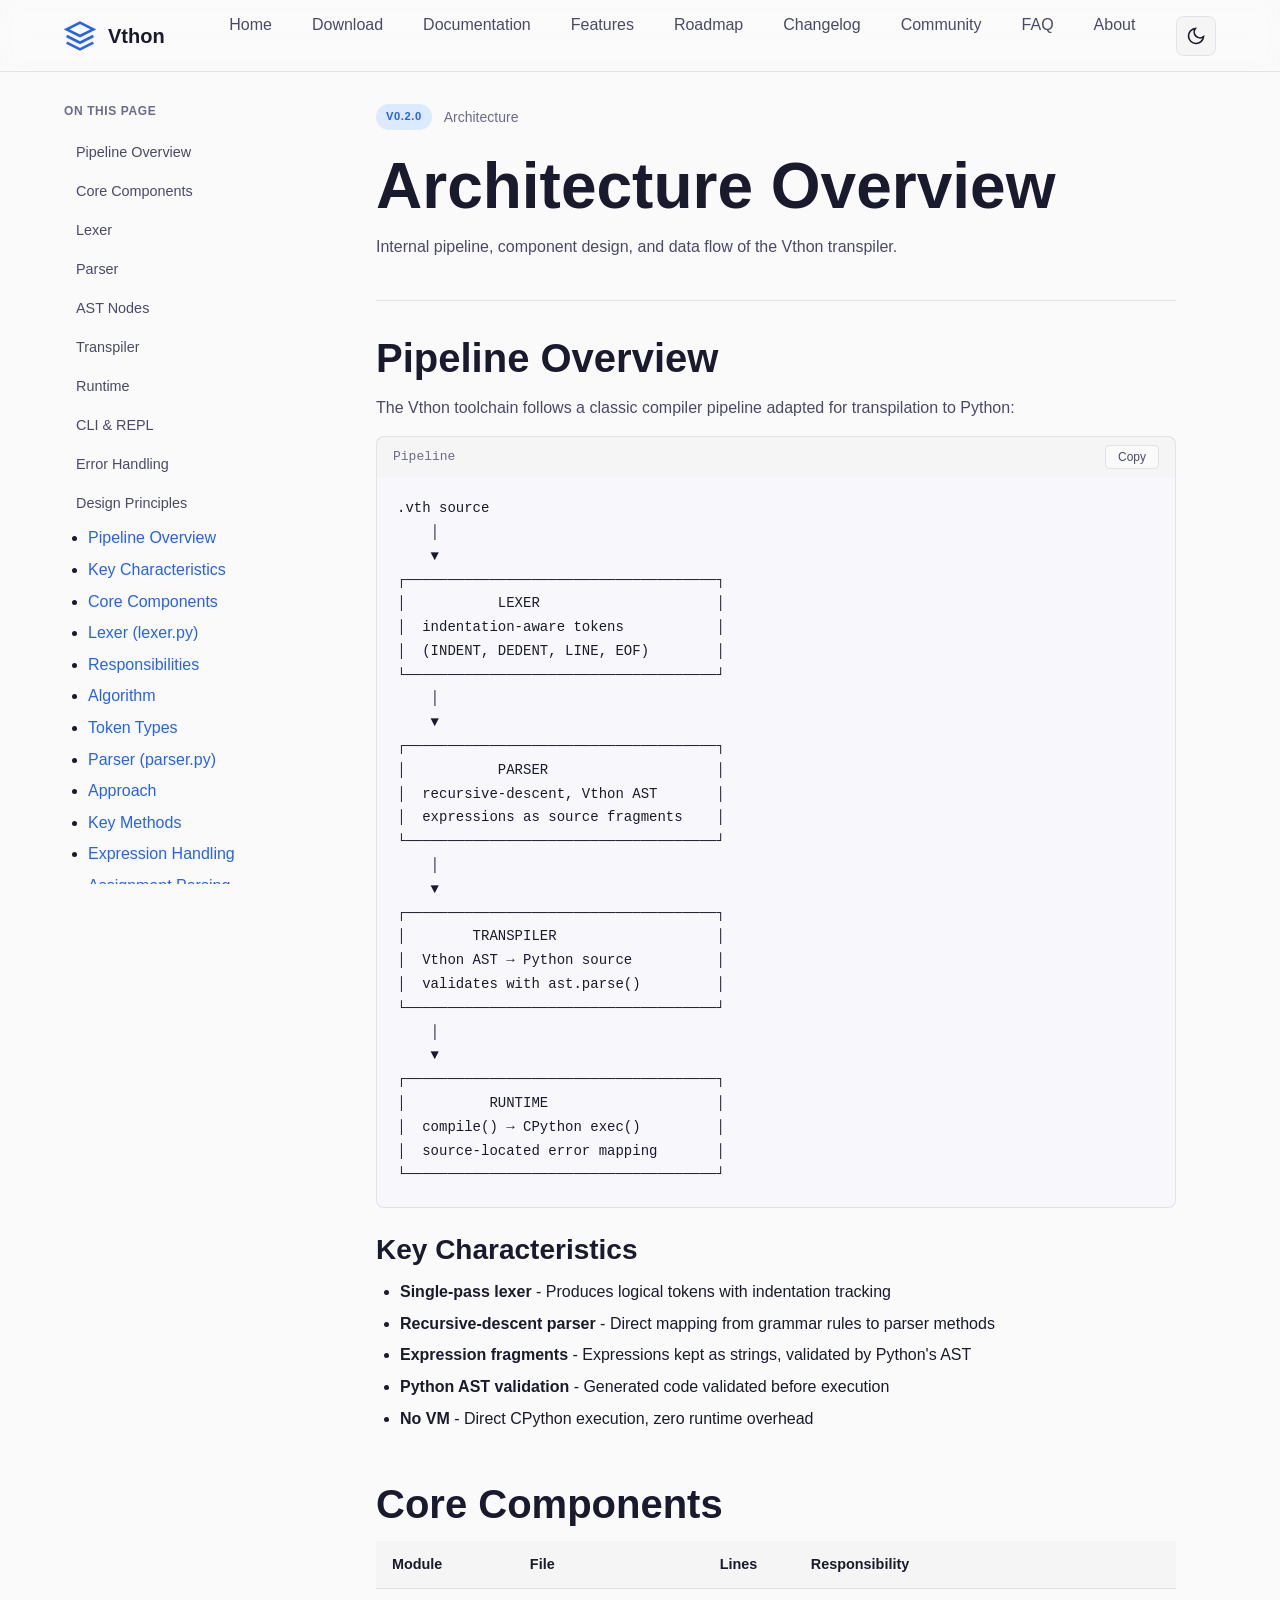
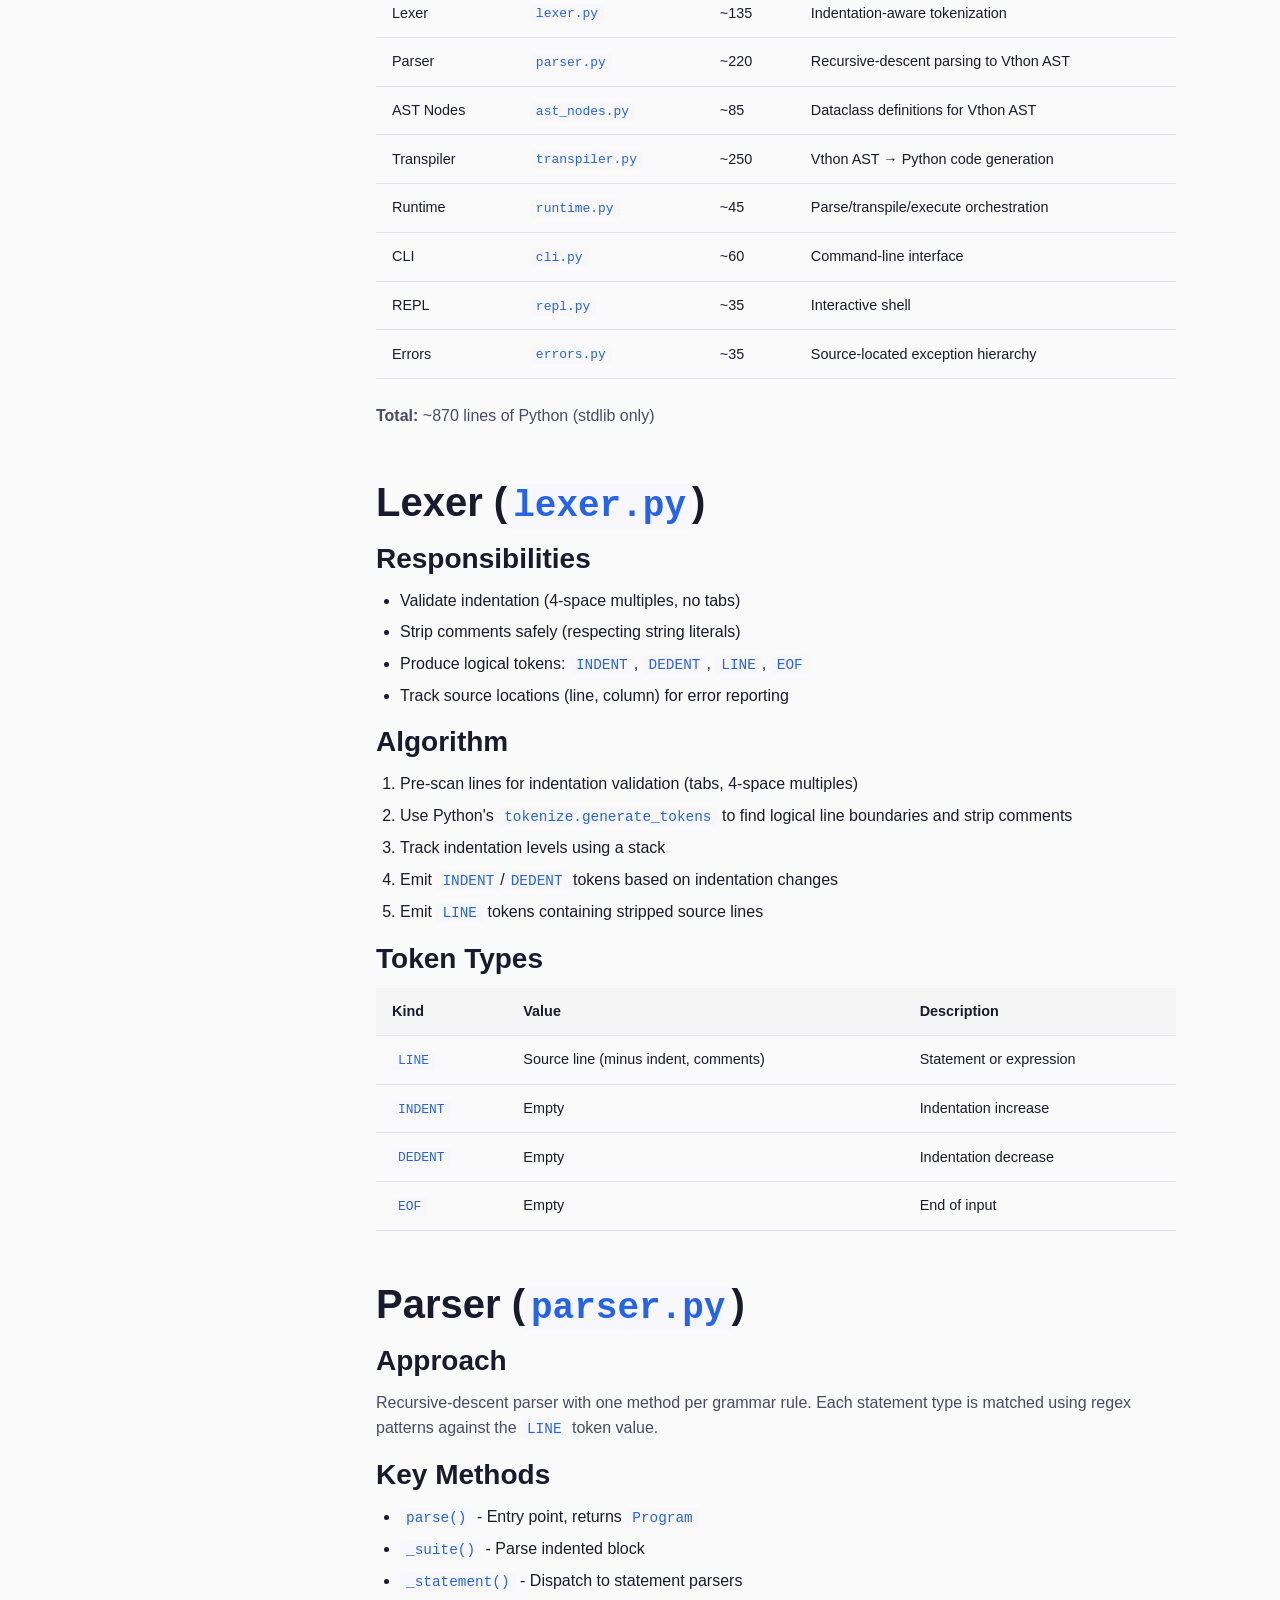
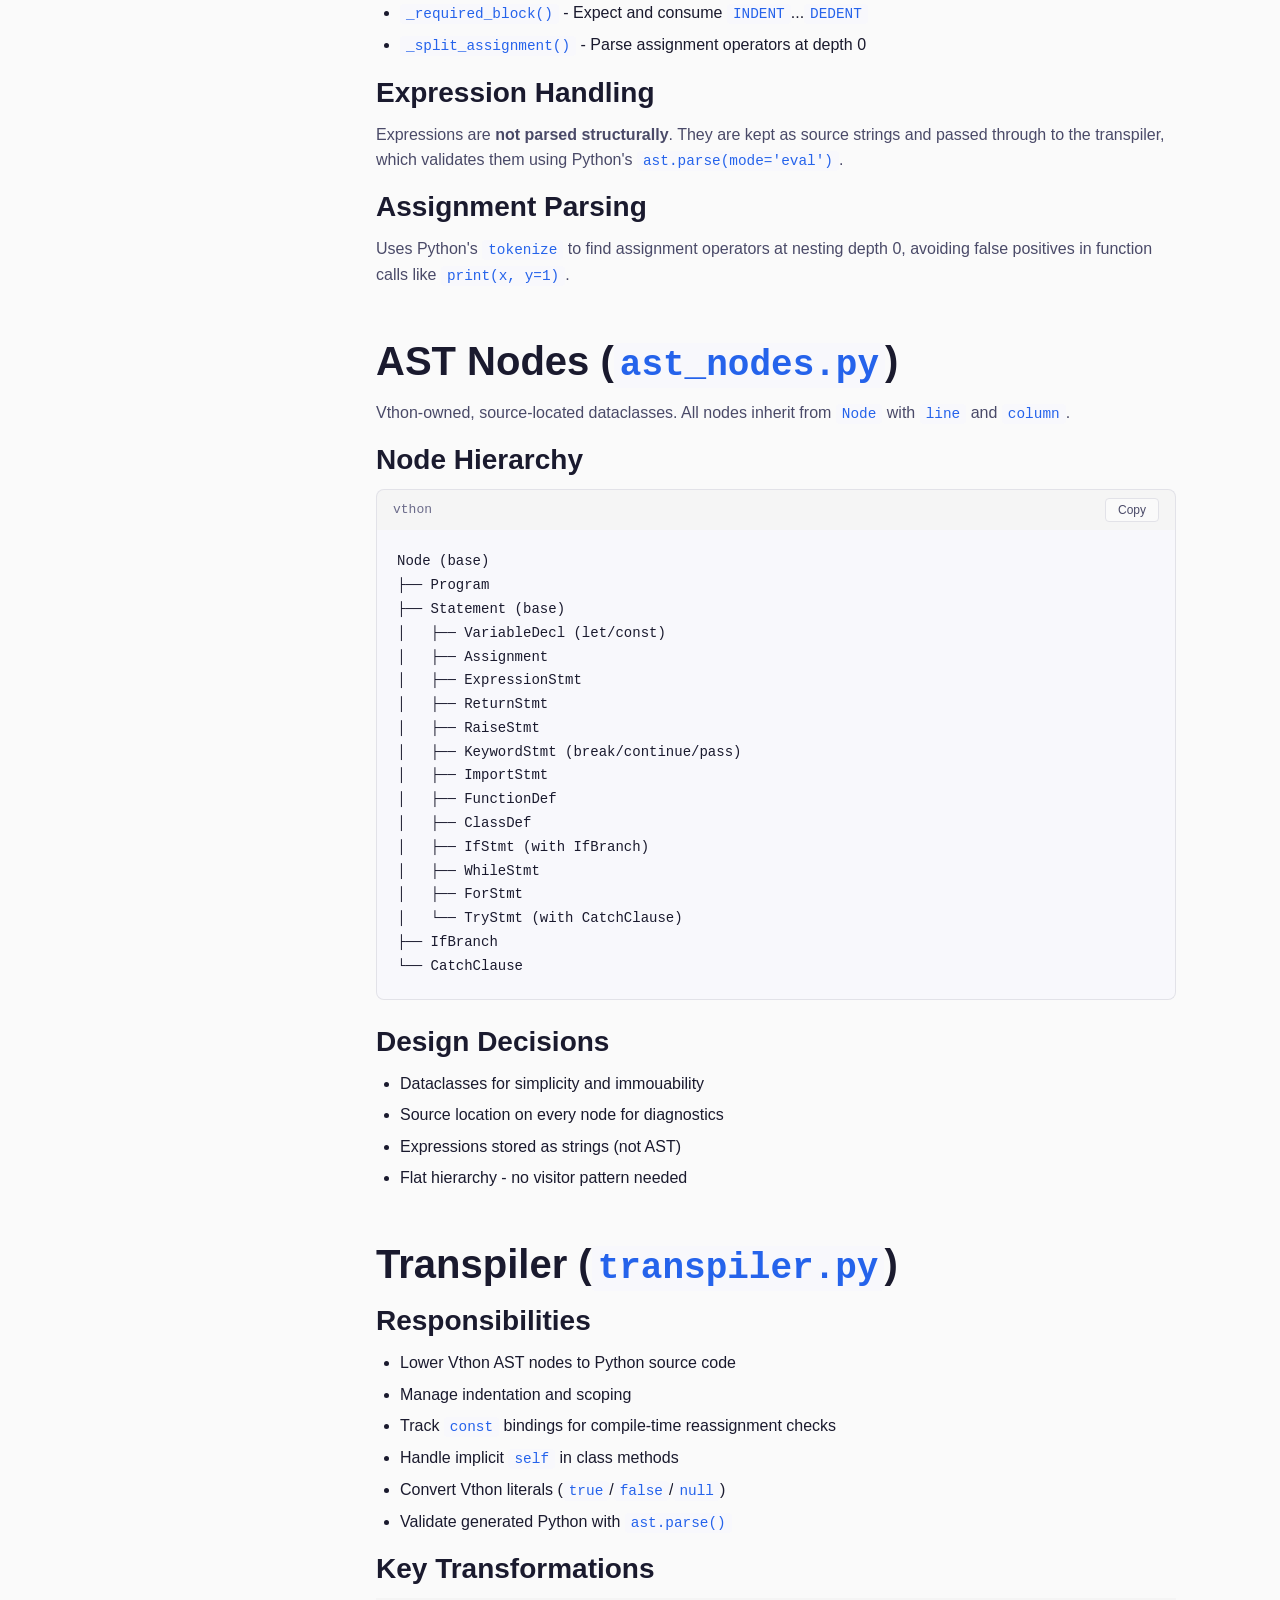
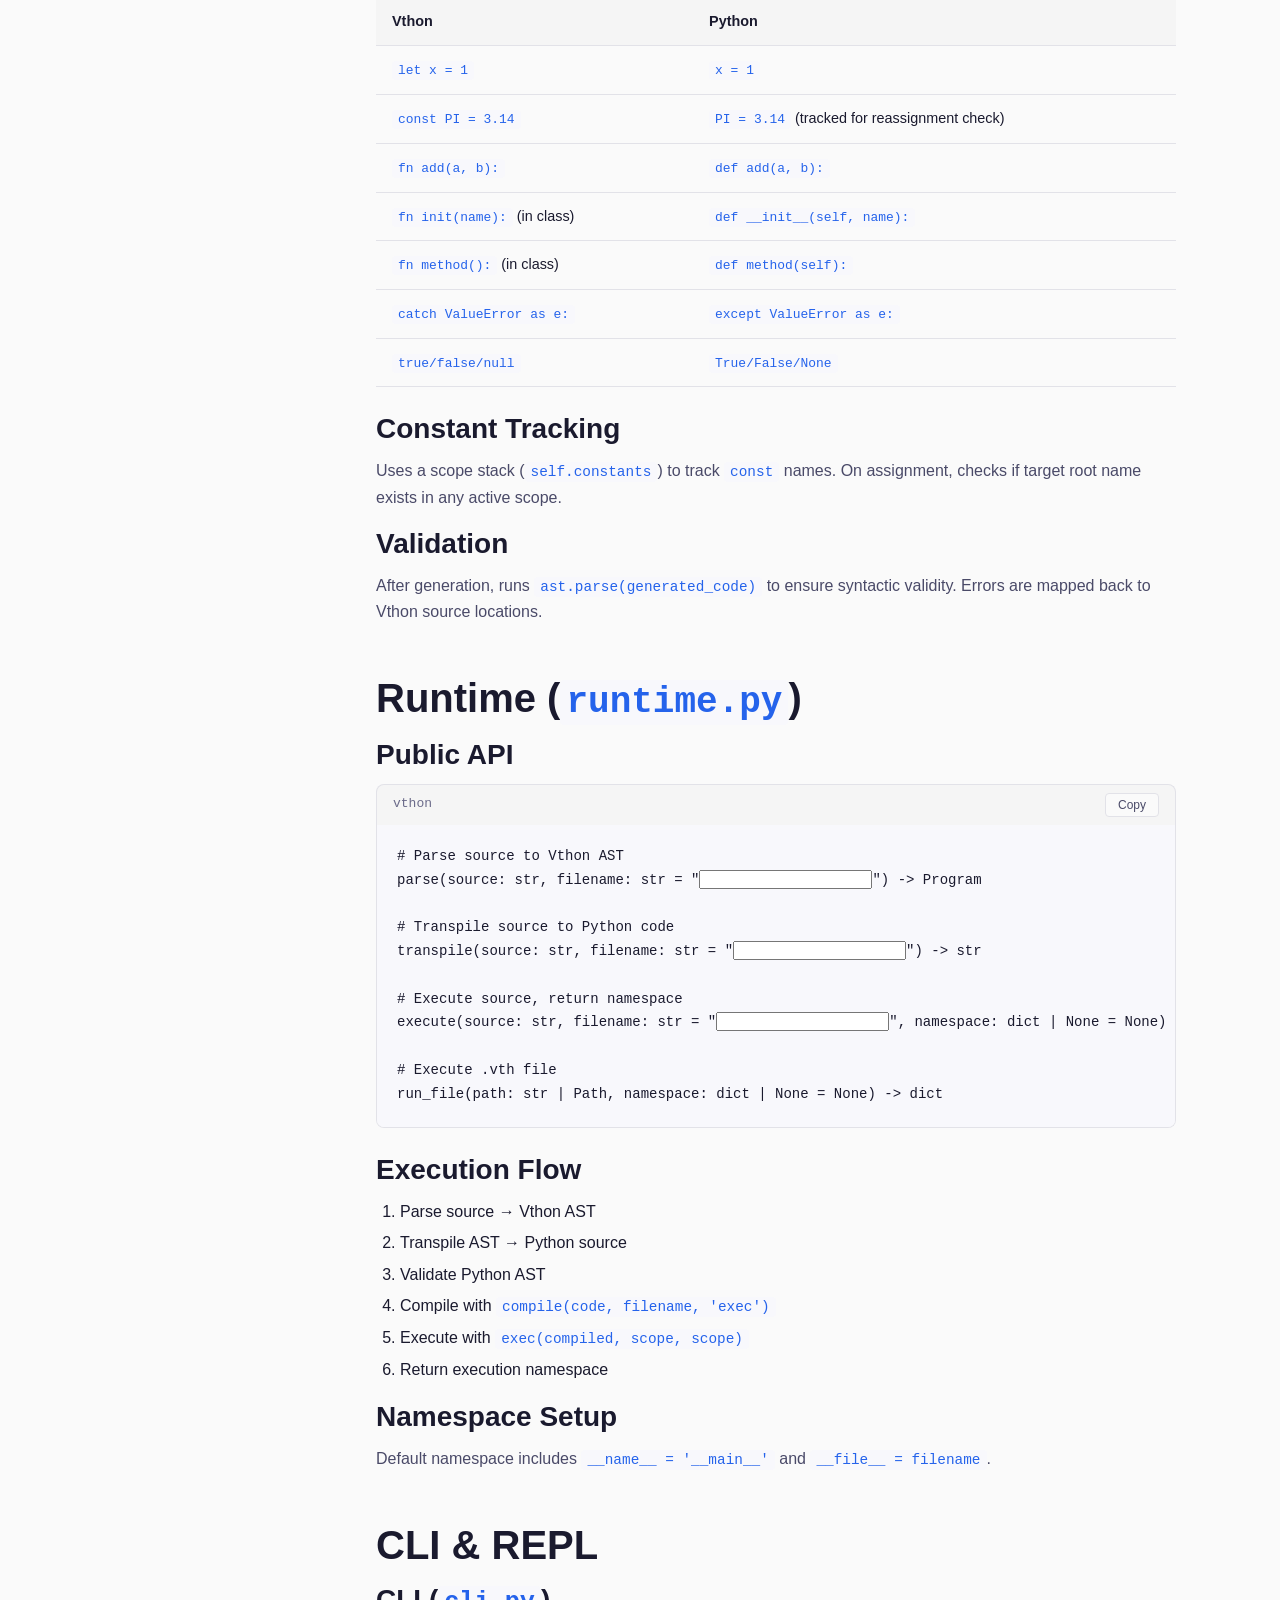
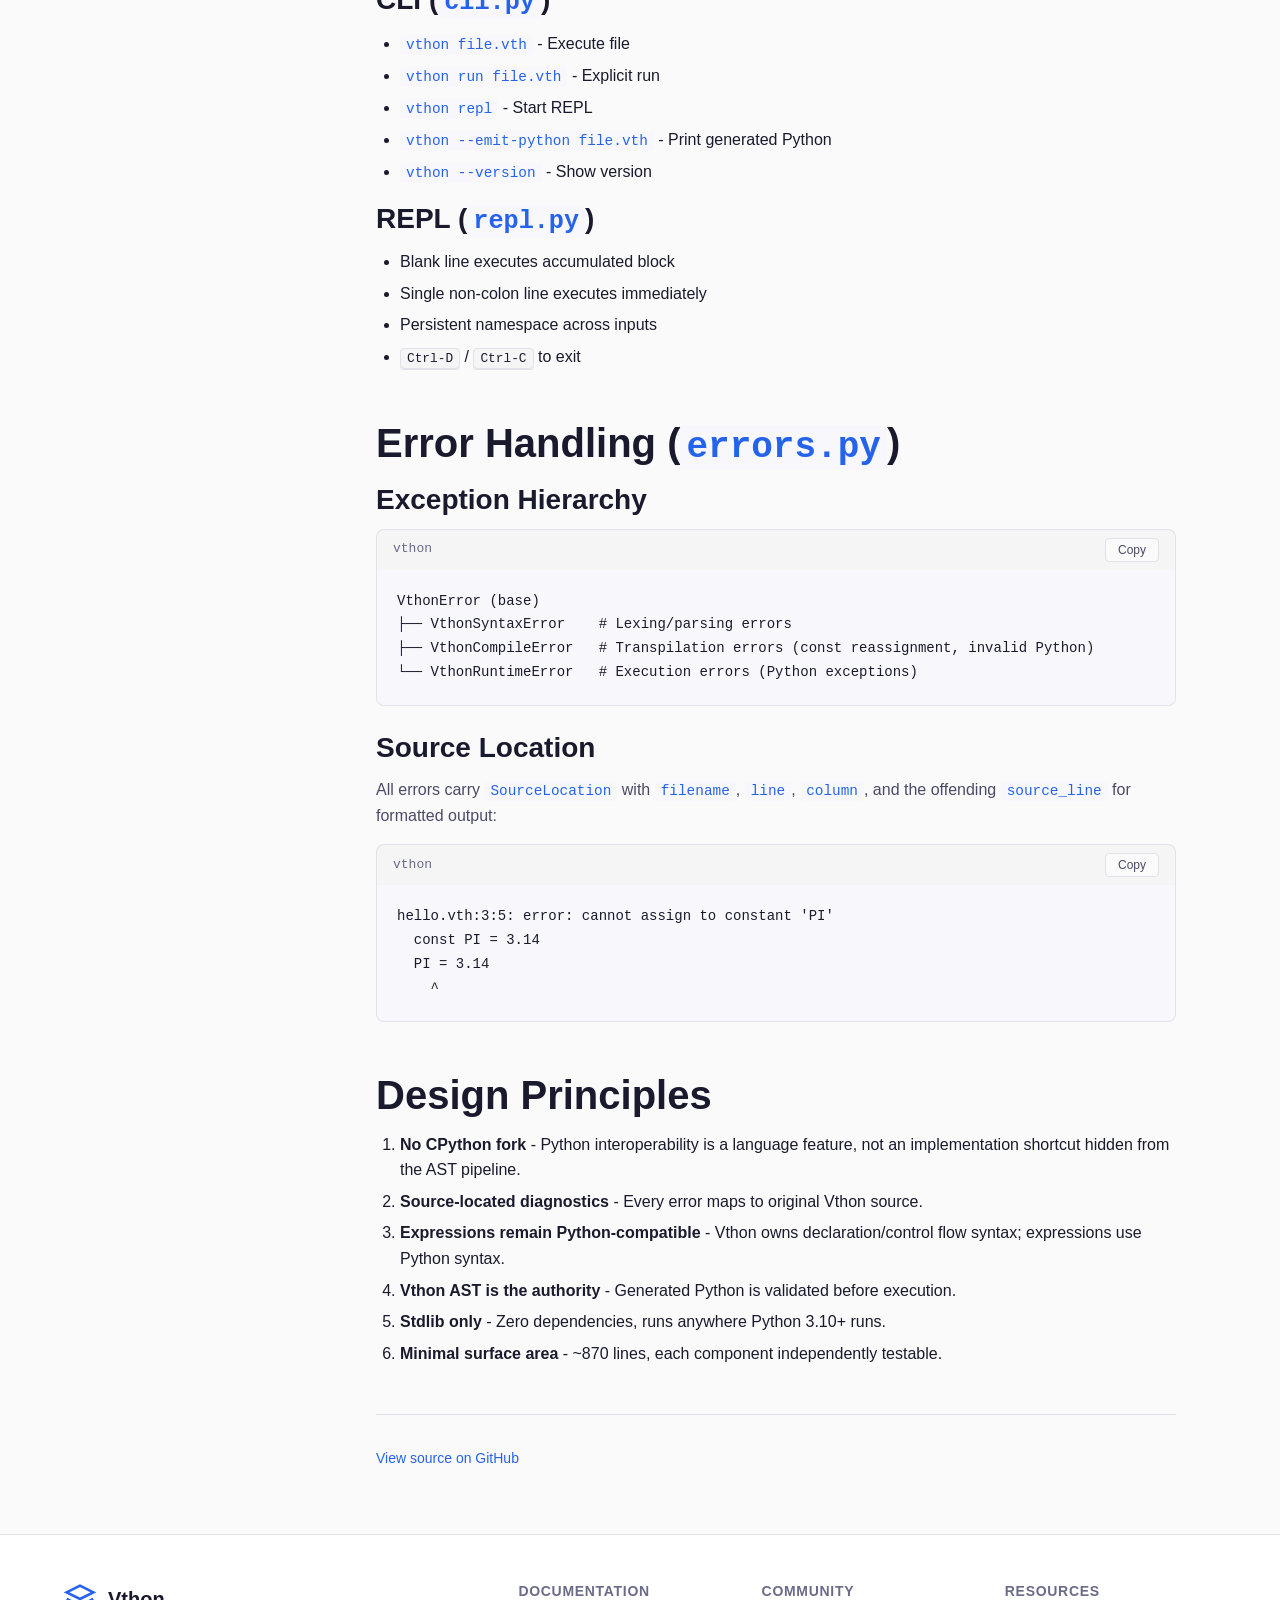
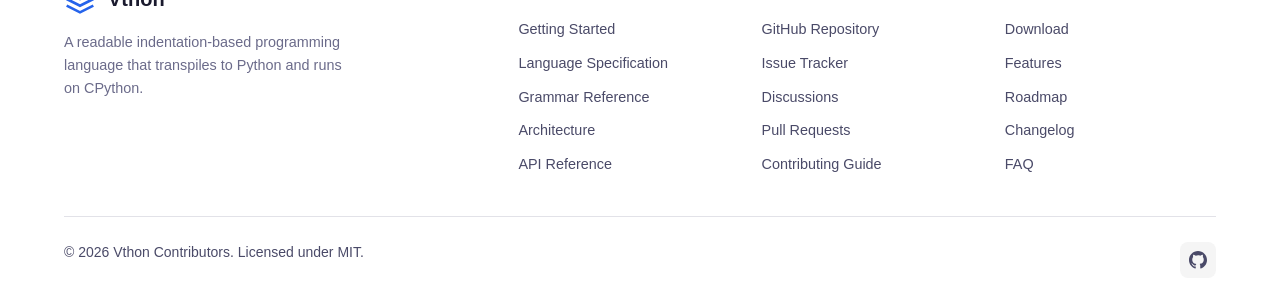
<file: docs/documentation/architecture.html>
<!DOCTYPE html>
<html lang="en" data-theme="light">
<head>
  <meta charset="UTF-8">
  <meta name="viewport" content="width=device-width, initial-scale=1.0">
  <meta name="description" content="Vthon Architecture Overview - Pipeline and component design">
  <meta name="theme-color" content="#2563eb">

  <meta property="og:type" content="website">
  <meta property="og:title" content="Vthon Architecture">
  <meta property="og:description" content="Internal pipeline and component design of the Vthon transpiler">
  <meta property="og:image" content="../assets/images/og-image.png">
  <meta property="og:url" content="https://chicken-dr.github.io/Vthon/documentation/architecture.html">

  <title>Architecture - Vthon Documentation</title>

  <link rel="icon" type="image/svg+xml" href="../assets/images/favicon.svg">
  <link rel="apple-touch-icon" href="../assets/images/apple-touch-icon.png">
  <link rel="stylesheet" href="../assets/css/style.css">
  <link rel="preconnect" href="https://fonts.googleapis.com">
  <link rel="preconnect" href="https://fonts.gstatic.com" crossorigin>
</head>
<body>
  <header class="header" role="banner">
    <nav class="nav" role="navigation" aria-label="Main navigation">
      <a href="../index.html" class="nav-brand" aria-label="Vthon Home">
        <svg viewBox="0 0 24 24" fill="none" stroke="currentColor" stroke-width="2" aria-hidden="true">
          <path d="M12 2L2 7l10 5 10-5-10-5zM2 17l10 5 10-5M2 12l10 5 10-5"/>
        </svg>
        <span>Vthon</span>
      </a>

      <button class="nav-toggle" id="nav-toggle" aria-expanded="false" aria-label="Open menu" aria-controls="nav-menu">
        <svg viewBox="0 0 24 24" fill="none" stroke="currentColor" stroke-width="2" aria-hidden="true">
          <line x1="3" y1="6" x2="21" y2="6"></line>
          <line x1="3" y1="12" x2="21" y2="12"></line>
          <line x1="3" y1="18" x2="21" y2="18"></line>
        </svg>
      </button>

      <ul class="nav-menu" id="nav-menu" role="menubar">
        <li role="none"><a href="../index.html" class="nav-link" role="menuitem">Home</a></li>
        <li role="none"><a href="../download.html" class="nav-link" role="menuitem">Download</a></li>
        <li role="none"><a href="index.html" class="nav-link active" role="menuitem">Documentation</a></li>
        <li role="none"><a href="../features.html" class="nav-link" role="menuitem">Features</a></li>
        <li role="none"><a href="../roadmap.html" class="nav-link" role="menuitem">Roadmap</a></li>
        <li role="none"><a href="../changelog.html" class="nav-link" role="menuitem">Changelog</a></li>
        <li role="none"><a href="../community.html" class="nav-link" role="menuitem">Community</a></li>
        <li role="none"><a href="../faq.html" class="nav-link" role="menuitem">FAQ</a></li>
        <li role="none"><a href="../about.html" class="nav-link" role="menuitem">About</a></li>
      </ul>

      <button class="theme-toggle" id="theme-toggle" aria-label="Toggle dark mode" title="Toggle theme">
        <svg class="moon-icon" viewBox="0 0 24 24" fill="none" stroke="currentColor" stroke-width="2" aria-hidden="true">
          <path d="M21 12.79A9 9 0 1 1 11.21 3 7 7 0 0 0 21 12.79z"></path>
        </svg>
        <svg class="sun-icon" viewBox="0 0 24 24" fill="none" stroke="currentColor" stroke-width="2" aria-hidden="true">
          <circle cx="12" cy="12" r="5"></circle>
          <line x1="12" y1="1" x2="12" y2="3"></line>
          <line x1="12" y1="21" x2="12" y2="23"></line>
          <line x1="4.22" y1="4.22" x2="5.64" y2="5.64"></line>
          <line x1="18.36" y1="18.36" x2="19.78" y2="19.78"></line>
          <line x1="1" y1="12" x2="3" y2="12"></line>
          <line x1="21" y1="12" x2="23" y2="12"></line>
          <line x1="4.22" y1="19.78" x2="5.64" y2="18.36"></line>
          <line x1="18.36" y1="5.64" x2="19.78" y2="4.22"></line>
        </svg>
      </button>
    </nav>
  </header>

  <a href="#main-content" class="skip-link" style="position: absolute; top: -100%; left: 50%; transform: translateX(-50%); padding: 1rem; background: var(--color-primary); color: white; z-index: 10000; border-radius: var(--radius-md);">Skip to main content</a>

  <main id="main-content" role="main">
    <div style="display: grid; grid-template-columns: 280px 1fr; gap: 2rem; max-width: var(--max-width); margin: 0 auto; padding: calc(var(--header-height) + 2rem) 1.5rem 3rem;">
      <aside class="doc-sidebar" style="position: sticky; top: calc(var(--header-height) + 1.5rem); height: fit-content; max-height: calc(100vh - var(--header-height) - 3rem); overflow-y: auto;" aria-label="Table of Contents">
        <nav id="table-of-contents" class="doc-toc">
          <h4 style="font-size: 0.75rem; font-weight: 600; text-transform: uppercase; letter-spacing: 0.05em; color: var(--color-text-muted); margin-bottom: 1rem;">On This Page</h4>
          <ul class="toc-list" style="list-style: none; padding: 0; margin: 0;">
            <li style="margin-bottom: 0.25rem;"><a href="#pipeline" style="display: block; padding: 0.375rem 0.75rem; color: var(--color-text-secondary); border-radius: var(--radius-sm); font-size: 0.9rem; text-decoration: none;">Pipeline Overview</a></li>
            <li style="margin-bottom: 0.25rem;"><a href="#components" style="display: block; padding: 0.375rem 0.75rem; color: var(--color-text-secondary); border-radius: var(--radius-sm); font-size: 0.9rem; text-decoration: none;">Core Components</a></li>
            <li style="margin-bottom: 0.25rem;"><a href="#lexer" style="display: block; padding: 0.375rem 0.75rem; color: var(--color-text-secondary); border-radius: var(--radius-sm); font-size: 0.9rem; text-decoration: none;">Lexer</a></li>
            <li style="margin-bottom: 0.25rem;"><a href="#parser" style="display: block; padding: 0.375rem 0.75rem; color: var(--color-text-secondary); border-radius: var(--radius-sm); font-size: 0.9rem; text-decoration: none;">Parser</a></li>
            <li style="margin-bottom: 0.25rem;"><a href="#ast" style="display: block; padding: 0.375rem 0.75rem; color: var(--color-text-secondary); border-radius: var(--radius-sm); font-size: 0.9rem; text-decoration: none;">AST Nodes</a></li>
            <li style="margin-bottom: 0.25rem;"><a href="#transpiler" style="display: block; padding: 0.375rem 0.75rem; color: var(--color-text-secondary); border-radius: var(--radius-sm); font-size: 0.9rem; text-decoration: none;">Transpiler</a></li>
            <li style="margin-bottom: 0.25rem;"><a href="#runtime" style="display: block; padding: 0.375rem 0.75rem; color: var(--color-text-secondary); border-radius: var(--radius-sm); font-size: 0.9rem; text-decoration: none;">Runtime</a></li>
            <li style="margin-bottom: 0.25rem;"><a href="#cli-repl" style="display: block; padding: 0.375rem 0.75rem; color: var(--color-text-secondary); border-radius: var(--radius-sm); font-size: 0.9rem; text-decoration: none;">CLI & REPL</a></li>
            <li style="margin-bottom: 0.25rem;"><a href="#errors" style="display: block; padding: 0.375rem 0.75rem; color: var(--color-text-secondary); border-radius: var(--radius-sm); font-size: 0.9rem; text-decoration: none;">Error Handling</a></li>
            <li style="margin-bottom: 0.25rem;"><a href="#design" style="display: block; padding: 0.375rem 0.75rem; color: var(--color-text-secondary); border-radius: var(--radius-sm); font-size: 0.9rem; text-decoration: none;">Design Principles</a></li>
          </ul>
        </nav>
      </aside>

      <article class="doc-content" style="max-width: 800px;">
        <header style="margin-bottom: 2rem; padding-bottom: 1.5rem; border-bottom: 1px solid var(--color-border);">
          <div style="display: flex; align-items: center; gap: 0.75rem; margin-bottom: 1rem;">
            <span class="badge badge-primary">v0.2.0</span>
            <span style="font-size: 0.875rem; color: var(--color-text-muted);">Architecture</span>
          </div>
          <h1 style="margin-bottom: 0.5rem;">Architecture Overview</h1>
          <p style="color: var(--color-text-secondary);">Internal pipeline, component design, and data flow of the Vthon transpiler.</p>
        </header>

        <section id="pipeline" style="margin-bottom: 3rem;">
          <h2>Pipeline Overview</h2>

          <p>The Vthon toolchain follows a classic compiler pipeline adapted for transpilation to Python:</p>

          <div class="code-block">
            <div class="code-block-header"><span>Pipeline</span></div>
            <pre><code>.vth source
    │
    ▼
┌─────────────────────────────────────┐
│           LEXER                     │
│  indentation-aware tokens           │
│  (INDENT, DEDENT, LINE, EOF)        │
└─────────────────────────────────────┘
    │
    ▼
┌─────────────────────────────────────┐
│           PARSER                    │
│  recursive-descent, Vthon AST       │
│  expressions as source fragments    │
└─────────────────────────────────────┘
    │
    ▼
┌─────────────────────────────────────┐
│        TRANSPILER                   │
│  Vthon AST → Python source          │
│  validates with ast.parse()         │
└─────────────────────────────────────┘
    │
    ▼
┌─────────────────────────────────────┐
│          RUNTIME                    │
│  compile() → CPython exec()         │
│  source-located error mapping       │
└─────────────────────────────────────┘</code></pre>
          </div>

          <h3>Key Characteristics</h3>
          <ul>
            <li><strong>Single-pass lexer</strong> - Produces logical tokens with indentation tracking</li>
            <li><strong>Recursive-descent parser</strong> - Direct mapping from grammar rules to parser methods</li>
            <li><strong>Expression fragments</strong> - Expressions kept as strings, validated by Python's AST</li>
            <li><strong>Python AST validation</strong> - Generated code validated before execution</li>
            <li><strong>No VM</strong> - Direct CPython execution, zero runtime overhead</li>
          </ul>
        </section>

        <section id="components" style="margin-bottom: 3rem;">
          <h2>Core Components</h2>

          <table>
            <thead>
              <tr><th>Module</th><th>File</th><th>Lines</th><th>Responsibility</th></tr>
            </thead>
            <tbody>
              <tr><td>Lexer</td><td><code>lexer.py</code></td><td>~135</td><td>Indentation-aware tokenization</td></tr>
              <tr><td>Parser</td><td><code>parser.py</code></td><td>~220</td><td>Recursive-descent parsing to Vthon AST</td></tr>
              <tr><td>AST Nodes</td><td><code>ast_nodes.py</code></td><td>~85</td><td>Dataclass definitions for Vthon AST</td></tr>
              <tr><td>Transpiler</td><td><code>transpiler.py</code></td><td>~250</td><td>Vthon AST → Python code generation</td></tr>
              <tr><td>Runtime</td><td><code>runtime.py</code></td><td>~45</td><td>Parse/transpile/execute orchestration</td></tr>
              <tr><td>CLI</td><td><code>cli.py</code></td><td>~60</td><td>Command-line interface</td></tr>
              <tr><td>REPL</td><td><code>repl.py</code></td><td>~35</td><td>Interactive shell</td></tr>
              <tr><td>Errors</td><td><code>errors.py</code></td><td>~35</td><td>Source-located exception hierarchy</td></tr>
            </tbody>
          </table>

          <p><strong>Total:</strong> ~870 lines of Python (stdlib only)</p>
        </section>

        <section id="lexer" style="margin-bottom: 3rem;">
          <h2>Lexer (<code>lexer.py</code>)</h2>

          <h3>Responsibilities</h3>
          <ul>
            <li>Validate indentation (4-space multiples, no tabs)</li>
            <li>Strip comments safely (respecting string literals)</li>
            <li>Produce logical tokens: <code>INDENT</code>, <code>DEDENT</code>, <code>LINE</code>, <code>EOF</code></li>
            <li>Track source locations (line, column) for error reporting</li>
          </ul>

          <h3>Algorithm</h3>
          <ol>
            <li>Pre-scan lines for indentation validation (tabs, 4-space multiples)</li>
            <li>Use Python's <code>tokenize.generate_tokens</code> to find logical line boundaries and strip comments</li>
            <li>Track indentation levels using a stack</li>
            <li>Emit <code>INDENT</code>/<code>DEDENT</code> tokens based on indentation changes</li>
            <li>Emit <code>LINE</code> tokens containing stripped source lines</li>
          </ol>

          <h3>Token Types</h3>
          <table>
            <thead>
              <tr><th>Kind</th><th>Value</th><th>Description</th></tr>
            </thead>
            <tbody>
              <tr><td><code>LINE</code></td><td>Source line (minus indent, comments)</td><td>Statement or expression</td></tr>
              <tr><td><code>INDENT</code></td><td>Empty</td><td>Indentation increase</td></tr>
              <tr><td><code>DEDENT</code></td><td>Empty</td><td>Indentation decrease</td></tr>
              <tr><td><code>EOF</code></td><td>Empty</td><td>End of input</td></tr>
            </tbody>
          </table>
        </section>

        <section id="parser" style="margin-bottom: 3rem;">
          <h2>Parser (<code>parser.py</code>)</h2>

          <h3>Approach</h3>
          <p>Recursive-descent parser with one method per grammar rule. Each statement type is matched using regex patterns against the <code>LINE</code> token value.</p>

          <h3>Key Methods</h3>
          <ul>
            <li><code>parse()</code> - Entry point, returns <code>Program</code></li>
            <li><code>_suite()</code> - Parse indented block</li>
            <li><code>_statement()</code> - Dispatch to statement parsers</li>
            <li><code>_required_block()</code> - Expect and consume <code>INDENT</code>...<code>DEDENT</code></li>
            <li><code>_split_assignment()</code> - Parse assignment operators at depth 0</li>
          </ul>

          <h3>Expression Handling</h3>
          <p>Expressions are <strong>not parsed structurally</strong>. They are kept as source strings and passed through to the transpiler, which validates them using Python's <code>ast.parse(mode='eval')</code>.</p>

          <h3>Assignment Parsing</h3>
          <p>Uses Python's <code>tokenize</code> to find assignment operators at nesting depth 0, avoiding false positives in function calls like <code>print(x, y=1)</code>.</p>
        </section>

        <section id="ast" style="margin-bottom: 3rem;">
          <h2>AST Nodes (<code>ast_nodes.py</code>)</h2>

          <p>Vthon-owned, source-located dataclasses. All nodes inherit from <code>Node</code> with <code>line</code> and <code>column</code>.</p>

          <h3>Node Hierarchy</h3>
          <div class="code-block">
            <pre><code>Node (base)
├── Program
├── Statement (base)
│   ├── VariableDecl (let/const)
│   ├── Assignment
│   ├── ExpressionStmt
│   ├── ReturnStmt
│   ├── RaiseStmt
│   ├── KeywordStmt (break/continue/pass)
│   ├── ImportStmt
│   ├── FunctionDef
│   ├── ClassDef
│   ├── IfStmt (with IfBranch)
│   ├── WhileStmt
│   ├── ForStmt
│   └── TryStmt (with CatchClause)
├── IfBranch
└── CatchClause</code></pre>
          </div>

          <h3>Design Decisions</h3>
          <ul>
            <li>Dataclasses for simplicity and immouability</li>
            <li>Source location on every node for diagnostics</li>
            <li>Expressions stored as strings (not AST)</li>
            <li>Flat hierarchy - no visitor pattern needed</li>
          </ul>
        </section>

        <section id="transpiler" style="margin-bottom: 3rem;">
          <h2>Transpiler (<code>transpiler.py</code>)</h2>

          <h3>Responsibilities</h3>
          <ul>
            <li>Lower Vthon AST nodes to Python source code</li>
            <li>Manage indentation and scoping</li>
            <li>Track <code>const</code> bindings for compile-time reassignment checks</li>
            <li>Handle implicit <code>self</code> in class methods</li>
            <li>Convert Vthon literals (<code>true</code>/<code>false</code>/<code>null</code>)</li>
            <li>Validate generated Python with <code>ast.parse()</code></li>
          </ul>

          <h3>Key Transformations</h3>
          <table>
            <thead>
              <tr><th>Vthon</th><th>Python</th></tr>
            </thead>
            <tbody>
              <tr><td><code>let x = 1</code></td><td><code>x = 1</code></td></tr>
              <tr><td><code>const PI = 3.14</code></td><td><code>PI = 3.14</code> (tracked for reassignment check)</td></tr>
              <tr><td><code>fn add(a, b):</code></td><td><code>def add(a, b):</code></td></tr>
              <tr><td><code>fn init(name):</code> (in class)</td><td><code>def __init__(self, name):</code></td></tr>
              <tr><td><code>fn method():</code> (in class)</td><td><code>def method(self):</code></td></tr>
              <tr><td><code>catch ValueError as e:</code></td><td><code>except ValueError as e:</code></td></tr>
              <tr><td><code>true/false/null</code></td><td><code>True/False/None</code></td></tr>
            </tbody>
          </table>

          <h3>Constant Tracking</h3>
          <p>Uses a scope stack (<code>self.constants</code>) to track <code>const</code> names. On assignment, checks if target root name exists in any active scope.</p>

          <h3>Validation</h3>
          <p>After generation, runs <code>ast.parse(generated_code)</code> to ensure syntactic validity. Errors are mapped back to Vthon source locations.</p>
        </section>

        <section id="runtime" style="margin-bottom: 3rem;">
          <h2>Runtime (<code>runtime.py</code>)</h2>

          <h3>Public API</h3>
          <div class="code-block">
            <pre><code># Parse source to Vthon AST
parse(source: str, filename: str = "<input>") -> Program

# Transpile source to Python code
transpile(source: str, filename: str = "<input>") -> str

# Execute source, return namespace
execute(source: str, filename: str = "<input>", namespace: dict | None = None) -> dict

# Execute .vth file
run_file(path: str | Path, namespace: dict | None = None) -> dict</code></pre>
          </div>

          <h3>Execution Flow</h3>
          <ol>
            <li>Parse source → Vthon AST</li>
            <li>Transpile AST → Python source</li>
            <li>Validate Python AST</li>
            <li>Compile with <code>compile(code, filename, 'exec')</code></li>
            <li>Execute with <code>exec(compiled, scope, scope)</code></li>
            <li>Return execution namespace</li>
          </ol>

          <h3>Namespace Setup</h3>
          <p>Default namespace includes <code>__name__ = '__main__'</code> and <code>__file__ = filename</code>.</p>
        </section>

        <section id="cli-repl" style="margin-bottom: 3rem;">
          <h2>CLI & REPL</h2>

          <h3>CLI (<code>cli.py</code>)</h3>
          <ul>
            <li><code>vthon file.vth</code> - Execute file</li>
            <li><code>vthon run file.vth</code> - Explicit run</li>
            <li><code>vthon repl</code> - Start REPL</li>
            <li><code>vthon --emit-python file.vth</code> - Print generated Python</li>
            <li><code>vthon --version</code> - Show version</li>
          </ul>

          <h3>REPL (<code>repl.py</code>)</h3>
          <ul>
            <li>Blank line executes accumulated block</li>
            <li>Single non-colon line executes immediately</li>
            <li>Persistent namespace across inputs</li>
            <li><kbd>Ctrl-D</kbd> / <kbd>Ctrl-C</kbd> to exit</li>
          </ul>
        </section>

        <section id="errors" style="margin-bottom: 3rem;">
          <h2>Error Handling (<code>errors.py</code>)</h2>

          <h3>Exception Hierarchy</h3>
          <div class="code-block">
            <pre><code>VthonError (base)
├── VthonSyntaxError    # Lexing/parsing errors
├── VthonCompileError   # Transpilation errors (const reassignment, invalid Python)
└── VthonRuntimeError   # Execution errors (Python exceptions)</code></pre>
          </div>

          <h3>Source Location</h3>
          <p>All errors carry <code>SourceLocation</code> with <code>filename</code>, <code>line</code>, <code>column</code>, and the offending <code>source_line</code> for formatted output:</p>

          <div class="code-block">
            <pre><code>hello.vth:3:5: error: cannot assign to constant 'PI'
  const PI = 3.14
  PI = 3.14
    ^</code></pre>
          </div>
        </section>

        <section id="design" style="margin-bottom: 3rem;">
          <h2>Design Principles</h2>

          <ol>
            <li><strong>No CPython fork</strong> - Python interoperability is a language feature, not an implementation shortcut hidden from the AST pipeline.</li>
            <li><strong>Source-located diagnostics</strong> - Every error maps to original Vthon source.</li>
            <li><strong>Expressions remain Python-compatible</strong> - Vthon owns declaration/control flow syntax; expressions use Python syntax.</li>
            <li><strong>Vthon AST is the authority</strong> - Generated Python is validated before execution.</li>
            <li><strong>Stdlib only</strong> - Zero dependencies, runs anywhere Python 3.10+ runs.</li>
            <li><strong>Minimal surface area</strong> - ~870 lines, each component independently testable.</li>
          </ol>
        </section>

        <footer style="padding-top: 2rem; border-top: 1px solid var(--color-border);">
          <p style="color: var(--color-text-muted); font-size: 0.875rem;">
            <a href="https://github.com/chicken-dr/Vthon/blob/main/docs/architecture.md" target="_blank" rel="noopener">View source on GitHub</a>
          </p>
        </footer>
      </article>
    </div>
  </main>

  <footer class="footer" role="contentinfo">
    <div class="container">
      <div class="footer-grid">
        <div class="footer-brand">
          <a href="../index.html" class="nav-brand" aria-label="Vthon Home">
            <svg viewBox="0 0 24 24" fill="none" stroke="currentColor" stroke-width="2" aria-hidden="true">
              <path d="M12 2L2 7l10 5 10-5-10-5zM2 17l10 5 10-5M2 12l10 5 10-5"/>
            </svg>
            <span>Vthon</span>
          </a>
          <p>A readable indentation-based programming language that transpiles to Python and runs on CPython.</p>
        </div>

        <nav class="footer-links" aria-label="Documentation">
          <h4>Documentation</h4>
          <ul>
            <li><a href="index.html">Getting Started</a></li>
            <li><a href="language-spec.html">Language Specification</a></li>
            <li><a href="grammar.html">Grammar Reference</a></li>
            <li><a href="architecture.html">Architecture</a></li>
            <li><a href="api.html">API Reference</a></li>
          </ul>
        </nav>

        <nav class="footer-links" aria-label="Community">
          <h4>Community</h4>
          <ul>
            <li><a href="https://github.com/chicken-dr/Vthon" target="_blank" rel="noopener">GitHub Repository</a></li>
            <li><a href="https://github.com/chicken-dr/Vthon/issues" target="_blank" rel="noopener">Issue Tracker</a></li>
            <li><a href="https://github.com/chicken-dr/Vthon/discussions" target="_blank" rel="noopener">Discussions</a></li>
            <li><a href="https://github.com/chicken-dr/Vthon/pulls" target="_blank" rel="noopener">Pull Requests</a></li>
            <li><a href="../community.html">Contributing Guide</a></li>
          </ul>
        </nav>

        <nav class="footer-links" aria-label="Resources">
          <h4>Resources</h4>
          <ul>
            <li><a href="../download.html">Download</a></li>
            <li><a href="../features.html">Features</a></li>
            <li><a href="../roadmap.html">Roadmap</a></li>
            <li><a href="../changelog.html">Changelog</a></li>
            <li><a href="../faq.html">FAQ</a></li>
          </ul>
        </nav>
      </div>

      <div class="footer-bottom">
        <p>&copy; 2026 Vthon Contributors. Licensed under MIT.</p>
        <div class="footer-social">
          <a href="https://github.com/chicken-dr/Vthon" target="_blank" rel="noopener" aria-label="GitHub">
            <svg viewBox="0 0 24 24" fill="currentColor" aria-hidden="true"><path d="M12 0C5.374 0 0 5.373 0 12c0 5.302 3.438 9.8 8.207 11.387.599.111.793-.261.793-.577v-2.234c-3.338.726-4.033-1.416-4.033-1.416-.546-1.387-1.333-1.756-1.333-1.756-1.089-.745.083-.729.083-.729 1.205.084 1.839 1.237 1.839 1.237 1.07 1.834 2.807 1.304 3.492.997.107-.775.418-1.305.762-1.604-2.665-.305-5.467-1.334-5.467-5.931 0-1.311.469-2.381 1.236-3.221-.124-.303-.535-1.524.117-3.176 0 0 1.008-.322 3.301 1.23A11.509 11.509 0 0112 5.803c1.02.005 2.047.138 3.006.404 2.291-1.552 3.297-1.23 3.297-1.23.653 1.653.242 2.874.118 3.176.77.84 1.235 1.911 1.235 3.221 0 4.609-2.807 5.624-5.479 5.921.43.372.823 1.102.823 2.222v3.293c0 .319.192.694.801.576C20.566 21.797 24 17.3 24 12c0-6.627-5.373-12-12-12z"/></svg>
          </a>
        </div>
      </div>
    </div>
  </footer>

  <button class="scroll-top" id="scroll-top" aria-label="Scroll to top" title="Scroll to top">
    <svg viewBox="0 0 24 24" fill="none" stroke="currentColor" stroke-width="2" aria-hidden="true" width="20" height="20">
      <path d="M18 15l-6-6-6 6"/>
    </svg>
  </button>

  <script src="../assets/js/main.js"></script>
</body>
</html>
</file>
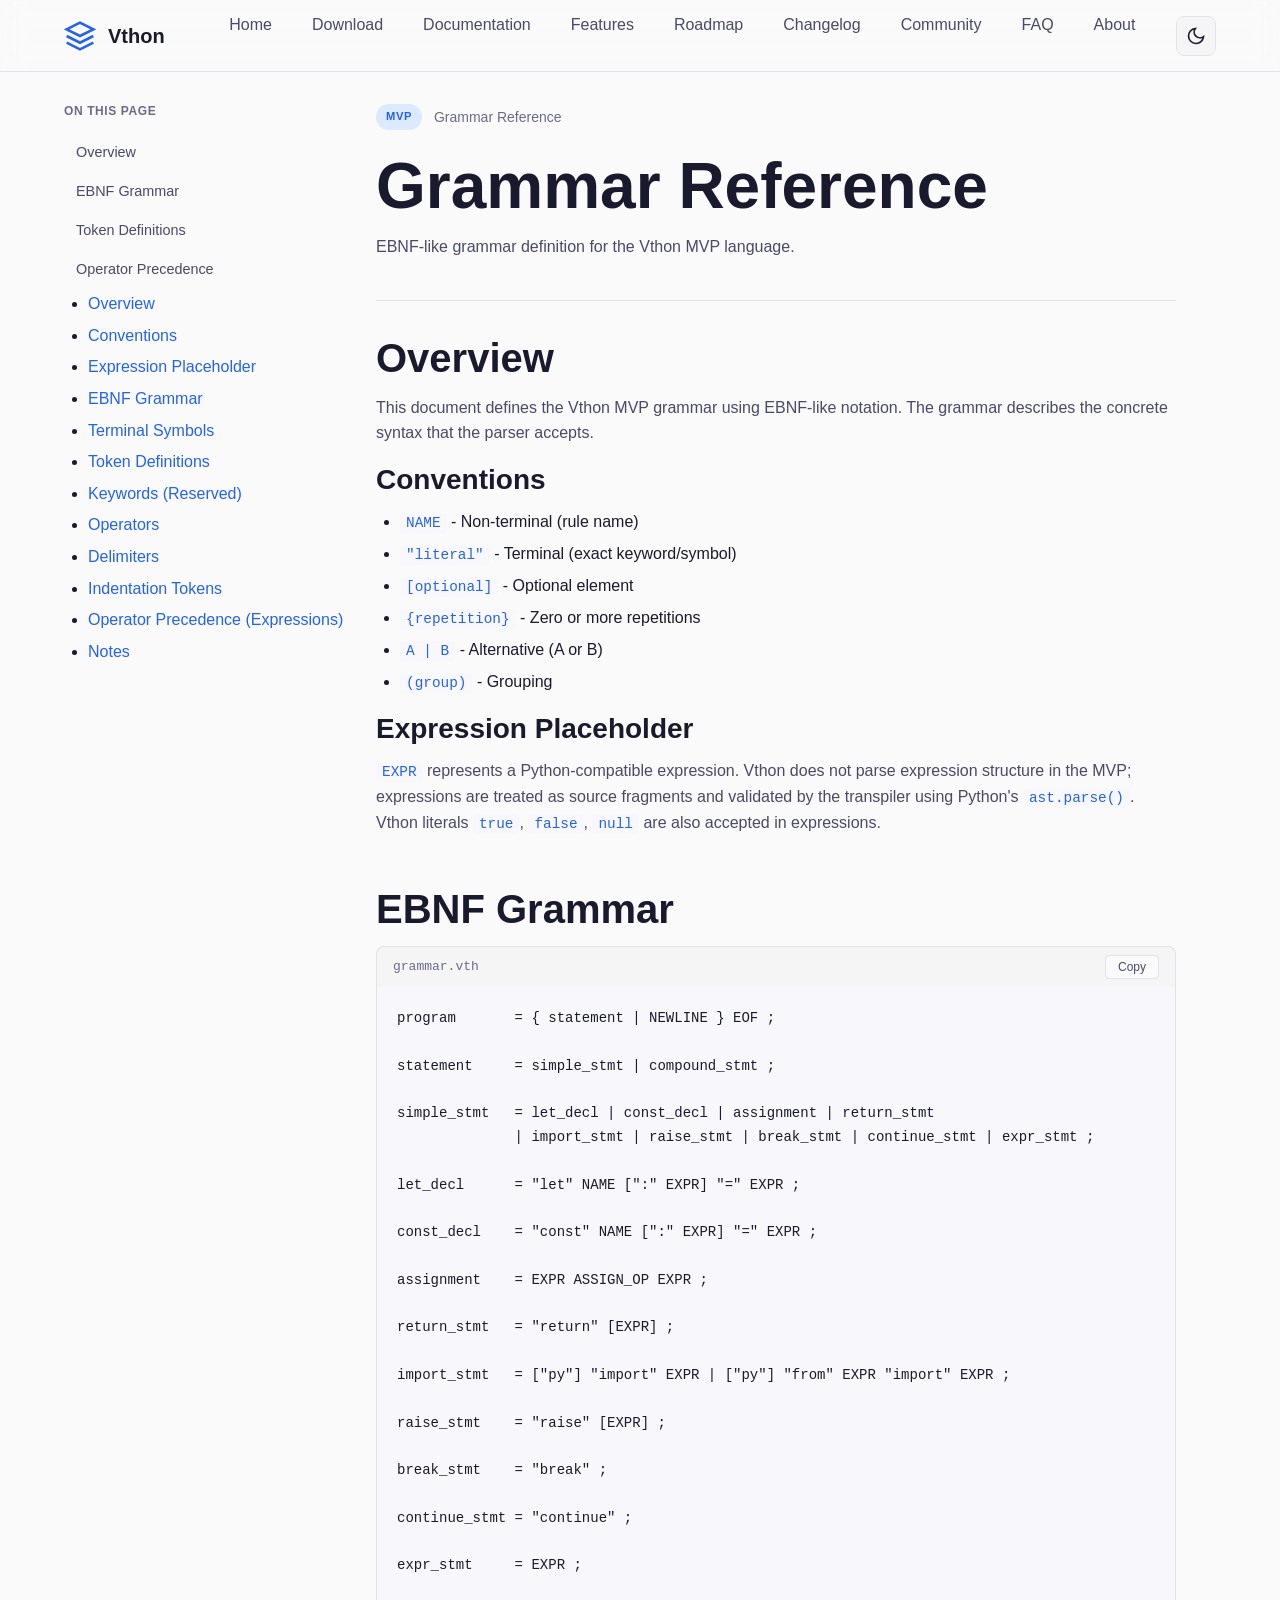
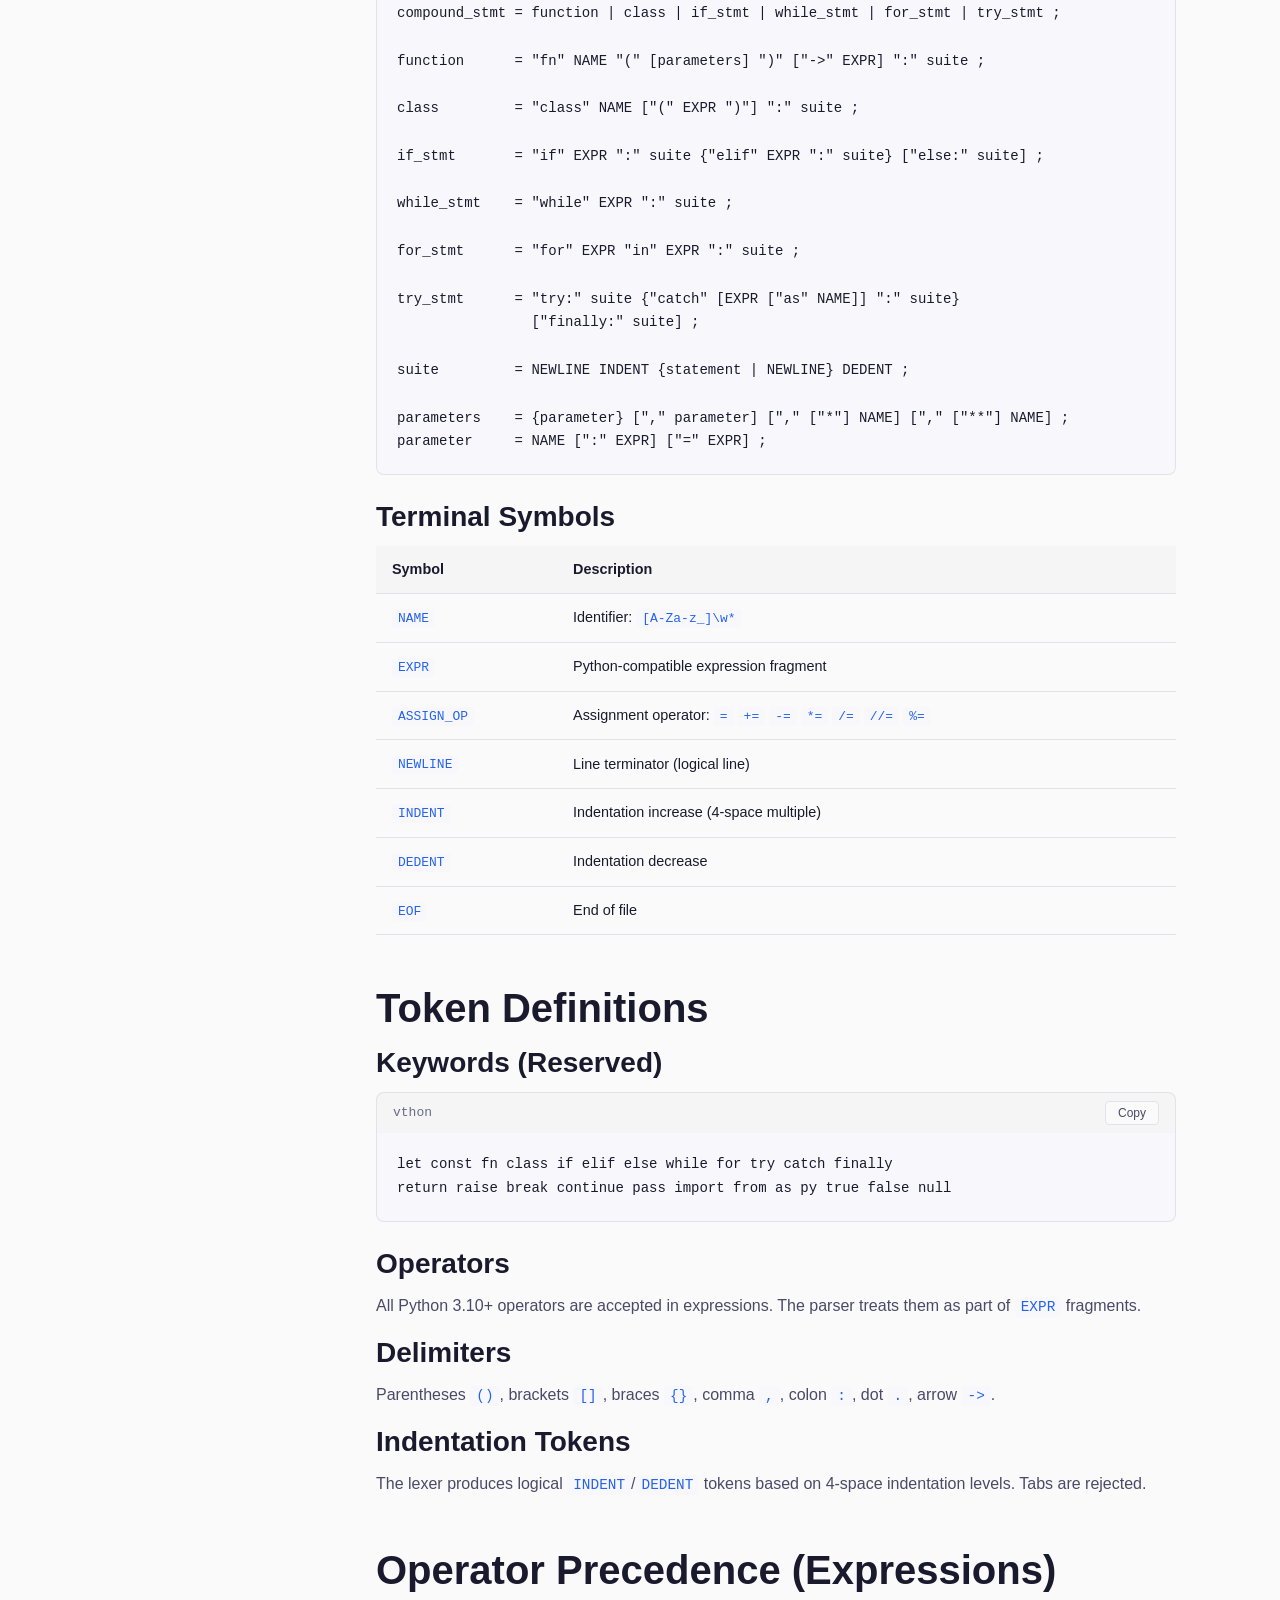
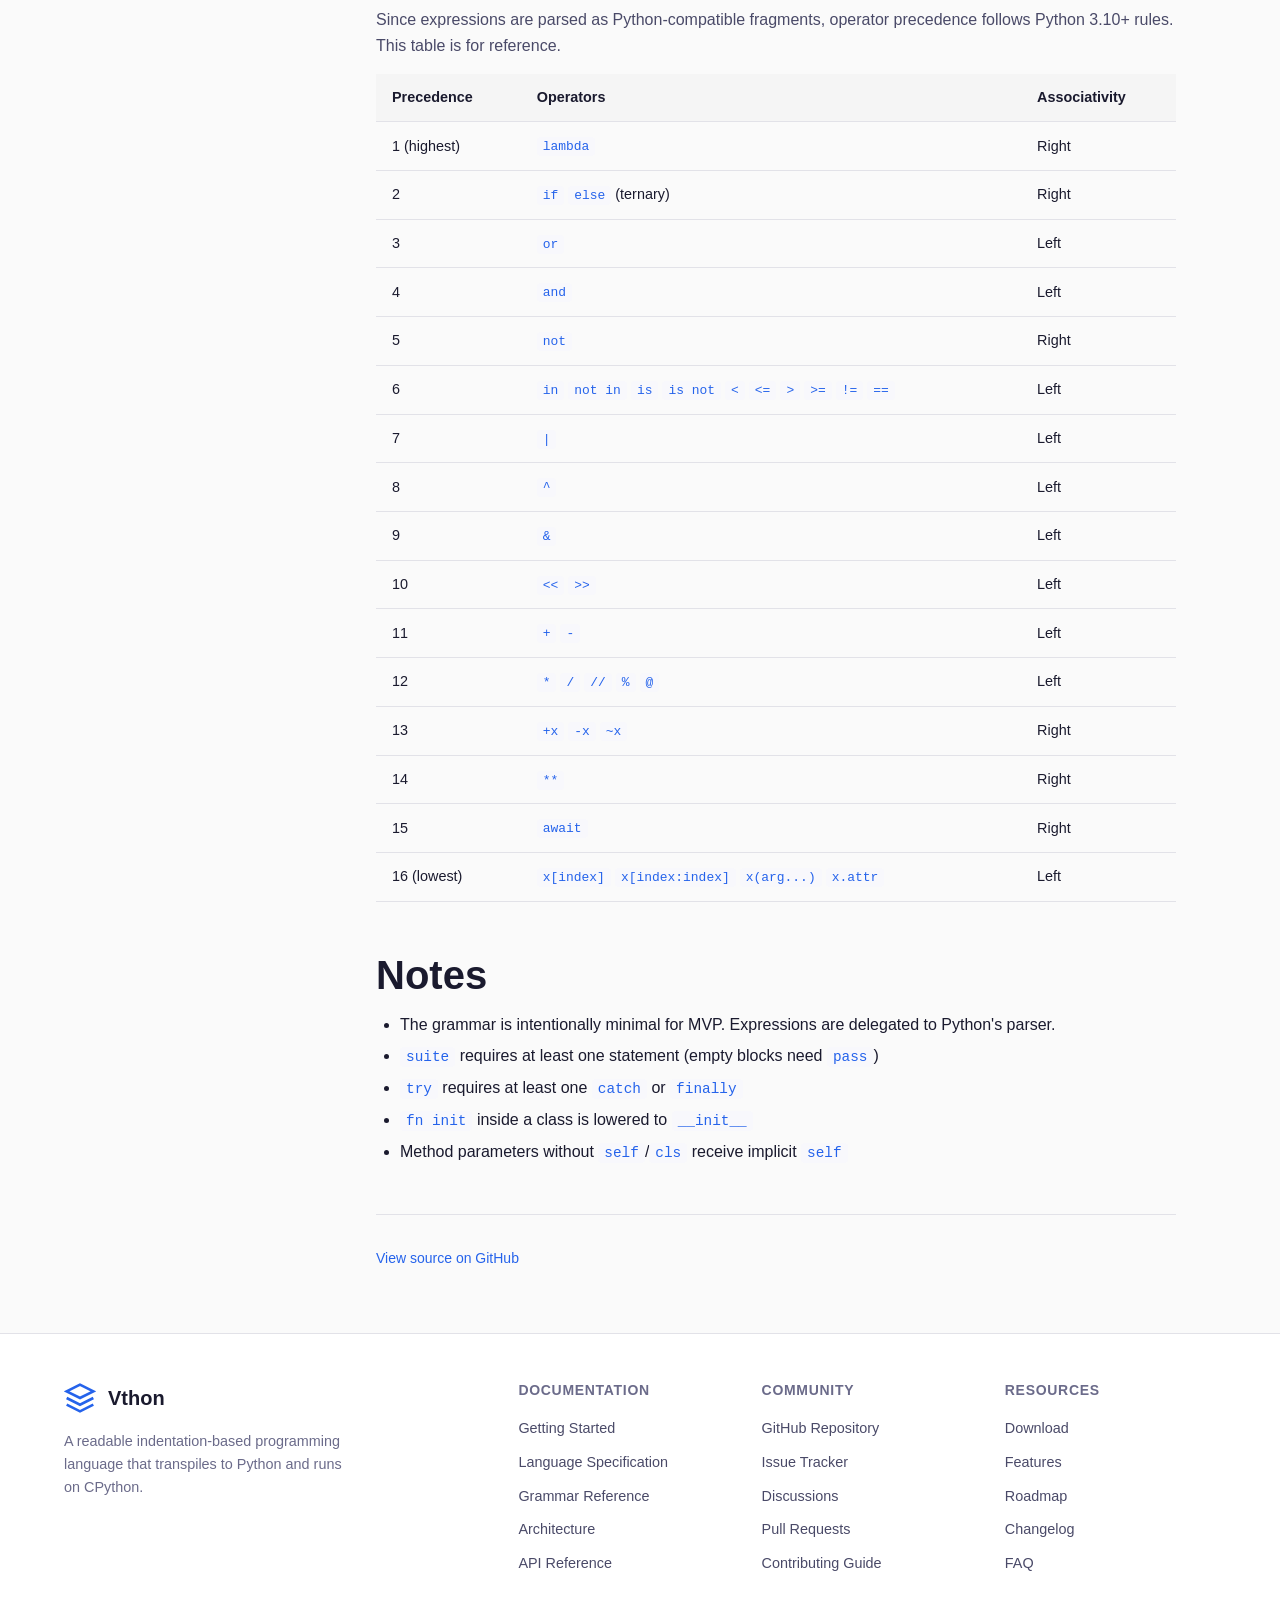
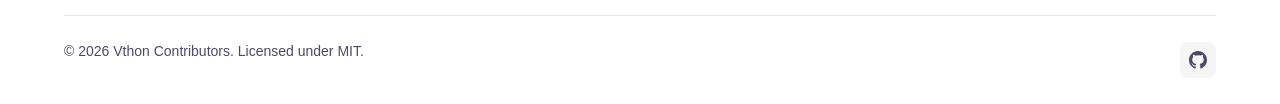
<file: docs/documentation/grammar.html>
<!DOCTYPE html>
<html lang="en" data-theme="light">
<head>
  <meta charset="UTF-8">
  <meta name="viewport" content="width=device-width, initial-scale=1.0">
  <meta name="description" content="Vthon Grammar Reference - EBNF-like grammar for MVP">
  <meta name="theme-color" content="#2563eb">

  <meta property="og:type" content="website">
  <meta property="og:title" content="Vthon Grammar Reference">
  <meta property="og:description" content="EBNF-like grammar definition for the Vthon language MVP">
  <meta property="og:image" content="../assets/images/og-image.png">
  <meta property="og:url" content="https://chicken-dr.github.io/Vthon/documentation/grammar.html">

  <title>Grammar Reference - Vthon Documentation</title>

  <link rel="icon" type="image/svg+xml" href="../assets/images/favicon.svg">
  <link rel="apple-touch-icon" href="../assets/images/apple-touch-icon.png">
  <link rel="stylesheet" href="../assets/css/style.css">
  <link rel="preconnect" href="https://fonts.googleapis.com">
  <link rel="preconnect" href="https://fonts.gstatic.com" crossorigin>
</head>
<body>
  <header class="header" role="banner">
    <nav class="nav" role="navigation" aria-label="Main navigation">
      <a href="../index.html" class="nav-brand" aria-label="Vthon Home">
        <svg viewBox="0 0 24 24" fill="none" stroke="currentColor" stroke-width="2" aria-hidden="true">
          <path d="M12 2L2 7l10 5 10-5-10-5zM2 17l10 5 10-5M2 12l10 5 10-5"/>
        </svg>
        <span>Vthon</span>
      </a>

      <button class="nav-toggle" id="nav-toggle" aria-expanded="false" aria-label="Open menu" aria-controls="nav-menu">
        <svg viewBox="0 0 24 24" fill="none" stroke="currentColor" stroke-width="2" aria-hidden="true">
          <line x1="3" y1="6" x2="21" y2="6"></line>
          <line x1="3" y1="12" x2="21" y2="12"></line>
          <line x1="3" y1="18" x2="21" y2="18"></line>
        </svg>
      </button>

      <ul class="nav-menu" id="nav-menu" role="menubar">
        <li role="none"><a href="../index.html" class="nav-link" role="menuitem">Home</a></li>
        <li role="none"><a href="../download.html" class="nav-link" role="menuitem">Download</a></li>
        <li role="none"><a href="index.html" class="nav-link active" role="menuitem">Documentation</a></li>
        <li role="none"><a href="../features.html" class="nav-link" role="menuitem">Features</a></li>
        <li role="none"><a href="../roadmap.html" class="nav-link" role="menuitem">Roadmap</a></li>
        <li role="none"><a href="../changelog.html" class="nav-link" role="menuitem">Changelog</a></li>
        <li role="none"><a href="../community.html" class="nav-link" role="menuitem">Community</a></li>
        <li role="none"><a href="../faq.html" class="nav-link" role="menuitem">FAQ</a></li>
        <li role="none"><a href="../about.html" class="nav-link" role="menuitem">About</a></li>
      </ul>

      <button class="theme-toggle" id="theme-toggle" aria-label="Toggle dark mode" title="Toggle theme">
        <svg class="moon-icon" viewBox="0 0 24 24" fill="none" stroke="currentColor" stroke-width="2" aria-hidden="true">
          <path d="M21 12.79A9 9 0 1 1 11.21 3 7 7 0 0 0 21 12.79z"></path>
        </svg>
        <svg class="sun-icon" viewBox="0 0 24 24" fill="none" stroke="currentColor" stroke-width="2" aria-hidden="true">
          <circle cx="12" cy="12" r="5"></circle>
          <line x1="12" y1="1" x2="12" y2="3"></line>
          <line x1="12" y1="21" x2="12" y2="23"></line>
          <line x1="4.22" y1="4.22" x2="5.64" y2="5.64"></line>
          <line x1="18.36" y1="18.36" x2="19.78" y2="19.78"></line>
          <line x1="1" y1="12" x2="3" y2="12"></line>
          <line x1="21" y1="12" x2="23" y2="12"></line>
          <line x1="4.22" y1="19.78" x2="5.64" y2="18.36"></line>
          <line x1="18.36" y1="5.64" x2="19.78" y2="4.22"></line>
        </svg>
      </button>
    </nav>
  </header>

  <a href="#main-content" class="skip-link" style="position: absolute; top: -100%; left: 50%; transform: translateX(-50%); padding: 1rem; background: var(--color-primary); color: white; z-index: 10000; border-radius: var(--radius-md);">Skip to main content</a>

  <main id="main-content" role="main">
    <div style="display: grid; grid-template-columns: 280px 1fr; gap: 2rem; max-width: var(--max-width); margin: 0 auto; padding: calc(var(--header-height) + 2rem) 1.5rem 3rem;">
      <aside class="doc-sidebar" style="position: sticky; top: calc(var(--header-height) + 1.5rem); height: fit-content; max-height: calc(100vh - var(--header-height) - 3rem); overflow-y: auto;" aria-label="Table of Contents">
        <nav id="table-of-contents" class="doc-toc">
          <h4 style="font-size: 0.75rem; font-weight: 600; text-transform: uppercase; letter-spacing: 0.05em; color: var(--color-text-muted); margin-bottom: 1rem;">On This Page</h4>
          <ul class="toc-list" style="list-style: none; padding: 0; margin: 0;">
            <li style="margin-bottom: 0.25rem;"><a href="#overview" style="display: block; padding: 0.375rem 0.75rem; color: var(--color-text-secondary); border-radius: var(--radius-sm); font-size: 0.9rem; text-decoration: none;">Overview</a></li>
            <li style="margin-bottom: 0.25rem;"><a href="#grammar" style="display: block; padding: 0.375rem 0.75rem; color: var(--color-text-secondary); border-radius: var(--radius-sm); font-size: 0.9rem; text-decoration: none;">EBNF Grammar</a></li>
            <li style="margin-bottom: 0.25rem;"><a href="#tokens" style="display: block; padding: 0.375rem 0.75rem; color: var(--color-text-secondary); border-radius: var(--radius-sm); font-size: 0.9rem; text-decoration: none;">Token Definitions</a></li>
            <li style="margin-bottom: 0.25rem;"><a href="#precedence" style="display: block; padding: 0.375rem 0.75rem; color: var(--color-text-secondary); border-radius: var(--radius-sm); font-size: 0.9rem; text-decoration: none;">Operator Precedence</a></li>
          </ul>
        </nav>
      </aside>

      <article class="doc-content" style="max-width: 800px;">
        <header style="margin-bottom: 2rem; padding-bottom: 1.5rem; border-bottom: 1px solid var(--color-border);">
          <div style="display: flex; align-items: center; gap: 0.75rem; margin-bottom: 1rem;">
            <span class="badge badge-primary">MVP</span>
            <span style="font-size: 0.875rem; color: var(--color-text-muted);">Grammar Reference</span>
          </div>
          <h1 style="margin-bottom: 0.5rem;">Grammar Reference</h1>
          <p style="color: var(--color-text-secondary);">EBNF-like grammar definition for the Vthon MVP language.</p>
        </header>

        <section id="overview" style="margin-bottom: 3rem;">
          <h2>Overview</h2>
          <p>This document defines the Vthon MVP grammar using EBNF-like notation. The grammar describes the concrete syntax that the parser accepts.</p>
          
          <h3>Conventions</h3>
          <ul>
            <li><code>NAME</code> - Non-terminal (rule name)</li>
            <li><code>"literal"</code> - Terminal (exact keyword/symbol)</li>
            <li><code>[optional]</code> - Optional element</li>
            <li><code>{repetition}</code> - Zero or more repetitions</li>
            <li><code>A | B</code> - Alternative (A or B)</li>
            <li><code>(group)</code> - Grouping</li>
          </ul>

          <h3>Expression Placeholder</h3>
          <p><code>EXPR</code> represents a Python-compatible expression. Vthon does not parse expression structure in the MVP; expressions are treated as source fragments and validated by the transpiler using Python's <code>ast.parse()</code>. Vthon literals <code>true</code>, <code>false</code>, <code>null</code> are also accepted in expressions.</p>
        </section>

        <section id="grammar" style="margin-bottom: 3rem;">
          <h2>EBNF Grammar</h2>

          <div class="code-block">
            <div class="code-block-header"><span>grammar.vth</span></div>
            <pre><code>program       = { statement | NEWLINE } EOF ;

statement     = simple_stmt | compound_stmt ;

simple_stmt   = let_decl | const_decl | assignment | return_stmt
              | import_stmt | raise_stmt | break_stmt | continue_stmt | expr_stmt ;

let_decl      = "let" NAME [":" EXPR] "=" EXPR ;

const_decl    = "const" NAME [":" EXPR] "=" EXPR ;

assignment    = EXPR ASSIGN_OP EXPR ;

return_stmt   = "return" [EXPR] ;

import_stmt   = ["py"] "import" EXPR | ["py"] "from" EXPR "import" EXPR ;

raise_stmt    = "raise" [EXPR] ;

break_stmt    = "break" ;

continue_stmt = "continue" ;

expr_stmt     = EXPR ;

compound_stmt = function | class | if_stmt | while_stmt | for_stmt | try_stmt ;

function      = "fn" NAME "(" [parameters] ")" ["->" EXPR] ":" suite ;

class         = "class" NAME ["(" EXPR ")"] ":" suite ;

if_stmt       = "if" EXPR ":" suite {"elif" EXPR ":" suite} ["else:" suite] ;

while_stmt    = "while" EXPR ":" suite ;

for_stmt      = "for" EXPR "in" EXPR ":" suite ;

try_stmt      = "try:" suite {"catch" [EXPR ["as" NAME]] ":" suite}
                ["finally:" suite] ;

suite         = NEWLINE INDENT {statement | NEWLINE} DEDENT ;

parameters    = {parameter} ["," parameter] ["," ["*"] NAME] ["," ["**"] NAME] ;
parameter     = NAME [":" EXPR] ["=" EXPR] ;</code></pre>
          </div>

          <h3>Terminal Symbols</h3>
          <table>
            <thead>
              <tr><th>Symbol</th><th>Description</th></tr>
            </thead>
            <tbody>
              <tr><td><code>NAME</code></td><td>Identifier: <code>[A-Za-z_]\w*</code></td></tr>
              <tr><td><code>EXPR</code></td><td>Python-compatible expression fragment</td></tr>
              <tr><td><code>ASSIGN_OP</code></td><td>Assignment operator: <code>=</code> <code>+=</code> <code>-=</code> <code>*=</code> <code>/=</code> <code>//=</code> <code>%=</code></td></tr>
              <tr><td><code>NEWLINE</code></td><td>Line terminator (logical line)</td></tr>
              <tr><td><code>INDENT</code></td><td>Indentation increase (4-space multiple)</td></tr>
              <tr><td><code>DEDENT</code></td><td>Indentation decrease</td></tr>
              <tr><td><code>EOF</code></td><td>End of file</td></tr>
            </tbody>
          </table>
        </section>

        <section id="tokens" style="margin-bottom: 3rem;">
          <h2>Token Definitions</h2>

          <h3>Keywords (Reserved)</h3>
          <div class="code-block">
            <pre><code>let const fn class if elif else while for try catch finally
return raise break continue pass import from as py true false null</code></pre>
          </div>

          <h3>Operators</h3>
          <p>All Python 3.10+ operators are accepted in expressions. The parser treats them as part of <code>EXPR</code> fragments.</p>

          <h3>Delimiters</h3>
          <p>Parentheses <code>()</code>, brackets <code>[]</code>, braces <code>{}</code>, comma <code>,</code>, colon <code>:</code>, dot <code>.</code>, arrow <code>-></code>.</p>

          <h3>Indentation Tokens</h3>
          <p>The lexer produces logical <code>INDENT</code>/<code>DEDENT</code> tokens based on 4-space indentation levels. Tabs are rejected.</p>
        </section>

        <section id="precedence" style="margin-bottom: 3rem;">
          <h2>Operator Precedence (Expressions)</h2>
          <p>Since expressions are parsed as Python-compatible fragments, operator precedence follows Python 3.10+ rules. This table is for reference.</p>

          <table>
            <thead>
              <tr><th>Precedence</th><th>Operators</th><th>Associativity</th></tr>
            </thead>
            <tbody>
              <tr><td>1 (highest)</td><td><code>lambda</code></td><td>Right</td></tr>
              <tr><td>2</td><td><code>if</code> <code>else</code> (ternary)</td><td>Right</td></tr>
              <tr><td>3</td><td><code>or</code></td><td>Left</td></tr>
              <tr><td>4</td><td><code>and</code></td><td>Left</td></tr>
              <tr><td>5</td><td><code>not</code></td><td>Right</td></tr>
              <tr><td>6</td><td><code>in</code> <code>not in</code> <code>is</code> <code>is not</code> <code><</code> <code><=</code> <code>></code> <code>>=</code> <code>!=</code> <code>==</code></td><td>Left</td></tr>
              <tr><td>7</td><td><code>|</code></td><td>Left</td></tr>
              <tr><td>8</td><td><code>^</code></td><td>Left</td></tr>
              <tr><td>9</td><td><code>&</code></td><td>Left</td></tr>
              <tr><td>10</td><td><code><<</code> <code>>></code></td><td>Left</td></tr>
              <tr><td>11</td><td><code>+</code> <code>-</code></td><td>Left</td></tr>
              <tr><td>12</td><td><code>*</code> <code>/</code> <code>//</code> <code>%</code> <code>@</code></td><td>Left</td></tr>
              <tr><td>13</td><td><code>+x</code> <code>-x</code> <code>~x</code></td><td>Right</td></tr>
              <tr><td>14</td><td><code>**</code></td><td>Right</td></tr>
              <tr><td>15</td><td><code>await</code></td><td>Right</td></tr>
              <tr><td>16 (lowest)</td><td><code>x[index]</code> <code>x[index:index]</code> <code>x(arg...)</code> <code>x.attr</code></td><td>Left</td></tr>
            </tbody>
          </table>
        </section>

        <section style="margin-bottom: 3rem;">
          <h2>Notes</h2>
          <ul>
            <li>The grammar is intentionally minimal for MVP. Expressions are delegated to Python's parser.</li>
            <li><code>suite</code> requires at least one statement (empty blocks need <code>pass</code>)</li>
            <li><code>try</code> requires at least one <code>catch</code> or <code>finally</code></li>
            <li><code>fn init</code> inside a class is lowered to <code>__init__</code></li>
            <li>Method parameters without <code>self</code>/<code>cls</code> receive implicit <code>self</code></li>
          </ul>
        </section>

        <footer style="padding-top: 2rem; border-top: 1px solid var(--color-border);">
          <p style="color: var(--color-text-muted); font-size: 0.875rem;">
            <a href="https://github.com/chicken-dr/Vthon/blob/main/docs/grammar.md" target="_blank" rel="noopener">View source on GitHub</a>
          </p>
        </footer>
      </article>
    </div>
  </main>

  <footer class="footer" role="contentinfo">
    <div class="container">
      <div class="footer-grid">
        <div class="footer-brand">
          <a href="../index.html" class="nav-brand" aria-label="Vthon Home">
            <svg viewBox="0 0 24 24" fill="none" stroke="currentColor" stroke-width="2" aria-hidden="true">
              <path d="M12 2L2 7l10 5 10-5-10-5zM2 17l10 5 10-5M2 12l10 5 10-5"/>
            </svg>
            <span>Vthon</span>
          </a>
          <p>A readable indentation-based programming language that transpiles to Python and runs on CPython.</p>
        </div>

        <nav class="footer-links" aria-label="Documentation">
          <h4>Documentation</h4>
          <ul>
            <li><a href="index.html">Getting Started</a></li>
            <li><a href="language-spec.html">Language Specification</a></li>
            <li><a href="grammar.html">Grammar Reference</a></li>
            <li><a href="architecture.html">Architecture</a></li>
            <li><a href="api.html">API Reference</a></li>
          </ul>
        </nav>

        <nav class="footer-links" aria-label="Community">
          <h4>Community</h4>
          <ul>
            <li><a href="https://github.com/chicken-dr/Vthon" target="_blank" rel="noopener">GitHub Repository</a></li>
            <li><a href="https://github.com/chicken-dr/Vthon/issues" target="_blank" rel="noopener">Issue Tracker</a></li>
            <li><a href="https://github.com/chicken-dr/Vthon/discussions" target="_blank" rel="noopener">Discussions</a></li>
            <li><a href="https://github.com/chicken-dr/Vthon/pulls" target="_blank" rel="noopener">Pull Requests</a></li>
            <li><a href="../community.html">Contributing Guide</a></li>
          </ul>
        </nav>

        <nav class="footer-links" aria-label="Resources">
          <h4>Resources</h4>
          <ul>
            <li><a href="../download.html">Download</a></li>
            <li><a href="../features.html">Features</a></li>
            <li><a href="../roadmap.html">Roadmap</a></li>
            <li><a href="../changelog.html">Changelog</a></li>
            <li><a href="../faq.html">FAQ</a></li>
          </ul>
        </nav>
      </div>

      <div class="footer-bottom">
        <p>&copy; 2026 Vthon Contributors. Licensed under MIT.</p>
        <div class="footer-social">
          <a href="https://github.com/chicken-dr/Vthon" target="_blank" rel="noopener" aria-label="GitHub">
            <svg viewBox="0 0 24 24" fill="currentColor" aria-hidden="true"><path d="M12 0C5.374 0 0 5.373 0 12c0 5.302 3.438 9.8 8.207 11.387.599.111.793-.261.793-.577v-2.234c-3.338.726-4.033-1.416-4.033-1.416-.546-1.387-1.333-1.756-1.333-1.756-1.089-.745.083-.729.083-.729 1.205.084 1.839 1.237 1.839 1.237 1.07 1.834 2.807 1.304 3.492.997.107-.775.418-1.305.762-1.604-2.665-.305-5.467-1.334-5.467-5.931 0-1.311.469-2.381 1.236-3.221-.124-.303-.535-1.524.117-3.176 0 0 1.008-.322 3.301 1.23A11.509 11.509 0 0112 5.803c1.02.005 2.047.138 3.006.404 2.291-1.552 3.297-1.23 3.297-1.23.653 1.653.242 2.874.118 3.176.77.84 1.235 1.911 1.235 3.221 0 4.609-2.807 5.624-5.479 5.921.43.372.823 1.102.823 2.222v3.293c0 .319.192.694.801.576C20.566 21.797 24 17.3 24 12c0-6.627-5.373-12-12-12z"/></svg>
          </a>
        </div>
      </div>
    </div>
  </footer>

  <button class="scroll-top" id="scroll-top" aria-label="Scroll to top" title="Scroll to top">
    <svg viewBox="0 0 24 24" fill="none" stroke="currentColor" stroke-width="2" aria-hidden="true" width="20" height="20">
      <path d="M18 15l-6-6-6 6"/>
    </svg>
  </button>

  <script src="../assets/js/main.js"></script>
</body>
</html>
</file>
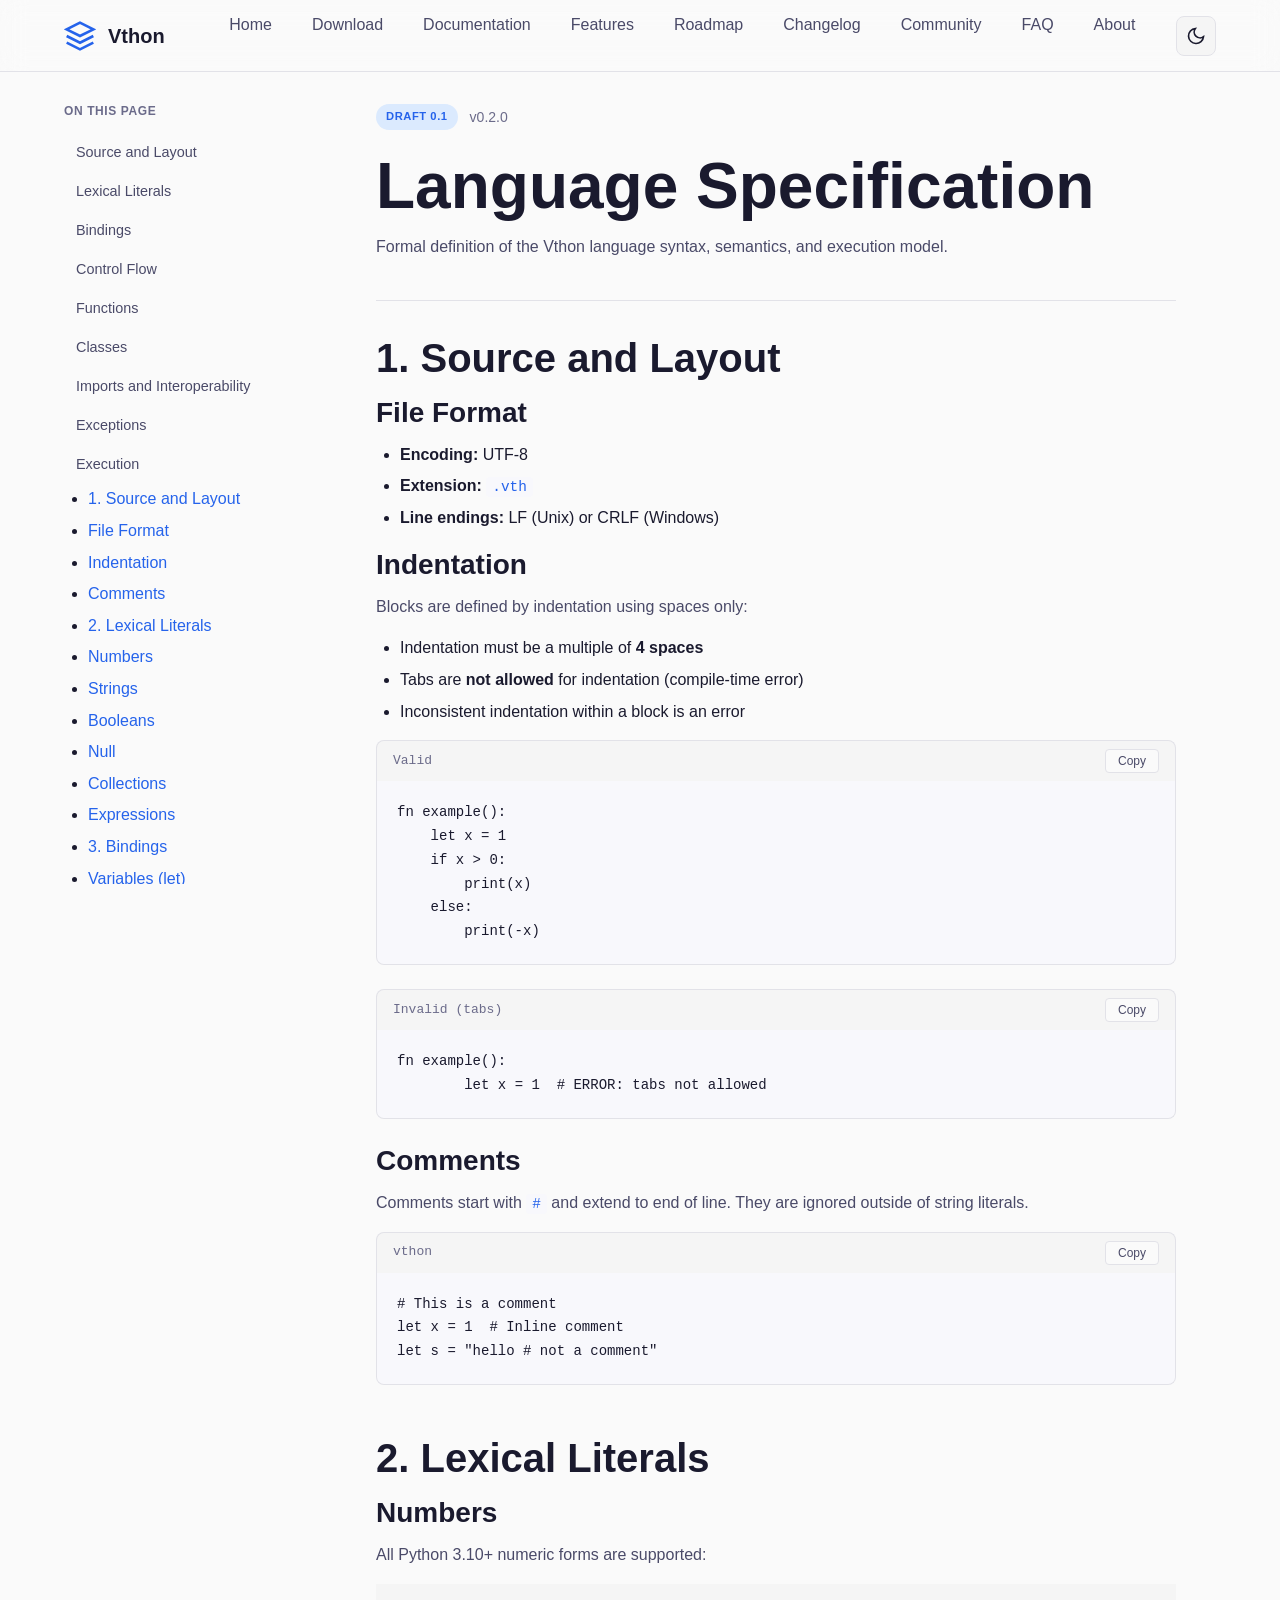
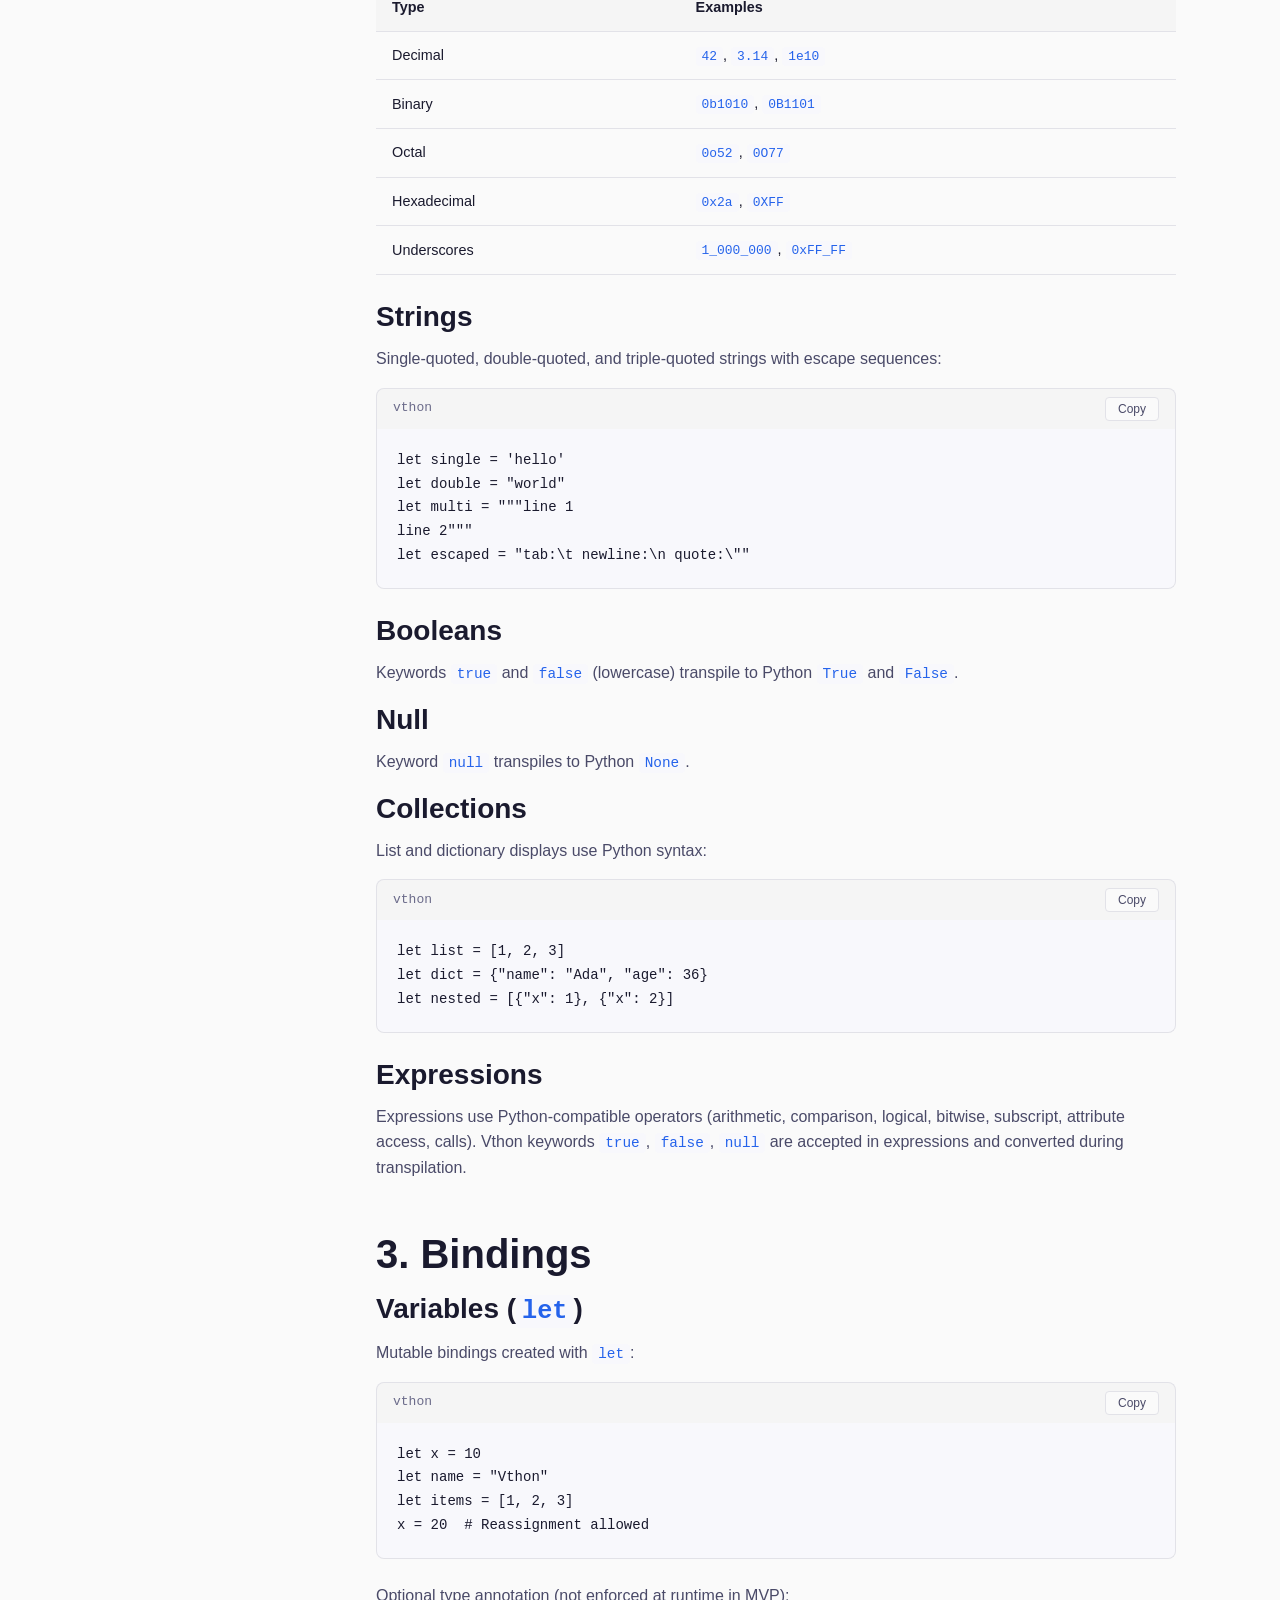
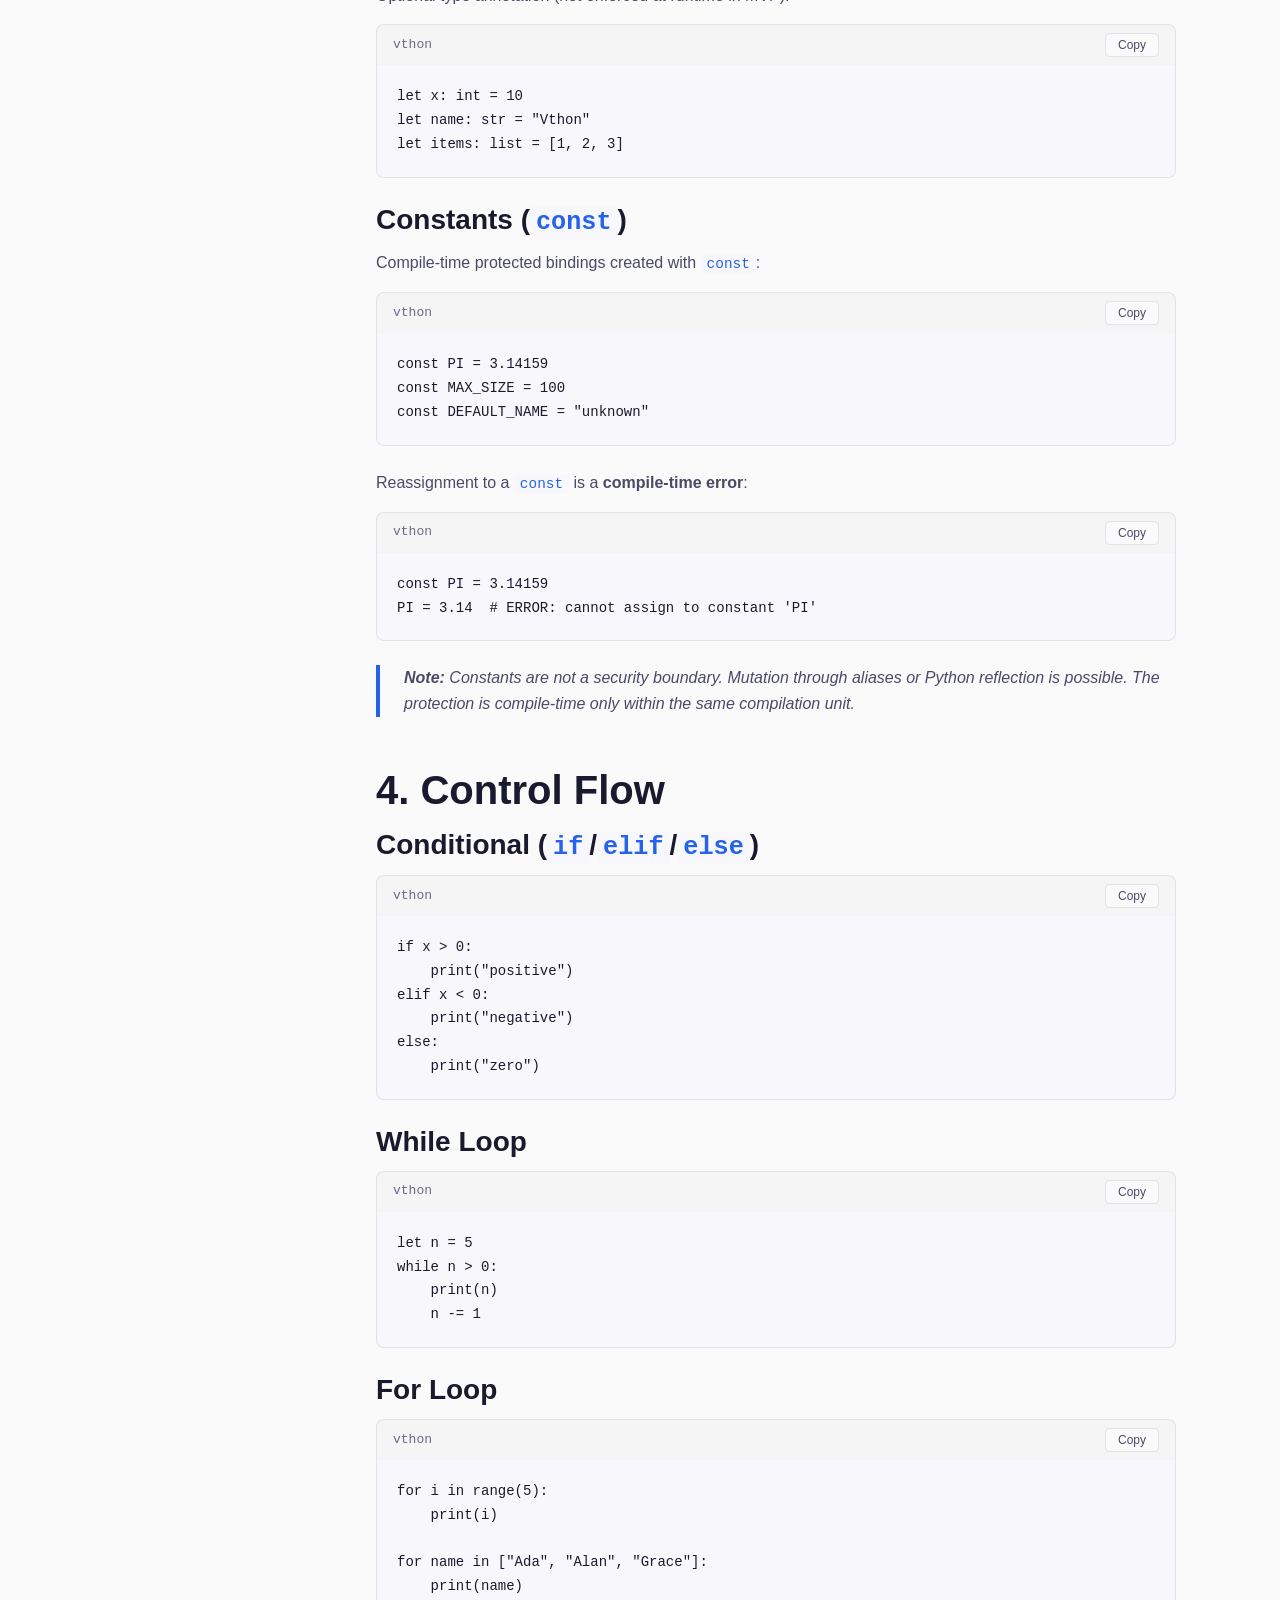
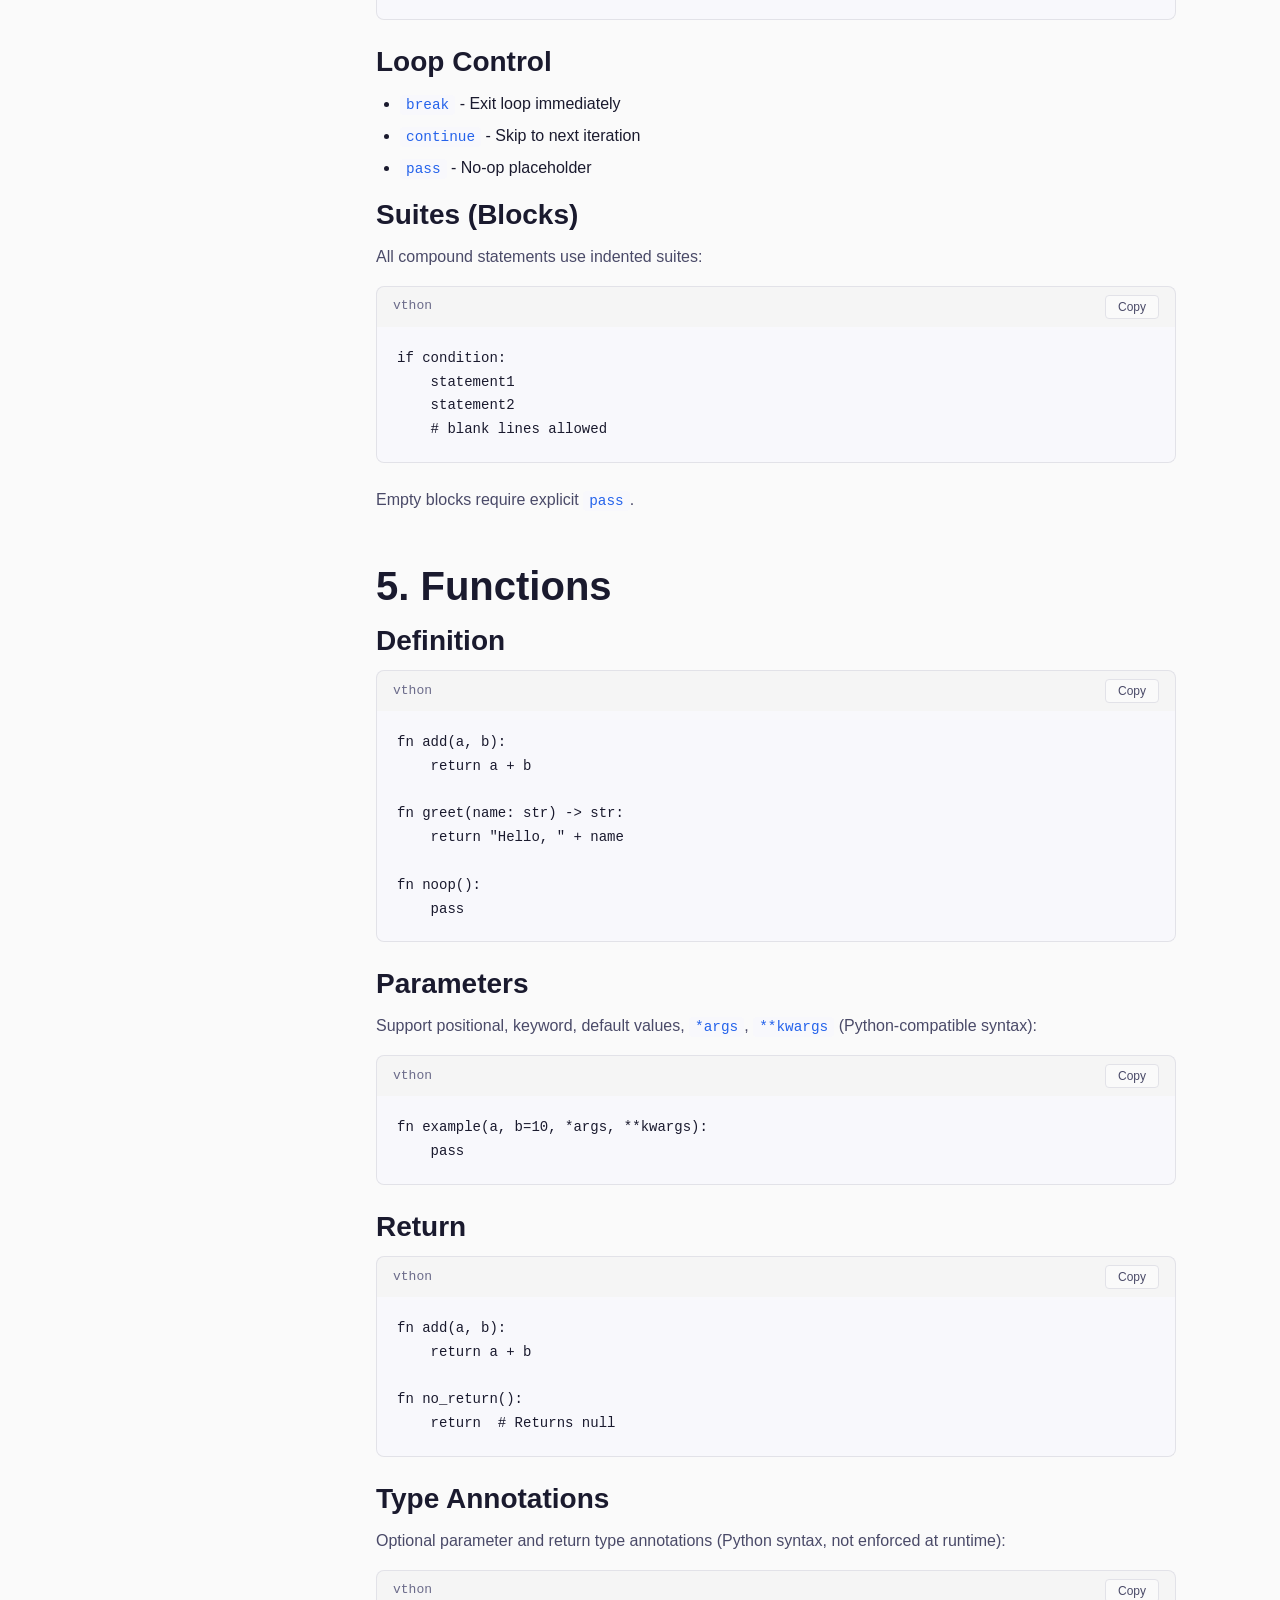
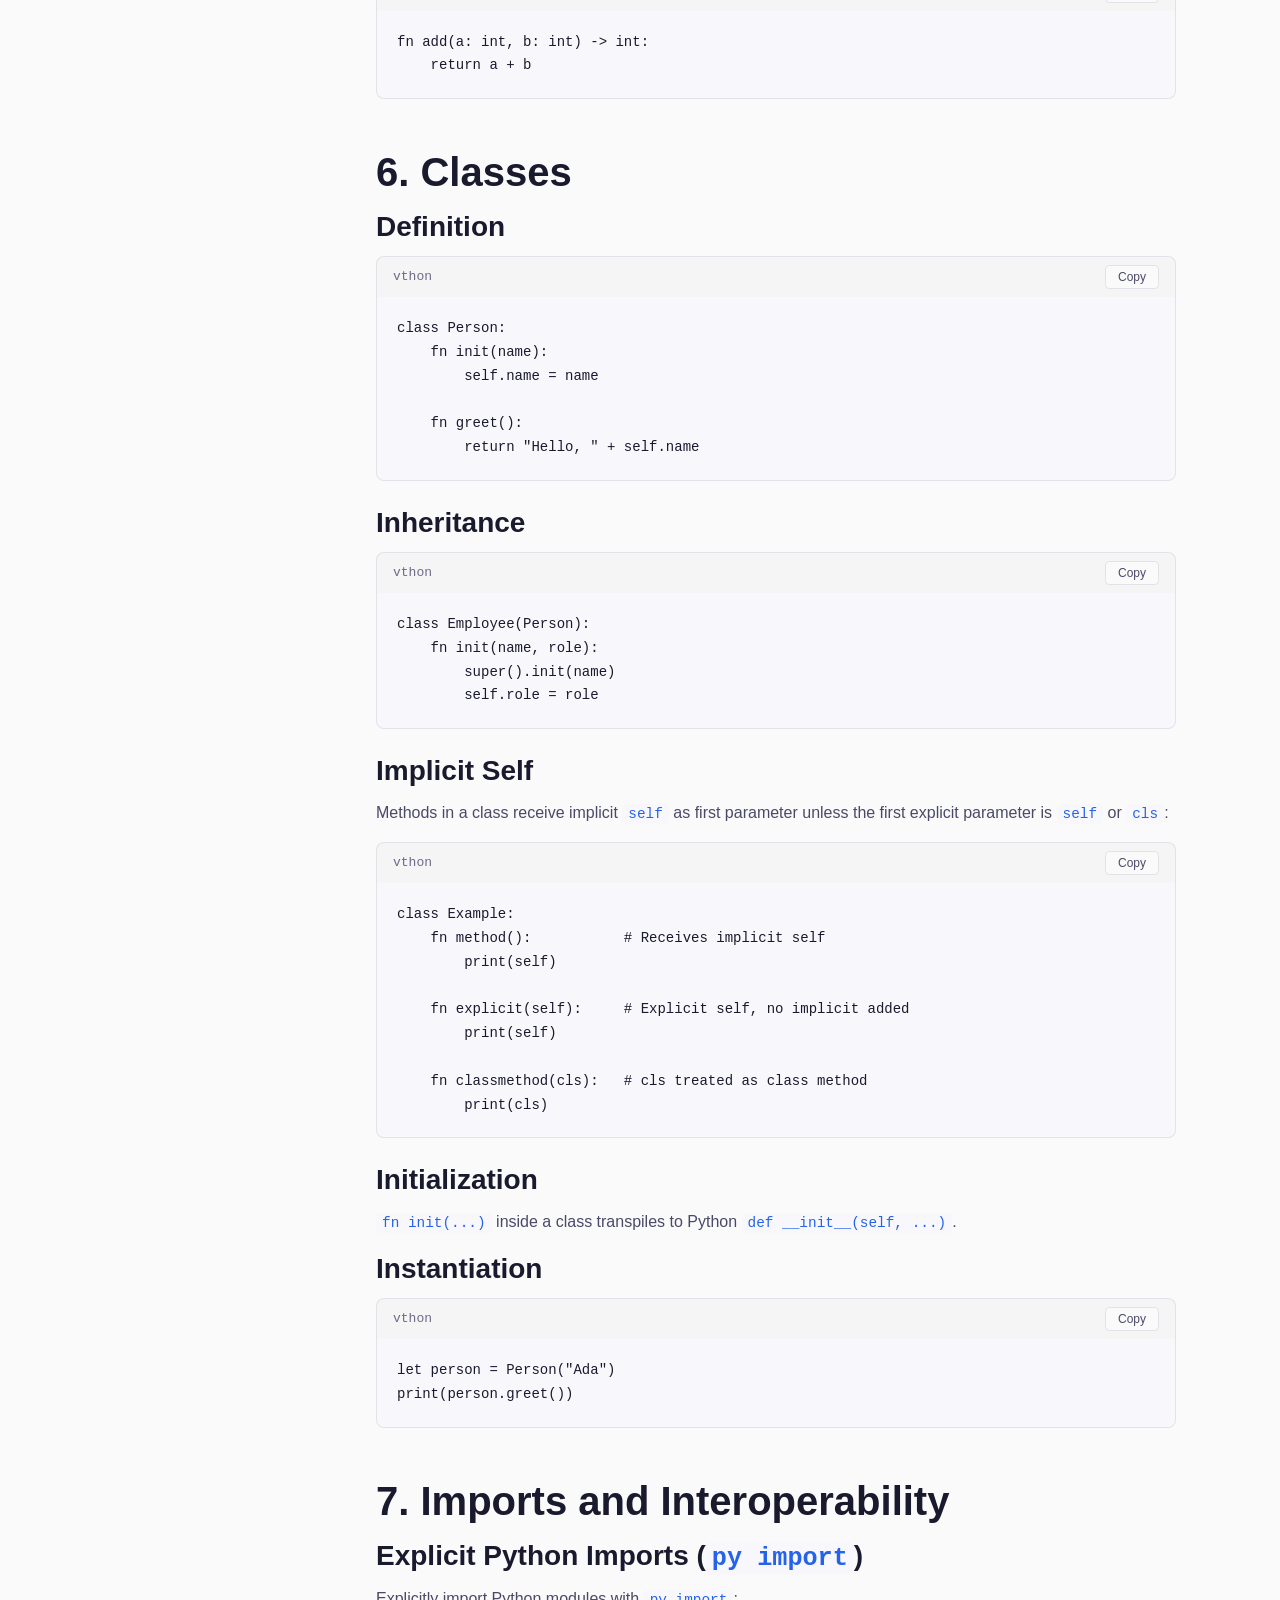
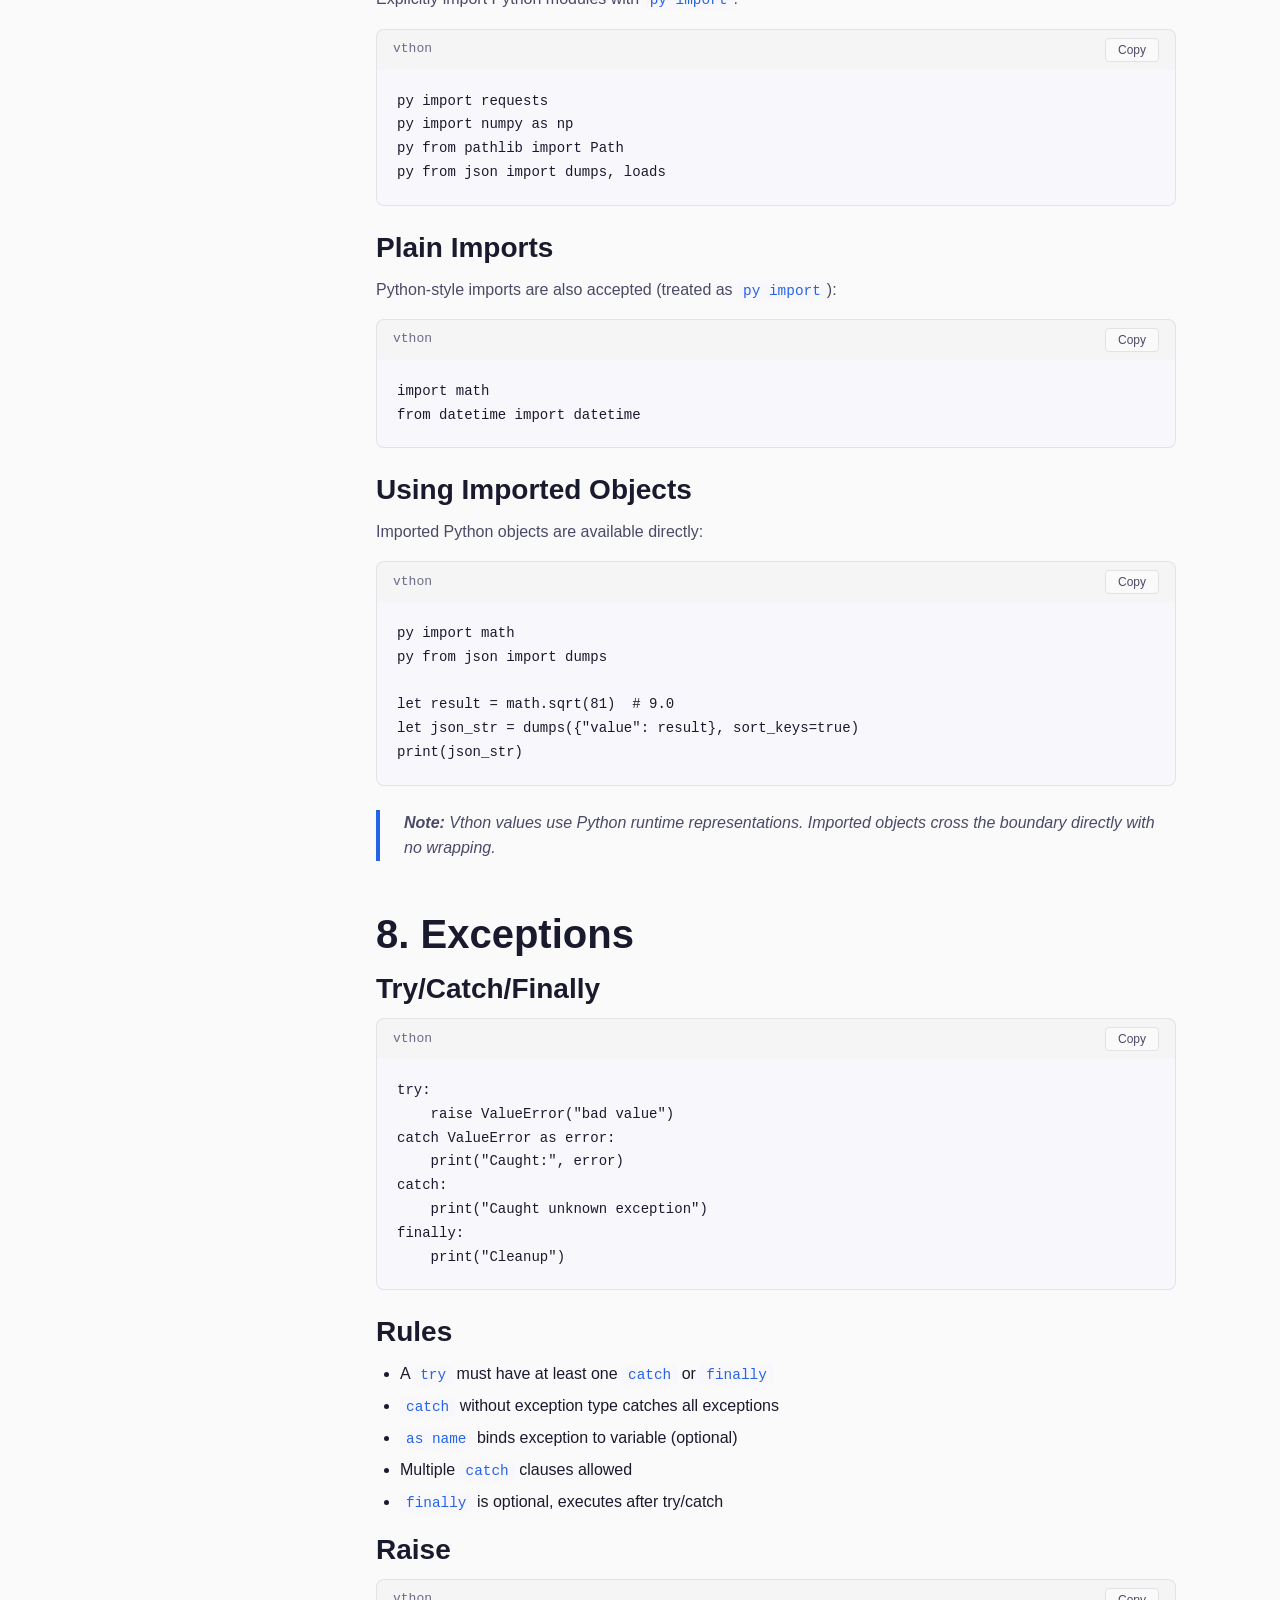
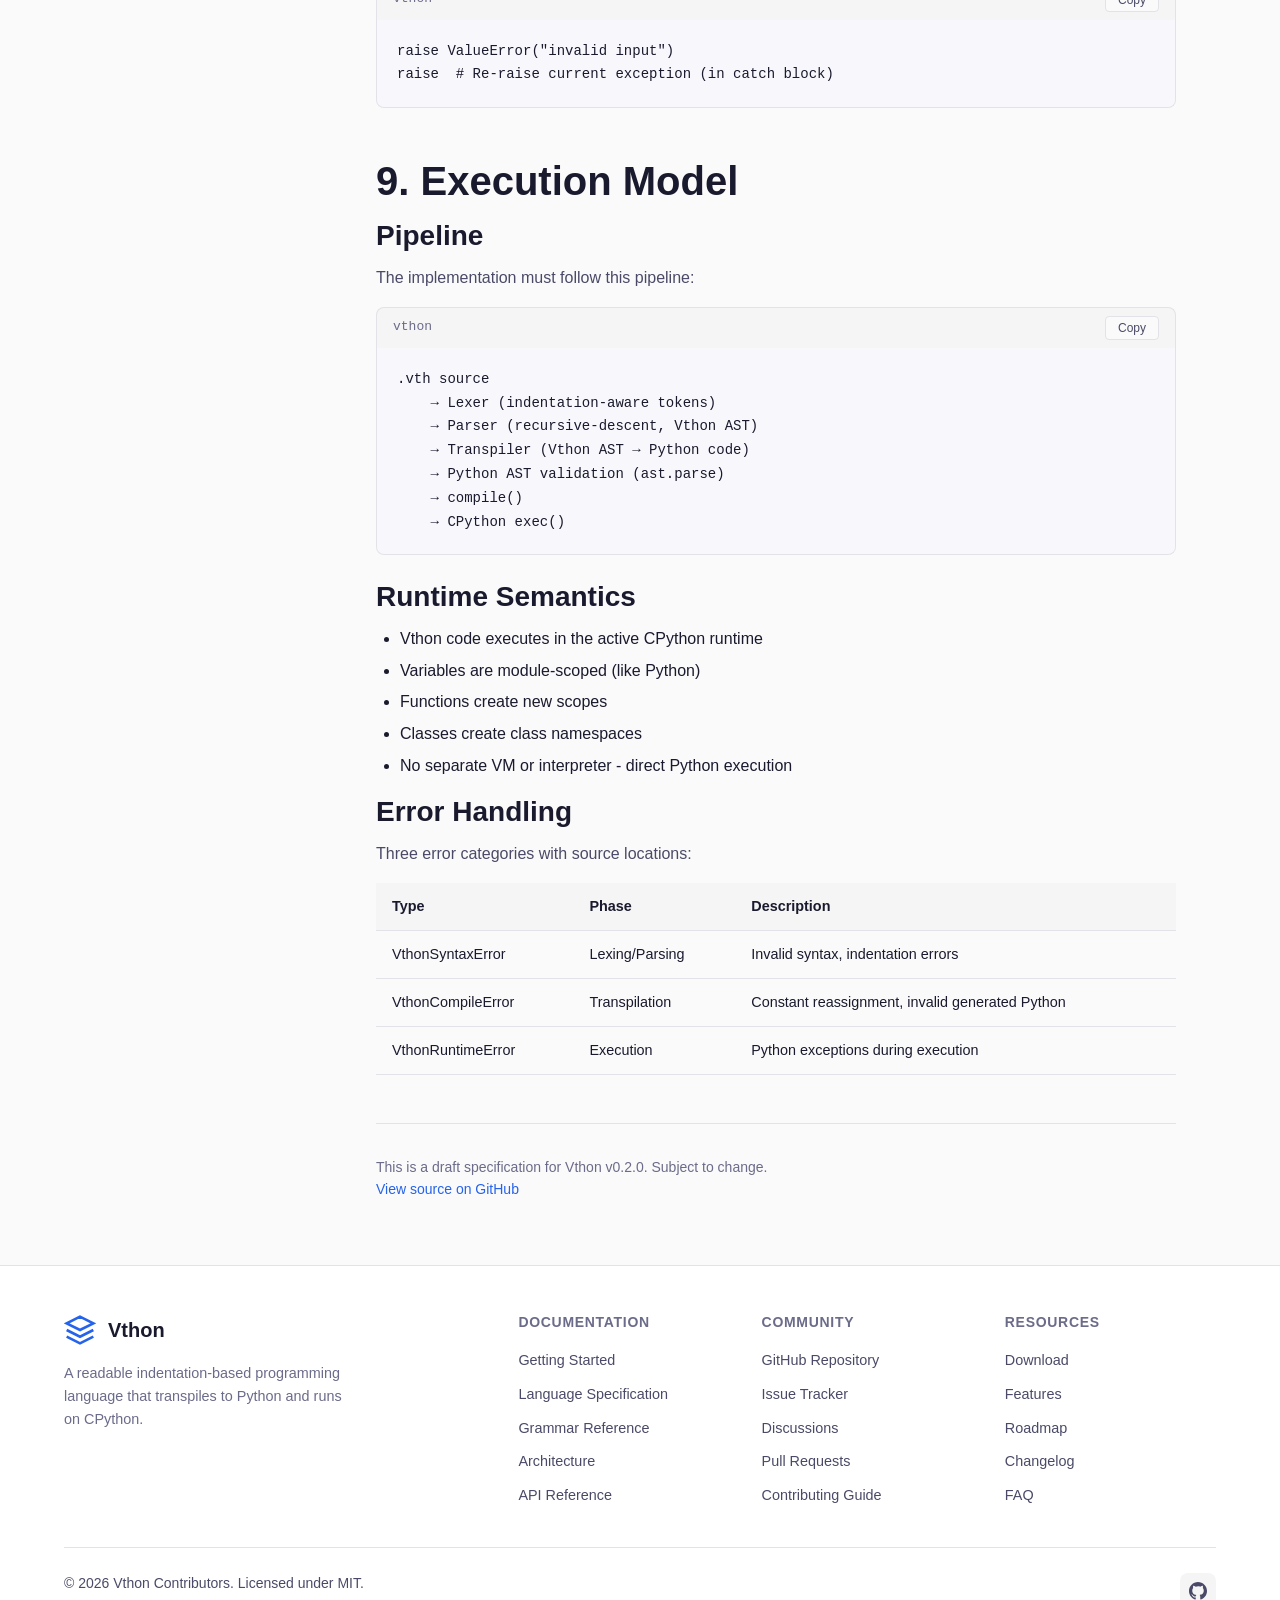
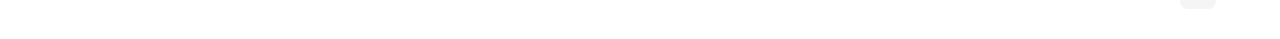
<file: docs/documentation/language-spec.html>
<!DOCTYPE html>
<html lang="en" data-theme="light">
<head>
  <meta charset="UTF-8">
  <meta name="viewport" content="width=device-width, initial-scale=1.0">
  <meta name="description" content="Vthon Language Specification - Draft 0.1">
  <meta name="theme-color" content="#2563eb">

  <meta property="og:type" content="website">
  <meta property="og:title" content="Vthon Language Specification">
  <meta property="og:description" content="Formal definition of the Vthon language syntax and semantics">
  <meta property="og:image" content="../assets/images/og-image.png">
  <meta property="og:url" content="https://chicken-dr.github.io/Vthon/documentation/language-spec.html">

  <title>Language Specification - Vthon Documentation</title>

  <link rel="icon" type="image/svg+xml" href="../assets/images/favicon.svg">
  <link rel="apple-touch-icon" href="../assets/images/apple-touch-icon.png">
  <link rel="stylesheet" href="../assets/css/style.css">
  <link rel="preconnect" href="https://fonts.googleapis.com">
  <link rel="preconnect" href="https://fonts.gstatic.com" crossorigin>
</head>
<body>
  <header class="header" role="banner">
    <nav class="nav" role="navigation" aria-label="Main navigation">
      <a href="../index.html" class="nav-brand" aria-label="Vthon Home">
        <svg viewBox="0 0 24 24" fill="none" stroke="currentColor" stroke-width="2" aria-hidden="true">
          <path d="M12 2L2 7l10 5 10-5-10-5zM2 17l10 5 10-5M2 12l10 5 10-5"/>
        </svg>
        <span>Vthon</span>
      </a>

      <button class="nav-toggle" id="nav-toggle" aria-expanded="false" aria-label="Open menu" aria-controls="nav-menu">
        <svg viewBox="0 0 24 24" fill="none" stroke="currentColor" stroke-width="2" aria-hidden="true">
          <line x1="3" y1="6" x2="21" y2="6"></line>
          <line x1="3" y1="12" x2="21" y2="12"></line>
          <line x1="3" y1="18" x2="21" y2="18"></line>
        </svg>
      </button>

      <ul class="nav-menu" id="nav-menu" role="menubar">
        <li role="none"><a href="../index.html" class="nav-link" role="menuitem">Home</a></li>
        <li role="none"><a href="../download.html" class="nav-link" role="menuitem">Download</a></li>
        <li role="none"><a href="index.html" class="nav-link active" role="menuitem">Documentation</a></li>
        <li role="none"><a href="../features.html" class="nav-link" role="menuitem">Features</a></li>
        <li role="none"><a href="../roadmap.html" class="nav-link" role="menuitem">Roadmap</a></li>
        <li role="none"><a href="../changelog.html" class="nav-link" role="menuitem">Changelog</a></li>
        <li role="none"><a href="../community.html" class="nav-link" role="menuitem">Community</a></li>
        <li role="none"><a href="../faq.html" class="nav-link" role="menuitem">FAQ</a></li>
        <li role="none"><a href="../about.html" class="nav-link" role="menuitem">About</a></li>
      </ul>

      <button class="theme-toggle" id="theme-toggle" aria-label="Toggle dark mode" title="Toggle theme">
        <svg class="moon-icon" viewBox="0 0 24 24" fill="none" stroke="currentColor" stroke-width="2" aria-hidden="true">
          <path d="M21 12.79A9 9 0 1 1 11.21 3 7 7 0 0 0 21 12.79z"></path>
        </svg>
        <svg class="sun-icon" viewBox="0 0 24 24" fill="none" stroke="currentColor" stroke-width="2" aria-hidden="true">
          <circle cx="12" cy="12" r="5"></circle>
          <line x1="12" y1="1" x2="12" y2="3"></line>
          <line x1="12" y1="21" x2="12" y2="23"></line>
          <line x1="4.22" y1="4.22" x2="5.64" y2="5.64"></line>
          <line x1="18.36" y1="18.36" x2="19.78" y2="19.78"></line>
          <line x1="1" y1="12" x2="3" y2="12"></line>
          <line x1="21" y1="12" x2="23" y2="12"></line>
          <line x1="4.22" y1="19.78" x2="5.64" y2="18.36"></line>
          <line x1="18.36" y1="5.64" x2="19.78" y2="4.22"></line>
        </svg>
      </button>
    </nav>
  </header>

  <a href="#main-content" class="skip-link" style="position: absolute; top: -100%; left: 50%; transform: translateX(-50%); padding: 1rem; background: var(--color-primary); color: white; z-index: 10000; border-radius: var(--radius-md);">Skip to main content</a>

  <main id="main-content" role="main">
    <div style="display: grid; grid-template-columns: 280px 1fr; gap: 2rem; max-width: var(--max-width); margin: 0 auto; padding: calc(var(--header-height) + 2rem) 1.5rem 3rem;">
      <!-- Table of Contents Sidebar -->
      <aside class="doc-sidebar" style="position: sticky; top: calc(var(--header-height) + 1.5rem); height: fit-content; max-height: calc(100vh - var(--header-height) - 3rem); overflow-y: auto;" aria-label="Table of Contents">
        <nav id="table-of-contents" class="doc-toc">
          <h4 style="font-size: 0.75rem; font-weight: 600; text-transform: uppercase; letter-spacing: 0.05em; color: var(--color-text-muted); margin-bottom: 1rem;">On This Page</h4>
          <ul class="toc-list" style="list-style: none; padding: 0; margin: 0;">
            <li style="margin-bottom: 0.25rem;"><a href="#source-and-layout" style="display: block; padding: 0.375rem 0.75rem; color: var(--color-text-secondary); border-radius: var(--radius-sm); font-size: 0.9rem; text-decoration: none;">Source and Layout</a></li>
            <li style="margin-bottom: 0.25rem;"><a href="#lexical-literals" style="display: block; padding: 0.375rem 0.75rem; color: var(--color-text-secondary); border-radius: var(--radius-sm); font-size: 0.9rem; text-decoration: none;">Lexical Literals</a></li>
            <li style="margin-bottom: 0.25rem;"><a href="#bindings" style="display: block; padding: 0.375rem 0.75rem; color: var(--color-text-secondary); border-radius: var(--radius-sm); font-size: 0.9rem; text-decoration: none;">Bindings</a></li>
            <li style="margin-bottom: 0.25rem;"><a href="#control-flow" style="display: block; padding: 0.375rem 0.75rem; color: var(--color-text-secondary); border-radius: var(--radius-sm); font-size: 0.9rem; text-decoration: none;">Control Flow</a></li>
            <li style="margin-bottom: 0.25rem;"><a href="#functions" style="display: block; padding: 0.375rem 0.75rem; color: var(--color-text-secondary); border-radius: var(--radius-sm); font-size: 0.9rem; text-decoration: none;">Functions</a></li>
            <li style="margin-bottom: 0.25rem;"><a href="#classes" style="display: block; padding: 0.375rem 0.75rem; color: var(--color-text-secondary); border-radius: var(--radius-sm); font-size: 0.9rem; text-decoration: none;">Classes</a></li>
            <li style="margin-bottom: 0.25rem;"><a href="#imports-and-interoperability" style="display: block; padding: 0.375rem 0.75rem; color: var(--color-text-secondary); border-radius: var(--radius-sm); font-size: 0.9rem; text-decoration: none;">Imports and Interoperability</a></li>
            <li style="margin-bottom: 0.25rem;"><a href="#exceptions" style="display: block; padding: 0.375rem 0.75rem; color: var(--color-text-secondary); border-radius: var(--radius-sm); font-size: 0.9rem; text-decoration: none;">Exceptions</a></li>
            <li style="margin-bottom: 0.25rem;"><a href="#execution" style="display: block; padding: 0.375rem 0.75rem; color: var(--color-text-secondary); border-radius: var(--radius-sm); font-size: 0.9rem; text-decoration: none;">Execution</a></li>
          </ul>
        </nav>
      </aside>

      <!-- Main Content -->
      <article class="doc-content" style="max-width: 800px;">
        <header style="margin-bottom: 2rem; padding-bottom: 1.5rem; border-bottom: 1px solid var(--color-border);">
          <div style="display: flex; align-items: center; gap: 0.75rem; margin-bottom: 1rem;">
            <span class="badge badge-primary">Draft 0.1</span>
            <span style="font-size: 0.875rem; color: var(--color-text-muted);">v0.2.0</span>
          </div>
          <h1 style="margin-bottom: 0.5rem;">Language Specification</h1>
          <p style="color: var(--color-text-secondary);">Formal definition of the Vthon language syntax, semantics, and execution model.</p>
        </header>

        <section id="source-and-layout" style="margin-bottom: 3rem;">
          <h2>1. Source and Layout</h2>
          
          <h3>File Format</h3>
          <ul>
            <li><strong>Encoding:</strong> UTF-8</li>
            <li><strong>Extension:</strong> <code>.vth</code></li>
            <li><strong>Line endings:</strong> LF (Unix) or CRLF (Windows)</li>
          </ul>

          <h3>Indentation</h3>
          <p>Blocks are defined by indentation using spaces only:</p>
          <ul>
            <li>Indentation must be a multiple of <strong>4 spaces</strong></li>
            <li>Tabs are <strong>not allowed</strong> for indentation (compile-time error)</li>
            <li>Inconsistent indentation within a block is an error</li>
          </ul>

          <div class="code-block">
            <div class="code-block-header"><span>Valid</span></div>
            <pre><code>fn example():
    let x = 1
    if x > 0:
        print(x)
    else:
        print(-x)</code></pre>
          </div>

          <div class="code-block">
            <div class="code-block-header"><span>Invalid (tabs)</span></div>
            <pre><code>fn example():
	let x = 1  # ERROR: tabs not allowed</code></pre>
          </div>

          <h3>Comments</h3>
          <p>Comments start with <code>#</code> and extend to end of line. They are ignored outside of string literals.</p>
          <div class="code-block">
            <pre><code># This is a comment
let x = 1  # Inline comment
let s = "hello # not a comment"</code></pre>
          </div>
        </section>

        <section id="lexical-literals" style="margin-bottom: 3rem;">
          <h2>2. Lexical Literals</h2>

          <h3>Numbers</h3>
          <p>All Python 3.10+ numeric forms are supported:</p>
          <table>
            <thead>
              <tr><th>Type</th><th>Examples</th></tr>
            </thead>
            <tbody>
              <tr><td>Decimal</td><td><code>42</code>, <code>3.14</code>, <code>1e10</code></td></tr>
              <tr><td>Binary</td><td><code>0b1010</code>, <code>0B1101</code></td></tr>
              <tr><td>Octal</td><td><code>0o52</code>, <code>0O77</code></td></tr>
              <tr><td>Hexadecimal</td><td><code>0x2a</code>, <code>0XFF</code></td></tr>
              <tr><td>Underscores</td><td><code>1_000_000</code>, <code>0xFF_FF</code></td></tr>
            </tbody>
          </table>

          <h3>Strings</h3>
          <p>Single-quoted, double-quoted, and triple-quoted strings with escape sequences:</p>
          <div class="code-block">
            <pre><code>let single = 'hello'
let double = "world"
let multi = """line 1
line 2"""
let escaped = "tab:\t newline:\n quote:\""</code></pre>
          </div>

          <h3>Booleans</h3>
          <p>Keywords <code>true</code> and <code>false</code> (lowercase) transpile to Python <code>True</code> and <code>False</code>.</p>

          <h3>Null</h3>
          <p>Keyword <code>null</code> transpiles to Python <code>None</code>.</p>

          <h3>Collections</h3>
          <p>List and dictionary displays use Python syntax:</p>
          <div class="code-block">
            <pre><code>let list = [1, 2, 3]
let dict = {"name": "Ada", "age": 36}
let nested = [{"x": 1}, {"x": 2}]</code></pre>
          </div>

          <h3>Expressions</h3>
          <p>Expressions use Python-compatible operators (arithmetic, comparison, logical, bitwise, subscript, attribute access, calls). Vthon keywords <code>true</code>, <code>false</code>, <code>null</code> are accepted in expressions and converted during transpilation.</p>
        </section>

        <section id="bindings" style="margin-bottom: 3rem;">
          <h2>3. Bindings</h2>

          <h3>Variables (<code>let</code>)</h3>
          <p>Mutable bindings created with <code>let</code>:</p>
          <div class="code-block">
            <pre><code>let x = 10
let name = "Vthon"
let items = [1, 2, 3]
x = 20  # Reassignment allowed</code></pre>
          </div>

          <p>Optional type annotation (not enforced at runtime in MVP):</p>
          <div class="code-block">
            <pre><code>let x: int = 10
let name: str = "Vthon"
let items: list = [1, 2, 3]</code></pre>
          </div>

          <h3>Constants (<code>const</code>)</h3>
          <p>Compile-time protected bindings created with <code>const</code>:</p>
          <div class="code-block">
            <pre><code>const PI = 3.14159
const MAX_SIZE = 100
const DEFAULT_NAME = "unknown"</code></pre>
          </div>

          <p>Reassignment to a <code>const</code> is a <strong>compile-time error</strong>:</p>
          <div class="code-block">
            <pre><code>const PI = 3.14159
PI = 3.14  # ERROR: cannot assign to constant 'PI'</code></pre>
          </div>

          <blockquote>
            <strong>Note:</strong> Constants are not a security boundary. Mutation through aliases or Python reflection is possible. The protection is compile-time only within the same compilation unit.
          </blockquote>
        </section>

        <section id="control-flow" style="margin-bottom: 3rem;">
          <h2>4. Control Flow</h2>

          <h3>Conditional (<code>if</code>/<code>elif</code>/<code>else</code>)</h3>
          <div class="code-block">
            <pre><code>if x > 0:
    print("positive")
elif x < 0:
    print("negative")
else:
    print("zero")</code></pre>
          </div>

          <h3>While Loop</h3>
          <div class="code-block">
            <pre><code>let n = 5
while n > 0:
    print(n)
    n -= 1</code></pre>
          </div>

          <h3>For Loop</h3>
          <div class="code-block">
            <pre><code>for i in range(5):
    print(i)

for name in ["Ada", "Alan", "Grace"]:
    print(name)</code></pre>
          </div>

          <h3>Loop Control</h3>
          <ul>
            <li><code>break</code> - Exit loop immediately</li>
            <li><code>continue</code> - Skip to next iteration</li>
            <li><code>pass</code> - No-op placeholder</li>
          </ul>

          <h3>Suites (Blocks)</h3>
          <p>All compound statements use indented suites:</p>
          <div class="code-block">
            <pre><code>if condition:
    statement1
    statement2
    # blank lines allowed</code></pre>
          </div>
          <p>Empty blocks require explicit <code>pass</code>.</p>
        </section>

        <section id="functions" style="margin-bottom: 3rem;">
          <h2>5. Functions</h2>

          <h3>Definition</h3>
          <div class="code-block">
            <pre><code>fn add(a, b):
    return a + b

fn greet(name: str) -> str:
    return "Hello, " + name

fn noop():
    pass</code></pre>
          </div>

          <h3>Parameters</h3>
          <p>Support positional, keyword, default values, <code>*args</code>, <code>**kwargs</code> (Python-compatible syntax):</p>
          <div class="code-block">
            <pre><code>fn example(a, b=10, *args, **kwargs):
    pass</code></pre>
          </div>

          <h3>Return</h3>
          <div class="code-block">
            <pre><code>fn add(a, b):
    return a + b

fn no_return():
    return  # Returns null</code></pre>
          </div>

          <h3>Type Annotations</h3>
          <p>Optional parameter and return type annotations (Python syntax, not enforced at runtime):</p>
          <div class="code-block">
            <pre><code>fn add(a: int, b: int) -> int:
    return a + b</code></pre>
          </div>
        </section>

        <section id="classes" style="margin-bottom: 3rem;">
          <h2>6. Classes</h2>

          <h3>Definition</h3>
          <div class="code-block">
            <pre><code>class Person:
    fn init(name):
        self.name = name

    fn greet():
        return "Hello, " + self.name</code></pre>
          </div>

          <h3>Inheritance</h3>
          <div class="code-block">
            <pre><code>class Employee(Person):
    fn init(name, role):
        super().init(name)
        self.role = role</code></pre>
          </div>

          <h3>Implicit Self</h3>
          <p>Methods in a class receive implicit <code>self</code> as first parameter unless the first explicit parameter is <code>self</code> or <code>cls</code>:</p>
          <div class="code-block">
            <pre><code>class Example:
    fn method():           # Receives implicit self
        print(self)

    fn explicit(self):     # Explicit self, no implicit added
        print(self)

    fn classmethod(cls):   # cls treated as class method
        print(cls)</code></pre>
          </div>

          <h3>Initialization</h3>
          <p><code>fn init(...)</code> inside a class transpiles to Python <code>def __init__(self, ...)</code>.</p>

          <h3>Instantiation</h3>
          <div class="code-block">
            <pre><code>let person = Person("Ada")
print(person.greet())</code></pre>
          </div>
        </section>

        <section id="imports-and-interoperability" style="margin-bottom: 3rem;">
          <h2>7. Imports and Interoperability</h2>

          <h3>Explicit Python Imports (<code>py import</code>)</h3>
          <p>Explicitly import Python modules with <code>py import</code>:</p>
          <div class="code-block">
            <pre><code>py import requests
py import numpy as np
py from pathlib import Path
py from json import dumps, loads</code></pre>
          </div>

          <h3>Plain Imports</h3>
          <p>Python-style imports are also accepted (treated as <code>py import</code>):</p>
          <div class="code-block">
            <pre><code>import math
from datetime import datetime</code></pre>
          </div>

          <h3>Using Imported Objects</h3>
          <p>Imported Python objects are available directly:</p>
          <div class="code-block">
            <pre><code>py import math
py from json import dumps

let result = math.sqrt(81)  # 9.0
let json_str = dumps({"value": result}, sort_keys=true)
print(json_str)</code></pre>
          </div>

          <blockquote>
            <strong>Note:</strong> Vthon values use Python runtime representations. Imported objects cross the boundary directly with no wrapping.
          </blockquote>
        </section>

        <section id="exceptions" style="margin-bottom: 3rem;">
          <h2>8. Exceptions</h2>

          <h3>Try/Catch/Finally</h3>
          <div class="code-block">
            <pre><code>try:
    raise ValueError("bad value")
catch ValueError as error:
    print("Caught:", error)
catch:
    print("Caught unknown exception")
finally:
    print("Cleanup")</code></pre>
          </div>

          <h3>Rules</h3>
          <ul>
            <li>A <code>try</code> must have at least one <code>catch</code> or <code>finally</code></li>
            <li><code>catch</code> without exception type catches all exceptions</li>
            <li><code>as name</code> binds exception to variable (optional)</li>
            <li>Multiple <code>catch</code> clauses allowed</li>
            <li><code>finally</code> is optional, executes after try/catch</li>
          </ul>

          <h3>Raise</h3>
          <div class="code-block">
            <pre><code>raise ValueError("invalid input")
raise  # Re-raise current exception (in catch block)</code></pre>
          </div>
        </section>

        <section id="execution" style="margin-bottom: 3rem;">
          <h2>9. Execution Model</h2>

          <h3>Pipeline</h3>
          <p>The implementation must follow this pipeline:</p>
          <div class="code-block">
            <pre><code>.vth source
    → Lexer (indentation-aware tokens)
    → Parser (recursive-descent, Vthon AST)
    → Transpiler (Vthon AST → Python code)
    → Python AST validation (ast.parse)
    → compile()
    → CPython exec()</code></pre>
          </div>

          <h3>Runtime Semantics</h3>
          <ul>
            <li>Vthon code executes in the active CPython runtime</li>
            <li>Variables are module-scoped (like Python)</li>
            <li>Functions create new scopes</li>
            <li>Classes create class namespaces</li>
            <li>No separate VM or interpreter - direct Python execution</li>
          </ul>

          <h3>Error Handling</h3>
          <p>Three error categories with source locations:</p>
          <table>
            <thead>
              <tr><th>Type</th><th>Phase</th><th>Description</th></tr>
            </thead>
            <tbody>
              <tr><td>VthonSyntaxError</td><td>Lexing/Parsing</td><td>Invalid syntax, indentation errors</td></tr>
              <tr><td>VthonCompileError</td><td>Transpilation</td><td>Constant reassignment, invalid generated Python</td></tr>
              <tr><td>VthonRuntimeError</td><td>Execution</td><td>Python exceptions during execution</td></tr>
            </tbody>
          </table>
        </section>

        <footer style="padding-top: 2rem; border-top: 1px solid var(--color-border);">
          <p style="color: var(--color-text-muted); font-size: 0.875rem;">
            This is a draft specification for Vthon v0.2.0. Subject to change.
            <br>
            <a href="https://github.com/chicken-dr/Vthon/blob/main/docs/language-spec.md" target="_blank" rel="noopener">View source on GitHub</a>
          </p>
        </footer>
      </article>
    </div>
  </main>

  <footer class="footer" role="contentinfo">
    <div class="container">
      <div class="footer-grid">
        <div class="footer-brand">
          <a href="../index.html" class="nav-brand" aria-label="Vthon Home">
            <svg viewBox="0 0 24 24" fill="none" stroke="currentColor" stroke-width="2" aria-hidden="true">
              <path d="M12 2L2 7l10 5 10-5-10-5zM2 17l10 5 10-5M2 12l10 5 10-5"/>
            </svg>
            <span>Vthon</span>
          </a>
          <p>A readable indentation-based programming language that transpiles to Python and runs on CPython.</p>
        </div>

        <nav class="footer-links" aria-label="Documentation">
          <h4>Documentation</h4>
          <ul>
            <li><a href="index.html">Getting Started</a></li>
            <li><a href="language-spec.html">Language Specification</a></li>
            <li><a href="grammar.html">Grammar Reference</a></li>
            <li><a href="architecture.html">Architecture</a></li>
            <li><a href="api.html">API Reference</a></li>
          </ul>
        </nav>

        <nav class="footer-links" aria-label="Community">
          <h4>Community</h4>
          <ul>
            <li><a href="https://github.com/chicken-dr/Vthon" target="_blank" rel="noopener">GitHub Repository</a></li>
            <li><a href="https://github.com/chicken-dr/Vthon/issues" target="_blank" rel="noopener">Issue Tracker</a></li>
            <li><a href="https://github.com/chicken-dr/Vthon/discussions" target="_blank" rel="noopener">Discussions</a></li>
            <li><a href="https://github.com/chicken-dr/Vthon/pulls" target="_blank" rel="noopener">Pull Requests</a></li>
            <li><a href="../community.html">Contributing Guide</a></li>
          </ul>
        </nav>

        <nav class="footer-links" aria-label="Resources">
          <h4>Resources</h4>
          <ul>
            <li><a href="../download.html">Download</a></li>
            <li><a href="../features.html">Features</a></li>
            <li><a href="../roadmap.html">Roadmap</a></li>
            <li><a href="../changelog.html">Changelog</a></li>
            <li><a href="../faq.html">FAQ</a></li>
          </ul>
        </nav>
      </div>

      <div class="footer-bottom">
        <p>&copy; 2026 Vthon Contributors. Licensed under MIT.</p>
        <div class="footer-social">
          <a href="https://github.com/chicken-dr/Vthon" target="_blank" rel="noopener" aria-label="GitHub">
            <svg viewBox="0 0 24 24" fill="currentColor" aria-hidden="true"><path d="M12 0C5.374 0 0 5.373 0 12c0 5.302 3.438 9.8 8.207 11.387.599.111.793-.261.793-.577v-2.234c-3.338.726-4.033-1.416-4.033-1.416-.546-1.387-1.333-1.756-1.333-1.756-1.089-.745.083-.729.083-.729 1.205.084 1.839 1.237 1.839 1.237 1.07 1.834 2.807 1.304 3.492.997.107-.775.418-1.305.762-1.604-2.665-.305-5.467-1.334-5.467-5.931 0-1.311.469-2.381 1.236-3.221-.124-.303-.535-1.524.117-3.176 0 0 1.008-.322 3.301 1.23A11.509 11.509 0 0112 5.803c1.02.005 2.047.138 3.006.404 2.291-1.552 3.297-1.23 3.297-1.23.653 1.653.242 2.874.118 3.176.77.84 1.235 1.911 1.235 3.221 0 4.609-2.807 5.624-5.479 5.921.43.372.823 1.102.823 2.222v3.293c0 .319.192.694.801.576C20.566 21.797 24 17.3 24 12c0-6.627-5.373-12-12-12z"/></svg>
          </a>
        </div>
      </div>
    </div>
  </footer>

  <button class="scroll-top" id="scroll-top" aria-label="Scroll to top" title="Scroll to top">
    <svg viewBox="0 0 24 24" fill="none" stroke="currentColor" stroke-width="2" aria-hidden="true" width="20" height="20">
      <path d="M18 15l-6-6-6 6"/>
    </svg>
  </button>

  <script src="../assets/js/main.js"></script>
</body>
</html>
</file>
<file: docs/assets/css/style.css>
/* Vthon Website Styles */
/* ============================================ */

:root {
  /* Light theme (default) */
  --color-bg: #fafafa;
  --color-bg-secondary: #ffffff;
  --color-bg-tertiary: #f5f5f5;
  --color-text: #1a1a2e;
  --color-text-secondary: #4a4a68;
  --color-text-muted: #6b6b8a;
  --color-primary: #2563eb;
  --color-primary-hover: #1d4ed8;
  --color-primary-light: #dbeafe;
  --color-accent: #0891b2;
  --color-accent-hover: #0e7490;
  --color-border: #e2e2e8;
  --color-border-light: #ededef;
  --color-code-bg: #f8f8fc;
  --color-code-text: #1a1a2e;
  --color-success: #059669;
  --color-warning: #d97706;
  --color-error: #dc2626;
  --shadow-sm: 0 1px 2px rgba(0, 0, 0, 0.05);
  --shadow-md: 0 4px 6px -1px rgba(0, 0, 0, 0.1), 0 2px 4px -2px rgba(0, 0, 0, 0.1);
  --shadow-lg: 0 10px 15px -3px rgba(0, 0, 0, 0.1), 0 4px 6px -4px rgba(0, 0, 0, 0.1);
  --shadow-xl: 0 20px 25px -5px rgba(0, 0, 0, 0.1), 0 8px 10px -6px rgba(0, 0, 0, 0.1);
  --radius-sm: 4px;
  --radius-md: 8px;
  --radius-lg: 12px;
  --radius-xl: 16px;
  --font-sans: -apple-system, BlinkMacSystemFont, "Segoe UI", Roboto, "Helvetica Neue", Arial, sans-serif;
  --font-mono: "SF Mono", "Fira Code", "Fira Mono", Menlo, Consolas, monospace;
  --transition-fast: 150ms ease;
  --transition-normal: 250ms ease;
  --transition-slow: 350ms ease;
  --max-width: 1200px;
  --header-height: 72px;
}

[data-theme="dark"] {
  --color-bg: #0f0f1a;
  --color-bg-secondary: #161622;
  --color-bg-tertiary: #1e1e2e;
  --color-text: #f0f0f5;
  --color-text-secondary: #b8b8cc;
  --color-text-muted: #8a8a9e;
  --color-primary: #3b82f6;
  --color-primary-hover: #60a5fa;
  --color-primary-light: #1e3a5f;
  --color-accent: #22d3ee;
  --color-accent-hover: #67e8f9;
  --color-border: #2a2a3e;
  --color-border-light: #222233;
  --color-code-bg: #161622;
  --color-code-text: #e8e8ed;
  --shadow-sm: 0 1px 2px rgba(0, 0, 0, 0.3);
  --shadow-md: 0 4px 6px -1px rgba(0, 0, 0, 0.4), 0 2px 4px -2px rgba(0, 0, 0, 0.3);
  --shadow-lg: 0 10px 15px -3px rgba(0, 0, 0, 0.4), 0 4px 6px -4px rgba(0, 0, 0, 0.3);
  --shadow-xl: 0 20px 25px -5px rgba(0, 0, 0, 0.5), 0 8px 10px -6px rgba(0, 0, 0, 0.3);
}

*, *::before, *::after {
  box-sizing: border-box;
  margin: 0;
  padding: 0;
}

html {
  scroll-behavior: smooth;
  -webkit-font-smoothing: antialiased;
  -moz-osx-font-smoothing: grayscale;
}

body {
  font-family: var(--font-sans);
  font-size: 16px;
  line-height: 1.6;
  color: var(--color-text);
  background-color: var(--color-bg);
  transition: background-color var(--transition-normal), color var(--transition-normal);
}

a {
  color: var(--color-primary);
  text-decoration: none;
  transition: color var(--transition-fast);
}

a:hover {
  color: var(--color-primary-hover);
  text-decoration: underline;
}

a:focus-visible {
  outline: 2px solid var(--color-primary);
  outline-offset: 2px;
  border-radius: var(--radius-sm);
}

img {
  max-width: 100%;
  height: auto;
  display: block;
}

/* Typography */
h1, h2, h3, h4, h5, h6 {
  font-weight: 700;
  line-height: 1.25;
  color: var(--color-text);
  margin-bottom: 0.75rem;
}

h1 { font-size: clamp(2.5rem, 5vw, 4rem); }
h2 { font-size: clamp(1.75rem, 3.5vw, 2.5rem); }
h3 { font-size: clamp(1.25rem, 2.5vw, 1.75rem); }
h4 { font-size: clamp(1.125rem, 2vw, 1.375rem); }

p {
  margin-bottom: 1rem;
  color: var(--color-text-secondary);
}

code {
  font-family: var(--font-mono);
  font-size: 0.9em;
  background-color: var(--color-code-bg);
  color: var(--color-primary);
  padding: 0.125rem 0.375rem;
  border-radius: var(--radius-sm);
}

pre {
  font-family: var(--font-mono);
  font-size: 0.875rem;
  line-height: 1.7;
  background-color: var(--color-code-bg);
  color: var(--color-code-text);
  padding: 1.25rem;
  border-radius: var(--radius-md);
  overflow-x: auto;
  border: 1px solid var(--color-border);
  margin-bottom: 1.5rem;
}

pre code {
  background: none;
  padding: 0;
  color: inherit;
  font-size: inherit;
}

kbd {
  font-family: var(--font-mono);
  font-size: 0.8rem;
  background-color: var(--color-bg-tertiary);
  color: var(--color-text);
  padding: 0.125rem 0.375rem;
  border-radius: var(--radius-sm);
  border: 1px solid var(--color-border);
  box-shadow: 0 1px 0 var(--color-border);
}

blockquote {
  border-left: 4px solid var(--color-primary);
  padding-left: 1.5rem;
  margin: 1.5rem 0;
  color: var(--color-text-secondary);
  font-style: italic;
}

ul, ol {
  margin-bottom: 1rem;
  padding-left: 1.5rem;
}

li {
  margin-bottom: 0.375rem;
}

table {
  width: 100%;
  border-collapse: collapse;
  margin-bottom: 1.5rem;
  font-size: 0.9rem;
}

th, td {
  padding: 0.75rem 1rem;
  text-align: left;
  border-bottom: 1px solid var(--color-border);
}

th {
  font-weight: 600;
  color: var(--color-text);
  background-color: var(--color-bg-tertiary);
}

tr:hover td {
  background-color: var(--color-bg-tertiary);
}

/* Layout */
.container {
  width: 100%;
  max-width: var(--max-width);
  margin: 0 auto;
  padding: 0 1.5rem;
}

.section {
  padding: 5rem 0;
}

.section-sm {
  padding: 3rem 0;
}

.section-lg {
  padding: 7rem 0;
}

/* Header / Navigation */
.header {
  position: fixed;
  top: 0;
  left: 0;
  right: 0;
  height: var(--header-height);
  background-color: rgba(var(--color-bg-secondary), 0.9);
  backdrop-filter: blur(12px);
  border-bottom: 1px solid var(--color-border);
  z-index: 1000;
  transition: background-color var(--transition-normal), border-color var(--transition-normal);
}

.nav {
  display: flex;
  align-items: center;
  justify-content: space-between;
  height: 100%;
  max-width: var(--max-width);
  margin: 0 auto;
  padding: 0 1.5rem;
}

.nav-brand {
  display: flex;
  align-items: center;
  gap: 0.75rem;
  font-weight: 700;
  font-size: 1.25rem;
  color: var(--color-text);
  text-decoration: none;
}

.nav-brand:hover {
  text-decoration: none;
  color: var(--color-primary);
}

.nav-brand svg {
  width: 32px;
  height: 32px;
  color: var(--color-primary);
}

.nav-menu {
  display: flex;
  align-items: center;
  gap: 0.5rem;
  list-style: none;
}

.nav-link {
  display: block;
  padding: 0.5rem 1rem;
  color: var(--color-text-secondary);
  font-weight: 500;
  border-radius: var(--radius-md);
  transition: color var(--transition-fast), background-color var(--transition-fast);
  text-decoration: none;
}

.nav-link:hover,
.nav-link.active {
  color: var(--color-primary);
  background-color: var(--color-primary-light);
  text-decoration: none;
}

.nav-link.active {
  font-weight: 600;
}

.nav-toggle {
  display: none;
  padding: 0.5rem;
  background: none;
  border: none;
  cursor: pointer;
  color: var(--color-text);
}

.nav-toggle svg {
  width: 24px;
  height: 24px;
}

.theme-toggle {
  display: flex;
  align-items: center;
  justify-content: center;
  width: 40px;
  height: 40px;
  background-color: var(--color-bg-tertiary);
  border: 1px solid var(--color-border);
  border-radius: var(--radius-md);
  cursor: pointer;
  color: var(--color-text);
  transition: background-color var(--transition-fast), border-color var(--transition-fast), color var(--transition-fast);
}

.theme-toggle:hover {
  background-color: var(--color-primary-light);
  border-color: var(--color-primary);
  color: var(--color-primary);
}

.theme-toggle svg {
  width: 20px;
  height: 20px;
}

.theme-toggle .sun-icon {
  display: none;
}

[data-theme="dark"] .theme-toggle .sun-icon {
  display: block;
}

[data-theme="dark"] .theme-toggle .moon-icon {
  display: none;
}

/* Mobile Navigation */
@media (max-width: 768px) {
  .nav-toggle {
    display: flex;
  }

  .nav-menu {
    position: fixed;
    top: var(--header-height);
    left: 0;
    right: 0;
    background-color: var(--color-bg-secondary);
    border-bottom: 1px solid var(--color-border);
    flex-direction: column;
    padding: 1.5rem;
    gap: 0.5rem;
    transform: translateY(-100%);
    opacity: 0;
    visibility: hidden;
    transition: transform var(--transition-normal), opacity var(--transition-normal), visibility var(--transition-normal);
    box-shadow: var(--shadow-lg);
  }

  .nav-menu.open {
    transform: translateY(0);
    opacity: 1;
    visibility: visible;
  }

  .nav-link {
    width: 100%;
    text-align: center;
    padding: 0.75rem 1rem;
  }
}

/* Buttons */
.btn {
  display: inline-flex;
  align-items: center;
  justify-content: center;
  gap: 0.5rem;
  padding: 0.75rem 1.5rem;
  font-size: 0.9375rem;
  font-weight: 600;
  border-radius: var(--radius-md);
  border: none;
  cursor: pointer;
  text-decoration: none;
  transition: all var(--transition-fast);
  white-space: nowrap;
}

.btn:focus-visible {
  outline: 2px solid var(--color-primary);
  outline-offset: 2px;
}

.btn-primary {
  background-color: var(--color-primary);
  color: white;
}

.btn-primary:hover {
  background-color: var(--color-primary-hover);
  color: white;
  text-decoration: none;
}

.btn-secondary {
  background-color: var(--color-bg-tertiary);
  color: var(--color-text);
  border: 1px solid var(--color-border);
}

.btn-secondary:hover {
  background-color: var(--color-primary-light);
  border-color: var(--color-primary);
  color: var(--color-primary);
  text-decoration: none;
}

.btn-outline {
  background-color: transparent;
  color: var(--color-primary);
  border: 2px solid var(--color-primary);
}

.btn-outline:hover {
  background-color: var(--color-primary);
  color: white;
  text-decoration: none;
}

.btn-lg {
  padding: 1rem 2rem;
  font-size: 1rem;
}

.btn-sm {
  padding: 0.5rem 1rem;
  font-size: 0.875rem;
}

.btn-group {
  display: flex;
  flex-wrap: wrap;
  gap: 0.75rem;
}

/* Hero Section */
.hero {
  padding: calc(var(--header-height) + 4rem) 0 4rem;
  text-align: center;
}

.hero-badge {
  display: inline-block;
  padding: 0.375rem 1rem;
  font-size: 0.8125rem;
  font-weight: 600;
  color: var(--color-primary);
  background-color: var(--color-primary-light);
  border-radius: 9999px;
  margin-bottom: 1.5rem;
}

.hero h1 {
  margin-bottom: 1.5rem;
}

.hero .highlight {
  color: var(--color-primary);
}

.hero p {
  font-size: clamp(1.125rem, 2vw, 1.375rem);
  max-width: 700px;
  margin: 0 auto 2rem;
  color: var(--color-text-secondary);
}

.hero-code {
  max-width: 700px;
  margin: 2rem auto 0;
  text-align: left;
  border-radius: var(--radius-lg);
  overflow: hidden;
  box-shadow: var(--shadow-xl);
  border: 1px solid var(--color-border);
}

.hero-code-header {
  display: flex;
  align-items: center;
  gap: 0.5rem;
  padding: 0.75rem 1rem;
  background-color: var(--color-bg-tertiary);
  border-bottom: 1px solid var(--color-border);
}

.hero-code-dot {
  width: 12px;
  height: 12px;
  border-radius: 50%;
}

.hero-code-dot.red { background-color: #ff5f57; }
.hero-code-dot.yellow { background-color: #ffbd2e; }
.hero-code-dot.green { background-color: #28ca42; }

.hero-code-title {
  font-family: var(--font-mono);
  font-size: 0.8125rem;
  color: var(--color-text-muted);
  margin-left: auto;
}

.hero-code pre {
  margin: 0;
  border-radius: 0;
  border: none;
}

/* Feature Cards */
.feature-grid {
  display: grid;
  grid-template-columns: repeat(auto-fit, minmax(280px, 1fr));
  gap: 1.5rem;
  margin-top: 3rem;
}

.feature-card {
  padding: 2rem;
  background-color: var(--color-bg-secondary);
  border: 1px solid var(--color-border);
  border-radius: var(--radius-lg);
  transition: transform var(--transition-normal), box-shadow var(--transition-normal), border-color var(--transition-normal);
}

.feature-card:hover {
  transform: translateY(-4px);
  box-shadow: var(--shadow-lg);
  border-color: var(--color-primary);
}

.feature-icon {
  width: 48px;
  height: 48px;
  display: flex;
  align-items: center;
  justify-content: center;
  background-color: var(--color-primary-light);
  color: var(--color-primary);
  border-radius: var(--radius-md);
  margin-bottom: 1rem;
}

.feature-icon svg {
  width: 24px;
  height: 24px;
}

.feature-card h3 {
  font-size: 1.25rem;
  margin-bottom: 0.75rem;
}

.feature-card p {
  color: var(--color-text-secondary);
  margin-bottom: 0;
}

/* Code Block Enhancements */
.code-block {
  position: relative;
  margin-bottom: 1.5rem;
}

.code-block-header {
  display: flex;
  align-items: center;
  justify-content: space-between;
  padding: 0.5rem 1rem;
  background-color: var(--color-bg-tertiary);
  border: 1px solid var(--color-border);
  border-bottom: none;
  border-radius: var(--radius-md) var(--radius-md) 0 0;
  font-family: var(--font-mono);
  font-size: 0.8125rem;
  color: var(--color-text-muted);
}

.code-block-copy {
  padding: 0.25rem 0.75rem;
  font-size: 0.75rem;
  background-color: var(--color-bg);
  border: 1px solid var(--color-border);
  border-radius: var(--radius-sm);
  color: var(--color-text-secondary);
  cursor: pointer;
  transition: all var(--transition-fast);
}

.code-block-copy:hover {
  background-color: var(--color-primary-light);
  border-color: var(--color-primary);
  color: var(--color-primary);
}

.code-block-copy.copied {
  background-color: var(--color-success);
  border-color: var(--color-success);
  color: white;
}

.code-block pre {
  margin: 0;
  border-radius: 0 0 var(--radius-md) var(--radius-md);
  border: 1px solid var(--color-border);
  border-top: none;
}

/* Cards */
.card-grid {
  display: grid;
  grid-template-columns: repeat(auto-fit, minmax(300px, 1fr));
  gap: 1.5rem;
}

.card {
  background-color: var(--color-bg-secondary);
  border: 1px solid var(--color-border);
  border-radius: var(--radius-lg);
  overflow: hidden;
  transition: transform var(--transition-normal), box-shadow var(--transition-normal);
}

.card:hover {
  transform: translateY(-2px);
  box-shadow: var(--shadow-lg);
}

.card-header {
  padding: 1.5rem;
  border-bottom: 1px solid var(--color-border);
  background-color: var(--color-bg-tertiary);
}

.card-header h3 {
  margin: 0;
  font-size: 1.125rem;
}

.card-body {
  padding: 1.5rem;
}

.card-footer {
  padding: 1rem 1.5rem;
  border-top: 1px solid var(--color-border);
  background-color: var(--color-bg-tertiary);
  display: flex;
  align-items: center;
  gap: 0.75rem;
}

/* Badges */
.badge {
  display: inline-flex;
  align-items: center;
  padding: 0.25rem 0.625rem;
  font-size: 0.7rem;
  font-weight: 600;
  text-transform: uppercase;
  letter-spacing: 0.05em;
  border-radius: 9999px;
}

.badge-primary {
  background-color: var(--color-primary-light);
  color: var(--color-primary);
}

.badge-success {
  background-color: #d1fae5;
  color: var(--color-success);
}

.badge-warning {
  background-color: #fef3c7;
  color: var(--color-warning);
}

.badge-error {
  background-color: #fee2e2;
  color: var(--color-error);
}

[data-theme="dark"] .badge-success {
  background-color: #064e3b;
  color: #6ee7b7;
}

[data-theme="dark"] .badge-warning {
  background-color: #78350f;
  color: #fcd34d;
}

[data-theme="dark"] .badge-error {
  background-color: #7f1d1d;
  color: #fca5a5;
}

/* Footer */
.footer {
  padding: 3rem 0;
  background-color: var(--color-bg-secondary);
  border-top: 1px solid var(--color-border);
  margin-top: auto;
}

.footer-grid {
  display: grid;
  grid-template-columns: 2fr repeat(3, 1fr);
  gap: 2rem;
  margin-bottom: 2rem;
}

.footer-brand {
  max-width: 280px;
}

.footer-brand .nav-brand {
  margin-bottom: 1rem;
}

.footer-brand p {
  font-size: 0.9rem;
  color: var(--color-text-muted);
}

.footer-links h4 {
  font-size: 0.875rem;
  font-weight: 600;
  text-transform: uppercase;
  letter-spacing: 0.05em;
  color: var(--color-text-muted);
  margin-bottom: 1rem;
}

.footer-links ul {
  list-style: none;
  padding: 0;
  margin: 0;
}

.footer-links li {
  margin-bottom: 0.5rem;
}

.footer-links a {
  color: var(--color-text-secondary);
  font-size: 0.9rem;
}

.footer-links a:hover {
  color: var(--color-primary);
}

.footer-bottom {
  padding-top: 1.5rem;
  border-top: 1px solid var(--color-border);
  display: flex;
  flex-wrap: wrap;
  align-items: center;
  justify-content: space-between;
  gap: 1rem;
  font-size: 0.875rem;
  color: var(--color-text-muted);
}

.footer-social {
  display: flex;
  gap: 1rem;
}

.footer-social a {
  display: flex;
  align-items: center;
  justify-content: center;
  width: 36px;
  height: 36px;
  border-radius: var(--radius-md);
  background-color: var(--color-bg-tertiary);
  color: var(--color-text-secondary);
  transition: all var(--transition-fast);
}

.footer-social a:hover {
  background-color: var(--color-primary-light);
  color: var(--color-primary);
  text-decoration: none;
}

.footer-social svg {
  width: 18px;
  height: 18px;
}

/* Scroll to top */
.scroll-top {
  position: fixed;
  bottom: 2rem;
  right: 2rem;
  width: 44px;
  height: 44px;
  display: flex;
  align-items: center;
  justify-content: center;
  background-color: var(--color-primary);
  color: white;
  border: none;
  border-radius: 50%;
  cursor: pointer;
  opacity: 0;
  visibility: hidden;
  transform: translateY(20px);
  transition: all var(--transition-normal);
  box-shadow: var(--shadow-lg);
  z-index: 100;
}

.scroll-top.visible {
  opacity: 1;
  visibility: visible;
  transform: translateY(0);
}

.scroll-top:hover {
  background-color: var(--color-primary-hover);
  transform: translateY(-4px);
}

/* Utility Classes */
.text-center { text-align: center; }
.text-muted { color: var(--color-text-muted); }
.mt-1 { margin-top: 0.5rem; }
.mt-2 { margin-top: 1rem; }
.mt-3 { margin-top: 1.5rem; }
.mt-4 { margin-top: 2rem; }
.mb-1 { margin-bottom: 0.5rem; }
.mb-2 { margin-bottom: 1rem; }
.mb-3 { margin-bottom: 1.5rem; }
.mb-4 { margin-bottom: 2rem; }

/* Animation */
@keyframes fadeInUp {
  from {
    opacity: 0;
    transform: translateY(20px);
  }
  to {
    opacity: 1;
    transform: translateY(0);
  }
}

.animate-fade-in-up {
  animation: fadeInUp 0.6s ease forwards;
}

.delay-1 { animation-delay: 0.1s; }
.delay-2 { animation-delay: 0.2s; }
.delay-3 { animation-delay: 0.3s; }
.delay-4 { animation-delay: 0.4s; }

/* Print Styles */
@media print {
  .header, .footer, .scroll-top, .theme-toggle, .btn {
    display: none !important;
  }
  body {
    background: white;
    color: black;
  }
  a {
    text-decoration: underline;
  }
}

/* ============================================
   Playground Styles
   ============================================ */

.playground {
  /* Styles applied inline in HTML for simplicity */
}

.playground-editor {
  width: 100%;
  box-sizing: border-box;
}

.playground-editor:focus {
  outline: none;
}

.playground-output {
  white-space: pre-wrap;
  word-wrap: break-word;
}

.playground-pane-header {
  display: flex;
  align-items: center;
  justify-content: space-between;
}

.playground-toolbar {
  display: flex;
  flex-wrap: wrap;
  gap: 0.5rem;
  align-items: center;
}

.playground-examples {
  display: flex;
  flex-wrap: wrap;
  gap: 0.5rem;
}

.playground-actions {
  display: flex;
  gap: 0.5rem;
}

.example-btn {
  transition: all var(--transition-fast);
}

.example-btn.active {
  background-color: var(--color-primary);
  color: white;
  border-color: var(--color-primary);
}

.example-btn.active:hover {
  background-color: var(--color-primary-hover);
  color: white;
}

/* Mobile responsive adjustments for playground */
@media (max-width: 768px) {
  .playground-editor-container {
    grid-template-columns: 1fr !important;
  }
  
  .playground-output-pane {
    border-left: none !important;
    border-top: 1px solid var(--color-border);
  }
  
  .playground-toolbar {
    flex-direction: column;
    align-items: stretch;
  }
  
  .playground-examples {
    justify-content: center;
  }
  
  .playground-actions {
    justify-content: center;
  }
  
  .playground-editor {
    min-height: 250px;
    max-height: 400px;
  }
  
  .playground-output {
    min-height: 250px;
  }
}

@media (min-width: 769px) {
  .playground-editor-container {
    grid-template-columns: 1fr 1fr;
  }
}

/* Ensure proper sizing on small screens */
@media (max-width: 480px) {
  .playground-editor {
    font-size: 0.8125rem;
    padding: 0.75rem;
  }
  
  .playground-output {
    font-size: 0.75rem;
    padding: 0.75rem;
  }
  
  .example-btn {
    font-size: 0.7rem !important;
    padding: 0.3rem 0.6rem !important;
  }
  
  .playground-notice {
    font-size: 0.8125rem !important;
    padding: 0.75rem !important;
  }
}
</file>
